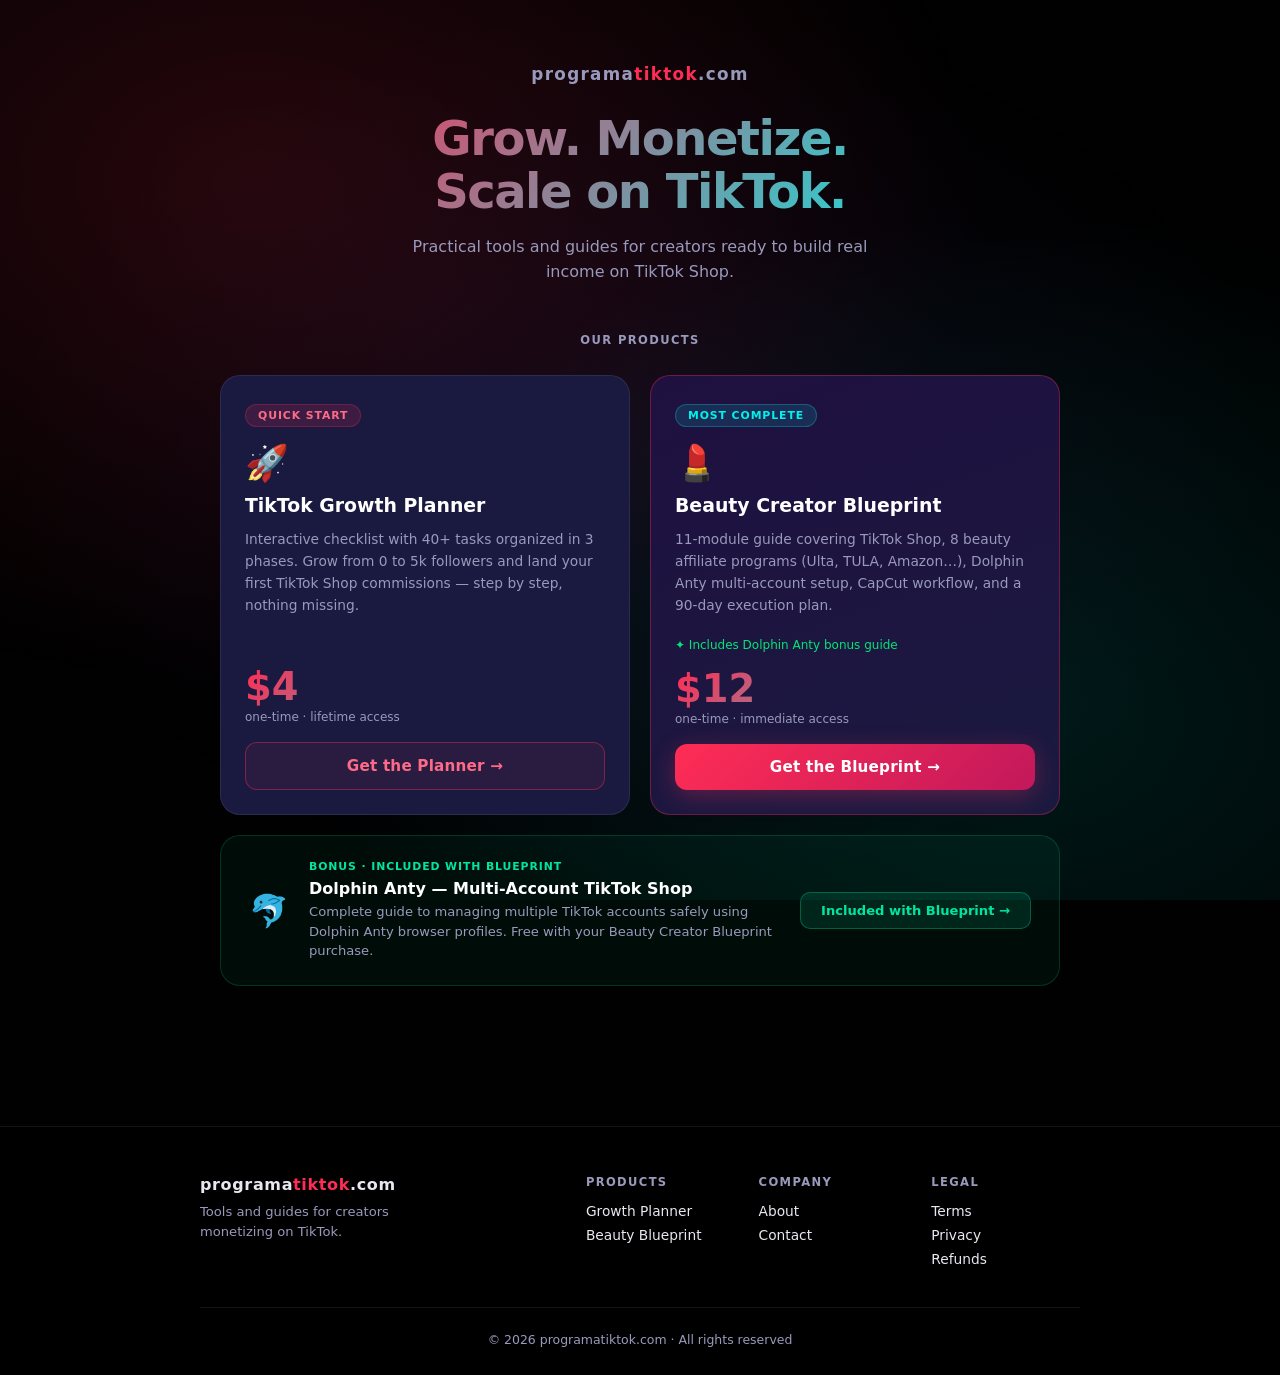
<file: index.html>
<!DOCTYPE html>
<html lang="en">
<head>
  <meta charset="UTF-8" />
  <meta name="viewport" content="width=device-width, initial-scale=1.0" />
  <script>
    // Redirect old GitHub Pages traffic to programatiktok.com
    if (location.hostname === 'vando90moraes.github.io') {
      var path = location.pathname.replace(/^\/programatiktok/, '') || '/';
      location.replace('https://programatiktok.com' + path + location.search + location.hash);
    }
  </script>
  <title>programatiktok — TikTok Creator Tools & Guides</title>
  <meta name="description" content="Tools and guides for creators who monetize on TikTok. TikTok Growth Planner ($4) and Beauty Creator Blueprint ($12) — affiliate income, TikTok Shop, Dolphin Anty.">
  <meta name="robots" content="index, follow">
  <link rel="canonical" href="https://programatiktok.com/">
  <meta property="og:type" content="website">
  <meta property="og:title" content="programatiktok — TikTok Creator Tools & Guides">
  <meta property="og:description" content="Tools and guides for creators who monetize on TikTok. Growth Planner $4 · Beauty Creator Blueprint $12.">
  <meta property="og:url" content="https://programatiktok.com/">
  <meta property="og:site_name" content="programatiktok">
  <style>
    :root {
      --pink: #ff2d55;
      --pink-light: #ff6b87;
      --cyan: #00f2ea;
      --dark: #010101;
      --card2: #1a1a40;
      --text: #e8e8f0;
      --muted: #9999bb;
      --green: #00e676;
      --yellow: #ffd600;
      --radius: 16px;
    }

    * { box-sizing: border-box; margin: 0; padding: 0; }

    body {
      background: var(--dark);
      color: var(--text);
      font-family: 'Segoe UI', system-ui, -apple-system, sans-serif;
      min-height: 100vh;
      overflow-x: hidden;
    }

    body::before {
      content: '';
      position: fixed;
      inset: 0;
      background:
        radial-gradient(ellipse at 20% 20%, rgba(255,45,85,.15) 0%, transparent 50%),
        radial-gradient(ellipse at 80% 80%, rgba(0,242,234,.10) 0%, transparent 50%),
        radial-gradient(ellipse at 50% 50%, rgba(124,77,255,.08) 0%, transparent 70%);
      pointer-events: none;
      z-index: 0;
    }

    .container {
      max-width: 880px;
      margin: 0 auto;
      padding: 0 20px 80px;
      position: relative;
      z-index: 1;
    }

    /* ── Header ── */
    header {
      text-align: center;
      padding: 64px 20px 48px;
    }

    .site-brand {
      font-size: 1.05rem;
      font-weight: 700;
      letter-spacing: .08em;
      text-transform: lowercase;
      color: var(--muted);
      margin-bottom: 28px;
    }
    .site-brand span { color: var(--pink); }

    .hero-title {
      font-size: clamp(2rem, 5vw, 3rem);
      font-weight: 900;
      background: linear-gradient(135deg, var(--pink), var(--cyan));
      -webkit-background-clip: text;
      -webkit-text-fill-color: transparent;
      background-clip: text;
      letter-spacing: -1.5px;
      line-height: 1.1;
      margin-bottom: 16px;
    }

    .hero-sub {
      font-size: 1rem;
      color: var(--muted);
      line-height: 1.6;
      max-width: 480px;
      margin: 0 auto;
    }

    /* ── Section label ── */
    .section-label {
      font-size: .72rem;
      font-weight: 700;
      letter-spacing: 1.4px;
      text-transform: uppercase;
      color: var(--muted);
      text-align: center;
      margin-bottom: 28px;
    }

    /* ── Product grid ── */
    .product-grid {
      display: grid;
      grid-template-columns: 1fr 1fr;
      gap: 20px;
      margin-bottom: 20px;
    }

    @media (max-width: 620px) {
      .product-grid { grid-template-columns: 1fr; }
    }

    /* ── Product card ── */
    .card {
      background: var(--card2);
      border: 1px solid rgba(255,255,255,.08);
      border-radius: 20px;
      padding: 28px 24px 24px;
      display: flex;
      flex-direction: column;
      position: relative;
      transition: border-color .2s, transform .2s;
    }
    .card:hover {
      border-color: rgba(255,45,85,.3);
      transform: translateY(-3px);
    }

    .card.featured {
      border-color: rgba(255,45,85,.35);
      background: linear-gradient(160deg, #1f1040 0%, #1a1a40 100%);
    }

    .card-eyebrow {
      display: inline-flex;
      align-items: center;
      gap: 6px;
      font-size: .68rem;
      font-weight: 700;
      letter-spacing: .9px;
      text-transform: uppercase;
      padding: 4px 12px;
      border-radius: 100px;
      margin-bottom: 18px;
      align-self: flex-start;
    }
    .eyebrow-pink {
      background: rgba(255,45,85,.15);
      color: var(--pink-light);
      border: 1px solid rgba(255,45,85,.25);
    }
    .eyebrow-cyan {
      background: rgba(0,242,234,.12);
      color: var(--cyan);
      border: 1px solid rgba(0,242,234,.25);
    }

    .card-icon {
      font-size: 2.2rem;
      margin-bottom: 14px;
      line-height: 1;
    }

    .card h2 {
      font-size: 1.18rem;
      font-weight: 800;
      color: #fff;
      line-height: 1.25;
      margin-bottom: 10px;
    }

    .card p {
      font-size: .86rem;
      color: var(--muted);
      line-height: 1.6;
      flex: 1;
      margin-bottom: 22px;
    }

    .card-includes {
      font-size: .75rem;
      color: var(--green);
      margin-bottom: 18px;
      display: flex;
      align-items: center;
      gap: 6px;
    }

    .card-price {
      font-size: 2.4rem;
      font-weight: 900;
      background: linear-gradient(135deg, var(--pink), var(--cyan));
      -webkit-background-clip: text;
      -webkit-text-fill-color: transparent;
      background-clip: text;
      line-height: 1;
      margin-bottom: 4px;
    }

    .card-price-note {
      font-size: .75rem;
      color: var(--muted);
      margin-bottom: 18px;
    }

    .btn {
      display: block;
      text-align: center;
      padding: 14px 20px;
      border-radius: 12px;
      font-size: .95rem;
      font-weight: 800;
      text-decoration: none;
      transition: transform .15s, box-shadow .15s;
      letter-spacing: .2px;
    }

    .btn-pink {
      background: linear-gradient(135deg, var(--pink), #c2185b);
      color: #fff;
      box-shadow: 0 6px 24px rgba(255,45,85,.3);
    }
    .btn-pink:hover {
      transform: translateY(-2px);
      box-shadow: 0 10px 32px rgba(255,45,85,.5);
    }

    .btn-outline {
      border: 1px solid rgba(255,45,85,.4);
      color: var(--pink-light);
      background: rgba(255,45,85,.07);
    }
    .btn-outline:hover {
      background: rgba(255,45,85,.14);
      transform: translateY(-2px);
    }

    /* ── Bonus card (full-width) ── */
    .bonus-card {
      background: rgba(0,229,160,.05);
      border: 1px solid rgba(0,229,160,.18);
      border-radius: 20px;
      padding: 24px 28px;
      display: flex;
      align-items: center;
      gap: 20px;
      margin-top: 0;
    }

    .bonus-icon {
      font-size: 2rem;
      flex-shrink: 0;
    }

    .bonus-body { flex: 1; }

    .bonus-eyebrow {
      font-size: .68rem;
      font-weight: 700;
      letter-spacing: .9px;
      text-transform: uppercase;
      color: #00e5a0;
      margin-bottom: 6px;
    }

    .bonus-body h3 {
      font-size: 1rem;
      font-weight: 700;
      color: #fff;
      margin-bottom: 4px;
    }

    .bonus-body p {
      font-size: .82rem;
      color: var(--muted);
      line-height: 1.5;
    }

    .btn-bonus {
      display: inline-block;
      padding: 10px 20px;
      border-radius: 10px;
      font-size: .82rem;
      font-weight: 700;
      text-decoration: none;
      white-space: nowrap;
      flex-shrink: 0;
      background: rgba(0,229,160,.12);
      border: 1px solid rgba(0,229,160,.3);
      color: #00e5a0;
      transition: background .15s, transform .15s;
    }
    .btn-bonus:hover {
      background: rgba(0,229,160,.2);
      transform: translateY(-2px);
    }

    @media (max-width: 480px) {
      .bonus-card { flex-direction: column; align-items: flex-start; }
      .btn-bonus { align-self: stretch; text-align: center; }
    }

    /* ── Footer ── */
    .hub-footer {
      position: relative;
      z-index: 1;
      border-top: 1px solid rgba(255,255,255,.08);
      background: rgba(0,0,0,.25);
      padding: 48px 24px 28px;
      margin-top: 60px;
    }
    .hub-footer-inner {
      display: grid;
      grid-template-columns: 1.4fr 2fr;
      gap: 40px;
      max-width: 880px;
      margin: 0 auto 32px;
    }
    .hub-footer-name {
      font-size: 1rem;
      font-weight: 700;
      letter-spacing: .04em;
      color: var(--text);
      text-transform: lowercase;
      margin-bottom: 8px;
    }
    .hub-footer-name span { color: var(--pink); }
    .hub-footer-tag {
      font-size: .82rem;
      color: var(--muted);
      line-height: 1.55;
      max-width: 260px;
    }
    .hub-footer-cols {
      display: grid;
      grid-template-columns: 1fr 1fr 1fr;
      gap: 24px;
    }
    .hub-footer-col h4 {
      font-size: .72rem;
      font-weight: 700;
      letter-spacing: .12em;
      text-transform: uppercase;
      color: var(--muted);
      margin-bottom: 14px;
    }
    .hub-footer-col a {
      display: block;
      font-size: .86rem;
      color: var(--text);
      text-decoration: none;
      margin-bottom: 8px;
      transition: color .15s;
    }
    .hub-footer-col a:hover { color: var(--pink-light); }
    .hub-footer-copy {
      max-width: 880px;
      margin: 0 auto;
      padding-top: 24px;
      border-top: 1px solid rgba(255,255,255,.08);
      text-align: center;
      font-size: .78rem;
      color: var(--muted);
    }
    @media (max-width: 640px) {
      .hub-footer-inner { grid-template-columns: 1fr; gap: 28px; }
      .hub-footer-cols { grid-template-columns: 1fr 1fr; gap: 20px; }
    }
  </style>
</head>
<body>

<div class="container">

  <header>
    <div class="site-brand">programa<span>tiktok</span>.com</div>
    <h1 class="hero-title">Grow. Monetize.<br>Scale on TikTok.</h1>
    <p class="hero-sub">Practical tools and guides for creators ready to build real income on TikTok Shop.</p>
  </header>

  <div class="section-label">Our Products</div>

  <div class="product-grid">

    <!-- TikTok Growth Planner -->
    <div class="card">
      <div class="card-eyebrow eyebrow-pink">Quick Start</div>
      <div class="card-icon">🚀</div>
      <h2>TikTok Growth Planner</h2>
      <p>Interactive checklist with 40+ tasks organized in 3 phases. Grow from 0 to 5k followers and land your first TikTok Shop commissions — step by step, nothing missing.</p>
      <div class="card-price">$4</div>
      <div class="card-price-note">one-time · lifetime access</div>
      <a href="/planner" class="btn btn-outline">Get the Planner →</a>
    </div>

    <!-- Beauty Creator Blueprint -->
    <div class="card featured">
      <div class="card-eyebrow eyebrow-cyan">Most Complete</div>
      <div class="card-icon">💄</div>
      <h2>Beauty Creator Blueprint</h2>
      <p>11-module guide covering TikTok Shop, 8 beauty affiliate programs (Ulta, TULA, Amazon…), Dolphin Anty multi-account setup, CapCut workflow, and a 90-day execution plan.</p>
      <div class="card-includes">✦ Includes Dolphin Anty bonus guide</div>
      <div class="card-price">$12</div>
      <div class="card-price-note">one-time · immediate access</div>
      <a href="/beauty-creator-course" class="btn btn-pink">Get the Blueprint →</a>
    </div>

  </div>

  <!-- Dolphin Anty Bonus -->
  <div class="bonus-card">
    <div class="bonus-icon">🐬</div>
    <div class="bonus-body">
      <div class="bonus-eyebrow">Bonus · Included with Blueprint</div>
      <h3>Dolphin Anty — Multi-Account TikTok Shop</h3>
      <p>Complete guide to managing multiple TikTok accounts safely using Dolphin Anty browser profiles. Free with your Beauty Creator Blueprint purchase.</p>
    </div>
    <a href="/beauty-creator-course" class="btn-bonus">Included with Blueprint →</a>
  </div>

</div>

<footer class="hub-footer">
  <div class="hub-footer-inner">
    <div class="hub-footer-brand">
      <div class="hub-footer-name">programa<span>tiktok</span>.com</div>
      <p class="hub-footer-tag">Tools and guides for creators monetizing on TikTok.</p>
    </div>
    <div class="hub-footer-cols">
      <div class="hub-footer-col">
        <h4>Products</h4>
        <a href="/planner">Growth Planner</a>
        <a href="/beauty-creator-course">Beauty Blueprint</a>
      </div>
      <div class="hub-footer-col">
        <h4>Company</h4>
        <a href="/about">About</a>
        <a href="mailto:hello@programatiktok.com">Contact</a>
      </div>
      <div class="hub-footer-col">
        <h4>Legal</h4>
        <a href="/terms">Terms</a>
        <a href="/privacy">Privacy</a>
        <a href="/refund">Refunds</a>
      </div>
    </div>
  </div>
  <div class="hub-footer-copy">© 2026 programatiktok.com · All rights reserved</div>
</footer>

</body>
</html>
</file>
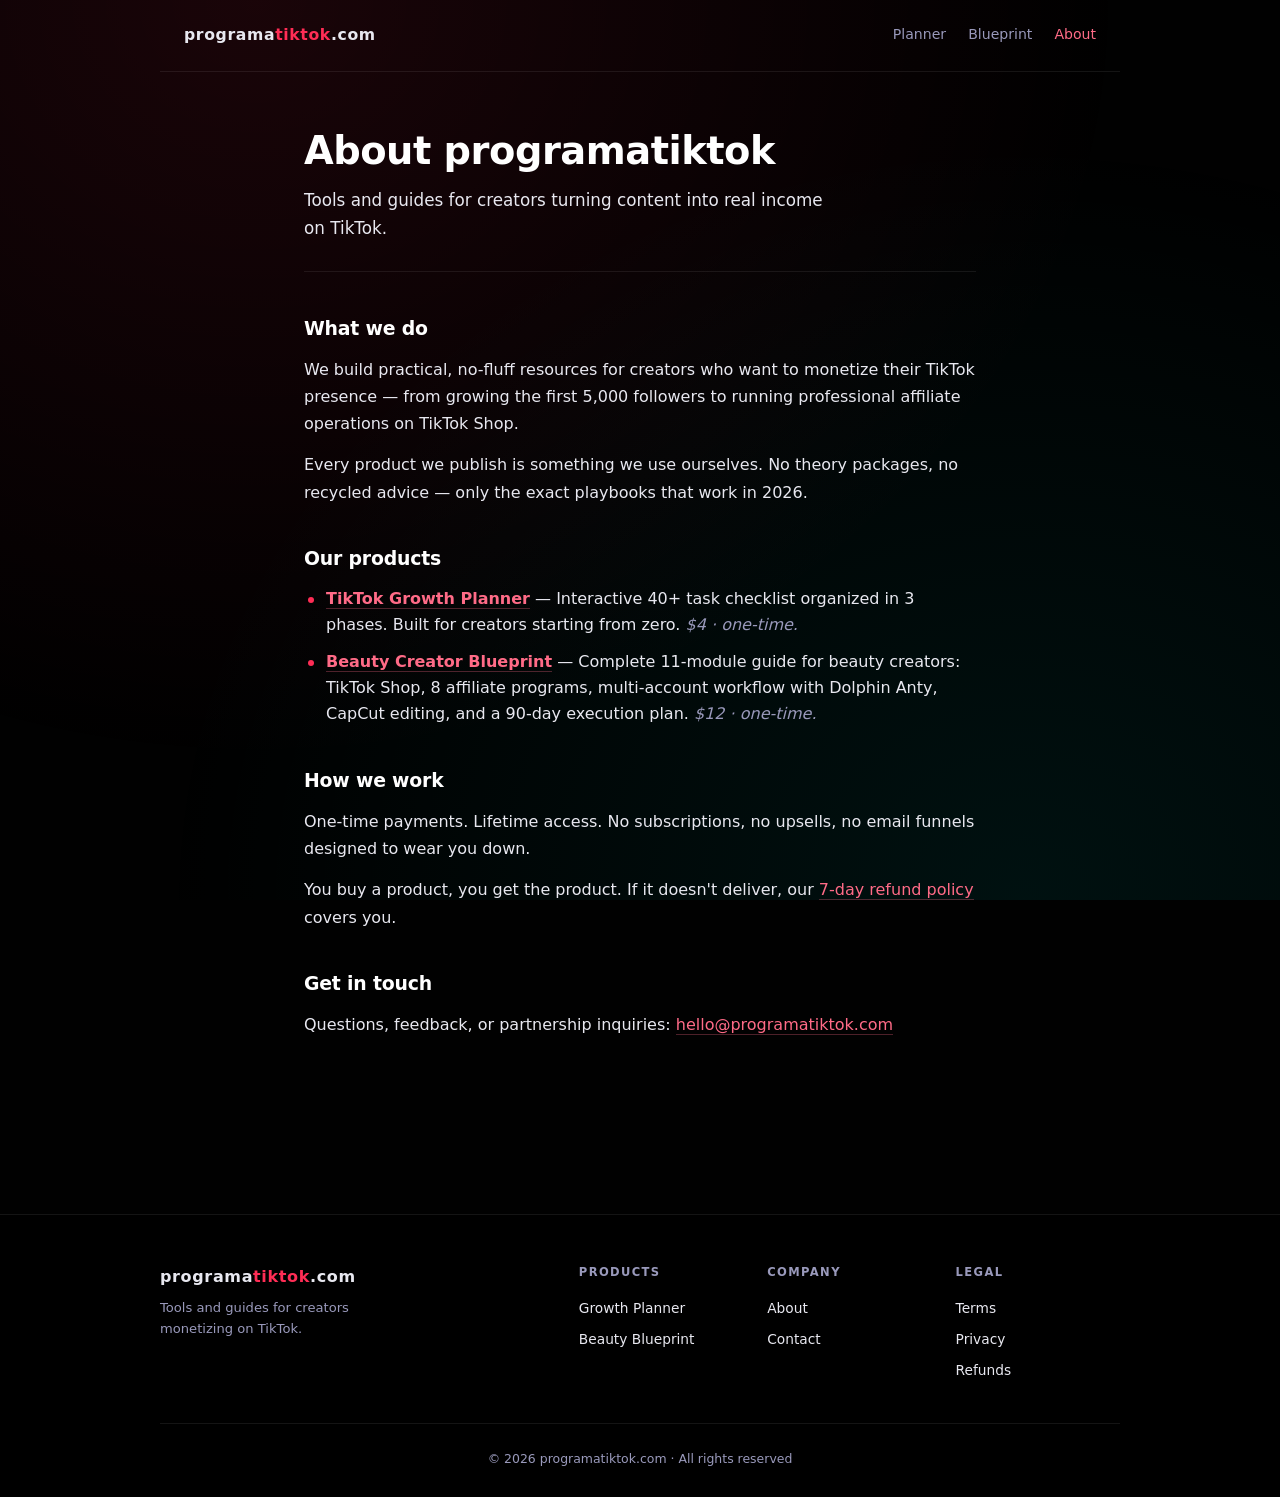
<file: about.html>
<!DOCTYPE html>
<html lang="en">
<head>
  <meta charset="UTF-8" />
  <meta name="viewport" content="width=device-width, initial-scale=1.0" />
  <script>
    if (location.hostname === 'vando90moraes.github.io') {
      var path = location.pathname.replace(/^\/programatiktok/, '') || '/';
      location.replace('https://programatiktok.com' + path + location.search + location.hash);
    }
  </script>
  <title>About — programatiktok.com</title>
  <meta name="description" content="About programatiktok.com — practical tools and guides for creators building real income on TikTok Shop and beauty affiliate programs.">
  <link rel="canonical" href="https://programatiktok.com/about">
  <meta name="robots" content="index, follow">
  <link rel="stylesheet" href="/site.css">
</head>
<body>

<nav class="topnav">
  <a href="/" class="topnav-brand">programa<span>tiktok</span>.com</a>
  <div class="topnav-links">
    <a href="/planner">Planner</a>
    <a href="/beauty-creator-course">Blueprint</a>
    <a href="/about" class="active">About</a>
  </div>
</nav>

<main class="doc">
  <header class="doc-header">
    <h1>About programatiktok</h1>
    <p class="doc-lede">Tools and guides for creators turning content into real income on TikTok.</p>
  </header>

  <section>
    <h2>What we do</h2>
    <p>We build practical, no-fluff resources for creators who want to monetize their TikTok presence — from growing the first 5,000 followers to running professional affiliate operations on TikTok Shop.</p>
    <p>Every product we publish is something we use ourselves. No theory packages, no recycled advice — only the exact playbooks that work in 2026.</p>
  </section>

  <section>
    <h2>Our products</h2>
    <ul class="doc-list">
      <li><strong><a href="/planner">TikTok Growth Planner</a></strong> — Interactive 40+ task checklist organized in 3 phases. Built for creators starting from zero. <em>$4 · one-time.</em></li>
      <li><strong><a href="/beauty-creator-course">Beauty Creator Blueprint</a></strong> — Complete 11-module guide for beauty creators: TikTok Shop, 8 affiliate programs, multi-account workflow with Dolphin Anty, CapCut editing, and a 90-day execution plan. <em>$12 · one-time.</em></li>
    </ul>
  </section>

  <section>
    <h2>How we work</h2>
    <p>One-time payments. Lifetime access. No subscriptions, no upsells, no email funnels designed to wear you down.</p>
    <p>You buy a product, you get the product. If it doesn't deliver, our <a href="/refund">7-day refund policy</a> covers you.</p>
  </section>

  <section>
    <h2>Get in touch</h2>
    <p>Questions, feedback, or partnership inquiries: <a href="mailto:hello@programatiktok.com">hello@programatiktok.com</a></p>
  </section>
</main>

<footer class="site-footer">
  <div class="footer-inner">
    <div class="footer-brand-block">
      <div class="footer-brand-name">programa<span>tiktok</span>.com</div>
      <p class="footer-tagline">Tools and guides for creators monetizing on TikTok.</p>
    </div>
    <div class="footer-cols">
      <div class="footer-col">
        <h4>Products</h4>
        <a href="/planner">Growth Planner</a>
        <a href="/beauty-creator-course">Beauty Blueprint</a>
      </div>
      <div class="footer-col">
        <h4>Company</h4>
        <a href="/about">About</a>
        <a href="mailto:hello@programatiktok.com">Contact</a>
      </div>
      <div class="footer-col">
        <h4>Legal</h4>
        <a href="/terms">Terms</a>
        <a href="/privacy">Privacy</a>
        <a href="/refund">Refunds</a>
      </div>
    </div>
  </div>
  <div class="footer-copyright">© 2026 programatiktok.com · All rights reserved</div>
</footer>

</body>
</html>
</file>
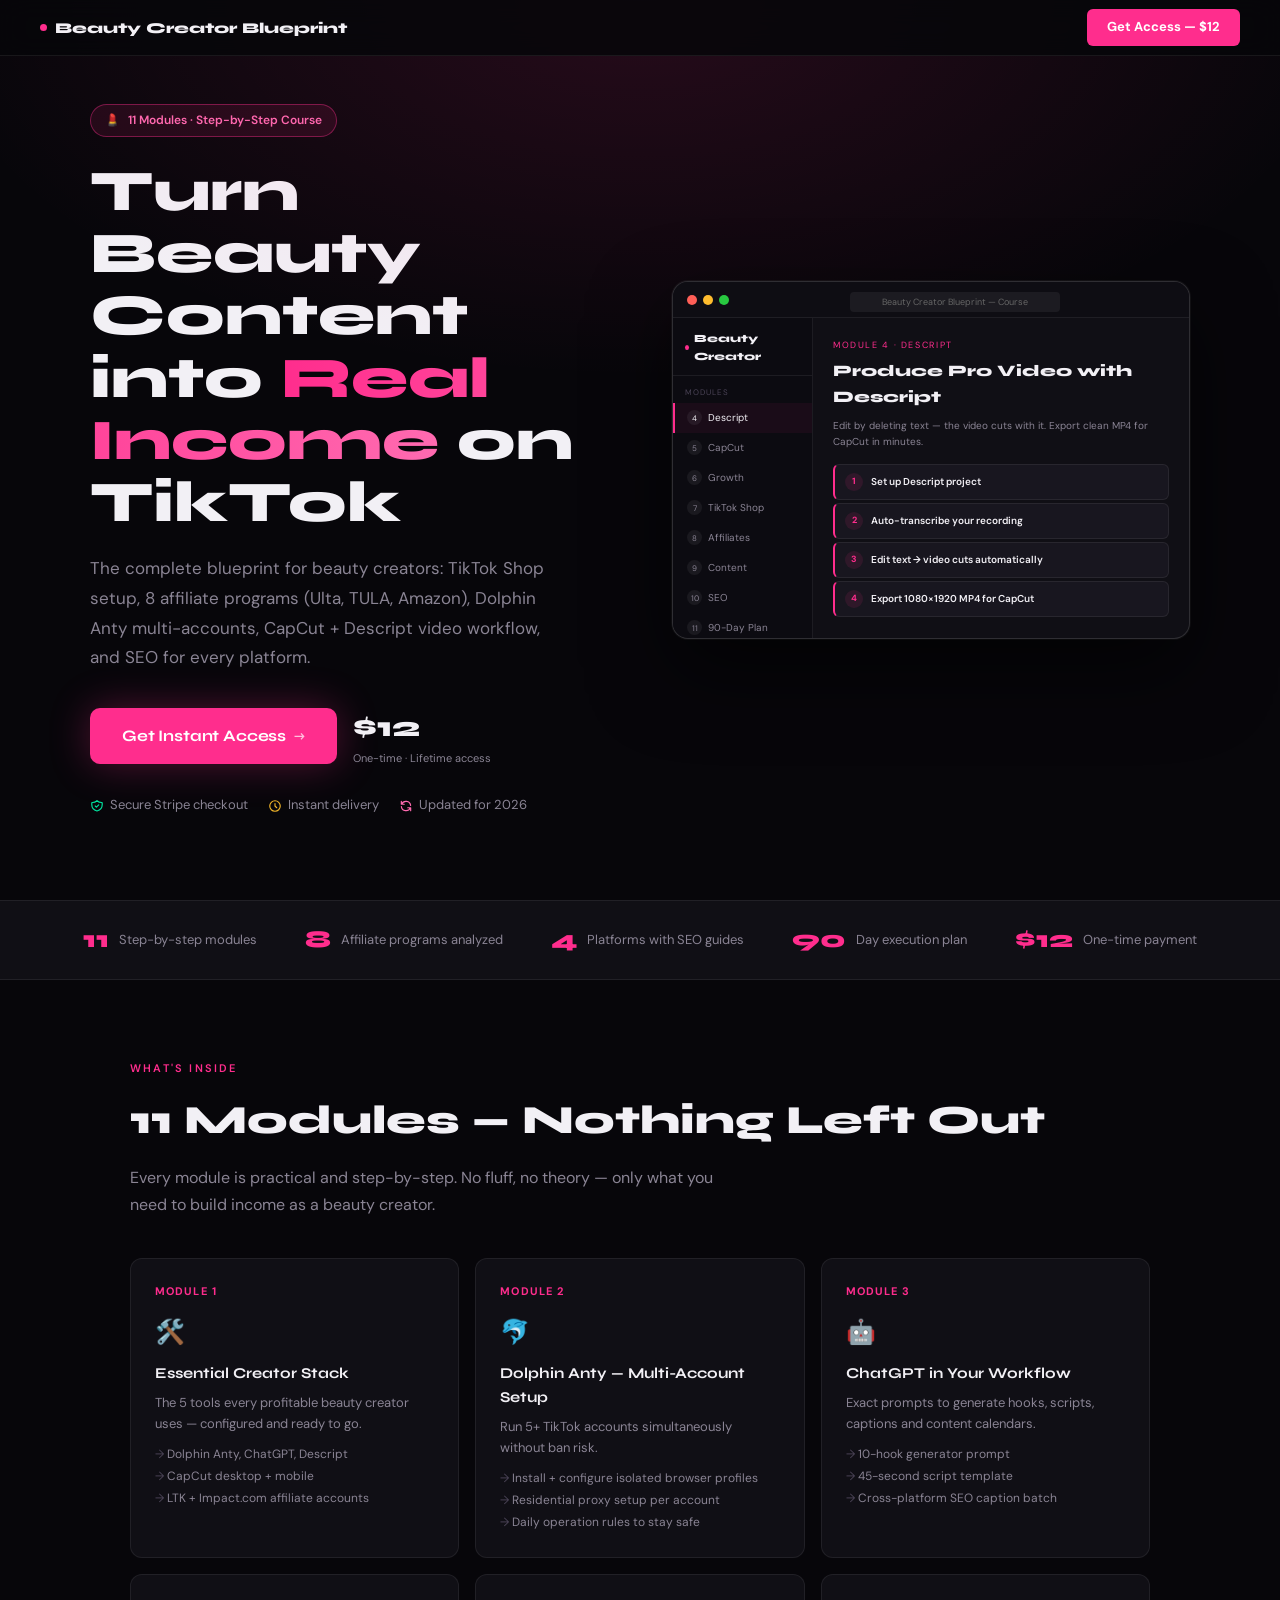
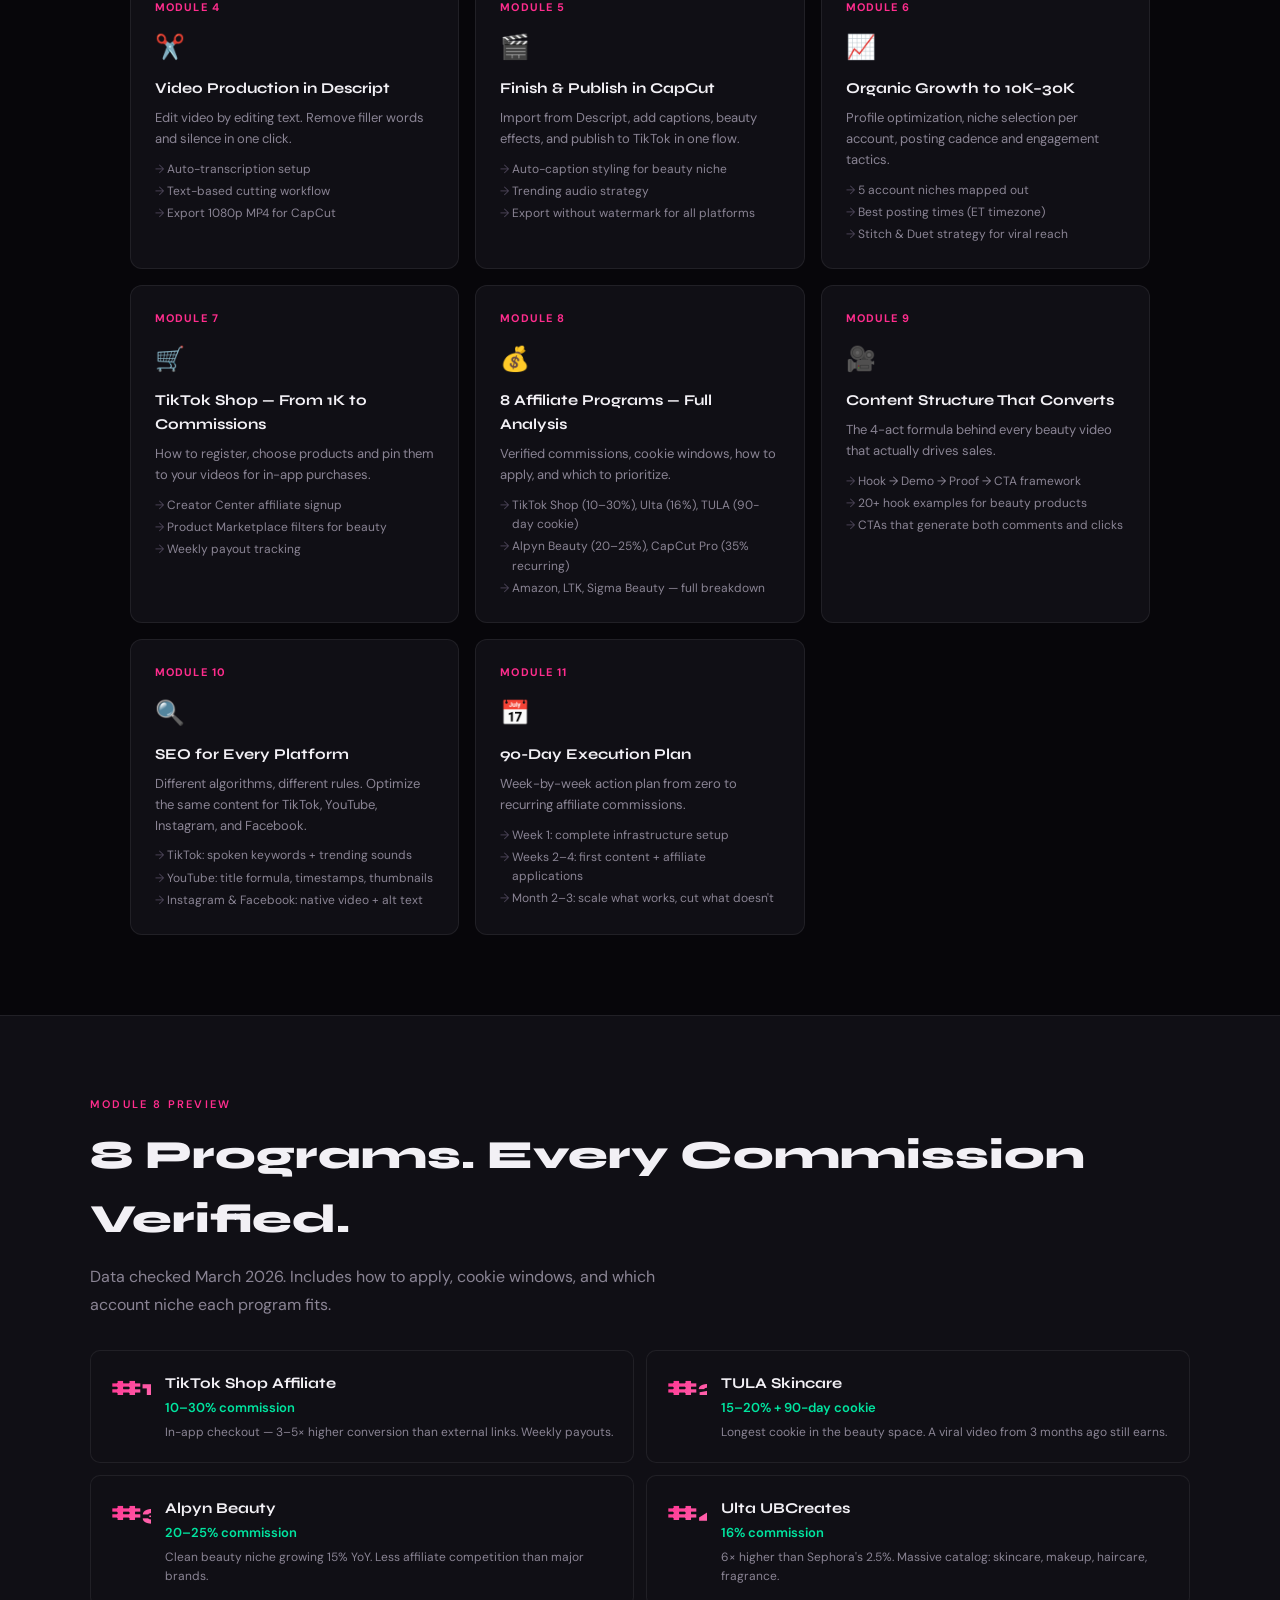
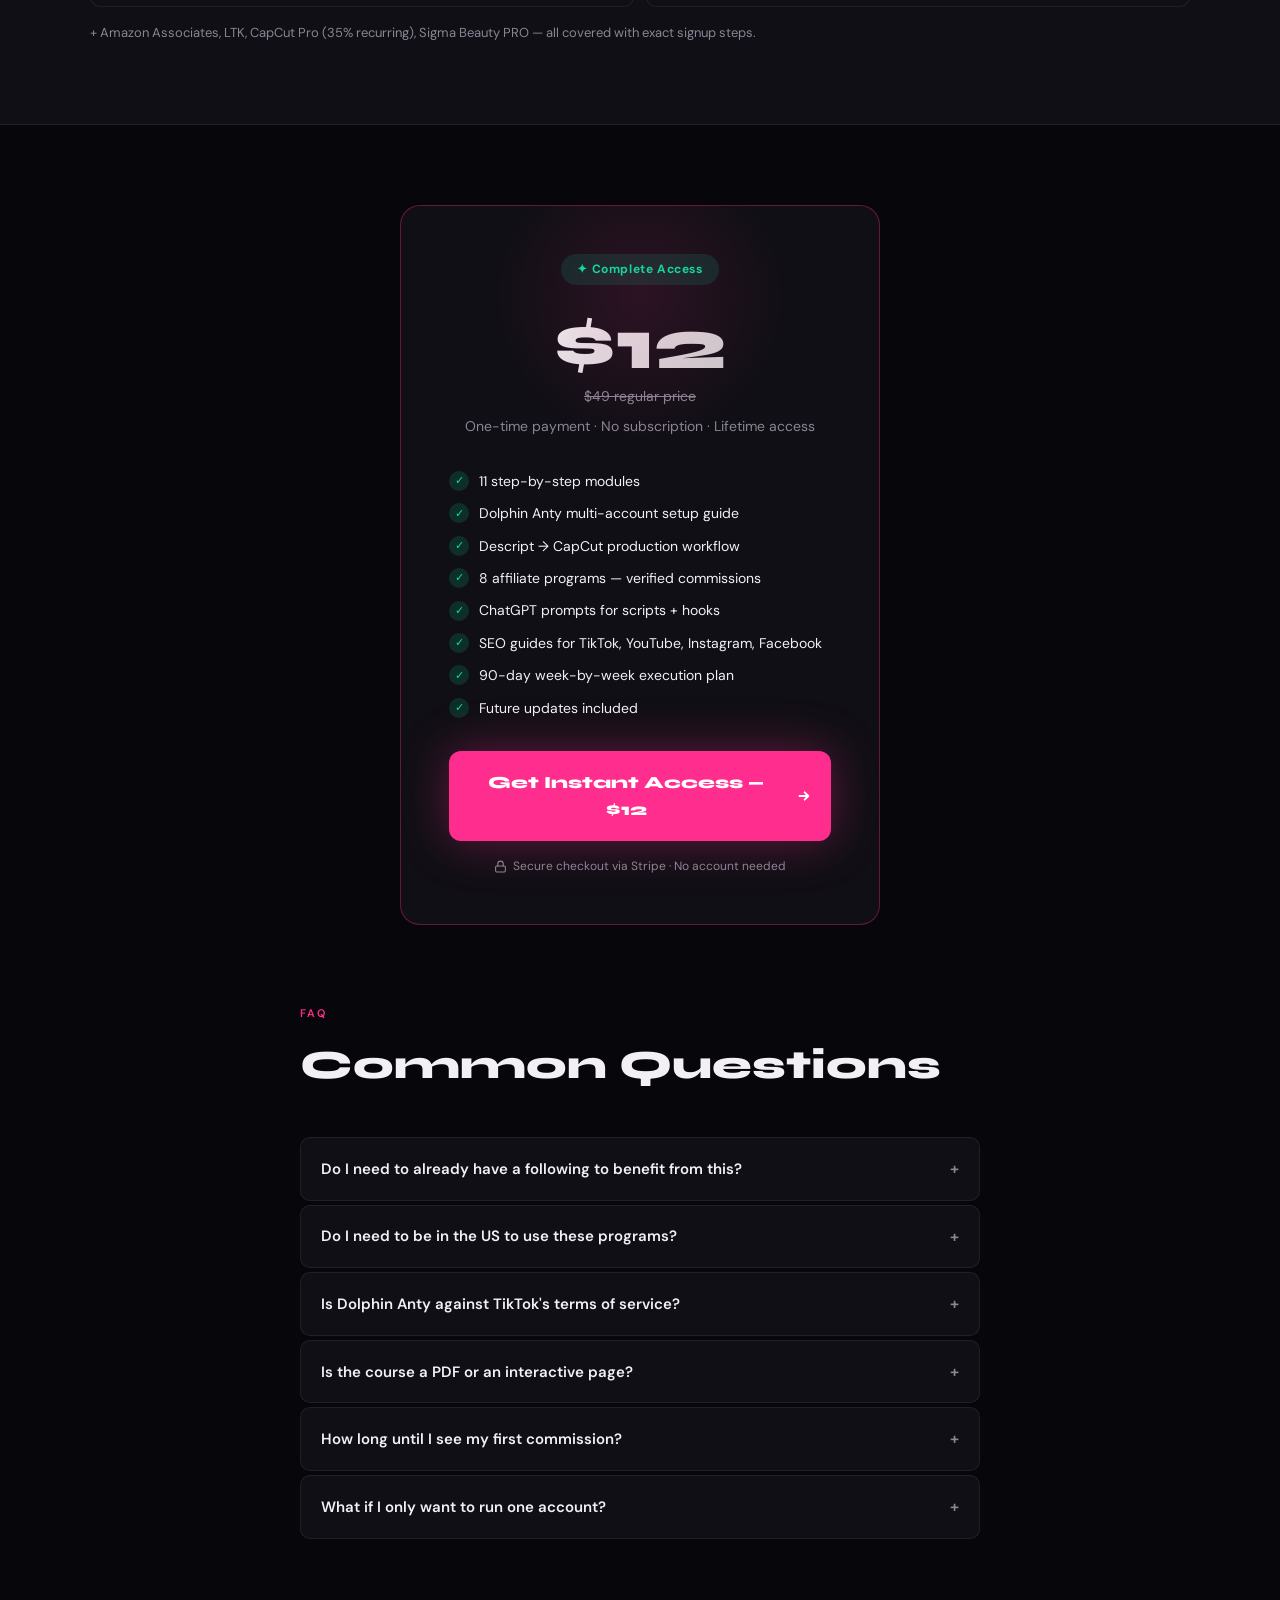
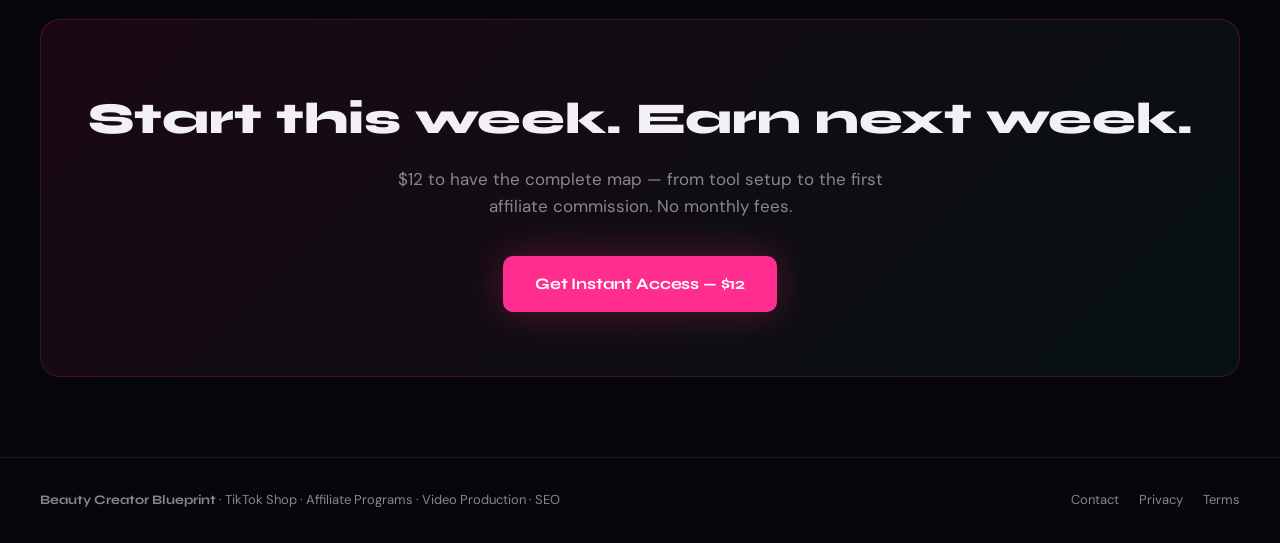
<file: beauty-creator-course.html>
<!DOCTYPE html>
<html lang="en">
<head>
<meta charset="UTF-8">
<meta name="viewport" content="width=device-width, initial-scale=1.0">
<script>
  if (location.hostname === 'vando90moraes.github.io') {
    var path = location.pathname.replace(/^\/programatiktok/, '') || '/';
    location.replace('https://programatiktok.com' + path + location.search + location.hash);
  }
</script>

<!-- ── SEO Core ── -->
<title>Beauty Creator Blueprint — TikTok Shop & Affiliate Income Course | $12</title>
<meta name="description" content="Step-by-step course to build a profitable beauty creator business on TikTok. Learn affiliate programs (Ulta, TULA, Amazon), Dolphin Anty multi-accounts, CapCut editing workflow, and SEO for every platform. $12 one-time.">
<meta name="keywords" content="beauty creator course, tiktok shop affiliate, ulta affiliate program, tula skincare affiliate, beauty influencer monetization, tiktok beauty monetization, dolphin anty tutorial, capcut beauty videos, beauty affiliate programs 2026, make money beauty tiktok">
<meta name="robots" content="index, follow">
<meta name="author" content="Beauty Creator Blueprint">
<link rel="canonical" href="https://programatiktok.com/beauty-creator-course">

<!-- ── Open Graph (Facebook, Pinterest, WhatsApp) ── -->
<meta property="og:type" content="product">
<meta property="og:title" content="Beauty Creator Blueprint — From Zero to Affiliate Income on TikTok">
<meta property="og:description" content="11-module course: Dolphin Anty setup, CapCut + Descript workflow, TikTok Shop, Ulta & TULA affiliate programs, and SEO for every platform. $12 one-time payment.">
<meta property="og:image" content="https://programatiktok.com/og-course.svg">
<meta property="og:url" content="https://programatiktok.com/beauty-creator-course">
<meta property="og:site_name" content="Beauty Creator Blueprint">
<meta property="product:price:amount" content="12.00">
<meta property="product:price:currency" content="USD">

<!-- ── Twitter Card ── -->
<meta name="twitter:card" content="summary_large_image">
<meta name="twitter:title" content="Beauty Creator Blueprint — $12 Course">
<meta name="twitter:description" content="TikTok Shop + 8 beauty affiliate programs + Dolphin Anty + CapCut workflow. Step-by-step, 11 modules.">
<meta name="twitter:image" content="https://programatiktok.com/og-course.svg">

<!-- ── Schema.org — Course ── -->
<script type="application/ld+json">
{
  "@context": "https://schema.org",
  "@type": "Course",
  "name": "Beauty Creator Blueprint",
  "description": "Complete step-by-step course for building a beauty creator business on TikTok. Covers affiliate programs (Ulta, TULA, Alpyn Beauty, Amazon), multi-account management with Dolphin Anty, video production with Descript and CapCut, organic growth strategies, and SEO for TikTok, YouTube, Instagram and Facebook.",
  "provider": {
    "@type": "Organization",
    "name": "Beauty Creator Blueprint"
  },
  "offers": {
    "@type": "Offer",
    "price": "12.00",
    "priceCurrency": "USD",
    "availability": "https://schema.org/InStock",
    "category": "Digital Course"
  },
  "hasCourseInstance": {
    "@type": "CourseInstance",
    "courseMode": "online",
    "courseWorkload": "PT3H"
  },
  "numberOfCredits": "11",
  "educationalLevel": "Beginner to Intermediate",
  "about": ["TikTok Marketing", "Affiliate Marketing", "Beauty Creator", "Social Media Monetization"],
  "teaches": ["TikTok Shop affiliate setup", "Dolphin Anty multi-account management", "CapCut video editing", "Beauty affiliate programs", "SEO for social media"],
  "inLanguage": "en"
}
</script>

<script type="application/ld+json">
{
  "@context": "https://schema.org",
  "@type": "FAQPage",
  "mainEntity": [
    {
      "@type": "Question",
      "name": "Do I need any experience to take this course?",
      "acceptedAnswer": {
        "@type": "Answer",
        "text": "No experience needed. The course is designed for complete beginners. You will learn profile setup, niche selection, how to reach 1K followers (required for TikTok Shop), and then step-by-step monetization."
      }
    },
    {
      "@type": "Question",
      "name": "Do I need to be in the US to use these affiliate programs?",
      "acceptedAnswer": {
        "@type": "Answer",
        "text": "Most programs (TikTok Shop Affiliate, TULA, Alpyn, Ulta UBCreates, CapCut) require a US-based account. Amazon Associates and LTK work globally with some restrictions. The course covers eligibility for each program individually."
      }
    },
    {
      "@type": "Question",
      "name": "Is Dolphin Anty against TikTok's terms of service?",
      "acceptedAnswer": {
        "@type": "Answer",
        "text": "TikTok allows multiple accounts. What it prohibits is using them to spam or manipulate. The course covers how to use separate accounts for separate niches — common among professional creators — and includes exact rules to stay within policy."
      }
    },
    {
      "@type": "Question",
      "name": "What format is the course?",
      "acceptedAnswer": {
        "@type": "Answer",
        "text": "It is a fully interactive web page — works in any browser on mobile and desktop. No app needed. All steps expand on click, a sidebar lets you navigate between the 11 modules, and everything is accessible instantly after purchase."
      }
    },
    {
      "@type": "Question",
      "name": "How long until I earn my first commission?",
      "acceptedAnswer": {
        "@type": "Answer",
        "text": "The fastest path is TikTok Shop — if you already have 1K+ followers, you can activate affiliate products this week and earn your first commission within days. The included 90-day plan maps realistic timelines for accounts starting from zero."
      }
    },
    {
      "@type": "Question",
      "name": "What if I only want to run one TikTok account?",
      "acceptedAnswer": {
        "@type": "Answer",
        "text": "The Dolphin Anty multi-account module is optional. All other modules — affiliate programs, CapCut editing, Descript workflow, SEO, and content strategy — apply to any creator regardless of how many accounts they manage."
      }
    }
  ]
}
</script>

<link href="https://fonts.googleapis.com/css2?family=Syne:wght@400;600;700;800&family=DM+Sans:ital,opsz,wght@0,9..40,300;0,9..40,400;0,9..40,500;1,9..40,400&display=swap" rel="stylesheet">
<style>
:root{
  --bg:#07060a;
  --surface:#100f15;
  --surface2:#18161f;
  --border:rgba(255,255,255,0.07);
  --border2:rgba(255,255,255,0.13);
  --pink:#ff2d8d;
  --pink2:#ff6ab0;
  --pink-dim:rgba(255,45,141,0.10);
  --gold:#f0b429;
  --teal:#00e5a0;
  --text:#f2f0f5;
  --muted:#8a8494;
  --muted2:#4a4356;
}
*{box-sizing:border-box;margin:0;padding:0;}
html{scroll-behavior:smooth;}
body{font-family:'DM Sans',sans-serif;background:var(--bg);color:var(--text);overflow-x:hidden;line-height:1.6;}

/* ── NAVBAR ── */
nav{
  position:fixed;top:0;left:0;right:0;z-index:100;
  height:56px;display:flex;align-items:center;justify-content:space-between;
  padding:0 40px;
  background:rgba(7,6,10,0.85);backdrop-filter:blur(12px);
  border-bottom:1px solid var(--border);
}
.nav-logo{font-family:'Syne',sans-serif;font-size:15px;font-weight:800;display:flex;align-items:center;gap:8px;}
.nav-dot{width:7px;height:7px;border-radius:50%;background:var(--pink);}
.nav-cta{
  padding:8px 20px;background:var(--pink);color:#fff;border-radius:6px;
  text-decoration:none;font-size:13px;font-weight:700;
  transition:opacity .15s;
}
.nav-cta:hover{opacity:.85;}

/* ── HERO ── */
.hero{
  min-height:100vh;display:flex;align-items:center;
  padding:100px 40px 80px;
  position:relative;overflow:hidden;
}
.hero-bg{
  position:absolute;inset:0;pointer-events:none;
  background:radial-gradient(ellipse 80% 60% at 50% 0%,rgba(255,45,141,0.13) 0%,transparent 70%);
}
.hero-grid{
  max-width:1100px;margin:0 auto;width:100%;
  display:grid;grid-template-columns:1fr 1fr;gap:64px;align-items:center;
}
.hero-badge{
  display:inline-flex;align-items:center;gap:8px;
  padding:6px 14px;border-radius:20px;
  border:1px solid rgba(255,45,141,0.4);background:var(--pink-dim);
  font-size:12px;color:var(--pink2);font-weight:600;margin-bottom:24px;
}
.hero h1{
  font-family:'Syne',sans-serif;
  font-size:clamp(36px,4.5vw,58px);
  font-weight:800;line-height:1.08;
  margin-bottom:20px;
}
.hero h1 .accent{
  background:linear-gradient(90deg,var(--pink),var(--pink2));
  -webkit-background-clip:text;-webkit-text-fill-color:transparent;
}
.hero-sub{font-size:17px;color:var(--muted);line-height:1.75;margin-bottom:32px;max-width:480px;}
.hero-actions{display:flex;align-items:center;gap:16px;flex-wrap:wrap;}
.btn-primary{
  display:inline-flex;align-items:center;gap:8px;
  padding:15px 32px;background:var(--pink);color:#fff;
  border-radius:10px;text-decoration:none;font-size:16px;font-weight:700;
  font-family:'Syne',sans-serif;transition:all .2s;letter-spacing:-.01em;
  box-shadow:0 0 40px rgba(255,45,141,0.3);
}
.btn-primary:hover{transform:translateY(-2px);box-shadow:0 4px 48px rgba(255,45,141,0.45);}
.price-tag{
  display:flex;flex-direction:column;
}
.price-tag .amount{font-family:'Syne',sans-serif;font-size:28px;font-weight:800;color:var(--text);}
.price-tag .note{font-size:11px;color:var(--muted);}
.hero-trust{display:flex;align-items:center;gap:20px;margin-top:28px;flex-wrap:wrap;}
.trust-item{display:flex;align-items:center;gap:6px;font-size:13px;color:var(--muted);}
.trust-item svg{flex-shrink:0;}

/* ── COURSE MOCKUP ── */
.mockup{
  background:var(--surface);border:1px solid var(--border2);
  border-radius:16px;overflow:hidden;
  box-shadow:0 32px 80px rgba(0,0,0,0.6), 0 0 0 1px rgba(255,255,255,0.05);
  position:relative;
}
.mockup-bar{
  height:36px;background:#0e0d13;display:flex;align-items:center;
  gap:6px;padding:0 14px;border-bottom:1px solid var(--border);
}
.mockup-dot{width:10px;height:10px;border-radius:50%;}
.mockup-body{display:flex;height:320px;}
.mockup-sidebar{
  width:140px;background:#0c0b11;border-right:1px solid var(--border);
  padding:12px 0;flex-shrink:0;
}
.mock-logo{padding:0 12px 10px;font-family:'Syne',sans-serif;font-size:11px;font-weight:800;color:var(--text);border-bottom:1px solid var(--border);display:flex;align-items:center;gap:5px;}
.mock-dot{width:5px;height:5px;border-radius:50%;background:var(--pink);}
.mock-section{padding:10px 12px 4px;font-size:8px;letter-spacing:.12em;text-transform:uppercase;color:var(--muted2);}
.mock-nav{display:flex;flex-direction:column;}
.mock-item{
  padding:7px 12px;font-size:10px;color:var(--muted);
  display:flex;align-items:center;gap:6px;border-left:2px solid transparent;
}
.mock-item.active{color:var(--text);border-left-color:var(--pink);background:rgba(255,45,141,0.06);}
.mock-item .mn{
  width:15px;height:15px;border-radius:50%;background:rgba(255,255,255,0.06);
  display:flex;align-items:center;justify-content:center;font-size:8px;flex-shrink:0;
}
.mockup-content{flex:1;padding:20px;overflow:hidden;}
.mock-eyebrow{font-size:9px;letter-spacing:.18em;text-transform:uppercase;color:var(--pink);margin-bottom:6px;}
.mock-h2{font-family:'Syne',sans-serif;font-size:16px;font-weight:800;margin-bottom:8px;}
.mock-desc{font-size:10px;color:var(--muted);margin-bottom:14px;line-height:1.6;}
.mock-steps{display:flex;flex-direction:column;gap:3px;}
.mock-step{
  background:var(--surface2);border:1px solid var(--border);
  border-radius:6px;padding:8px 10px;
  display:flex;align-items:center;gap:8px;
  border-left:2px solid var(--pink);
}
.mock-step-num{
  width:18px;height:18px;border-radius:50%;background:var(--pink-dim);
  color:var(--pink);display:flex;align-items:center;justify-content:center;
  font-size:9px;font-weight:700;flex-shrink:0;
}
.mock-step-text{font-size:10px;font-weight:600;}

/* ── SOCIAL PROOF STRIP ── */
.strip{
  background:var(--surface);border-top:1px solid var(--border);border-bottom:1px solid var(--border);
  padding:20px 40px;display:flex;justify-content:center;align-items:center;
  gap:48px;flex-wrap:wrap;
}
.strip-item{display:flex;align-items:center;gap:10px;}
.strip-num{font-family:'Syne',sans-serif;font-size:24px;font-weight:800;color:var(--pink);}
.strip-label{font-size:13px;color:var(--muted);}

/* ── SECTIONS ── */
.section{padding:80px 40px;max-width:1100px;margin:0 auto;}
.section-eyebrow{font-size:11px;letter-spacing:.2em;text-transform:uppercase;color:var(--pink);font-weight:600;margin-bottom:10px;}
.section-title{font-family:'Syne',sans-serif;font-size:clamp(28px,3.5vw,40px);font-weight:800;margin-bottom:12px;}
.section-sub{font-size:16px;color:var(--muted);max-width:600px;line-height:1.7;}

/* ── MODULES GRID ── */
.modules-grid{display:grid;grid-template-columns:repeat(3,1fr);gap:16px;margin-top:40px;}
.module-card{
  background:var(--surface);border:1px solid var(--border);
  border-radius:12px;padding:24px;
  transition:border-color .2s,transform .2s;
}
.module-card:hover{border-color:rgba(255,45,141,0.4);transform:translateY(-2px);}
.module-num{
  font-size:11px;font-weight:700;color:var(--pink);letter-spacing:.1em;
  margin-bottom:12px;
}
.module-icon{font-size:24px;margin-bottom:10px;}
.module-card h3{font-family:'Syne',sans-serif;font-size:15px;font-weight:700;margin-bottom:8px;}
.module-card p{font-size:13px;color:var(--muted);line-height:1.6;}
.module-card ul{margin-top:10px;padding-left:0;list-style:none;display:flex;flex-direction:column;gap:3px;}
.module-card ul li{font-size:12px;color:var(--muted);padding-left:12px;position:relative;}
.module-card ul li::before{content:'→';position:absolute;left:0;color:var(--muted2);}

/* ── AFFILIATE TABLE ── */
.aff-grid{display:grid;grid-template-columns:1fr 1fr;gap:12px;margin-top:32px;}
.aff-card{
  background:var(--surface);border:1px solid var(--border);
  border-radius:10px;padding:20px;display:flex;gap:14px;align-items:flex-start;
}
.aff-rank{
  font-family:'Syne',sans-serif;font-size:22px;font-weight:800;
  width:40px;flex-shrink:0;
  background:linear-gradient(135deg,var(--pink),var(--pink2));
  -webkit-background-clip:text;-webkit-text-fill-color:transparent;
}
.aff-name{font-family:'Syne',sans-serif;font-size:15px;font-weight:700;margin-bottom:3px;}
.aff-comm{font-size:13px;color:var(--teal);font-weight:600;margin-bottom:4px;}
.aff-desc{font-size:12px;color:var(--muted);}

/* ── PRICING ── */
.pricing-wrap{
  display:flex;justify-content:center;
  padding:80px 40px;
}
.pricing-card{
  background:var(--surface);border:1px solid rgba(255,45,141,0.35);
  border-radius:20px;padding:48px;width:100%;max-width:480px;
  text-align:center;position:relative;overflow:hidden;
}
.pricing-card::before{
  content:'';position:absolute;top:-60px;left:50%;transform:translateX(-50%);
  width:300px;height:300px;border-radius:50%;
  background:radial-gradient(circle,rgba(255,45,141,0.12),transparent 70%);
  pointer-events:none;
}
.pricing-badge{
  display:inline-block;padding:6px 16px;border-radius:20px;
  background:rgba(0,229,160,0.12);color:var(--teal);
  font-size:12px;font-weight:700;letter-spacing:.05em;margin-bottom:24px;
}
.pricing-amount{
  font-family:'Syne',sans-serif;font-size:72px;font-weight:800;
  line-height:1;margin-bottom:4px;
  background:linear-gradient(135deg,#fff,rgba(255,255,255,0.7));
  -webkit-background-clip:text;-webkit-text-fill-color:transparent;
}
.pricing-orig{font-size:14px;color:var(--muted);text-decoration:line-through;margin-bottom:8px;}
.pricing-note{font-size:14px;color:var(--muted);margin-bottom:32px;}
.pricing-includes{text-align:left;margin-bottom:32px;display:flex;flex-direction:column;gap:10px;}
.pricing-item{display:flex;align-items:center;gap:10px;font-size:14px;}
.pricing-item .check{
  width:20px;height:20px;border-radius:50%;background:rgba(0,229,160,0.15);
  color:var(--teal);display:flex;align-items:center;justify-content:center;
  font-size:11px;flex-shrink:0;
}
.btn-buy{
  display:flex;align-items:center;justify-content:center;gap:10px;
  width:100%;padding:18px;background:var(--pink);color:#fff;
  border-radius:12px;text-decoration:none;font-size:17px;font-weight:800;
  font-family:'Syne',sans-serif;transition:all .2s;
  box-shadow:0 0 48px rgba(255,45,141,0.35);
}
.btn-buy:hover{transform:translateY(-2px);box-shadow:0 6px 56px rgba(255,45,141,0.5);}
.pricing-secure{display:flex;align-items:center;justify-content:center;gap:6px;margin-top:16px;font-size:12px;color:var(--muted);}

/* ── FAQ ── */
.faq-list{margin-top:40px;display:flex;flex-direction:column;gap:4px;max-width:720px;}
.faq-item{background:var(--surface);border:1px solid var(--border);border-radius:10px;overflow:hidden;}
.faq-q{
  padding:18px 20px;cursor:pointer;font-size:15px;font-weight:600;
  display:flex;justify-content:space-between;align-items:center;
  transition:background .15s;
}
.faq-q:hover{background:var(--surface2);}
.faq-icon{font-size:16px;color:var(--muted);transition:transform .2s;flex-shrink:0;margin-left:12px;}
.faq-a{max-height:0;overflow:hidden;transition:max-height .3s ease,padding .3s;font-size:14px;color:var(--muted);line-height:1.7;padding:0 20px;}
.faq-a.open{max-height:300px;padding:0 20px 18px;}

/* ── CTA FINAL ── */
.cta-final{
  background:linear-gradient(135deg,rgba(255,45,141,0.08),rgba(0,229,160,0.05));
  border:1px solid rgba(255,45,141,0.2);
  border-radius:20px;padding:64px 40px;text-align:center;
  margin:0 40px 80px;
}
.cta-final h2{font-family:'Syne',sans-serif;font-size:clamp(28px,4vw,44px);font-weight:800;margin-bottom:12px;}
.cta-final p{font-size:17px;color:var(--muted);margin-bottom:36px;max-width:500px;margin-left:auto;margin-right:auto;}

/* ── FOOTER ── */
footer{
  border-top:1px solid var(--border);
  padding:32px 40px;display:flex;justify-content:space-between;align-items:center;
  font-size:13px;color:var(--muted);flex-wrap:wrap;gap:12px;
}
footer a{color:var(--muted);text-decoration:none;}
footer a:hover{color:var(--text);}

/* ── RESPONSIVE ── */
@media(max-width:860px){
  .hero-grid{grid-template-columns:1fr;gap:40px;}
  .mockup{display:none;}
  .modules-grid{grid-template-columns:1fr 1fr;}
  .aff-grid{grid-template-columns:1fr;}
  nav{padding:0 20px;}
  .hero{padding:90px 20px 60px;}
  .section{padding:60px 20px;}
  .cta-final{margin:0 20px 60px;padding:48px 24px;}
  footer{padding:24px 20px;}
  .strip{gap:24px;padding:20px;}
}
@media(max-width:560px){
  .modules-grid{grid-template-columns:1fr;}
  .hero-trust{flex-direction:column;align-items:flex-start;gap:10px;}
}
</style>
</head>
<body>

<!-- NAVBAR -->
<nav>
  <div class="nav-logo"><span class="nav-dot"></span> Beauty Creator Blueprint</div>
  <a href="#buy" class="nav-cta">Get Access — $12</a>
</nav>

<!-- HERO -->
<section class="hero">
  <div class="hero-bg"></div>
  <div class="hero-grid">
    <div>
      <div class="hero-badge">
        <span>💄</span> 11 Modules · Step-by-Step Course
      </div>
      <h1>Turn Beauty Content into <span class="accent">Real Income</span> on TikTok</h1>
      <p class="hero-sub">The complete blueprint for beauty creators: TikTok Shop setup, 8 affiliate programs (Ulta, TULA, Amazon), Dolphin Anty multi-accounts, CapCut + Descript video workflow, and SEO for every platform.</p>
      <div class="hero-actions">
        <a href="#buy" class="btn-primary">
          <span>Get Instant Access</span>
          <span style="opacity:.7;font-size:13px;">→</span>
        </a>
        <div class="price-tag">
          <span class="amount">$12</span>
          <span class="note">One-time · Lifetime access</span>
        </div>
      </div>
      <div class="hero-trust">
        <div class="trust-item">
          <svg width="14" height="14" fill="none" viewBox="0 0 24 24"><path d="M9 12l2 2 4-4m5.618-4.016A11.955 11.955 0 0112 2.944a11.955 11.955 0 01-8.618 3.04A12.02 12.02 0 003 9c0 5.591 3.824 10.29 9 11.622 5.176-1.332 9-6.03 9-11.622 0-1.042-.133-2.052-.382-3.016z" stroke="#00e5a0" stroke-width="2" stroke-linecap="round" stroke-linejoin="round"/></svg>
          Secure Stripe checkout
        </div>
        <div class="trust-item">
          <svg width="14" height="14" fill="none" viewBox="0 0 24 24"><path d="M12 8v4l3 3m6-3a9 9 0 11-18 0 9 9 0 0118 0z" stroke="#f0b429" stroke-width="2" stroke-linecap="round" stroke-linejoin="round"/></svg>
          Instant delivery
        </div>
        <div class="trust-item">
          <svg width="14" height="14" fill="none" viewBox="0 0 24 24"><path d="M4 4v5h.582m15.356 2A8.001 8.001 0 004.582 9m0 0H9m11 11v-5h-.581m0 0a8.003 8.003 0 01-15.357-2m15.357 2H15" stroke="#ff6ab0" stroke-width="2" stroke-linecap="round" stroke-linejoin="round"/></svg>
          Updated for 2026
        </div>
      </div>
    </div>

    <!-- COURSE MOCKUP (CSS only) -->
    <div class="mockup" aria-hidden="true">
      <div class="mockup-bar">
        <div class="mockup-dot" style="background:#ff5f57;"></div>
        <div class="mockup-dot" style="background:#febc2e;"></div>
        <div class="mockup-dot" style="background:#28c840;"></div>
        <div style="flex:1;text-align:center;">
          <div style="display:inline-block;background:rgba(255,255,255,0.06);border-radius:4px;padding:3px 32px;font-size:9px;color:#666;">Beauty Creator Blueprint — Course</div>
        </div>
      </div>
      <div class="mockup-body">
        <div class="mockup-sidebar">
          <div class="mock-logo"><span class="mock-dot"></span> Beauty Creator</div>
          <div class="mock-section">Modules</div>
          <div class="mock-nav">
            <div class="mock-item active"><span class="mn">4</span>Descript</div>
            <div class="mock-item"><span class="mn">5</span>CapCut</div>
            <div class="mock-item"><span class="mn">6</span>Growth</div>
            <div class="mock-item"><span class="mn">7</span>TikTok Shop</div>
            <div class="mock-item"><span class="mn">8</span>Affiliates</div>
            <div class="mock-item"><span class="mn">9</span>Content</div>
            <div class="mock-item"><span class="mn">10</span>SEO</div>
            <div class="mock-item"><span class="mn">11</span>90-Day Plan</div>
          </div>
        </div>
        <div class="mockup-content">
          <div class="mock-eyebrow">Module 4 · Descript</div>
          <div class="mock-h2">Produce Pro Video with Descript</div>
          <div class="mock-desc">Edit by deleting text — the video cuts with it. Export clean MP4 for CapCut in minutes.</div>
          <div class="mock-steps">
            <div class="mock-step"><div class="mock-step-num">1</div><div class="mock-step-text">Set up Descript project</div></div>
            <div class="mock-step"><div class="mock-step-num">2</div><div class="mock-step-text">Auto-transcribe your recording</div></div>
            <div class="mock-step"><div class="mock-step-num">3</div><div class="mock-step-text">Edit text → video cuts automatically</div></div>
            <div class="mock-step"><div class="mock-step-num">4</div><div class="mock-step-text">Export 1080×1920 MP4 for CapCut</div></div>
          </div>
        </div>
      </div>
    </div>
  </div>
</section>

<!-- STRIP -->
<div class="strip">
  <div class="strip-item">
    <span class="strip-num">11</span>
    <span class="strip-label">Step-by-step modules</span>
  </div>
  <div class="strip-item">
    <span class="strip-num">8</span>
    <span class="strip-label">Affiliate programs analyzed</span>
  </div>
  <div class="strip-item">
    <span class="strip-num">4</span>
    <span class="strip-label">Platforms with SEO guides</span>
  </div>
  <div class="strip-item">
    <span class="strip-num">90</span>
    <span class="strip-label">Day execution plan</span>
  </div>
  <div class="strip-item">
    <span class="strip-num">$12</span>
    <span class="strip-label">One-time payment</span>
  </div>
</div>

<!-- WHAT'S INSIDE -->
<div style="padding:80px 40px 0;max-width:1100px;margin:0 auto;">
  <p class="section-eyebrow">What's inside</p>
  <h2 class="section-title">11 Modules — Nothing Left Out</h2>
  <p class="section-sub">Every module is practical and step-by-step. No fluff, no theory — only what you need to build income as a beauty creator.</p>
</div>
<div style="padding:0 40px 80px;max-width:1100px;margin:0 auto;">
  <div class="modules-grid">

    <div class="module-card">
      <div class="module-num">MODULE 1</div>
      <div class="module-icon">🛠️</div>
      <h3>Essential Creator Stack</h3>
      <p>The 5 tools every profitable beauty creator uses — configured and ready to go.</p>
      <ul>
        <li>Dolphin Anty, ChatGPT, Descript</li>
        <li>CapCut desktop + mobile</li>
        <li>LTK + Impact.com affiliate accounts</li>
      </ul>
    </div>

    <div class="module-card">
      <div class="module-num">MODULE 2</div>
      <div class="module-icon">🐬</div>
      <h3>Dolphin Anty — Multi-Account Setup</h3>
      <p>Run 5+ TikTok accounts simultaneously without ban risk.</p>
      <ul>
        <li>Install + configure isolated browser profiles</li>
        <li>Residential proxy setup per account</li>
        <li>Daily operation rules to stay safe</li>
      </ul>
    </div>

    <div class="module-card">
      <div class="module-num">MODULE 3</div>
      <div class="module-icon">🤖</div>
      <h3>ChatGPT in Your Workflow</h3>
      <p>Exact prompts to generate hooks, scripts, captions and content calendars.</p>
      <ul>
        <li>10-hook generator prompt</li>
        <li>45-second script template</li>
        <li>Cross-platform SEO caption batch</li>
      </ul>
    </div>

    <div class="module-card">
      <div class="module-num">MODULE 4</div>
      <div class="module-icon">✂️</div>
      <h3>Video Production in Descript</h3>
      <p>Edit video by editing text. Remove filler words and silence in one click.</p>
      <ul>
        <li>Auto-transcription setup</li>
        <li>Text-based cutting workflow</li>
        <li>Export 1080p MP4 for CapCut</li>
      </ul>
    </div>

    <div class="module-card">
      <div class="module-num">MODULE 5</div>
      <div class="module-icon">🎬</div>
      <h3>Finish & Publish in CapCut</h3>
      <p>Import from Descript, add captions, beauty effects, and publish to TikTok in one flow.</p>
      <ul>
        <li>Auto-caption styling for beauty niche</li>
        <li>Trending audio strategy</li>
        <li>Export without watermark for all platforms</li>
      </ul>
    </div>

    <div class="module-card">
      <div class="module-num">MODULE 6</div>
      <div class="module-icon">📈</div>
      <h3>Organic Growth to 10K–30K</h3>
      <p>Profile optimization, niche selection per account, posting cadence and engagement tactics.</p>
      <ul>
        <li>5 account niches mapped out</li>
        <li>Best posting times (ET timezone)</li>
        <li>Stitch & Duet strategy for viral reach</li>
      </ul>
    </div>

    <div class="module-card">
      <div class="module-num">MODULE 7</div>
      <div class="module-icon">🛒</div>
      <h3>TikTok Shop — From 1K to Commissions</h3>
      <p>How to register, choose products and pin them to your videos for in-app purchases.</p>
      <ul>
        <li>Creator Center affiliate signup</li>
        <li>Product Marketplace filters for beauty</li>
        <li>Weekly payout tracking</li>
      </ul>
    </div>

    <div class="module-card">
      <div class="module-num">MODULE 8</div>
      <div class="module-icon">💰</div>
      <h3>8 Affiliate Programs — Full Analysis</h3>
      <p>Verified commissions, cookie windows, how to apply, and which to prioritize.</p>
      <ul>
        <li>TikTok Shop (10–30%), Ulta (16%), TULA (90-day cookie)</li>
        <li>Alpyn Beauty (20–25%), CapCut Pro (35% recurring)</li>
        <li>Amazon, LTK, Sigma Beauty — full breakdown</li>
      </ul>
    </div>

    <div class="module-card">
      <div class="module-num">MODULE 9</div>
      <div class="module-icon">🎥</div>
      <h3>Content Structure That Converts</h3>
      <p>The 4-act formula behind every beauty video that actually drives sales.</p>
      <ul>
        <li>Hook → Demo → Proof → CTA framework</li>
        <li>20+ hook examples for beauty products</li>
        <li>CTAs that generate both comments and clicks</li>
      </ul>
    </div>

    <div class="module-card">
      <div class="module-num">MODULE 10</div>
      <div class="module-icon">🔍</div>
      <h3>SEO for Every Platform</h3>
      <p>Different algorithms, different rules. Optimize the same content for TikTok, YouTube, Instagram, and Facebook.</p>
      <ul>
        <li>TikTok: spoken keywords + trending sounds</li>
        <li>YouTube: title formula, timestamps, thumbnails</li>
        <li>Instagram & Facebook: native video + alt text</li>
      </ul>
    </div>

    <div class="module-card" style="grid-column:span 1;">
      <div class="module-num">MODULE 11</div>
      <div class="module-icon">📅</div>
      <h3>90-Day Execution Plan</h3>
      <p>Week-by-week action plan from zero to recurring affiliate commissions.</p>
      <ul>
        <li>Week 1: complete infrastructure setup</li>
        <li>Weeks 2–4: first content + affiliate applications</li>
        <li>Month 2–3: scale what works, cut what doesn't</li>
      </ul>
    </div>

  </div>
</div>

<!-- AFFILIATE SECTION -->
<div style="background:var(--surface);border-top:1px solid var(--border);border-bottom:1px solid var(--border);padding:80px 40px;">
  <div style="max-width:1100px;margin:0 auto;">
    <p class="section-eyebrow">Module 8 Preview</p>
    <h2 class="section-title">8 Programs. Every Commission Verified.</h2>
    <p class="section-sub">Data checked March 2026. Includes how to apply, cookie windows, and which account niche each program fits.</p>
    <div class="aff-grid">
      <div class="aff-card">
        <div class="aff-rank">#1</div>
        <div>
          <div class="aff-name">TikTok Shop Affiliate</div>
          <div class="aff-comm">10–30% commission</div>
          <div class="aff-desc">In-app checkout — 3–5× higher conversion than external links. Weekly payouts.</div>
        </div>
      </div>
      <div class="aff-card">
        <div class="aff-rank">#2</div>
        <div>
          <div class="aff-name">TULA Skincare</div>
          <div class="aff-comm">15–20% + 90-day cookie</div>
          <div class="aff-desc">Longest cookie in the beauty space. A viral video from 3 months ago still earns.</div>
        </div>
      </div>
      <div class="aff-card">
        <div class="aff-rank">#3</div>
        <div>
          <div class="aff-name">Alpyn Beauty</div>
          <div class="aff-comm">20–25% commission</div>
          <div class="aff-desc">Clean beauty niche growing 15% YoY. Less affiliate competition than major brands.</div>
        </div>
      </div>
      <div class="aff-card">
        <div class="aff-rank">#4</div>
        <div>
          <div class="aff-name">Ulta UBCreates</div>
          <div class="aff-comm">16% commission</div>
          <div class="aff-desc">6× higher than Sephora's 2.5%. Massive catalog: skincare, makeup, haircare, fragrance.</div>
        </div>
      </div>
    </div>
    <p style="font-size:13px;color:var(--muted);margin-top:16px;">+ Amazon Associates, LTK, CapCut Pro (35% recurring), Sigma Beauty PRO — all covered with exact signup steps.</p>
  </div>
</div>

<!-- PRICING -->
<div class="pricing-wrap" id="buy">
  <div class="pricing-card">
    <div class="pricing-badge">✦ Complete Access</div>
    <div class="pricing-amount">$12</div>
    <div class="pricing-orig">$49 regular price</div>
    <div class="pricing-note">One-time payment · No subscription · Lifetime access</div>

    <div class="pricing-includes">
      <div class="pricing-item"><div class="check">✓</div>11 step-by-step modules</div>
      <div class="pricing-item"><div class="check">✓</div>Dolphin Anty multi-account setup guide</div>
      <div class="pricing-item"><div class="check">✓</div>Descript → CapCut production workflow</div>
      <div class="pricing-item"><div class="check">✓</div>8 affiliate programs — verified commissions</div>
      <div class="pricing-item"><div class="check">✓</div>ChatGPT prompts for scripts + hooks</div>
      <div class="pricing-item"><div class="check">✓</div>SEO guides for TikTok, YouTube, Instagram, Facebook</div>
      <div class="pricing-item"><div class="check">✓</div>90-day week-by-week execution plan</div>
      <div class="pricing-item"><div class="check">✓</div>Future updates included</div>
    </div>

    <!-- REPLACE href WITH YOUR STRIPE PAYMENT LINK -->
    <a href="https://buy.stripe.com/8x24gB3LsaYccAT5ItcV203" class="btn-buy">
      <span>Get Instant Access — $12</span>
      <svg width="18" height="18" fill="none" viewBox="0 0 24 24"><path d="M13 7l5 5m0 0l-5 5m5-5H6" stroke="currentColor" stroke-width="2.5" stroke-linecap="round" stroke-linejoin="round"/></svg>
    </a>

    <div class="pricing-secure">
      <svg width="13" height="13" fill="none" viewBox="0 0 24 24"><rect x="3" y="11" width="18" height="11" rx="2" ry="2" stroke="currentColor" stroke-width="2"/><path d="M7 11V7a5 5 0 0110 0v4" stroke="currentColor" stroke-width="2" stroke-linecap="round"/></svg>
      Secure checkout via Stripe · No account needed
    </div>
  </div>
</div>

<!-- FAQ -->
<div style="padding:0 40px 80px;max-width:760px;margin:0 auto;">
  <p class="section-eyebrow">FAQ</p>
  <h2 class="section-title" style="margin-bottom:0;">Common Questions</h2>

  <div class="faq-list">
    <div class="faq-item">
      <div class="faq-q" onclick="toggleFaq(this)">
        Do I need to already have a following to benefit from this?
        <span class="faq-icon">+</span>
      </div>
      <div class="faq-a">No. The course starts from zero — profile setup, niche selection, how to get to 1K followers (required for TikTok Shop), and then how to monetize. You can start with no audience today.</div>
    </div>
    <div class="faq-item">
      <div class="faq-q" onclick="toggleFaq(this)">
        Do I need to be in the US to use these programs?
        <span class="faq-icon">+</span>
      </div>
      <div class="faq-a">Most programs (TikTok Shop Affiliate, TULA, Alpyn, Ulta UBCreates, CapCut) require a US-based account. Amazon Associates and LTK work globally with some restrictions. The course covers this for each program.</div>
    </div>
    <div class="faq-item">
      <div class="faq-q" onclick="toggleFaq(this)">
        Is Dolphin Anty against TikTok's terms of service?
        <span class="faq-icon">+</span>
      </div>
      <div class="faq-a">TikTok's TOS allows multiple accounts. What it prohibits is using multiple accounts to spam or manipulate. The course covers how to use separate accounts for separate niches — which is common practice among professional creators and brands. The Dolphin Anty module includes exact rules to stay within policy.</div>
    </div>
    <div class="faq-item">
      <div class="faq-q" onclick="toggleFaq(this)">
        Is the course a PDF or an interactive page?
        <span class="faq-icon">+</span>
      </div>
      <div class="faq-a">It's a fully interactive HTML file — works in any browser, mobile and desktop. No app needed. All steps expand on click, the sidebar lets you navigate between modules, and everything is in one file you access instantly after purchase.</div>
    </div>
    <div class="faq-item">
      <div class="faq-q" onclick="toggleFaq(this)">
        How long until I see my first commission?
        <span class="faq-icon">+</span>
      </div>
      <div class="faq-a">The fastest path is TikTok Shop — if you have 1K+ followers already, you can activate affiliate products this week and earn your first commission within days. The 90-day plan maps realistic timelines for accounts starting from zero.</div>
    </div>
    <div class="faq-item">
      <div class="faq-q" onclick="toggleFaq(this)">
        What if I only want to run one account?
        <span class="faq-icon">+</span>
      </div>
      <div class="faq-a">The Dolphin Anty module is optional if you're running a single account. All other modules (affiliate programs, CapCut, Descript, SEO, content strategy) apply to any creator regardless of how many accounts they manage.</div>
    </div>
  </div>
</div>

<!-- CTA FINAL -->
<div class="cta-final">
  <h2>Start this week. Earn next week.</h2>
  <p>$12 to have the complete map — from tool setup to the first affiliate commission. No monthly fees.</p>
  <!-- REPLACE href WITH YOUR STRIPE PAYMENT LINK -->
  <a href="https://buy.stripe.com/8x24gB3LsaYccAT5ItcV203" class="btn-primary" style="display:inline-flex;">
    Get Instant Access — $12
  </a>
</div>

<!-- FOOTER -->
<footer>
  <div>
    <span style="font-family:'Syne',sans-serif;font-weight:700;">Beauty Creator Blueprint</span>
    · TikTok Shop · Affiliate Programs · Video Production · SEO
  </div>
  <div style="display:flex;gap:20px;">
    <a href="mailto:contact@programatiktok.com">Contact</a>
    <a href="#">Privacy</a>
    <a href="#">Terms</a>
  </div>
</footer>

<script>
function toggleFaq(el){
  const a=el.nextElementSibling, icon=el.querySelector('.faq-icon');
  const open=a.classList.contains('open');
  document.querySelectorAll('.faq-a').forEach(x=>x.classList.remove('open'));
  document.querySelectorAll('.faq-icon').forEach(x=>x.style.transform='');
  if(!open){a.classList.add('open');icon.style.transform='rotate(45deg)';}
}
// Sticky nav highlight
window.addEventListener('scroll',()=>{
  const nav=document.querySelector('nav');
  nav.style.background=window.scrollY>60?'rgba(7,6,10,0.95)':'rgba(7,6,10,0.85)';
});
</script>
</body>
</html>
</file>
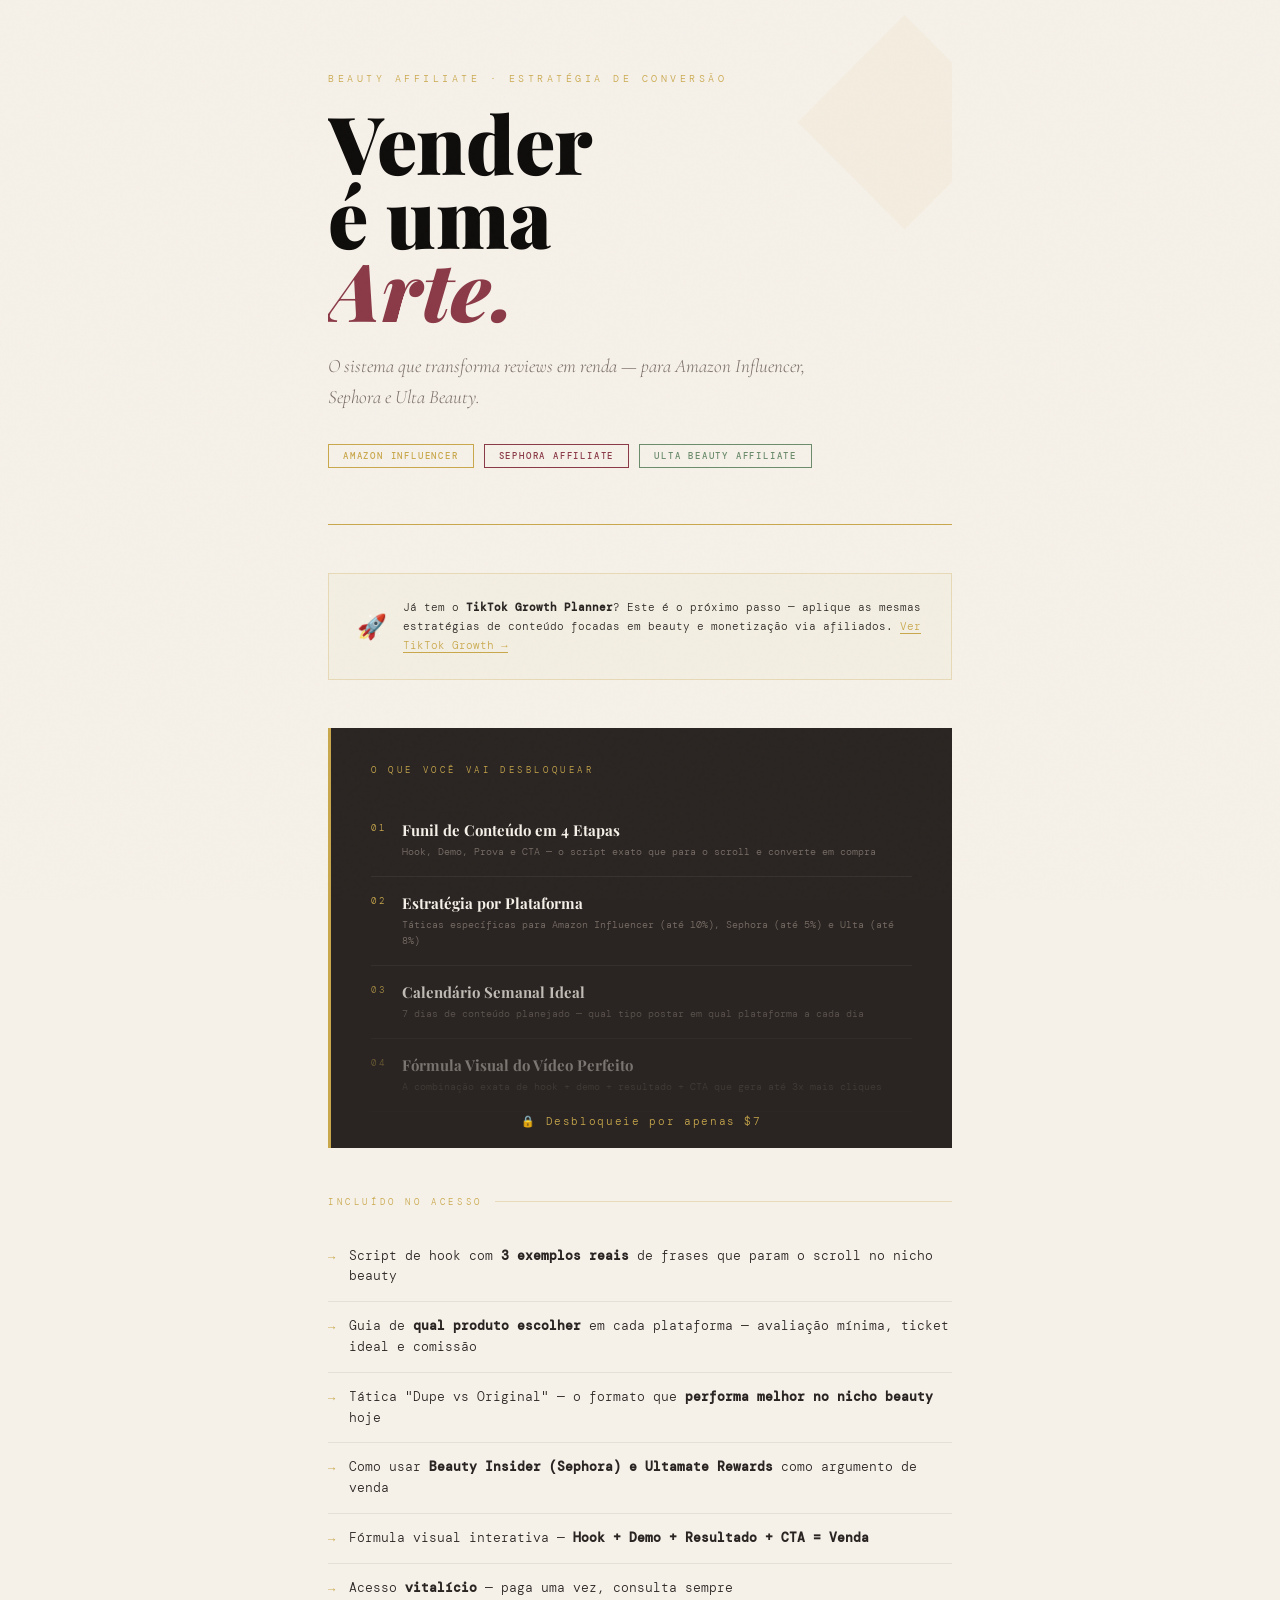
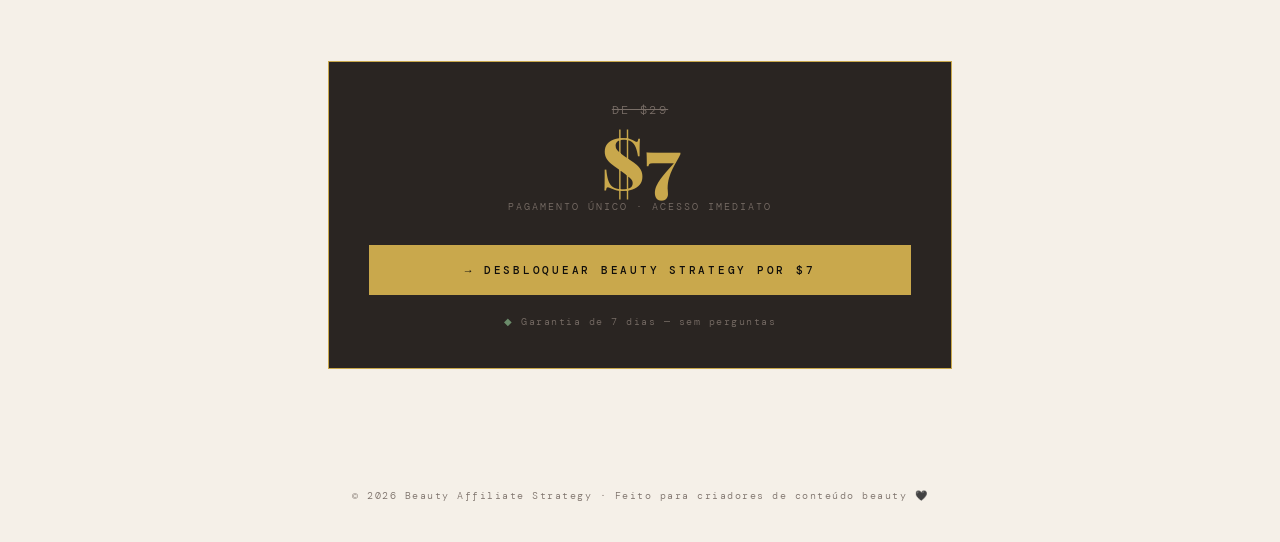
<file: beauty-sales.html>
<!DOCTYPE html>
<html lang="pt-BR">
<head>
  <meta charset="UTF-8" />
  <meta name="viewport" content="width=device-width, initial-scale=1.0" />
  <meta name="description" content="Sistema completo para monetizar reviews de beauty no TikTok como afiliada — Amazon, Sephora e Ulta Beauty. Estratégia de conteúdo e conversão por $7.">
  <meta name="keywords" content="beauty afiliada, tiktok beauty, afiliada amazon beauty, sephora afiliada, ulta beauty afiliada, reviews beauty tiktok, monetizar beauty tiktok">
  <meta property="og:title" content="Beauty Affiliate Strategy — Sistema Completo por $7">
  <meta property="og:description" content="Sistema completo para monetizar reviews de beauty no TikTok como afiliada — Amazon, Sephora e Ulta Beauty.">
  <meta property="og:type" content="website">
  <meta property="og:url" content="https://vando90moraes.github.io/programatiktok/beauty-sales.html">
  <meta property="og:image" content="https://vando90moraes.github.io/programatiktok/og-image.png">
  <title>Beauty Affiliate Strategy — Sistema Completo por $7</title>
  <link href="https://fonts.googleapis.com/css2?family=Playfair+Display:ital,wght@0,400;0,700;0,900;1,400&family=DM+Mono:wght@300;400;500&family=Cormorant+Garamond:ital,wght@0,300;0,600;1,300&display=swap" rel="stylesheet">
  <style>
    *, *::before, *::after { box-sizing: border-box; margin: 0; padding: 0; }

    :root {
      --ink: #0f0d0b;
      --cream: #f5f0e8;
      --gold: #c9a84c;
      --gold-light: #e8d5a3;
      --rose: #c97b84;
      --rose-dark: #8b3a47;
      --sage: #6b8c6b;
      --charcoal: #2a2522;
      --muted: #7a6f68;
    }

    html { scroll-behavior: smooth; }

    body {
      background: var(--cream);
      color: var(--ink);
      font-family: 'DM Mono', monospace;
      font-weight: 300;
      overflow-x: hidden;
    }

    body::before {
      content: '';
      position: fixed;
      inset: 0;
      background-image: url("data:image/svg+xml,%3Csvg viewBox='0 0 256 256' xmlns='http://www.w3.org/2000/svg'%3E%3Cfilter id='noise'%3E%3CfeTurbulence type='fractalNoise' baseFrequency='0.9' numOctaves='4' stitchTiles='stitch'/%3E%3C/filter%3E%3Crect width='100%25' height='100%25' filter='url(%23noise)' opacity='0.04'/%3E%3C/svg%3E");
      pointer-events: none;
      z-index: 999;
      opacity: 0.4;
    }

    .container {
      max-width: 680px;
      margin: 0 auto;
      padding: 0 28px 80px;
    }

    /* HERO */
    header {
      padding: 72px 0 56px;
      border-bottom: 1px solid var(--gold);
      position: relative;
      overflow: hidden;
    }

    header::after {
      content: '◆';
      position: absolute;
      right: -60px;
      top: -40px;
      font-size: 280px;
      color: var(--gold-light);
      opacity: 0.12;
      line-height: 1;
      pointer-events: none;
    }

    .eyebrow {
      font-family: 'DM Mono', monospace;
      font-size: 10px;
      letter-spacing: 0.35em;
      color: var(--gold);
      text-transform: uppercase;
      margin-bottom: 20px;
    }

    h1 {
      font-family: 'Playfair Display', serif;
      font-size: clamp(44px, 9vw, 80px);
      font-weight: 900;
      line-height: 0.92;
      color: var(--ink);
      margin-bottom: 24px;
    }

    h1 em {
      font-style: italic;
      color: var(--rose-dark);
    }

    .subtitle {
      font-family: 'Cormorant Garamond', serif;
      font-size: 19px;
      font-style: italic;
      color: var(--muted);
      max-width: 480px;
      line-height: 1.65;
      margin-bottom: 32px;
    }

    .platforms-row {
      display: flex;
      gap: 10px;
      flex-wrap: wrap;
    }

    .platform-tag {
      padding: 5px 14px;
      border: 1px solid;
      font-size: 9px;
      letter-spacing: 0.2em;
      text-transform: uppercase;
      font-weight: 500;
    }

    .platform-tag.amazon  { border-color: var(--gold);     color: var(--gold); }
    .platform-tag.sephora { border-color: var(--rose-dark); color: var(--rose-dark); }
    .platform-tag.ulta    { border-color: var(--sage);      color: var(--sage); }

    /* PREVIEW */
    .preview-block {
      background: var(--charcoal);
      border-left: 3px solid var(--gold);
      padding: 36px 40px;
      margin: 48px 0;
      position: relative;
      overflow: hidden;
    }

    .preview-block::after {
      content: '';
      position: absolute;
      inset: 0;
      background: linear-gradient(to bottom, transparent 50%, var(--charcoal) 100%);
      pointer-events: none;
    }

    .preview-label {
      font-size: 9px;
      letter-spacing: 0.4em;
      text-transform: uppercase;
      color: var(--gold);
      margin-bottom: 28px;
    }

    .preview-item {
      display: flex;
      align-items: flex-start;
      gap: 16px;
      padding: 16px 0;
      border-bottom: 1px solid rgba(255,255,255,0.06);
      color: var(--cream);
    }

    .preview-item:last-child { border-bottom: none; }

    .preview-num {
      font-size: 9px;
      letter-spacing: 0.3em;
      color: var(--gold);
      flex-shrink: 0;
      padding-top: 2px;
    }

    .preview-item h4 {
      font-family: 'Playfair Display', serif;
      font-size: 15px;
      font-weight: 700;
      margin-bottom: 4px;
    }

    .preview-item p {
      font-size: 10px;
      color: var(--muted);
      line-height: 1.6;
    }

    .preview-locked {
      position: absolute;
      bottom: 0; left: 0; right: 0;
      display: flex;
      align-items: center;
      justify-content: center;
      gap: 8px;
      padding: 20px;
      z-index: 2;
      font-size: 11px;
      letter-spacing: 0.15em;
      color: var(--gold);
    }

    /* BENEFITS */
    .benefits-section {
      margin: 40px 0;
    }

    .benefits-label {
      font-size: 9px;
      letter-spacing: 0.4em;
      text-transform: uppercase;
      color: var(--gold);
      margin-bottom: 24px;
      display: flex;
      align-items: center;
      gap: 12px;
    }

    .benefits-label::after {
      content: '';
      flex: 1;
      height: 1px;
      background: var(--gold);
      opacity: 0.3;
    }

    .benefit {
      display: flex;
      align-items: flex-start;
      gap: 14px;
      padding: 14px 0;
      border-bottom: 1px solid rgba(0,0,0,0.07);
      font-size: 13px;
      line-height: 1.6;
      color: var(--charcoal);
    }

    .benefit:last-child { border-bottom: none; }

    .benefit-arrow {
      color: var(--gold);
      font-size: 12px;
      flex-shrink: 0;
      padding-top: 2px;
    }

    /* CTA CARD */
    .cta-card {
      background: var(--charcoal);
      border: 1px solid var(--gold);
      padding: 40px 40px;
      text-align: center;
      margin-top: 48px;
    }

    .price-old {
      font-size: 12px;
      letter-spacing: 0.2em;
      color: var(--muted);
      text-decoration: line-through;
      margin-bottom: 6px;
    }

    .price-new {
      font-family: 'Playfair Display', serif;
      font-size: 72px;
      font-weight: 900;
      color: var(--gold);
      line-height: 1;
      margin-bottom: 4px;
    }

    .price-sub {
      font-size: 10px;
      letter-spacing: 0.2em;
      color: var(--muted);
      text-transform: uppercase;
      margin-bottom: 32px;
    }

    .btn-buy {
      display: block;
      width: 100%;
      padding: 18px 24px;
      background: var(--gold);
      color: var(--ink);
      border: none;
      font-family: 'DM Mono', monospace;
      font-size: 11px;
      font-weight: 500;
      letter-spacing: 0.25em;
      text-transform: uppercase;
      cursor: pointer;
      text-decoration: none;
      transition: background 0.2s, transform 0.15s;
    }

    .btn-buy:hover {
      background: var(--gold-light);
      transform: translateY(-1px);
    }

    .guarantee {
      margin-top: 20px;
      font-size: 10px;
      letter-spacing: 0.15em;
      color: var(--muted);
    }

    .guarantee span { color: var(--sage); }

    /* ALREADY HAVE TIKTOK GROWTH? */
    .cross-sell {
      margin: 0 0 48px;
      padding: 24px 28px;
      border: 1px solid rgba(201,168,76,0.3);
      background: rgba(201,168,76,0.04);
      display: flex;
      align-items: center;
      gap: 16px;
    }

    .cross-sell-icon { font-size: 1.5rem; flex-shrink: 0; }

    .cross-sell p {
      font-size: 11px;
      line-height: 1.7;
      color: var(--charcoal);
    }

    .cross-sell a {
      color: var(--gold);
      text-decoration: none;
      border-bottom: 1px solid var(--gold);
    }

    /* FOOTER */
    footer {
      text-align: center;
      padding: 40px 0;
      font-size: 10px;
      letter-spacing: 0.15em;
      color: var(--muted);
    }

    @media (max-width: 600px) {
      header { padding: 48px 0 40px; }
      .preview-block { padding: 28px 24px; }
      .cta-card { padding: 32px 24px; }
      .price-new { font-size: 56px; }
    }
  </style>
</head>
<body>

<script>
  (function () {
    const params = new URLSearchParams(window.location.search);
    if (params.get('redirect_status') === 'succeeded') {
      localStorage.setItem('beauty-paid', 'true');
      window.location.replace('beauty.html');
    } else if (localStorage.getItem('beauty-paid') === 'true') {
      window.location.replace('beauty.html');
    }
  })();
</script>

<div class="container">

  <header>
    <p class="eyebrow">Beauty Affiliate · Estratégia de Conversão</p>
    <h1>Vender<br>é uma<br><em>Arte.</em></h1>
    <p class="subtitle">O sistema que transforma reviews em renda — para Amazon Influencer, Sephora e Ulta Beauty.</p>
    <div class="platforms-row">
      <span class="platform-tag amazon">Amazon Influencer</span>
      <span class="platform-tag sephora">Sephora Affiliate</span>
      <span class="platform-tag ulta">Ulta Beauty Affiliate</span>
    </div>
  </header>

  <!-- CROSS-SELL: já tem o TikTok Growth? -->
  <div class="cross-sell" style="margin-top:48px;">
    <div class="cross-sell-icon">🚀</div>
    <p>Já tem o <strong>TikTok Growth Planner</strong>? Este é o próximo passo — aplique as mesmas estratégias de conteúdo focadas em beauty e monetização via afiliados. <a href="index.html">Ver TikTok Growth →</a></p>
  </div>

  <!-- PREVIEW -->
  <div class="preview-block">
    <p class="preview-label">O que você vai desbloquear</p>

    <div class="preview-item">
      <span class="preview-num">01</span>
      <div>
        <h4>Funil de Conteúdo em 4 Etapas</h4>
        <p>Hook, Demo, Prova e CTA — o script exato que para o scroll e converte em compra</p>
      </div>
    </div>

    <div class="preview-item">
      <span class="preview-num">02</span>
      <div>
        <h4>Estratégia por Plataforma</h4>
        <p>Táticas específicas para Amazon Influencer (até 10%), Sephora (até 5%) e Ulta (até 8%)</p>
      </div>
    </div>

    <div class="preview-item">
      <span class="preview-num">03</span>
      <div>
        <h4>Calendário Semanal Ideal</h4>
        <p>7 dias de conteúdo planejado — qual tipo postar em qual plataforma a cada dia</p>
      </div>
    </div>

    <div class="preview-item">
      <span class="preview-num">04</span>
      <div>
        <h4>Fórmula Visual do Vídeo Perfeito</h4>
        <p>A combinação exata de hook + demo + resultado + CTA que gera até 3x mais cliques</p>
      </div>
    </div>

    <div class="preview-locked">🔒 Desbloqueie por apenas $7</div>
  </div>

  <!-- BENEFITS -->
  <div class="benefits-section">
    <p class="benefits-label">Incluído no acesso</p>

    <div class="benefit">
      <span class="benefit-arrow">→</span>
      <span>Script de hook com <strong>3 exemplos reais</strong> de frases que param o scroll no nicho beauty</span>
    </div>
    <div class="benefit">
      <span class="benefit-arrow">→</span>
      <span>Guia de <strong>qual produto escolher</strong> em cada plataforma — avaliação mínima, ticket ideal e comissão</span>
    </div>
    <div class="benefit">
      <span class="benefit-arrow">→</span>
      <span>Tática "Dupe vs Original" — o formato que <strong>performa melhor no nicho beauty</strong> hoje</span>
    </div>
    <div class="benefit">
      <span class="benefit-arrow">→</span>
      <span>Como usar <strong>Beauty Insider (Sephora) e Ultamate Rewards</strong> como argumento de venda</span>
    </div>
    <div class="benefit">
      <span class="benefit-arrow">→</span>
      <span>Fórmula visual interativa — <strong>Hook + Demo + Resultado + CTA = Venda</strong></span>
    </div>
    <div class="benefit">
      <span class="benefit-arrow">→</span>
      <span>Acesso <strong>vitalício</strong> — paga uma vez, consulta sempre</span>
    </div>
  </div>

  <!-- CTA -->
  <div class="cta-card">
    <div class="price-old">DE $29</div>
    <div class="price-new">$7</div>
    <div class="price-sub">pagamento único · acesso imediato</div>

    <a href="https://buy.stripe.com/cNi4gB3Ls4zO7gz8UFcV202" class="btn-buy">
      → Desbloquear Beauty Strategy por $7
    </a>

    <div class="guarantee">
      <span>◆</span> Garantia de 7 dias — sem perguntas
    </div>
  </div>

</div>

<footer>
  © 2026 Beauty Affiliate Strategy · Feito para criadores de conteúdo beauty 🖤
</footer>

</body>
</html>
</file>
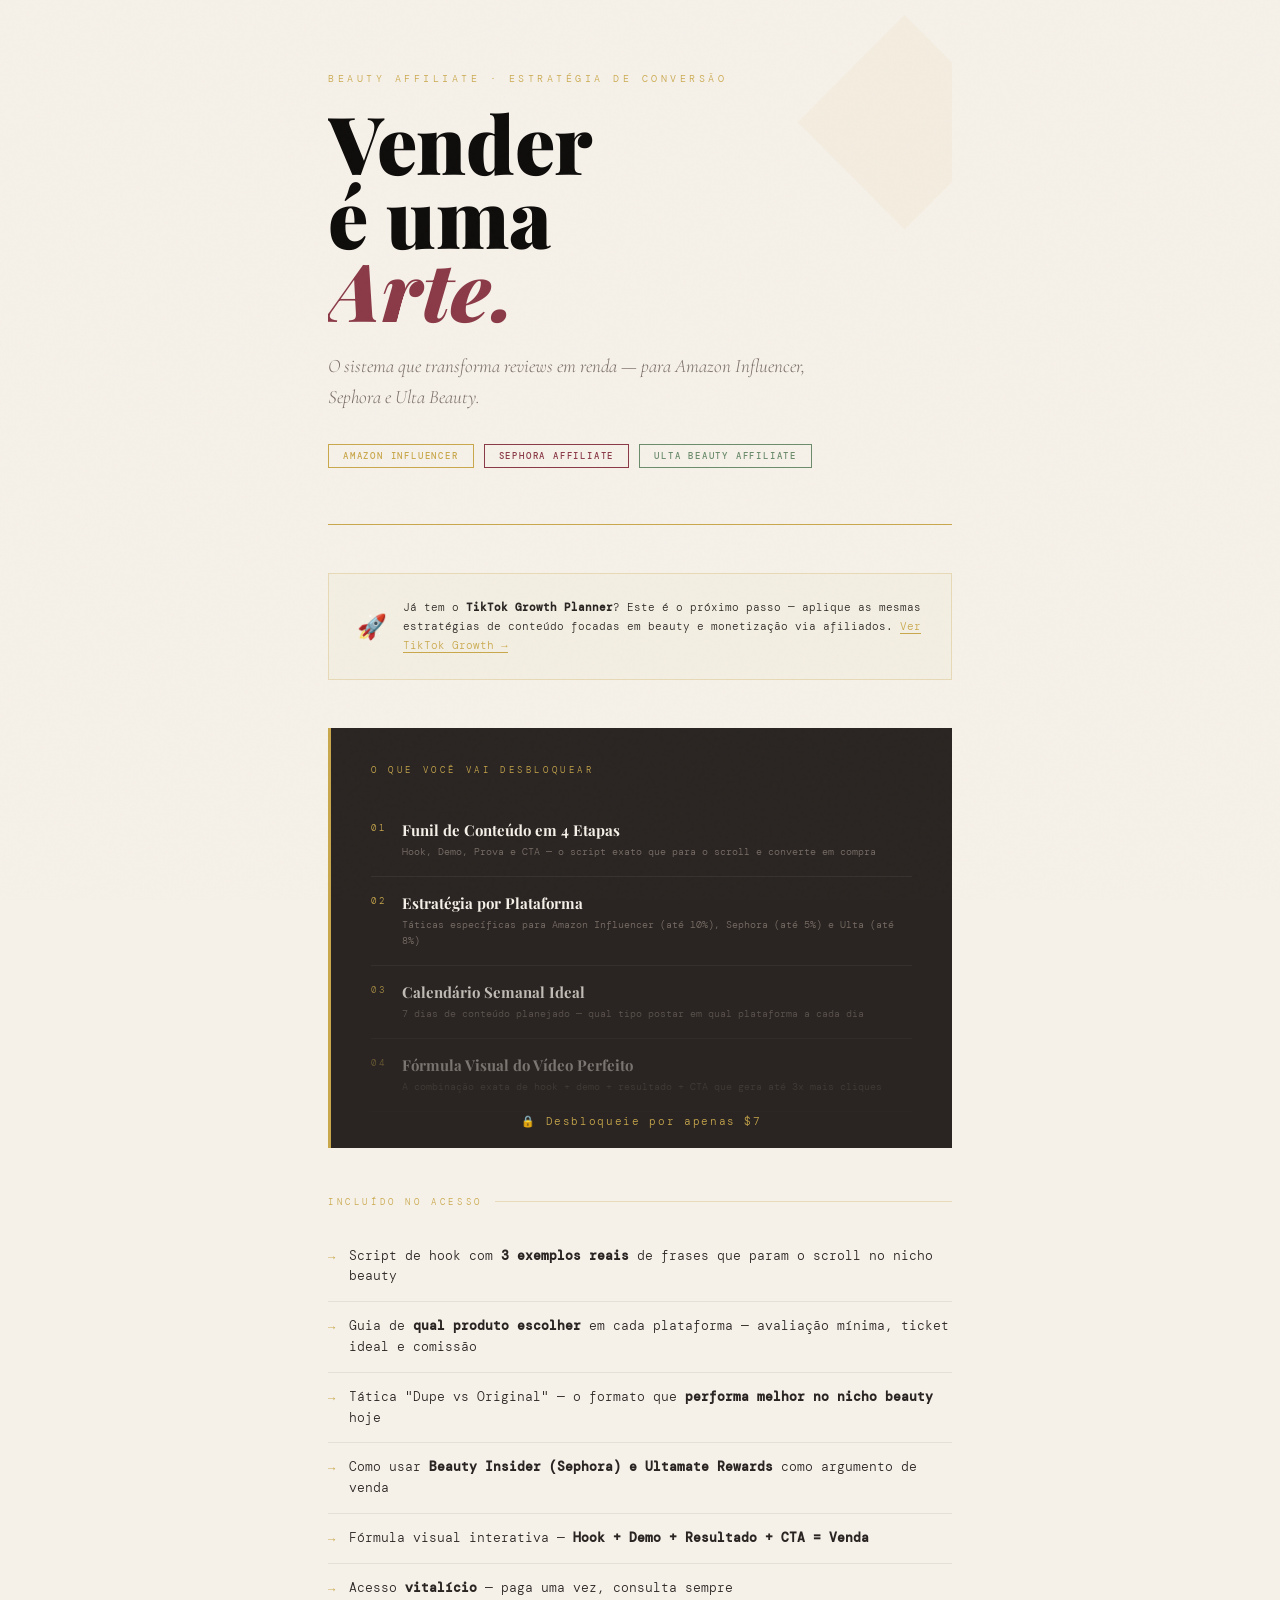
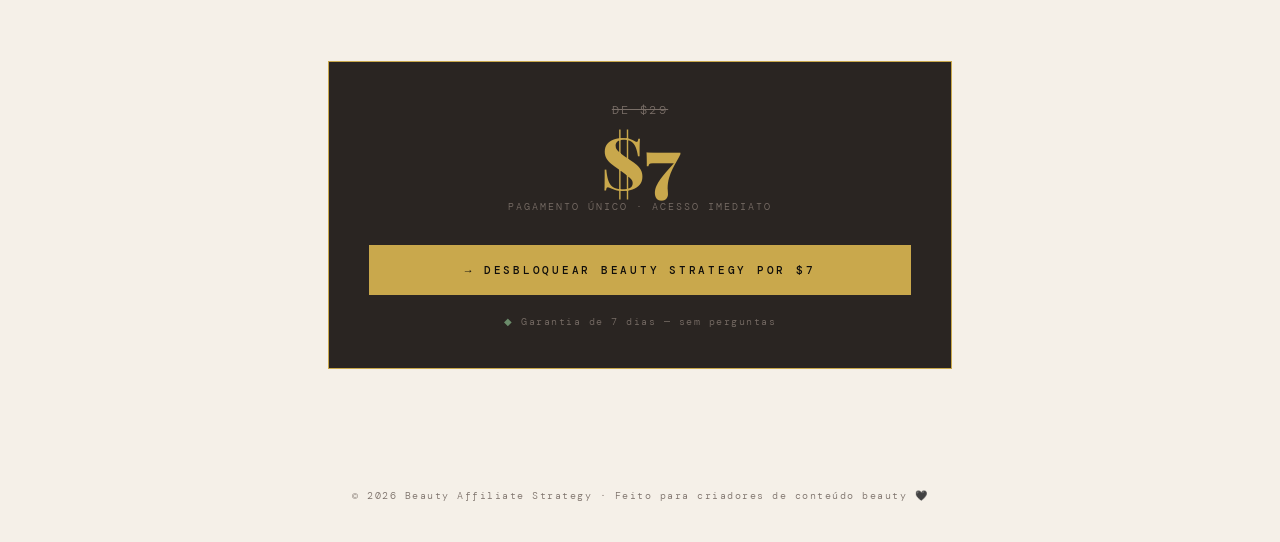
<file: beauty.html>
<!DOCTYPE html>
<html lang="pt-BR">
<head>
<meta charset="UTF-8">
<meta name="viewport" content="width=device-width, initial-scale=1.0">
<title>Beauty Affiliate Strategy</title>
<link href="https://fonts.googleapis.com/css2?family=Playfair+Display:ital,wght@0,400;0,700;0,900;1,400&family=DM+Mono:wght@300;400;500&family=Cormorant+Garamond:ital,wght@0,300;0,600;1,300&display=swap" rel="stylesheet">
<style>
  *, *::before, *::after { box-sizing: border-box; margin: 0; padding: 0; }

  :root {
    --ink: #0f0d0b;
    --cream: #f5f0e8;
    --gold: #c9a84c;
    --gold-light: #e8d5a3;
    --rose: #c97b84;
    --rose-dark: #8b3a47;
    --sage: #6b8c6b;
    --charcoal: #2a2522;
    --muted: #7a6f68;
  }

  html { scroll-behavior: smooth; }

  body {
    background: var(--cream);
    color: var(--ink);
    font-family: 'DM Mono', monospace;
    font-weight: 300;
    overflow-x: hidden;
  }

  /* GRAIN OVERLAY */
  body::before {
    content: '';
    position: fixed;
    inset: 0;
    background-image: url("data:image/svg+xml,%3Csvg viewBox='0 0 256 256' xmlns='http://www.w3.org/2000/svg'%3E%3Cfilter id='noise'%3E%3CfeTurbulence type='fractalNoise' baseFrequency='0.9' numOctaves='4' stitchTiles='stitch'/%3E%3C/filter%3E%3Crect width='100%25' height='100%25' filter='url(%23noise)' opacity='0.04'/%3E%3C/svg%3E");
    pointer-events: none;
    z-index: 999;
    opacity: 0.4;
  }

  /* HEADER */
  header {
    padding: 80px 60px 60px;
    border-bottom: 1px solid var(--gold);
    position: relative;
    overflow: hidden;
  }

  header::after {
    content: '◆';
    position: absolute;
    right: -40px;
    top: -40px;
    font-size: 300px;
    color: var(--gold-light);
    opacity: 0.15;
    line-height: 1;
    pointer-events: none;
  }

  .eyebrow {
    font-family: 'DM Mono', monospace;
    font-size: 10px;
    letter-spacing: 0.35em;
    color: var(--gold);
    text-transform: uppercase;
    margin-bottom: 20px;
  }

  h1 {
    font-family: 'Playfair Display', serif;
    font-size: clamp(52px, 8vw, 100px);
    font-weight: 900;
    line-height: 0.9;
    color: var(--ink);
    margin-bottom: 24px;
  }

  h1 em {
    font-style: italic;
    color: var(--rose-dark);
  }

  .subtitle {
    font-family: 'Cormorant Garamond', serif;
    font-size: 18px;
    font-style: italic;
    color: var(--muted);
    max-width: 500px;
    line-height: 1.6;
  }

  .platforms-row {
    display: flex;
    gap: 12px;
    margin-top: 40px;
    flex-wrap: wrap;
  }

  .platform-tag {
    padding: 6px 16px;
    border: 1px solid var(--ink);
    font-size: 9px;
    letter-spacing: 0.2em;
    text-transform: uppercase;
    font-weight: 500;
    background: transparent;
    transition: all 0.2s;
  }

  .platform-tag.amazon { border-color: #c9a84c; color: #c9a84c; }
  .platform-tag.sephora { border-color: #8b3a47; color: #8b3a47; }
  .platform-tag.ulta { border-color: #6b8c6b; color: #6b8c6b; }

  /* MAIN GRID */
  main {
    display: grid;
    grid-template-columns: 1fr 1fr;
    min-height: 100vh;
  }

  /* FUNNEL SECTION */
  .funnel-section {
    padding: 80px 60px;
    border-right: 1px solid rgba(201,168,76,0.3);
    background: var(--charcoal);
  }

  .section-label {
    font-size: 9px;
    letter-spacing: 0.4em;
    text-transform: uppercase;
    color: var(--gold);
    margin-bottom: 48px;
    display: flex;
    align-items: center;
    gap: 12px;
  }

  .section-label::after {
    content: '';
    flex: 1;
    height: 1px;
    background: var(--gold);
    opacity: 0.4;
  }

  .funnel-section .step-title,
  .funnel-section .step-time,
  .funnel-section .step-desc {
    color: var(--cream);
  }

  /* FUNNEL STEPS */
  .funnel-steps { display: flex; flex-direction: column; gap: 2px; }

  .step {
    position: relative;
    background: #2a2522;
    color: var(--cream);
    padding: 28px 32px;
    border-left: 3px solid var(--gold);
    transition: all 0.3s ease;
    cursor: pointer;
  }

  .step:hover { filter: brightness(1.15); }

  .step:nth-child(2) { background: #3a2e2a; border-left-color: var(--gold); }
  .step:nth-child(3) { background: #4a3830; border-left-color: var(--rose); }
  .step:nth-child(4) { background: var(--rose-dark); border-left-color: var(--cream); }

  .step-num {
    font-size: 9px;
    letter-spacing: 0.3em;
    color: var(--gold);
    margin-bottom: 8px;
    display: block;
  }

  .step-title {
    font-family: 'Playfair Display', serif;
    font-size: 20px;
    font-weight: 700;
    margin-bottom: 6px;
  }

  .step-time {
    font-size: 9px;
    opacity: 0.5;
    letter-spacing: 0.2em;
  }

  .step-desc {
    margin-top: 10px;
    font-size: 11px;
    line-height: 1.7;
    opacity: 0.8;
  }

  .step-examples {
    margin-top: 12px;
    display: flex;
    flex-direction: column;
    gap: 4px;
  }

  .example-line {
    font-size: 10px;
    font-style: italic;
    color: var(--gold-light);
    padding-left: 12px;
    border-left: 2px solid var(--gold);
  }

  /* STRATEGY SECTION */
  .strategy-section {
    padding: 80px 60px;
    background: var(--ink);
    color: var(--cream);
  }

  .strategy-section .section-label { color: var(--gold); }
  .strategy-section .section-label::after { background: var(--gold); }

  /* PLATFORM CARDS */
  .platform-cards { display: flex; flex-direction: column; gap: 20px; margin-bottom: 48px; }

  .platform-card {
    border: 1px solid rgba(255,255,255,0.1);
    padding: 24px;
    position: relative;
    transition: border-color 0.3s;
  }

  .platform-card:hover { border-color: var(--gold); }

  .platform-card::before {
    content: '';
    position: absolute;
    left: 0; top: 0; bottom: 0;
    width: 3px;
  }

  .platform-card.amazon::before { background: var(--gold); }
  .platform-card.sephora::before { background: var(--rose); }
  .platform-card.ulta::before { background: var(--sage); }

  .card-header {
    display: flex;
    justify-content: space-between;
    align-items: flex-start;
    margin-bottom: 12px;
  }

  .card-name {
    font-family: 'Playfair Display', serif;
    font-size: 16px;
    font-weight: 700;
  }

  .card-commission {
    font-size: 9px;
    letter-spacing: 0.15em;
    padding: 4px 10px;
    border: 1px solid rgba(255,255,255,0.2);
    color: var(--gold);
  }

  .card-tactics {
    list-style: none;
    display: flex;
    flex-direction: column;
    gap: 4px;
  }

  .card-tactics li {
    font-size: 10px;
    line-height: 1.6;
    opacity: 0.7;
    padding-left: 14px;
    position: relative;
  }

  .card-tactics li::before {
    content: '→';
    position: absolute;
    left: 0;
    color: var(--gold);
  }

  /* FORMULA */
  .formula-box {
    border: 1px solid var(--gold);
    padding: 32px;
    position: relative;
    background: rgba(201,168,76,0.04);
  }

  .formula-box::before {
    content: 'FÓRMULA';
    position: absolute;
    top: -8px;
    left: 24px;
    background: var(--ink);
    padding: 0 8px;
    font-size: 9px;
    letter-spacing: 0.35em;
    color: var(--gold);
  }

  .formula {
    font-family: 'Playfair Display', serif;
    font-size: 14px;
    font-style: italic;
    line-height: 2;
    color: var(--cream);
    display: flex;
    flex-direction: column;
    gap: 2px;
  }

  .formula-part {
    display: flex;
    align-items: center;
    gap: 16px;
  }

  .formula-part .num {
    font-family: 'DM Mono', monospace;
    font-size: 10px;
    color: var(--gold);
    font-style: normal;
    width: 20px;
    flex-shrink: 0;
  }

  .formula-plus {
    text-align: center;
    color: var(--gold);
    font-size: 18px;
    margin: 2px 0 2px 36px;
  }

  .formula-result {
    margin-top: 16px;
    padding-top: 16px;
    border-top: 1px solid rgba(201,168,76,0.3);
    font-family: 'DM Mono', monospace;
    font-size: 11px;
    font-style: normal;
    color: var(--gold);
    letter-spacing: 0.1em;
  }

  /* BOTTOM ROW */
  .bottom-row {
    display: grid;
    grid-template-columns: 1fr 1fr 1fr;
    border-top: 1px solid rgba(201,168,76,0.3);
  }

  .stat-block {
    padding: 48px 40px;
    border-right: 1px solid rgba(201,168,76,0.15);
    transition: background 0.3s;
  }

  .stat-block:last-child { border-right: none; }
  .stat-block:hover { background: rgba(201,168,76,0.04); }

  .stat-num {
    font-family: 'Playfair Display', serif;
    font-size: 56px;
    font-weight: 900;
    line-height: 1;
    color: var(--gold);
    margin-bottom: 8px;
  }

  .stat-label {
    font-size: 9px;
    letter-spacing: 0.25em;
    text-transform: uppercase;
    color: var(--muted);
    margin-bottom: 12px;
  }

  .stat-desc {
    font-size: 10px;
    line-height: 1.7;
    color: var(--muted);
  }

  /* CONTENT CALENDAR STRIP */
  .calendar-strip {
    background: var(--charcoal);
    padding: 60px;
    border-top: 1px solid rgba(201,168,76,0.2);
    grid-column: 1 / -1;
  }

  .calendar-strip .section-label { color: var(--gold); }
  .calendar-strip .section-label::after { background: rgba(201,168,76,0.4); }

  .week-grid {
    display: grid;
    grid-template-columns: repeat(7, 1fr);
    gap: 8px;
    margin-top: 32px;
  }

  .day-card {
    background: rgba(255,255,255,0.03);
    border: 1px solid rgba(255,255,255,0.06);
    padding: 16px 12px;
    text-align: center;
    transition: all 0.2s;
  }

  .day-card:hover {
    background: rgba(201,168,76,0.08);
    border-color: rgba(201,168,76,0.3);
  }

  .day-name {
    font-size: 8px;
    letter-spacing: 0.25em;
    text-transform: uppercase;
    color: var(--gold);
    margin-bottom: 10px;
  }

  .day-content {
    font-family: 'Cormorant Garamond', serif;
    font-size: 12px;
    font-style: italic;
    color: var(--cream);
    line-height: 1.5;
    margin-bottom: 8px;
  }

  .day-platform {
    font-size: 8px;
    letter-spacing: 0.1em;
    color: var(--muted);
  }

  .day-platform.amazon { color: var(--gold); }
  .day-platform.sephora { color: var(--rose); }
  .day-platform.ulta { color: var(--sage); }

  /* ANIMATE IN */
  @keyframes fadeUp {
    from { opacity: 0; transform: translateY(24px); }
    to { opacity: 1; transform: translateY(0); }
  }

  .step { animation: fadeUp 0.5s ease both; }
  .step:nth-child(1) { animation-delay: 0.1s; }
  .step:nth-child(2) { animation-delay: 0.2s; }
  .step:nth-child(3) { animation-delay: 0.3s; }
  .step:nth-child(4) { animation-delay: 0.4s; }

  .platform-card { animation: fadeUp 0.5s ease both; }
  .platform-card:nth-child(1) { animation-delay: 0.2s; }
  .platform-card:nth-child(2) { animation-delay: 0.35s; }
  .platform-card:nth-child(3) { animation-delay: 0.5s; }

  @media (max-width: 900px) {
    main { grid-template-columns: 1fr; }
    .funnel-section { border-right: none; border-bottom: 1px solid rgba(201,168,76,0.3); }
    header { padding: 48px 32px; }
    .funnel-section, .strategy-section { padding: 48px 32px; }
    .bottom-row { grid-template-columns: 1fr; }
    .stat-block { border-right: none; border-bottom: 1px solid rgba(201,168,76,0.15); }
    .week-grid { grid-template-columns: repeat(3, 1fr); }
    .calendar-strip { padding: 40px 32px; }
    .stat-num { font-size: 40px; }
  }
</style>
</head>
<body>

<header>
  <p class="eyebrow">Beauty Affiliate · Estratégia de Conversão</p>
  <h1>Vender<br>é uma<br><em>Arte.</em></h1>
  <p class="subtitle">O sistema que transforma reviews em renda — para Amazon Influencer, Sephora e Ulta Beauty.</p>
  <div class="platforms-row">
    <span class="platform-tag amazon">Amazon Influencer</span>
    <span class="platform-tag sephora">Sephora Affiliate</span>
    <span class="platform-tag ulta">Ulta Beauty Affiliate</span>
  </div>
</header>

<main>

  <!-- FUNNEL -->
  <section class="funnel-section">
    <p class="section-label">Estrutura de Conteúdo</p>
    <div class="funnel-steps">

      <div class="step">
        <span class="step-num">01 · HOOK</span>
        <div class="step-title">A Pergunta que Para o Scroll</div>
        <div class="step-time">0 – 3 segundos</div>
        <div class="step-desc">A primeira frase decide tudo. Precisa criar tensão, curiosidade ou dúvida imediata.</div>
        <div class="step-examples">
          <span class="example-line">"Esse sérum de $90 vale mesmo?"</span>
          <span class="example-line">"Testei o produto mais caro da Sephora…"</span>
          <span class="example-line">"Por que todo mundo está comprando isso?"</span>
        </div>
      </div>

      <div class="step">
        <span class="step-num">02 · DEMO</span>
        <div class="step-title">Demonstração Real</div>
        <div class="step-time">3 – 25 segundos</div>
        <div class="step-desc">Mostre aplicação na pele, textura, cheiro (descreva), consistência. Sem corte. Sem filtro. A autenticidade é o produto.</div>
        <div class="step-examples">
          <span class="example-line">Antes / depois no mesmo vídeo</span>
          <span class="example-line">Zoom na textura / pigmentação</span>
          <span class="example-line">Reação genuína em tempo real</span>
        </div>
      </div>

      <div class="step">
        <span class="step-num">03 · PROVA</span>
        <div class="step-title">Resultado Concreto</div>
        <div class="step-time">25 – 45 segundos</div>
        <div class="step-desc">Números, comparações, skin close-up, opinião honesta. Se não funcionou 100%, diga — isso aumenta credibilidade.</div>
        <div class="step-examples">
          <span class="example-line">"Depois de 7 dias, poros visivelmente menores"</span>
          <span class="example-line">"Durou 8h sem retocar — testei no trabalho"</span>
        </div>
      </div>

      <div class="step">
        <span class="step-num">04 · CTA</span>
        <div class="step-title">Ação Simples &amp; Direta</div>
        <div class="step-time">Últimos 3 segundos</div>
        <div class="step-desc">Um CTA. Só um. Sem opções. Sem hesitação do usuário.</div>
        <div class="step-examples">
          <span class="example-line">"Link na bio — compra direta com desconto"</span>
          <span class="example-line">"Acessa minha Amazon Storefront agora"</span>
        </div>
      </div>

    </div>
  </section>

  <!-- STRATEGY -->
  <section class="strategy-section">
    <p class="section-label">Por Plataforma</p>

    <div class="platform-cards">

      <div class="platform-card amazon">
        <div class="card-header">
          <span class="card-name">Amazon Influencer</span>
          <span class="card-commission">até 10% comissão</span>
        </div>
        <ul class="card-tactics">
          <li>Crie uma Storefront temática: "Skincare que realmente funciona"</li>
          <li>Conteúdo Shoppable — vídeos direto na página do produto</li>
          <li>Foque em produtos com 4.5★+ e mais de 500 reviews</li>
          <li>Poste Idea Lists agrupadas por rotina: AM / PM / Especial</li>
          <li>Link da storefront = único CTA em todo conteúdo</li>
        </ul>
      </div>

      <div class="platform-card sephora">
        <div class="card-header">
          <span class="card-name">Sephora Affiliate</span>
          <span class="card-commission">até 5% comissão</span>
        </div>
        <ul class="card-tactics">
          <li>Foco em lançamentos e exclusividades Sephora (urgência natural)</li>
          <li>Targets: produtos $50–$120 (ticket alto = comissão maior)</li>
          <li>Conteúdo de "dupes vs originais" performa muito bem</li>
          <li>Usa Beauty Insider Points como argumento de compra</li>
          <li>Integra com LTK ou Collective.com para tracking</li>
        </ul>
      </div>

      <div class="platform-card ulta">
        <div class="card-header">
          <span class="card-name">Ulta Beauty Affiliate</span>
          <span class="card-commission">até 8% comissão</span>
        </div>
        <ul class="card-tactics">
          <li>Posicione como "acessível + qualidade" — diferencial real da Ulta</li>
          <li>Explore promoções: 21 Days of Beauty, Jumbo Love</li>
          <li>Mix drugstore + prestige = mais tipos de audiência</li>
          <li>Conteúdo "achei na Ulta por $X, na Sephora é $Y" converte muito</li>
          <li>Foco em programa Ultamate Rewards para fidelização</li>
        </ul>
      </div>

    </div>

    <div class="formula-box">
      <div class="formula">
        <div class="formula-part"><span class="num">01</span> Hook que gera dúvida ou inveja</div>
        <div class="formula-plus">+</div>
        <div class="formula-part"><span class="num">02</span> Demo sem corte (confiança)</div>
        <div class="formula-plus">+</div>
        <div class="formula-part"><span class="num">03</span> Resultado específico e real</div>
        <div class="formula-plus">+</div>
        <div class="formula-part"><span class="num">04</span> Um CTA, uma ação</div>
        <div class="formula-result">= VENDA</div>
      </div>
    </div>

  </section>

</main>

<!-- STATS -->
<div class="bottom-row" style="background: var(--ink); color: var(--cream);">
  <div class="stat-block">
    <div class="stat-num">3s</div>
    <div class="stat-label">Janela do Hook</div>
    <div class="stat-desc">Se não parar o scroll em 3 segundos, o vídeo não existe. Comece com conflito, não com apresentação.</div>
  </div>
  <div class="stat-block">
    <div class="stat-num">1</div>
    <div class="stat-label">CTA por vídeo</div>
    <div class="stat-desc">Dois CTAs = confusão = zero clique. Escolha uma plataforma, uma ação, um link por conteúdo.</div>
  </div>
  <div class="stat-block">
    <div class="stat-num">3×</div>
    <div class="stat-label">Mais conversão</div>
    <div class="stat-desc">Reviews honestas (incluindo pontos negativos) geram até 3x mais cliques que reviews puramente positivas.</div>
  </div>
</div>

<!-- CALENDAR -->
<div style="display:grid; grid-column: 1/-1; background: var(--charcoal);">
  <div class="calendar-strip">
    <p class="section-label">Calendário Semanal Ideal</p>
    <div class="week-grid">

      <div class="day-card">
        <div class="day-name">Seg</div>
        <div class="day-content">Review produto premium</div>
        <div class="day-platform sephora">Sephora</div>
      </div>

      <div class="day-card">
        <div class="day-name">Ter</div>
        <div class="day-content">Rotina AM completa</div>
        <div class="day-platform amazon">Amazon</div>
      </div>

      <div class="day-card">
        <div class="day-name">Qua</div>
        <div class="day-content">Dupe vs Original</div>
        <div class="day-platform ulta">Ulta</div>
      </div>

      <div class="day-card">
        <div class="day-name">Qui</div>
        <div class="day-content">"Varou em 7 dias"</div>
        <div class="day-platform sephora">Sephora</div>
      </div>

      <div class="day-card">
        <div class="day-name">Sex</div>
        <div class="day-content">Haul do mês / Achados</div>
        <div class="day-platform amazon">Amazon</div>
      </div>

      <div class="day-card">
        <div class="day-name">Sab</div>
        <div class="day-content">Self-care routine vídeo longo</div>
        <div class="day-platform ulta">Ulta</div>
      </div>

      <div class="day-card">
        <div class="day-name">Dom</div>
        <div class="day-content">Resposta Q&A + links</div>
        <div class="day-platform" style="color: var(--muted);">Multi-plataforma</div>
      </div>

    </div>
  </div>
</div>

<!-- Bonus Dolphin -->
<div style="max-width:900px;margin:32px auto 0;padding:0 20px 60px;">
  <div style="
    background: linear-gradient(135deg, #0d1a12, #0a1a0f);
    border: 1px solid #00e5a0;
    border-radius: 16px;
    padding: 24px 20px;
  ">
    <div style="display:flex;align-items:flex-start;gap:14px;margin-bottom:16px;">
      <div style="font-size:2rem;flex-shrink:0;line-height:1;">🐬</div>
      <div style="flex:1;">
        <div style="font-size:.65rem;letter-spacing:.3em;text-transform:uppercase;color:#00e5a0;margin-bottom:6px;">🎁 Bônus incluído</div>
        <div style="font-size:1rem;font-weight:700;color:white;margin-bottom:4px;">Multi-contas TikTok Shop com Dolphin Anty</div>
        <div style="font-size:.82rem;color:#9999bb;line-height:1.5;">Escale operando múltiplas contas com segurança — guia completo incluso na sua compra.</div>
      </div>
    </div>
    <a href="bonus-dolphin.html" style="
      display:block;width:100%;padding:14px 24px;
      background:#00e5a0;color:#0a0a0a;
      font-size:.85rem;font-weight:700;letter-spacing:.1em;
      text-transform:uppercase;text-decoration:none;
      border-radius:8px;text-align:center;box-sizing:border-box;
    ">Acessar bônus →</a>
  </div>
</div>

<script>
  (function () {
    const SECRET_KEY = 'beauty2026';
    const params = new URLSearchParams(window.location.search);
    if (params.get('key') === SECRET_KEY || params.get('redirect_status') === 'succeeded') {
      localStorage.setItem('beauty-paid', 'true');
      history.replaceState(null, '', window.location.pathname);
    } else if (localStorage.getItem('beauty-paid') !== 'true') {
      window.location.replace('beauty-sales.html');
    }
  })();
</script>
</body>
</html>
</file>
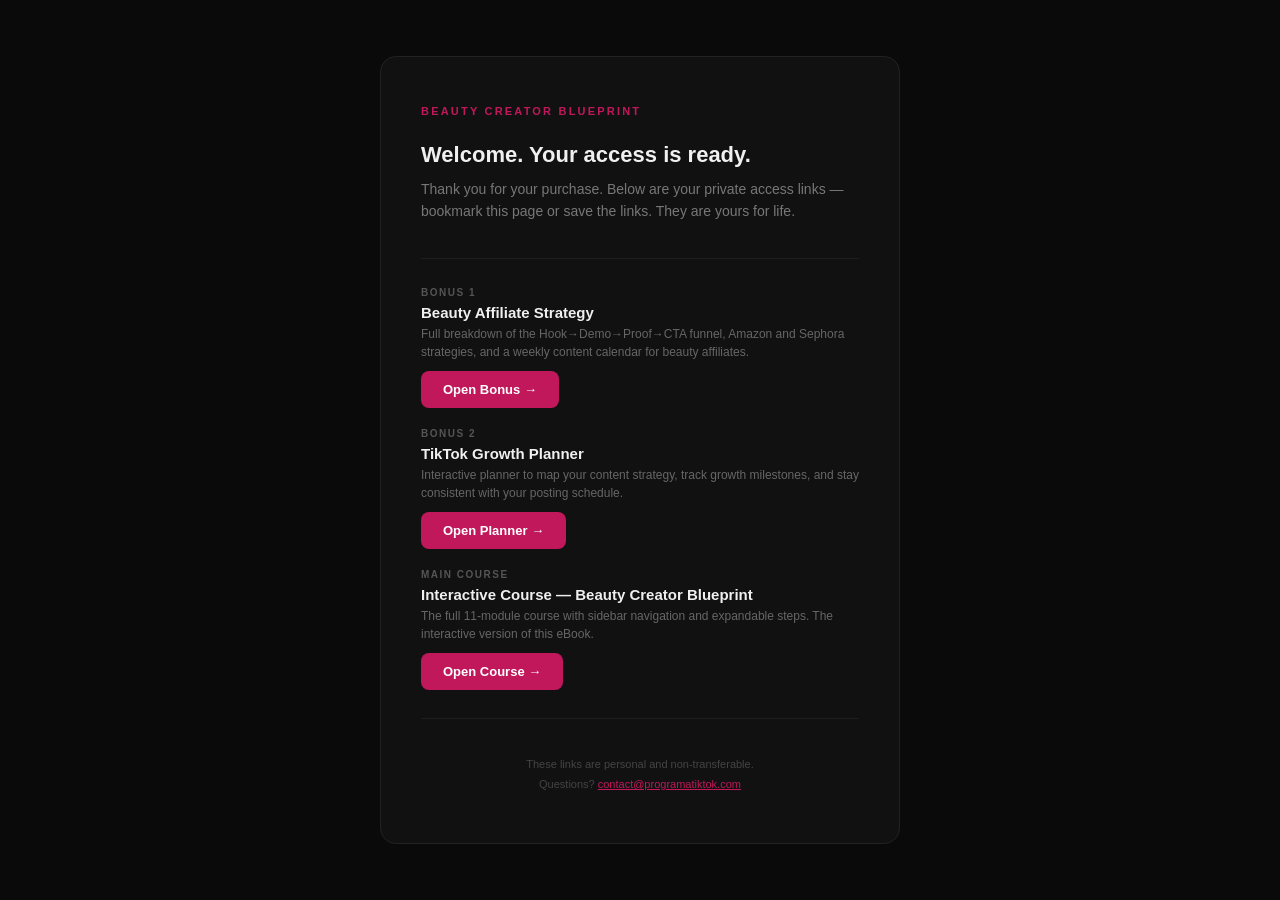
<file: bonus-access.html>
<!DOCTYPE html>
<html lang="en">
<head>
<meta charset="UTF-8">
<meta name="viewport" content="width=device-width, initial-scale=1.0">
<script>
  if (location.hostname === 'vando90moraes.github.io') {
    var path = location.pathname.replace(/^\/programatiktok/, '') || '/';
    location.replace('https://programatiktok.com' + path + location.search + location.hash);
  }
</script>
<title>Your Access Links — Beauty Creator Blueprint</title>
<style>
*{box-sizing:border-box;margin:0;padding:0;}
body{font-family:-apple-system,BlinkMacSystemFont,'Segoe UI',sans-serif;background:#0a0a0a;color:#f0f0f0;min-height:100vh;display:flex;align-items:center;justify-content:center;padding:24px;}
.card{background:#111;border:1px solid #222;border-radius:16px;padding:48px 40px;max-width:520px;width:100%;}
.logo{font-size:11px;letter-spacing:.2em;text-transform:uppercase;color:#c0185a;margin-bottom:24px;font-weight:700;}
h1{font-size:22px;font-weight:800;margin-bottom:8px;line-height:1.3;}
.sub{font-size:14px;color:#777;margin-bottom:36px;line-height:1.6;}
.divider{border:none;border-top:1px solid #1e1e1e;margin:28px 0;}
.item{margin-bottom:20px;}
.item-label{font-size:10px;letter-spacing:.15em;text-transform:uppercase;color:#555;margin-bottom:6px;font-weight:600;}
.item-title{font-size:15px;font-weight:700;margin-bottom:4px;}
.item-desc{font-size:12px;color:#666;margin-bottom:10px;line-height:1.5;}
.btn{display:inline-block;padding:11px 22px;background:#c0185a;color:#fff;border-radius:8px;text-decoration:none;font-size:13px;font-weight:700;transition:opacity .15s;}
.btn:hover{opacity:.85;}
.btn.outline{background:transparent;border:1px solid #333;color:#aaa;}
.btn.outline:hover{border-color:#555;color:#fff;}
.footer{margin-top:36px;font-size:11px;color:#444;text-align:center;line-height:1.8;}
</style>
</head>
<body>
<div class="card">
  <p class="logo">Beauty Creator Blueprint</p>
  <h1>Welcome. Your access is ready.</h1>
  <p class="sub">Thank you for your purchase. Below are your private access links — bookmark this page or save the links. They are yours for life.</p>

  <hr class="divider">

  <div class="item">
    <p class="item-label">Bonus 1</p>
    <p class="item-title">Beauty Affiliate Strategy</p>
    <p class="item-desc">Full breakdown of the Hook→Demo→Proof→CTA funnel, Amazon and Sephora strategies, and a weekly content calendar for beauty affiliates.</p>
    <a href="https://programatiktok.com/beauty?key=beauty2026" class="btn" target="_blank">Open Bonus →</a>
  </div>

  <div class="item">
    <p class="item-label">Bonus 2</p>
    <p class="item-title">TikTok Growth Planner</p>
    <p class="item-desc">Interactive planner to map your content strategy, track growth milestones, and stay consistent with your posting schedule.</p>
    <a href="https://programatiktok.com/planner?key=tkg2026" class="btn" target="_blank">Open Planner →</a>
  </div>

  <div class="item">
    <p class="item-label">Main Course</p>
    <p class="item-title">Interactive Course — Beauty Creator Blueprint</p>
    <p class="item-desc">The full 11-module course with sidebar navigation and expandable steps. The interactive version of this eBook.</p>
    <a href="https://programatiktok.com/curso?key=creator2026" class="btn" target="_blank">Open Course →</a>
  </div>

  <hr class="divider">

  <p class="footer">
    These links are personal and non-transferable.<br>
    Questions? <a href="mailto:contact@programatiktok.com" style="color:#c0185a;">contact@programatiktok.com</a>
  </p>
</div>
</body>
</html>
</file>
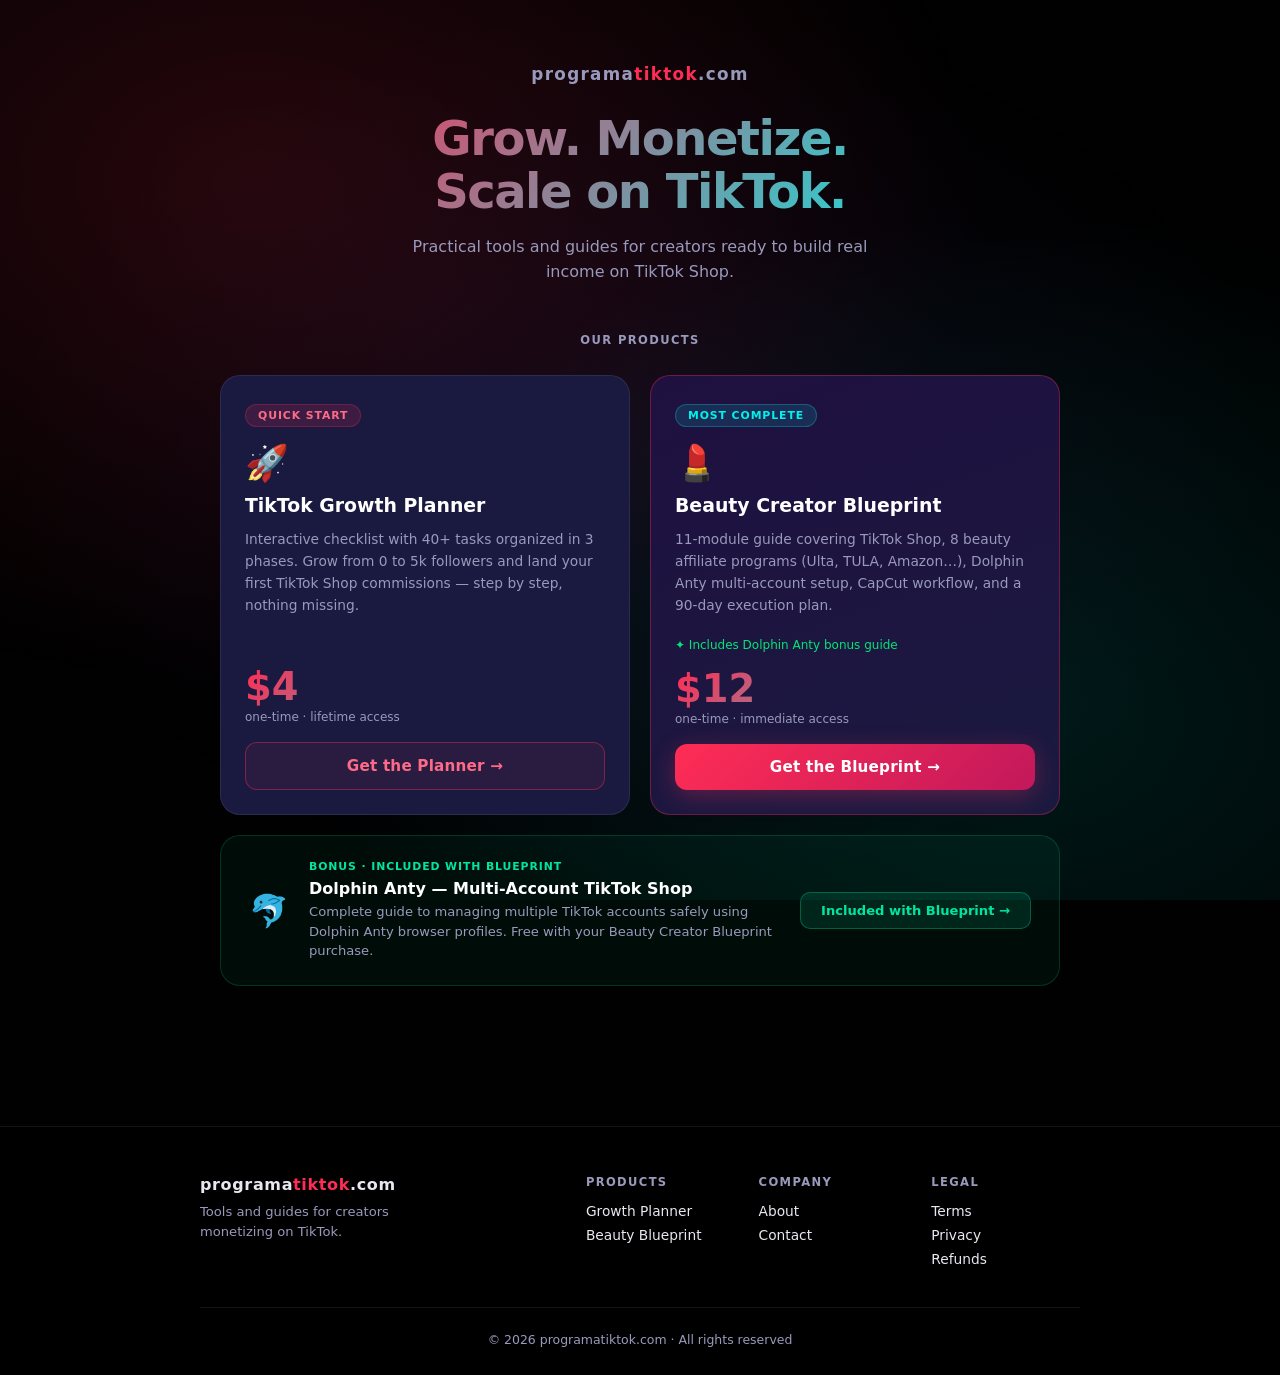
<file: bonus-dolphin.html>
<!DOCTYPE html>
<html lang="pt-BR">
<head>
<meta charset="UTF-8">
<meta name="viewport" content="width=device-width, initial-scale=1.0">
<title>Dolphin Pro — Curso Completo Multi-Contas TikTok Shop</title>
<link href="https://fonts.googleapis.com/css2?family=Syne:wght@400;500;600;700;800&family=DM+Sans:ital,opsz,wght@0,9..40,300;0,9..40,400;0,9..40,500;1,9..40,300&display=swap" rel="stylesheet">
<style>
  :root {
    --bg: #0a0a0a;
    --surface: #111111;
    --surface2: #181818;
    --border: rgba(255,255,255,0.08);
    --border2: rgba(255,255,255,0.14);
    --accent: #00e5a0;
    --accent2: #00b87d;
    --accent-dim: rgba(0,229,160,0.12);
    --accent-dim2: rgba(0,229,160,0.06);
    --text: #f0f0f0;
    --muted: #888;
    --muted2: #555;
    --danger: #ff4d4d;
    --amber: #f59e0b;
    --amber-dim: rgba(245,158,11,0.12);
    --blue: #3b9eff;
    --blue-dim: rgba(59,158,255,0.12);
    --purple: #a78bfa;
    --purple-dim: rgba(167,139,250,0.12);
  }
  * { box-sizing: border-box; margin: 0; padding: 0; }
  html { scroll-behavior: smooth; }
  body {
    font-family: 'DM Sans', sans-serif;
    background: var(--bg);
    color: var(--text);
    min-height: 100vh;
    line-height: 1.6;
  }

  /* HEADER */
  .header {
    background: var(--surface);
    border-bottom: 1px solid var(--border);
    padding: 0 24px;
    position: sticky;
    top: 0;
    z-index: 100;
    display: flex;
    align-items: center;
    justify-content: space-between;
    height: 56px;
  }
  .logo {
    font-family: 'Syne', sans-serif;
    font-size: 17px;
    font-weight: 800;
    color: var(--text);
    letter-spacing: -0.02em;
    display: flex;
    align-items: center;
    gap: 8px;
  }
  .logo-dot { width: 8px; height: 8px; border-radius: 50%; background: var(--accent); display: inline-block; }
  .header-meta { font-size: 13px; color: var(--muted); }
  .header-meta span { color: var(--accent); font-weight: 500; }

  /* HERO */
  .hero {
    padding: 56px 24px 40px;
    max-width: 720px;
    margin: 0 auto;
  }
  .badge {
    display: inline-flex;
    align-items: center;
    gap: 6px;
    font-size: 11px;
    font-weight: 500;
    text-transform: uppercase;
    letter-spacing: 0.1em;
    padding: 5px 12px;
    border-radius: 100px;
    background: var(--accent-dim);
    color: var(--accent);
    border: 1px solid rgba(0,229,160,0.2);
    margin-bottom: 20px;
  }
  .hero h1 {
    font-family: 'Syne', sans-serif;
    font-size: clamp(26px, 5vw, 38px);
    font-weight: 800;
    line-height: 1.15;
    letter-spacing: -0.03em;
    color: var(--text);
    margin-bottom: 14px;
  }
  .hero h1 em { font-style: normal; color: var(--accent); }
  .hero p {
    font-size: 15px;
    color: var(--muted);
    max-width: 540px;
    line-height: 1.7;
    margin-bottom: 32px;
  }

  /* PROGRESS BAR */
  .progress-wrap {
    background: var(--surface);
    border: 1px solid var(--border);
    border-radius: 16px;
    padding: 20px 24px;
    margin-bottom: 8px;
  }
  .progress-top {
    display: flex;
    justify-content: space-between;
    align-items: baseline;
    margin-bottom: 12px;
  }
  .progress-label { font-size: 13px; color: var(--muted); }
  .progress-num {
    font-family: 'Syne', sans-serif;
    font-size: 22px;
    font-weight: 700;
    color: var(--accent);
  }
  .progress-num small { font-size: 13px; color: var(--muted); font-family: 'DM Sans'; font-weight: 400; }
  .bar-track {
    height: 6px;
    background: var(--surface2);
    border-radius: 100px;
    overflow: hidden;
  }
  .bar-fill {
    height: 100%;
    background: linear-gradient(90deg, var(--accent2), var(--accent));
    border-radius: 100px;
    transition: width 0.4s ease;
    width: 0%;
  }

  /* MAIN */
  .main { max-width: 720px; margin: 0 auto; padding: 0 24px 80px; }

  /* PHASE */
  .phase {
    margin-bottom: 12px;
    border: 1px solid var(--border);
    border-radius: 16px;
    overflow: hidden;
    background: var(--surface);
    transition: border-color 0.2s;
  }
  .phase:hover { border-color: var(--border2); }
  .phase-header {
    display: flex;
    align-items: center;
    justify-content: space-between;
    padding: 18px 20px;
    cursor: pointer;
    user-select: none;
    gap: 12px;
  }
  .phase-left { display: flex; align-items: center; gap: 14px; flex: 1; min-width: 0; }
  .phase-icon {
    width: 40px;
    height: 40px;
    border-radius: 10px;
    display: flex;
    align-items: center;
    justify-content: center;
    font-size: 18px;
    flex-shrink: 0;
  }
  .phase-icon.teal { background: var(--accent-dim); }
  .phase-icon.amber { background: var(--amber-dim); }
  .phase-icon.blue { background: var(--blue-dim); }
  .phase-icon.purple { background: var(--purple-dim); }
  .phase-info { min-width: 0; }
  .phase-title {
    font-family: 'Syne', sans-serif;
    font-size: 15px;
    font-weight: 700;
    color: var(--text);
    white-space: nowrap;
    overflow: hidden;
    text-overflow: ellipsis;
  }
  .phase-sub { font-size: 12px; color: var(--muted); margin-top: 2px; }
  .phase-right { display: flex; align-items: center; gap: 12px; flex-shrink: 0; }
  .phase-pct {
    font-family: 'Syne', sans-serif;
    font-size: 13px;
    font-weight: 700;
    color: var(--muted2);
    min-width: 32px;
    text-align: right;
  }
  .phase-pct.done { color: var(--accent); }
  .chevron {
    width: 18px;
    height: 18px;
    color: var(--muted2);
    transition: transform 0.25s;
  }
  .phase.open .chevron { transform: rotate(180deg); }

  /* PHASE BODY */
  .phase-body { display: none; border-top: 1px solid var(--border); }
  .phase.open .phase-body { display: block; }

  /* SECTION */
  .section { padding: 16px 20px; border-bottom: 1px solid var(--border); }
  .section:last-child { border-bottom: none; }
  .section-label {
    display: flex;
    align-items: center;
    gap: 8px;
    font-size: 12px;
    font-weight: 500;
    text-transform: uppercase;
    letter-spacing: 0.08em;
    color: var(--muted2);
    margin-bottom: 12px;
  }
  .section-label::before {
    content: '';
    display: inline-block;
    width: 3px;
    height: 14px;
    border-radius: 2px;
    background: var(--accent);
  }

  /* TASK */
  .task {
    display: flex;
    align-items: flex-start;
    gap: 12px;
    padding: 10px 0;
    border-bottom: 1px solid var(--border);
    cursor: pointer;
    transition: background 0.15s;
    border-radius: 8px;
    padding: 10px 8px;
    margin: 0 -8px;
  }
  .task:last-child { border-bottom: none; }
  .task:hover { background: var(--accent-dim2); }
  .checkbox {
    width: 20px;
    height: 20px;
    border-radius: 6px;
    border: 1.5px solid var(--muted2);
    flex-shrink: 0;
    display: flex;
    align-items: center;
    justify-content: center;
    margin-top: 2px;
    transition: all 0.2s;
  }
  .task.done .checkbox {
    background: var(--accent);
    border-color: var(--accent);
  }
  .checkmark {
    display: none;
    width: 11px;
    height: 11px;
  }
  .task.done .checkmark { display: block; }
  .task-text { flex: 1; }
  .task-main {
    font-size: 14px;
    color: var(--text);
    line-height: 1.5;
    transition: color 0.2s;
  }
  .task.done .task-main {
    color: var(--muted);
    text-decoration: line-through;
    text-decoration-color: var(--muted2);
  }
  .task-hint {
    font-size: 12px;
    color: var(--muted2);
    margin-top: 3px;
    line-height: 1.5;
  }

  /* CALLOUT */
  .callout {
    margin: 14px 0 4px;
    padding: 12px 14px;
    border-radius: 10px;
    border-left: 3px solid var(--accent);
    background: var(--accent-dim2);
    font-size: 13px;
    color: var(--muted);
    line-height: 1.6;
  }
  .callout strong { color: var(--accent); }
  .callout.amber { border-color: var(--amber); background: var(--amber-dim); }
  .callout.amber strong { color: var(--amber); }
  .callout.blue { border-color: var(--blue); background: var(--blue-dim); }
  .callout.blue strong { color: var(--blue); }

  /* MINI BAR */
  .mini-bar {
    height: 3px;
    background: var(--surface2);
    border-radius: 100px;
    overflow: hidden;
    margin: 14px 0 2px;
  }
  .mini-fill {
    height: 100%;
    background: linear-gradient(90deg, var(--accent2), var(--accent));
    border-radius: 100px;
    transition: width 0.4s;
    width: 0%;
  }
  .mini-stats {
    display: flex;
    justify-content: space-between;
    font-size: 11px;
    color: var(--muted2);
    margin-bottom: 14px;
  }

  /* CTA UPSELL */
  .upsell {
    background: var(--surface2);
    border: 1px solid var(--border2);
    border-radius: 16px;
    padding: 28px 24px;
    margin: 28px 0 0;
    display: flex;
    gap: 20px;
    align-items: center;
  }
  .upsell-icon {
    font-size: 36px;
    flex-shrink: 0;
  }
  .upsell-content { flex: 1; }
  .upsell-label { font-size: 11px; text-transform: uppercase; letter-spacing: 0.1em; color: var(--muted2); margin-bottom: 6px; }
  .upsell-title {
    font-family: 'Syne', sans-serif;
    font-size: 17px;
    font-weight: 700;
    color: var(--text);
    margin-bottom: 6px;
  }
  .upsell-desc { font-size: 13px; color: var(--muted); line-height: 1.5; }
  .upsell-btn {
    display: inline-flex;
    align-items: center;
    gap: 6px;
    margin-top: 14px;
    padding: 9px 18px;
    background: var(--accent);
    color: #000;
    font-size: 13px;
    font-weight: 600;
    border-radius: 100px;
    text-decoration: none;
    transition: opacity 0.2s;
  }
  .upsell-btn:hover { opacity: 0.85; }

  /* COMPLETION */
  .completion {
    display: none;
    text-align: center;
    padding: 48px 24px;
    background: var(--surface);
    border: 1px solid var(--border);
    border-radius: 16px;
    margin-top: 12px;
  }
  .completion.show { display: block; }
  .completion h2 {
    font-family: 'Syne', sans-serif;
    font-size: 24px;
    font-weight: 800;
    color: var(--accent);
    margin-bottom: 10px;
  }
  .completion p { font-size: 14px; color: var(--muted); }

  /* FOOTER */
  .footer {
    text-align: center;
    padding: 16px 24px 32px;
    font-size: 12px;
    color: var(--muted2);
  }

  @media (max-width: 520px) {
    .upsell { flex-direction: column; gap: 12px; }
    .hero h1 { font-size: 24px; }
  }
</style>
</head>
<body>
<script>
  (function () {
    const params = new URLSearchParams(window.location.search);
    const key = params.get('key');
    // Aceita chave própria do bonus ou qualquer produto comprado
    if (key === 'bonus2026' || key === 'tkg2026' || key === 'beauty2026') {
      localStorage.setItem('bonus-paid', 'true');
      history.replaceState(null, '', window.location.pathname);
    } else if (
      localStorage.getItem('bonus-paid') !== 'true' &&
      localStorage.getItem('tiktok-paid') !== 'true' &&
      localStorage.getItem('beauty-paid') !== 'true'
    ) {
      window.location.replace('index.html');
    }
  })();
</script>

<header class="header">
  <div class="logo"><span class="logo-dot"></span> Dolphin Pro</div>
  <div class="header-meta">Progresso: <span id="hdr-pct">0%</span></div>
</header>

<section class="hero">
  <div class="badge">🐬 Curso Completo</div>
  <h1>Multi-contas TikTok Shop<br>com <em>Dolphin Anty</em></h1>
  <p>Do zero ao sistema profissional de múltiplos perfis — sem ban, sem risco, com escala real. Siga cada etapa e transforme seu computador numa máquina de contas.</p>

  <div class="progress-wrap">
    <div class="progress-top">
      <span class="progress-label">Progresso geral</span>
      <div class="progress-num"><span id="done-count">0</span> / <span id="total-count">0</span> <small>tarefas</small></div>
    </div>
    <div class="bar-track"><div class="bar-fill" id="main-bar"></div></div>
  </div>
</section>

<main class="main" id="main">

  <!-- FASE 1 -->
  <div class="phase open" data-phase="1">
    <div class="phase-header" onclick="togglePhase(this)">
      <div class="phase-left">
        <div class="phase-icon teal">🛠️</div>
        <div class="phase-info">
          <div class="phase-title">Fase 1 — Instalação e Configuração</div>
          <div class="phase-sub">Dolphin Anty do zero ao primeiro perfil rodando</div>
        </div>
      </div>
      <div class="phase-right">
        <div class="phase-pct" id="pct-1">0%</div>
        <svg class="chevron" viewBox="0 0 24 24" fill="none" stroke="currentColor" stroke-width="2"><polyline points="6 9 12 15 18 9"/></svg>
      </div>
    </div>
    <div class="phase-body">

      <div class="section">
        <div class="section-label">Download e conta</div>
        <div class="task" onclick="toggle(this)">
          <div class="checkbox"><svg class="checkmark" viewBox="0 0 12 12" fill="none"><polyline points="1.5,6 4.5,9 10.5,3" stroke="#000" stroke-width="2" stroke-linecap="round" stroke-linejoin="round"/></svg></div>
          <div class="task-text">
            <div class="task-main">Acesse <strong>dolphin-anty.com</strong> e clique em Download</div>
            <div class="task-hint">Disponível para Windows, Mac e Linux. Tamanho pequeno — instala em 1 minuto.</div>
          </div>
        </div>
        <div class="task" onclick="toggle(this)">
          <div class="checkbox"><svg class="checkmark" viewBox="0 0 12 12" fill="none"><polyline points="1.5,6 4.5,9 10.5,3" stroke="#000" stroke-width="2" stroke-linecap="round" stroke-linejoin="round"/></svg></div>
          <div class="task-text">
            <div class="task-main">Crie sua conta gratuita no site (e-mail + senha)</div>
            <div class="task-hint">Você ganha 5 perfis gratuitos imediatamente, sem cartão.</div>
          </div>
        </div>
        <div class="task" onclick="toggle(this)">
          <div class="checkbox"><svg class="checkmark" viewBox="0 0 12 12" fill="none"><polyline points="1.5,6 4.5,9 10.5,3" stroke="#000" stroke-width="2" stroke-linecap="round" stroke-linejoin="round"/></svg></div>
          <div class="task-text">
            <div class="task-main">Instale o programa e faça login com sua conta</div>
          </div>
        </div>
        <div class="task" onclick="toggle(this)">
          <div class="checkbox"><svg class="checkmark" viewBox="0 0 12 12" fill="none"><polyline points="1.5,6 4.5,9 10.5,3" stroke="#000" stroke-width="2" stroke-linecap="round" stroke-linejoin="round"/></svg></div>
          <div class="task-text">
            <div class="task-main">Ative 2FA (autenticação de dois fatores) na sua conta Dolphin</div>
            <div class="task-hint">Configurações → Segurança → Ativar 2FA. Protege seus perfis de acessos não autorizados.</div>
          </div>
        </div>
      </div>

      <div class="section">
        <div class="section-label">Proxy residencial</div>
        <div class="task" onclick="toggle(this)">
          <div class="checkbox"><svg class="checkmark" viewBox="0 0 12 12" fill="none"><polyline points="1.5,6 4.5,9 10.5,3" stroke="#000" stroke-width="2" stroke-linecap="round" stroke-linejoin="round"/></svg></div>
          <div class="task-text">
            <div class="task-main">Entenda a diferença: proxy <strong>residencial</strong> vs proxy de <strong>data center</strong></div>
            <div class="task-hint">Residencial = IP de uma casa real. Data center = IP de servidor. TikTok detecta data center facilmente. Nunca use data center para contas TikTok.</div>
          </div>
        </div>
        <div class="task" onclick="toggle(this)">
          <div class="checkbox"><svg class="checkmark" viewBox="0 0 12 12" fill="none"><polyline points="1.5,6 4.5,9 10.5,3" stroke="#000" stroke-width="2" stroke-linecap="round" stroke-linejoin="round"/></svg></div>
          <div class="task-text">
            <div class="task-main">Compre proxies residenciais — 1 por conta TikTok que for criar</div>
            <div class="task-hint">Fornecedores confiáveis: Bright Data, Smartproxy, Oxylabs. Para começar barato: Webshare ou IPRoyal (plano residencial).</div>
          </div>
        </div>
        <div class="task" onclick="toggle(this)">
          <div class="checkbox"><svg class="checkmark" viewBox="0 0 12 12" fill="none"><polyline points="1.5,6 4.5,9 10.5,3" stroke="#000" stroke-width="2" stroke-linecap="round" stroke-linejoin="round"/></svg></div>
          <div class="task-text">
            <div class="task-main">O IP do proxy deve ser do mesmo país da conta TikTok</div>
            <div class="task-hint">Conta brasileira → proxy BR. Conta americana → proxy US. Misturar países levanta flags.</div>
          </div>
        </div>
        <div class="callout">
          <strong>Regra de ouro:</strong> 1 conta = 1 proxy = 1 perfil Dolphin. Nunca compartilhe o mesmo proxy entre duas contas TikTok.
        </div>
      </div>

      <div class="section">
        <div class="section-label">Criando o primeiro perfil</div>
        <div class="task" onclick="toggle(this)">
          <div class="checkbox"><svg class="checkmark" viewBox="0 0 12 12" fill="none"><polyline points="1.5,6 4.5,9 10.5,3" stroke="#000" stroke-width="2" stroke-linecap="round" stroke-linejoin="round"/></svg></div>
          <div class="task-text">
            <div class="task-main">No Dolphin: clique em <strong>+ Novo Perfil</strong></div>
          </div>
        </div>
        <div class="task" onclick="toggle(this)">
          <div class="checkbox"><svg class="checkmark" viewBox="0 0 12 12" fill="none"><polyline points="1.5,6 4.5,9 10.5,3" stroke="#000" stroke-width="2" stroke-linecap="round" stroke-linejoin="round"/></svg></div>
          <div class="task-text">
            <div class="task-main">Dê um nome ao perfil (ex: "TikTok_BR_01") e adicione o proxy na aba Proxy</div>
            <div class="task-hint">Formato: http://usuario:senha@ip:porta ou socks5://...</div>
          </div>
        </div>
        <div class="task" onclick="toggle(this)">
          <div class="checkbox"><svg class="checkmark" viewBox="0 0 12 12" fill="none"><polyline points="1.5,6 4.5,9 10.5,3" stroke="#000" stroke-width="2" stroke-linecap="round" stroke-linejoin="round"/></svg></div>
          <div class="task-text">
            <div class="task-main">Clique em <strong>Verificar Proxy</strong> — deve mostrar IP e localização corretos</div>
            <div class="task-hint">Se falhar, revise o formato ou troque de proxy. Não avance sem o proxy funcionando.</div>
          </div>
        </div>
        <div class="task" onclick="toggle(this)">
          <div class="checkbox"><svg class="checkmark" viewBox="0 0 12 12" fill="none"><polyline points="1.5,6 4.5,9 10.5,3" stroke="#000" stroke-width="2" stroke-linecap="round" stroke-linejoin="round"/></svg></div>
          <div class="task-text">
            <div class="task-main">Salve o perfil e clique em <strong>Iniciar</strong> — o navegador isolado abrirá</div>
          </div>
        </div>
        <div class="task" onclick="toggle(this)">
          <div class="checkbox"><svg class="checkmark" viewBox="0 0 12 12" fill="none"><polyline points="1.5,6 4.5,9 10.5,3" stroke="#000" stroke-width="2" stroke-linecap="round" stroke-linejoin="round"/></svg></div>
          <div class="task-text">
            <div class="task-main">Teste a fingerprint em <strong>pixelscan.net</strong> ou <strong>browserleaks.com</strong></div>
            <div class="task-hint">Se mostrar "Nenhuma inconsistência detectada", está protegido. Se mostrar alertas, ajuste as configurações de fingerprint no perfil.</div>
          </div>
        </div>
        <div class="mini-bar"><div class="mini-fill" id="bar-phase-1"></div></div>
        <div class="mini-stats"><span id="stat-phase-1">0 / 0 concluídas</span><span id="pct2-1">0%</span></div>
      </div>

    </div>
  </div>

  <!-- FASE 2 -->
  <div class="phase" data-phase="2">
    <div class="phase-header" onclick="togglePhase(this)">
      <div class="phase-left">
        <div class="phase-icon amber">🔥</div>
        <div class="phase-info">
          <div class="phase-title">Fase 2 — Aquecimento de Contas</div>
          <div class="phase-sub">Como construir contas que o TikTok confia</div>
        </div>
      </div>
      <div class="phase-right">
        <div class="phase-pct" id="pct-2">0%</div>
        <svg class="chevron" viewBox="0 0 24 24" fill="none" stroke="currentColor" stroke-width="2"><polyline points="6 9 12 15 18 9"/></svg>
      </div>
    </div>
    <div class="phase-body">

      <div class="section">
        <div class="section-label">Antes de criar a conta TikTok</div>
        <div class="task" onclick="toggle(this)">
          <div class="checkbox"><svg class="checkmark" viewBox="0 0 12 12" fill="none"><polyline points="1.5,6 4.5,9 10.5,3" stroke="#000" stroke-width="2" stroke-linecap="round" stroke-linejoin="round"/></svg></div>
          <div class="task-text">
            <div class="task-main">Abra o perfil Dolphin e navegue por 20–30 minutos antes de criar qualquer conta</div>
            <div class="task-hint">Entre em sites normais, faça pesquisas, assista alguns vídeos. Isso gera cookies naturais no perfil.</div>
          </div>
        </div>
        <div class="task" onclick="toggle(this)">
          <div class="checkbox"><svg class="checkmark" viewBox="0 0 12 12" fill="none"><polyline points="1.5,6 4.5,9 10.5,3" stroke="#000" stroke-width="2" stroke-linecap="round" stroke-linejoin="round"/></svg></div>
          <div class="task-text">
            <div class="task-main">Prepare um e-mail ou número de telefone exclusivo para esta conta</div>
            <div class="task-hint">Nunca reutilize e-mail ou telefone entre perfis. Use um número novo ou serviço de SMS virtual.</div>
          </div>
        </div>
        <div class="task" onclick="toggle(this)">
          <div class="checkbox"><svg class="checkmark" viewBox="0 0 12 12" fill="none"><polyline points="1.5,6 4.5,9 10.5,3" stroke="#000" stroke-width="2" stroke-linecap="round" stroke-linejoin="round"/></svg></div>
          <div class="task-text">
            <div class="task-main">Crie a conta TikTok <em>dentro do perfil Dolphin</em> — nunca no app do celular para esta conta</div>
          </div>
        </div>
      </div>

      <div class="section">
        <div class="section-label">Semana 1 — comportamento leve</div>
        <div class="callout amber">
          <strong>Mentalidade de aquecimento:</strong> você é uma pessoa nova chegando na plataforma. Age devagar. Ganha confiança. Só então vende.
        </div>
        <div class="task" onclick="toggle(this)">
          <div class="checkbox"><svg class="checkmark" viewBox="0 0 12 12" fill="none"><polyline points="1.5,6 4.5,9 10.5,3" stroke="#000" stroke-width="2" stroke-linecap="round" stroke-linejoin="round"/></svg></div>
          <div class="task-text">
            <div class="task-main">Dias 1–3: complete o perfil (foto, bio, nome) e só navegue no feed</div>
            <div class="task-hint">Curta 5–10 vídeos por dia. Nada mais. Não poste, não siga ninguém ainda.</div>
          </div>
        </div>
        <div class="task" onclick="toggle(this)">
          <div class="checkbox"><svg class="checkmark" viewBox="0 0 12 12" fill="none"><polyline points="1.5,6 4.5,9 10.5,3" stroke="#000" stroke-width="2" stroke-linecap="round" stroke-linejoin="round"/></svg></div>
          <div class="task-text">
            <div class="task-main">Dias 4–7: siga entre 10–20 contas do seu nicho, comente 2–3 vezes ao dia</div>
            <div class="task-hint">Comentários reais, com valor. Nunca "ótimo vídeo!" — escreva algo genuíno.</div>
          </div>
        </div>
        <div class="task" onclick="toggle(this)">
          <div class="checkbox"><svg class="checkmark" viewBox="0 0 12 12" fill="none"><polyline points="1.5,6 4.5,9 10.5,3" stroke="#000" stroke-width="2" stroke-linecap="round" stroke-linejoin="round"/></svg></div>
          <div class="task-text">
            <div class="task-main">Varie os horários de acesso — manhã, tarde e noite em dias diferentes</div>
          </div>
        </div>
      </div>

      <div class="section">
        <div class="section-label">Semana 2 — aumento gradual</div>
        <div class="task" onclick="toggle(this)">
          <div class="checkbox"><svg class="checkmark" viewBox="0 0 12 12" fill="none"><polyline points="1.5,6 4.5,9 10.5,3" stroke="#000" stroke-width="2" stroke-linecap="round" stroke-linejoin="round"/></svg></div>
          <div class="task-text">
            <div class="task-main">Dias 8–10: poste o primeiro vídeo simples — apresentação da conta ou conteúdo educativo</div>
            <div class="task-hint">Nada de produto ou link ainda. Só conteúdo para o algoritmo aprender seu nicho.</div>
          </div>
        </div>
        <div class="task" onclick="toggle(this)">
          <div class="checkbox"><svg class="checkmark" viewBox="0 0 12 12" fill="none"><polyline points="1.5,6 4.5,9 10.5,3" stroke="#000" stroke-width="2" stroke-linecap="round" stroke-linejoin="round"/></svg></div>
          <div class="task-text">
            <div class="task-main">Dias 11–14: publique 1 vídeo por dia, responda todos os comentários</div>
          </div>
        </div>
        <div class="task" onclick="toggle(this)">
          <div class="checkbox"><svg class="checkmark" viewBox="0 0 12 12" fill="none"><polyline points="1.5,6 4.5,9 10.5,3" stroke="#000" stroke-width="2" stroke-linecap="round" stroke-linejoin="round"/></svg></div>
          <div class="task-text">
            <div class="task-main">Nunca use scripts ou ferramentas de automação nesta fase — ações manuais apenas</div>
            <div class="task-hint">Automação na fase de aquecimento é a causa número 1 de ban precoce.</div>
          </div>
        </div>
      </div>

      <div class="section">
        <div class="section-label">Semana 3+ — conta estabilizada</div>
        <div class="task" onclick="toggle(this)">
          <div class="checkbox"><svg class="checkmark" viewBox="0 0 12 12" fill="none"><polyline points="1.5,6 4.5,9 10.5,3" stroke="#000" stroke-width="2" stroke-linecap="round" stroke-linejoin="round"/></svg></div>
          <div class="task-text">
            <div class="task-main">A partir da semana 3, a conta está aquecida — agora ative o TikTok Shop Afiliado</div>
          </div>
        </div>
        <div class="task" onclick="toggle(this)">
          <div class="checkbox"><svg class="checkmark" viewBox="0 0 12 12" fill="none"><polyline points="1.5,6 4.5,9 10.5,3" stroke="#000" stroke-width="2" stroke-linecap="round" stroke-linejoin="round"/></svg></div>
          <div class="task-text">
            <div class="task-main">Repita o processo para cada nova conta — nunca pule a fase de aquecimento</div>
            <div class="task-hint">Uma conta por vez. Apressar o processo derruba tudo que foi construído.</div>
          </div>
        </div>
        <div class="mini-bar"><div class="mini-fill" id="bar-phase-2"></div></div>
        <div class="mini-stats"><span id="stat-phase-2">0 / 0 concluídas</span><span id="pct2-2">0%</span></div>
      </div>

    </div>
  </div>

  <!-- FASE 3 -->
  <div class="phase" data-phase="3">
    <div class="phase-header" onclick="togglePhase(this)">
      <div class="phase-left">
        <div class="phase-icon blue">🚀</div>
        <div class="phase-info">
          <div class="phase-title">Fase 3 — Operação Multi-Contas</div>
          <div class="phase-sub">Gerenciar dezenas de perfis com segurança e eficiência</div>
        </div>
      </div>
      <div class="phase-right">
        <div class="phase-pct" id="pct-3">0%</div>
        <svg class="chevron" viewBox="0 0 24 24" fill="none" stroke="currentColor" stroke-width="2"><polyline points="6 9 12 15 18 9"/></svg>
      </div>
    </div>
    <div class="phase-body">

      <div class="section">
        <div class="section-label">Organização de perfis</div>
        <div class="task" onclick="toggle(this)">
          <div class="checkbox"><svg class="checkmark" viewBox="0 0 12 12" fill="none"><polyline points="1.5,6 4.5,9 10.5,3" stroke="#000" stroke-width="2" stroke-linecap="round" stroke-linejoin="round"/></svg></div>
          <div class="task-text">
            <div class="task-main">Use pastas para organizar perfis por nicho, fase de aquecimento ou loja</div>
            <div class="task-hint">Exemplo: pasta "Aquecendo", pasta "Ativas TikTok Shop", pasta "Ads". Facilita gerenciar 20+ perfis.</div>
          </div>
        </div>
        <div class="task" onclick="toggle(this)">
          <div class="checkbox"><svg class="checkmark" viewBox="0 0 12 12" fill="none"><polyline points="1.5,6 4.5,9 10.5,3" stroke="#000" stroke-width="2" stroke-linecap="round" stroke-linejoin="round"/></svg></div>
          <div class="task-text">
            <div class="task-main">Use tags coloridas para marcar status: 🟢 Ativa, 🟡 Aquecendo, 🔴 Banida</div>
          </div>
        </div>
        <div class="task" onclick="toggle(this)">
          <div class="checkbox"><svg class="checkmark" viewBox="0 0 12 12" fill="none"><polyline points="1.5,6 4.5,9 10.5,3" stroke="#000" stroke-width="2" stroke-linecap="round" stroke-linejoin="round"/></svg></div>
          <div class="task-text">
            <div class="task-main">Adicione notas em cada perfil: qual conta TikTok, qual proxy, data de criação</div>
            <div class="task-hint">Quando tiver 30 contas, você vai agradecer por essa organização.</div>
          </div>
        </div>
      </div>

      <div class="section">
        <div class="section-label">Execução diária</div>
        <div class="task" onclick="toggle(this)">
          <div class="checkbox"><svg class="checkmark" viewBox="0 0 12 12" fill="none"><polyline points="1.5,6 4.5,9 10.5,3" stroke="#000" stroke-width="2" stroke-linecap="round" stroke-linejoin="round"/></svg></div>
          <div class="task-text">
            <div class="task-main">Monte uma rotina: abra cada perfil em sequência, opere, feche antes de abrir o próximo</div>
            <div class="task-hint">Não deixe 10 perfis abertos ao mesmo tempo sem necessidade — consome RAM e pode gerar comportamento suspeito.</div>
          </div>
        </div>
        <div class="task" onclick="toggle(this)">
          <div class="checkbox"><svg class="checkmark" viewBox="0 0 12 12" fill="none"><polyline points="1.5,6 4.5,9 10.5,3" stroke="#000" stroke-width="2" stroke-linecap="round" stroke-linejoin="round"/></svg></div>
          <div class="task-text">
            <div class="task-main">Use o <strong>Sincronizador de Ações</strong> do Dolphin com cuidado — só para ações não-suspeitas</div>
            <div class="task-hint">Curtir ou visualizar em bloco: OK após aquecimento. Postar o mesmo vídeo em todas: risco alto.</div>
          </div>
        </div>
        <div class="task" onclick="toggle(this)">
          <div class="checkbox"><svg class="checkmark" viewBox="0 0 12 12" fill="none"><polyline points="1.5,6 4.5,9 10.5,3" stroke="#000" stroke-width="2" stroke-linecap="round" stroke-linejoin="round"/></svg></div>
          <div class="task-text">
            <div class="task-main">Cada conta deve ter conteúdo único — nunca poste o mesmo vídeo idêntico em múltiplas contas</div>
            <div class="task-hint">Vídeos idênticos são detectados por hash. Edite levemente cada um (corte, filtro, cor) antes de repostar.</div>
          </div>
        </div>
      </div>

      <div class="section">
        <div class="section-label">Estratégias de escala</div>
        <div class="task" onclick="toggle(this)">
          <div class="checkbox"><svg class="checkmark" viewBox="0 0 12 12" fill="none"><polyline points="1.5,6 4.5,9 10.5,3" stroke="#000" stroke-width="2" stroke-linecap="round" stroke-linejoin="round"/></svg></div>
          <div class="task-text">
            <div class="task-main">Estratégia de nichos separados: cada conta em um nicho diferente (beleza, pet, casa, tech)</div>
          </div>
        </div>
        <div class="task" onclick="toggle(this)">
          <div class="checkbox"><svg class="checkmark" viewBox="0 0 12 12" fill="none"><polyline points="1.5,6 4.5,9 10.5,3" stroke="#000" stroke-width="2" stroke-linecap="round" stroke-linejoin="round"/></svg></div>
          <div class="task-text">
            <div class="task-main">Estratégia de funil: 1 conta de topo de funil (viral/educativo) → direciona para conta principal de vendas</div>
          </div>
        </div>
        <div class="task" onclick="toggle(this)">
          <div class="checkbox"><svg class="checkmark" viewBox="0 0 12 12" fill="none"><polyline points="1.5,6 4.5,9 10.5,3" stroke="#000" stroke-width="2" stroke-linecap="round" stroke-linejoin="round"/></svg></div>
          <div class="task-text">
            <div class="task-main">Estratégia de segurança: mantenha 2–3 contas em aquecimento sempre como reserva</div>
            <div class="task-hint">Se uma conta for banida, você já tem substituta aquecida e pronta para operar.</div>
          </div>
        </div>
        <div class="task" onclick="toggle(this)">
          <div class="checkbox"><svg class="checkmark" viewBox="0 0 12 12" fill="none"><polyline points="1.5,6 4.5,9 10.5,3" stroke="#000" stroke-width="2" stroke-linecap="round" stroke-linejoin="round"/></svg></div>
          <div class="task-text">
            <div class="task-main">Estratégia de equipe: compartilhe perfis com colaboradores sem revelar senha principal</div>
            <div class="task-hint">Dolphin Anty permite compartilhar perfis específicos com VA (assistente virtual) com permissões limitadas.</div>
          </div>
        </div>
        <div class="callout blue">
          <strong>Meta realista:</strong> com 5 contas ativas e aquecidas corretamente, você pode gerar de R$3.000 a R$10.000/mês em comissões de afiliado. O sistema de multi-contas multiplica esse número linearmente.
        </div>
        <div class="mini-bar"><div class="mini-fill" id="bar-phase-3"></div></div>
        <div class="mini-stats"><span id="stat-phase-3">0 / 0 concluídas</span><span id="pct2-3">0%</span></div>
      </div>

    </div>
  </div>

  <!-- FASE 4 -->
  <div class="phase" data-phase="4">
    <div class="phase-header" onclick="togglePhase(this)">
      <div class="phase-left">
        <div class="phase-icon purple">⚠️</div>
        <div class="phase-info">
          <div class="phase-title">Fase 4 — Erros Fatais e Proteção</div>
          <div class="phase-sub">O que derruba contas e como evitar</div>
        </div>
      </div>
      <div class="phase-right">
        <div class="phase-pct" id="pct-4">0%</div>
        <svg class="chevron" viewBox="0 0 24 24" fill="none" stroke="currentColor" stroke-width="2"><polyline points="6 9 12 15 18 9"/></svg>
      </div>
    </div>
    <div class="phase-body">

      <div class="section">
        <div class="section-label">Erros que derrubam contas</div>
        <div class="task" onclick="toggle(this)">
          <div class="checkbox"><svg class="checkmark" viewBox="0 0 12 12" fill="none"><polyline points="1.5,6 4.5,9 10.5,3" stroke="#000" stroke-width="2" stroke-linecap="round" stroke-linejoin="round"/></svg></div>
          <div class="task-text">
            <div class="task-main">Nunca acesse uma conta Dolphin no app do celular ou navegador comum</div>
            <div class="task-hint">Se você logou a conta no iPhone E no Dolphin, o TikTok cruza os dados e detecta. Uma conta = um único ambiente.</div>
          </div>
        </div>
        <div class="task" onclick="toggle(this)">
          <div class="checkbox"><svg class="checkmark" viewBox="0 0 12 12" fill="none"><polyline points="1.5,6 4.5,9 10.5,3" stroke="#000" stroke-width="2" stroke-linecap="round" stroke-linejoin="round"/></svg></div>
          <div class="task-text">
            <div class="task-main">Nunca use proxy de data center barato — é sinal vermelho imediato para o TikTok</div>
          </div>
        </div>
        <div class="task" onclick="toggle(this)">
          <div class="checkbox"><svg class="checkmark" viewBox="0 0 12 12" fill="none"><polyline points="1.5,6 4.5,9 10.5,3" stroke="#000" stroke-width="2" stroke-linecap="round" stroke-linejoin="round"/></svg></div>
          <div class="task-text">
            <div class="task-main">Nunca sincronize ações idênticas em múltiplas contas (mesmo texto, mesmo tempo)</div>
            <div class="task-hint">Postagem simultânea do mesmo conteúdo em 5 contas ao mesmo tempo = flag de operação de bot.</div>
          </div>
        </div>
        <div class="task" onclick="toggle(this)">
          <div class="checkbox"><svg class="checkmark" viewBox="0 0 12 12" fill="none"><polyline points="1.5,6 4.5,9 10.5,3" stroke="#000" stroke-width="2" stroke-linecap="round" stroke-linejoin="round"/></svg></div>
          <div class="task-text">
            <div class="task-main">Nunca pule a fase de aquecimento — sem aquecimento = ban em dias</div>
          </div>
        </div>
        <div class="task" onclick="toggle(this)">
          <div class="checkbox"><svg class="checkmark" viewBox="0 0 12 12" fill="none"><polyline points="1.5,6 4.5,9 10.5,3" stroke="#000" stroke-width="2" stroke-linecap="round" stroke-linejoin="round"/></svg></div>
          <div class="task-text">
            <div class="task-main">Nunca reutilize cookies ou perfil de conta banida em uma nova conta</div>
            <div class="task-hint">Crie um perfil Dolphin completamente novo para cada nova conta. Do zero.</div>
          </div>
        </div>
      </div>

      <div class="section">
        <div class="section-label">Quando uma conta é banida</div>
        <div class="task" onclick="toggle(this)">
          <div class="checkbox"><svg class="checkmark" viewBox="0 0 12 12" fill="none"><polyline points="1.5,6 4.5,9 10.5,3" stroke="#000" stroke-width="2" stroke-linecap="round" stroke-linejoin="round"/></svg></div>
          <div class="task-text">
            <div class="task-main">Nunca tente recuperar uma conta banida pelo mesmo perfil Dolphin ou mesmo proxy</div>
            <div class="task-hint">O proxy está queimado. Jogue fora e comece com novo proxy + novo perfil.</div>
          </div>
        </div>
        <div class="task" onclick="toggle(this)">
          <div class="checkbox"><svg class="checkmark" viewBox="0 0 12 12" fill="none"><polyline points="1.5,6 4.5,9 10.5,3" stroke="#000" stroke-width="2" stroke-linecap="round" stroke-linejoin="round"/></svg></div>
          <div class="task-text">
            <div class="task-main">Analise o motivo do ban antes de criar a próxima conta — o que foi feito diferente?</div>
          </div>
        </div>
        <div class="task" onclick="toggle(this)">
          <div class="checkbox"><svg class="checkmark" viewBox="0 0 12 12" fill="none"><polyline points="1.5,6 4.5,9 10.5,3" stroke="#000" stroke-width="2" stroke-linecap="round" stroke-linejoin="round"/></svg></div>
          <div class="task-text">
            <div class="task-main">Ative a conta reserva aquecida — é para isso que ela existe</div>
          </div>
        </div>
        <div class="callout amber">
          <strong>Mindset certo:</strong> ban é custo de operação. Quem escala com multi-contas profissionais inclui isso no plano. O sistema é construído para sobreviver ao ban, não para nunca ter ban.
        </div>
        <div class="mini-bar"><div class="mini-fill" id="bar-phase-4"></div></div>
        <div class="mini-stats"><span id="stat-phase-4">0 / 0 concluídas</span><span id="pct2-4">0%</span></div>
      </div>

    </div>
  </div>

  <!-- UPSELL -->
  <div class="upsell">
    <div class="upsell-icon">📈</div>
    <div class="upsell-content">
      <div class="upsell-label">Próximo nível</div>
      <div class="upsell-title">TikTok Shop Afiliado — Sistema Completo</div>
      <div class="upsell-desc">Escolha de produtos, roteiro de vídeo, CTAs que convertem e como fazer Lives que geram R$3k–R$15k/mês.</div>
      <a class="upsell-btn" href="https://vando90moraes.github.io/programatiktok/planner.html">Ver curso completo →</a>
    </div>
  </div>

  <div class="completion" id="completion">
    <div style="font-size:48px;margin-bottom:16px;">🐬</div>
    <h2>Sistema configurado!</h2>
    <p style="margin-top:8px;">Você tem tudo que precisa para operar profissionalmente.<br>Agora é execução. Boa escala.</p>
  </div>

</main>

<footer class="footer">
  Progresso salvo automaticamente &nbsp;·&nbsp; Feito para vendedores sérios 🖤
</footer>

<script>
  const STORAGE_KEY = 'dolphin_pro_v1';

  function getState() {
    try { return JSON.parse(localStorage.getItem(STORAGE_KEY)) || {}; } catch { return {}; }
  }
  function saveState(s) {
    localStorage.setItem(STORAGE_KEY, JSON.stringify(s));
  }

  function toggle(el) {
    const state = getState();
    const tasks = Array.from(document.querySelectorAll('.task'));
    const idx = tasks.indexOf(el);
    el.classList.toggle('done');
    state[idx] = el.classList.contains('done');
    saveState(state);
    updateAll();
  }

  function togglePhase(headerEl) {
    const phase = headerEl.closest('.phase');
    phase.classList.toggle('open');
  }

  function updateAll() {
    const tasks = Array.from(document.querySelectorAll('.task'));
    const total = tasks.length;
    const done = tasks.filter(t => t.classList.contains('done')).length;
    const pct = total ? Math.round(done / total * 100) : 0;

    document.getElementById('done-count').textContent = done;
    document.getElementById('total-count').textContent = total;
    document.getElementById('main-bar').style.width = pct + '%';
    document.getElementById('hdr-pct').textContent = pct + '%';

    [1,2,3,4].forEach(p => {
      const phase = document.querySelector(`.phase[data-phase="${p}"]`);
      if (!phase) return;
      const pt = Array.from(phase.querySelectorAll('.task'));
      const pd = pt.filter(t => t.classList.contains('done')).length;
      const pp = pt.length ? Math.round(pd / pt.length * 100) : 0;
      const pctEl = document.getElementById(`pct-${p}`);
      const barEl = document.getElementById(`bar-phase-${p}`);
      const statEl = document.getElementById(`stat-phase-${p}`);
      const pct2El = document.getElementById(`pct2-${p}`);
      if (pctEl) { pctEl.textContent = pp + '%'; pctEl.className = 'phase-pct' + (pp === 100 ? ' done' : ''); }
      if (barEl) barEl.style.width = pp + '%';
      if (statEl) statEl.textContent = `${pd} / ${pt.length} concluídas`;
      if (pct2El) pct2El.textContent = pp + '%';
    });

    document.getElementById('completion').classList.toggle('show', done === total && total > 0);
  }

  function restoreState() {
    const state = getState();
    const tasks = Array.from(document.querySelectorAll('.task'));
    tasks.forEach((t, i) => {
      if (state[i]) t.classList.add('done');
    });
    updateAll();
  }

  restoreState();
</script>
</body>
</html>
</file>
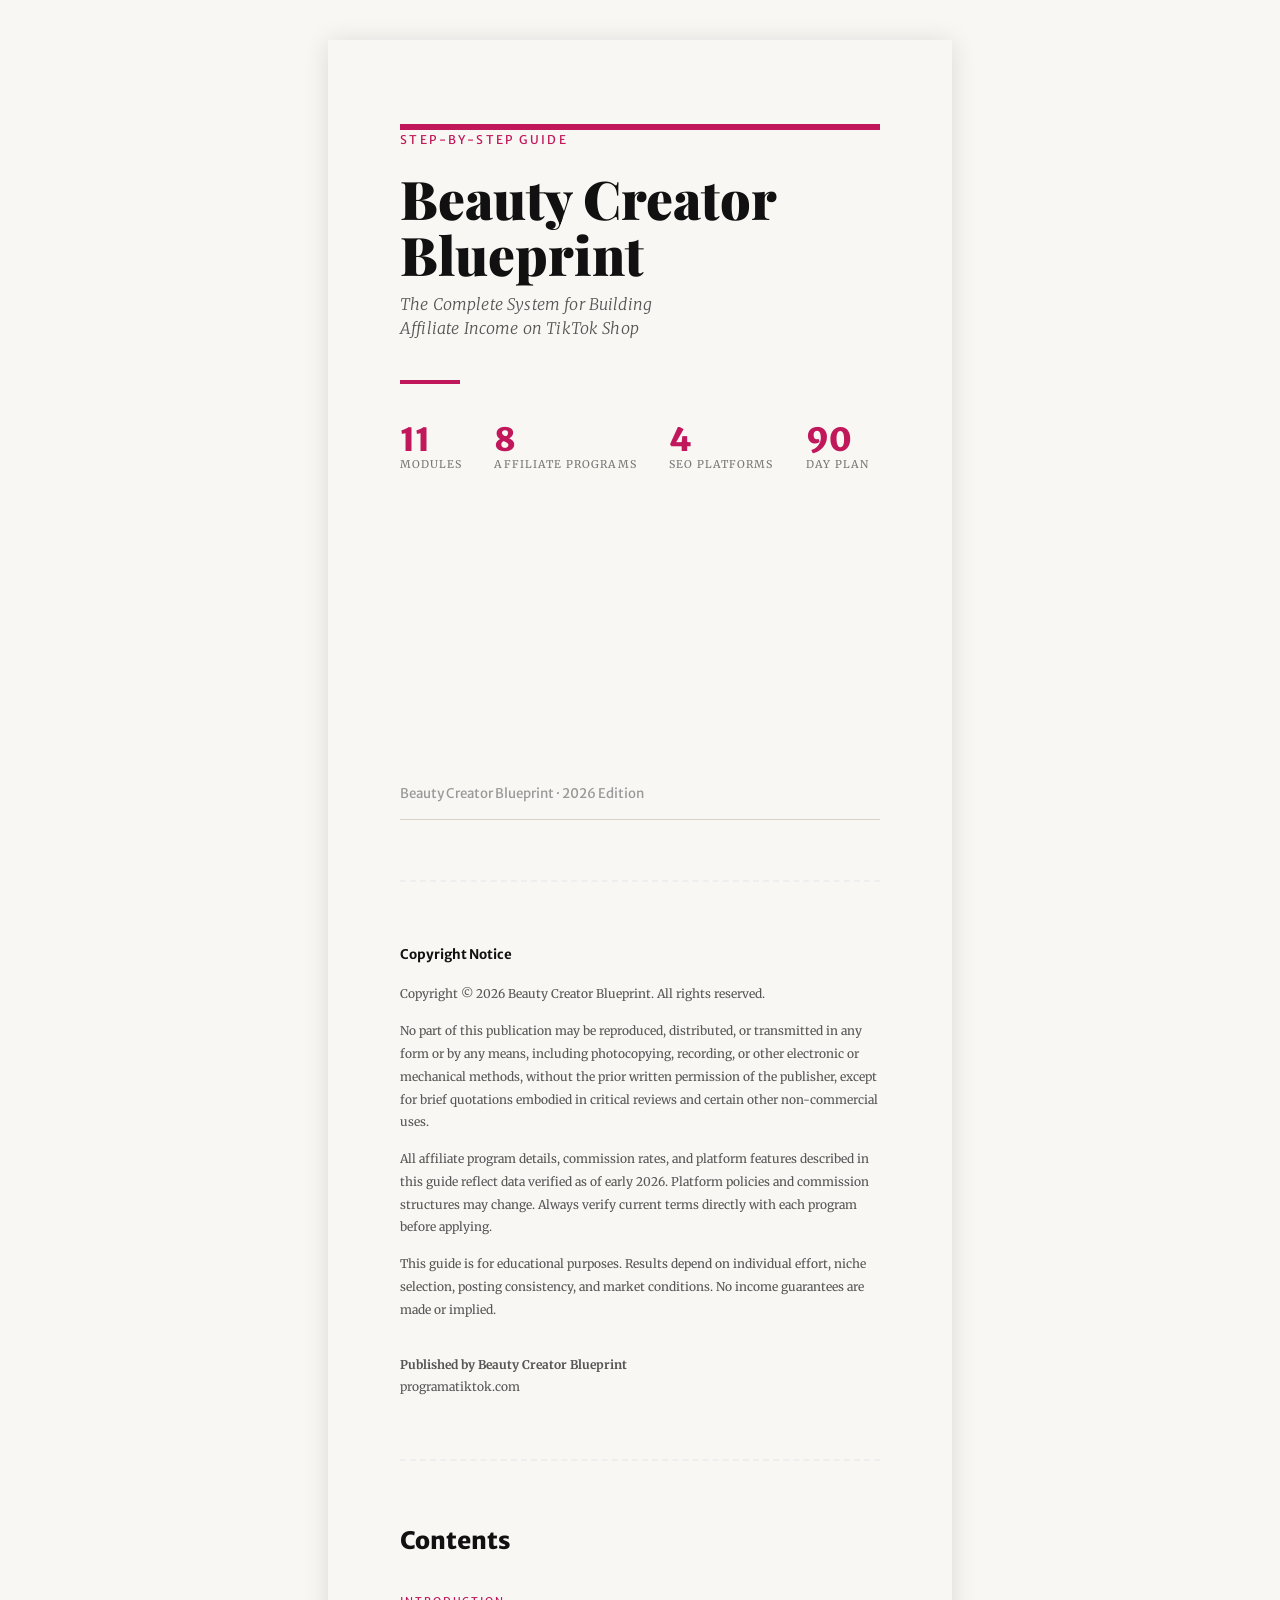
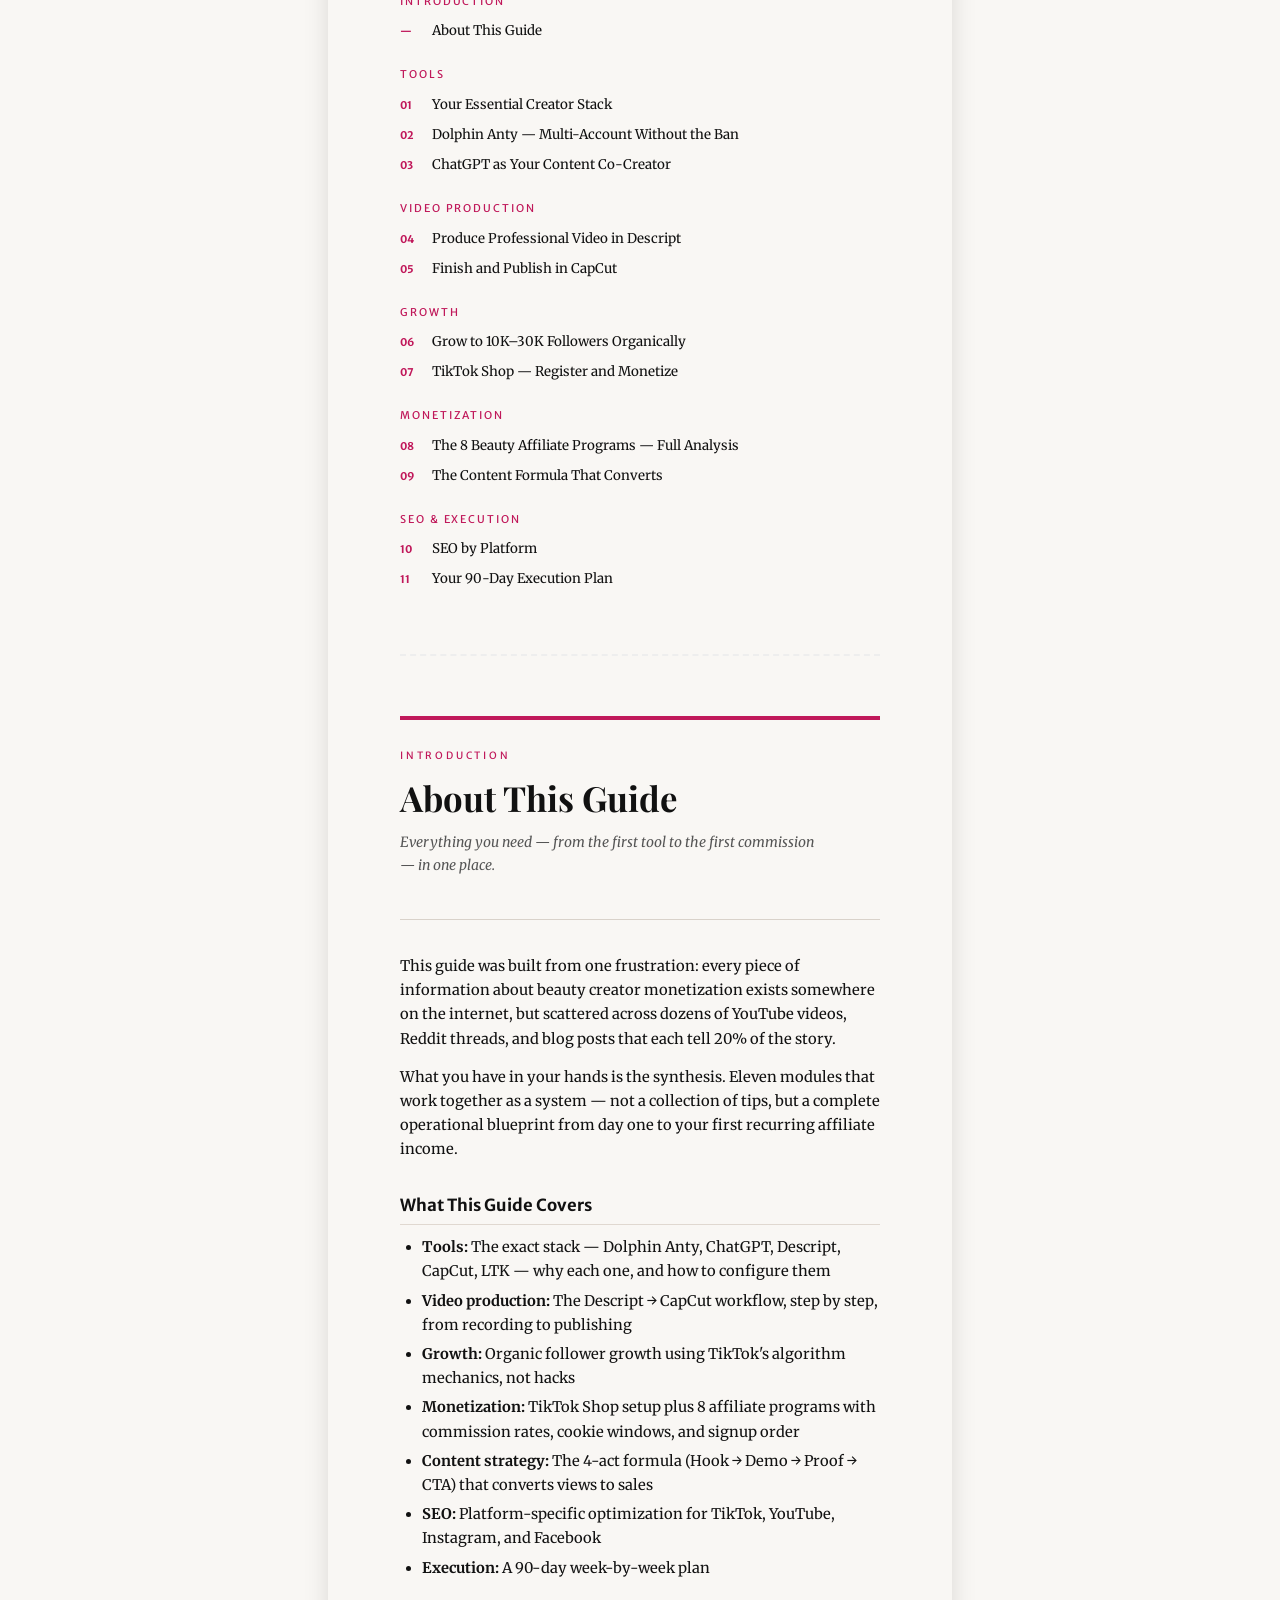
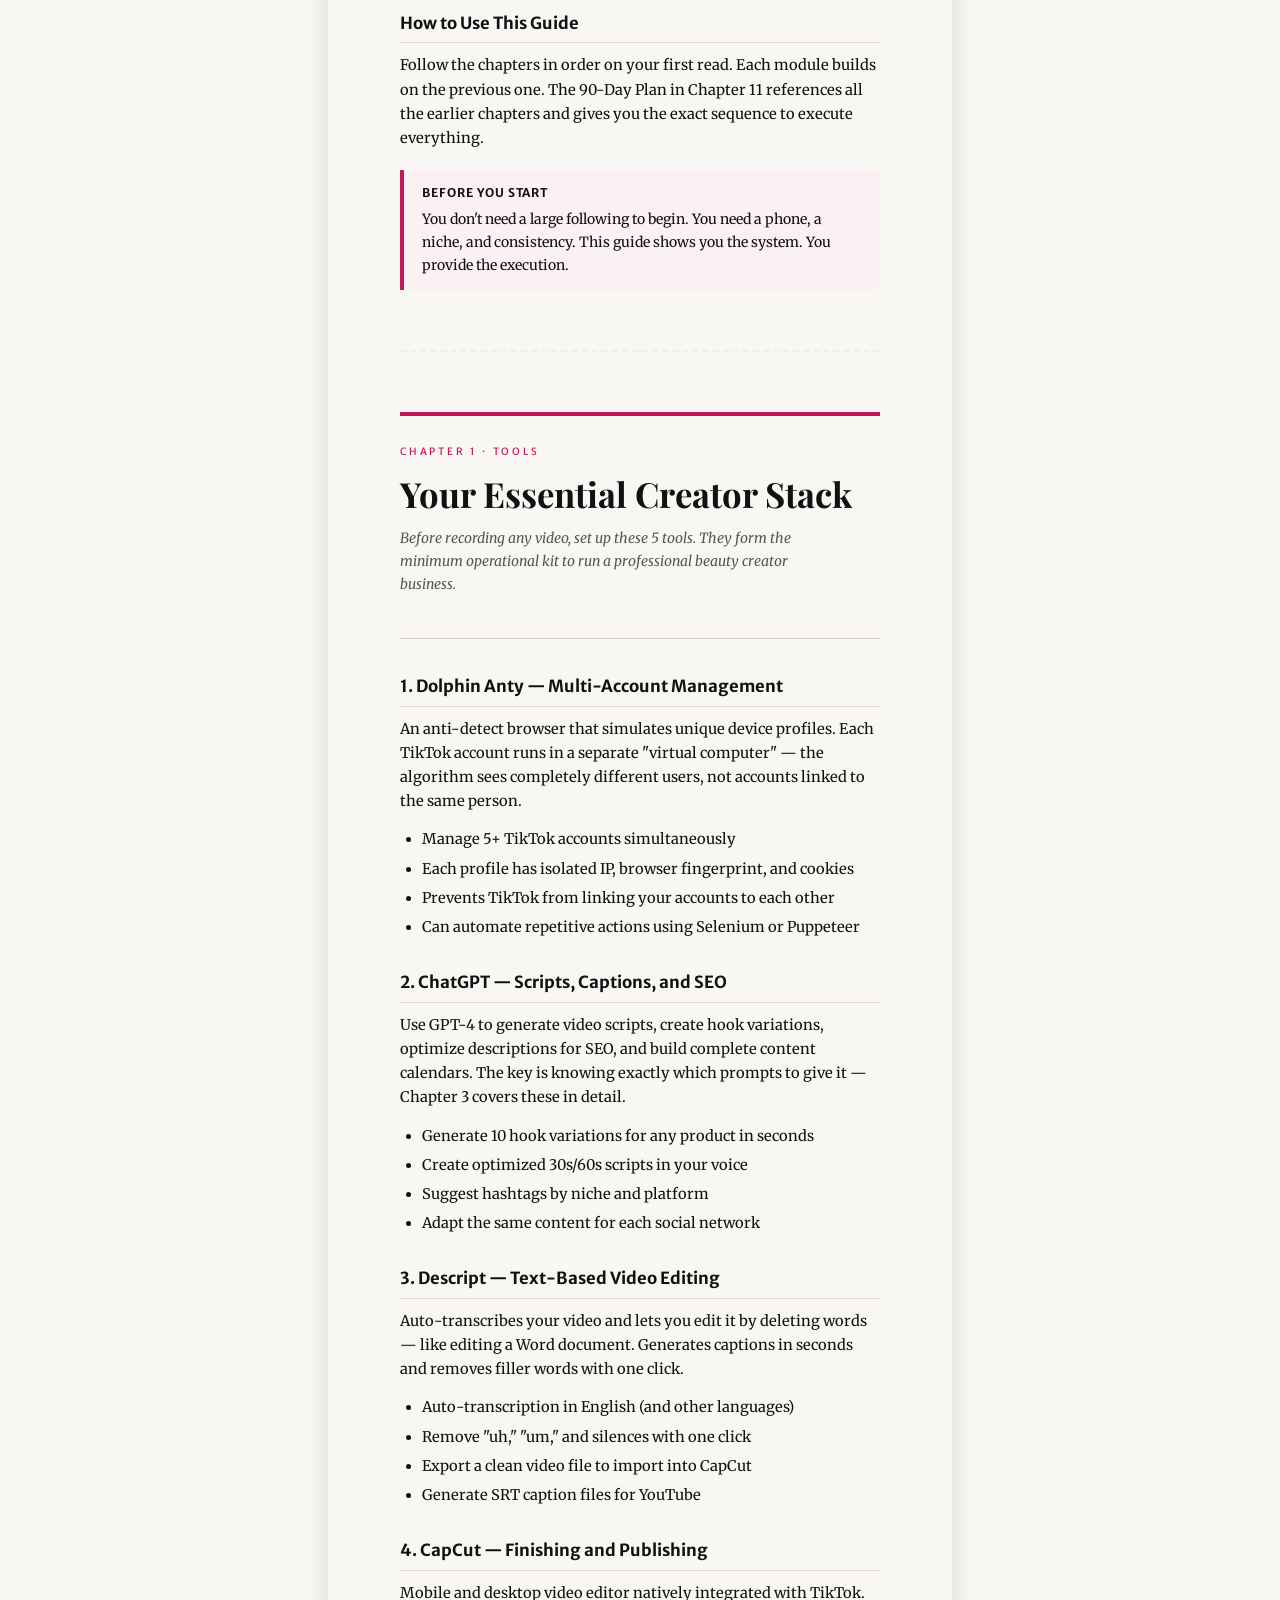
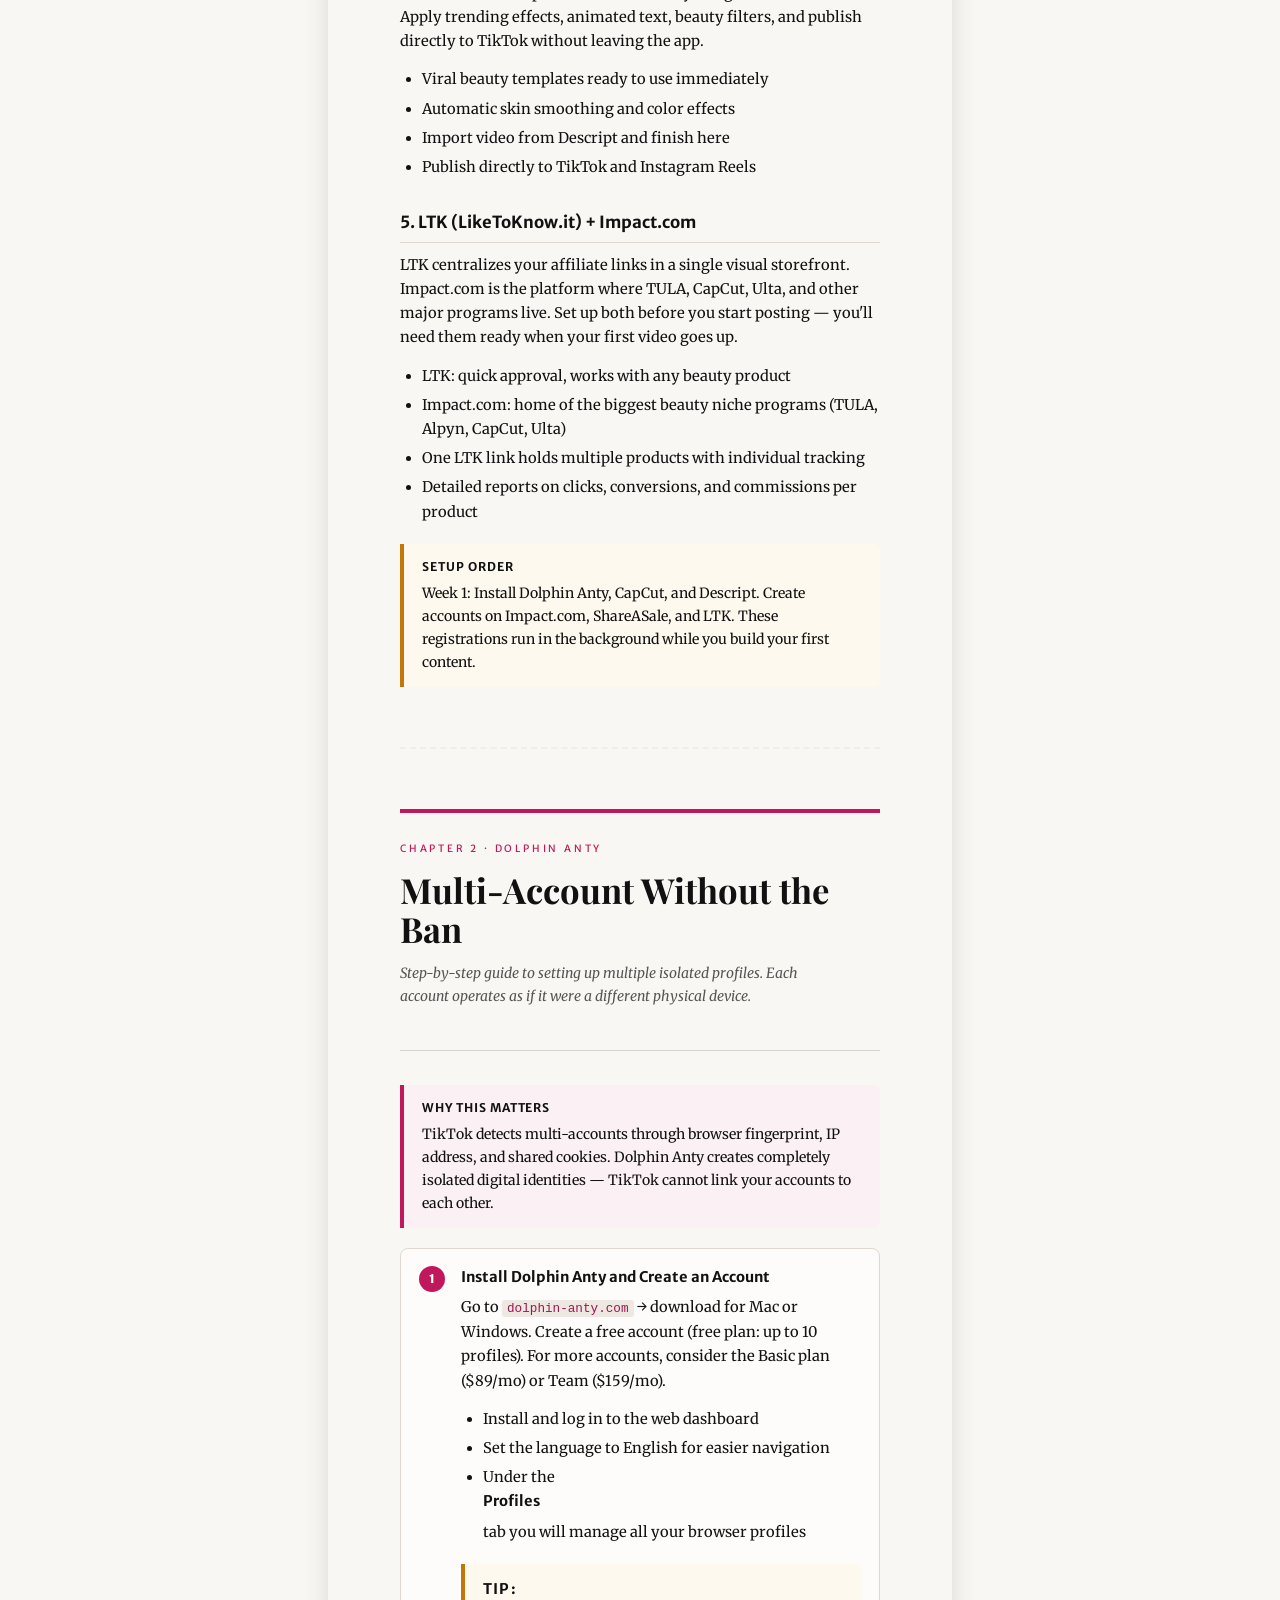
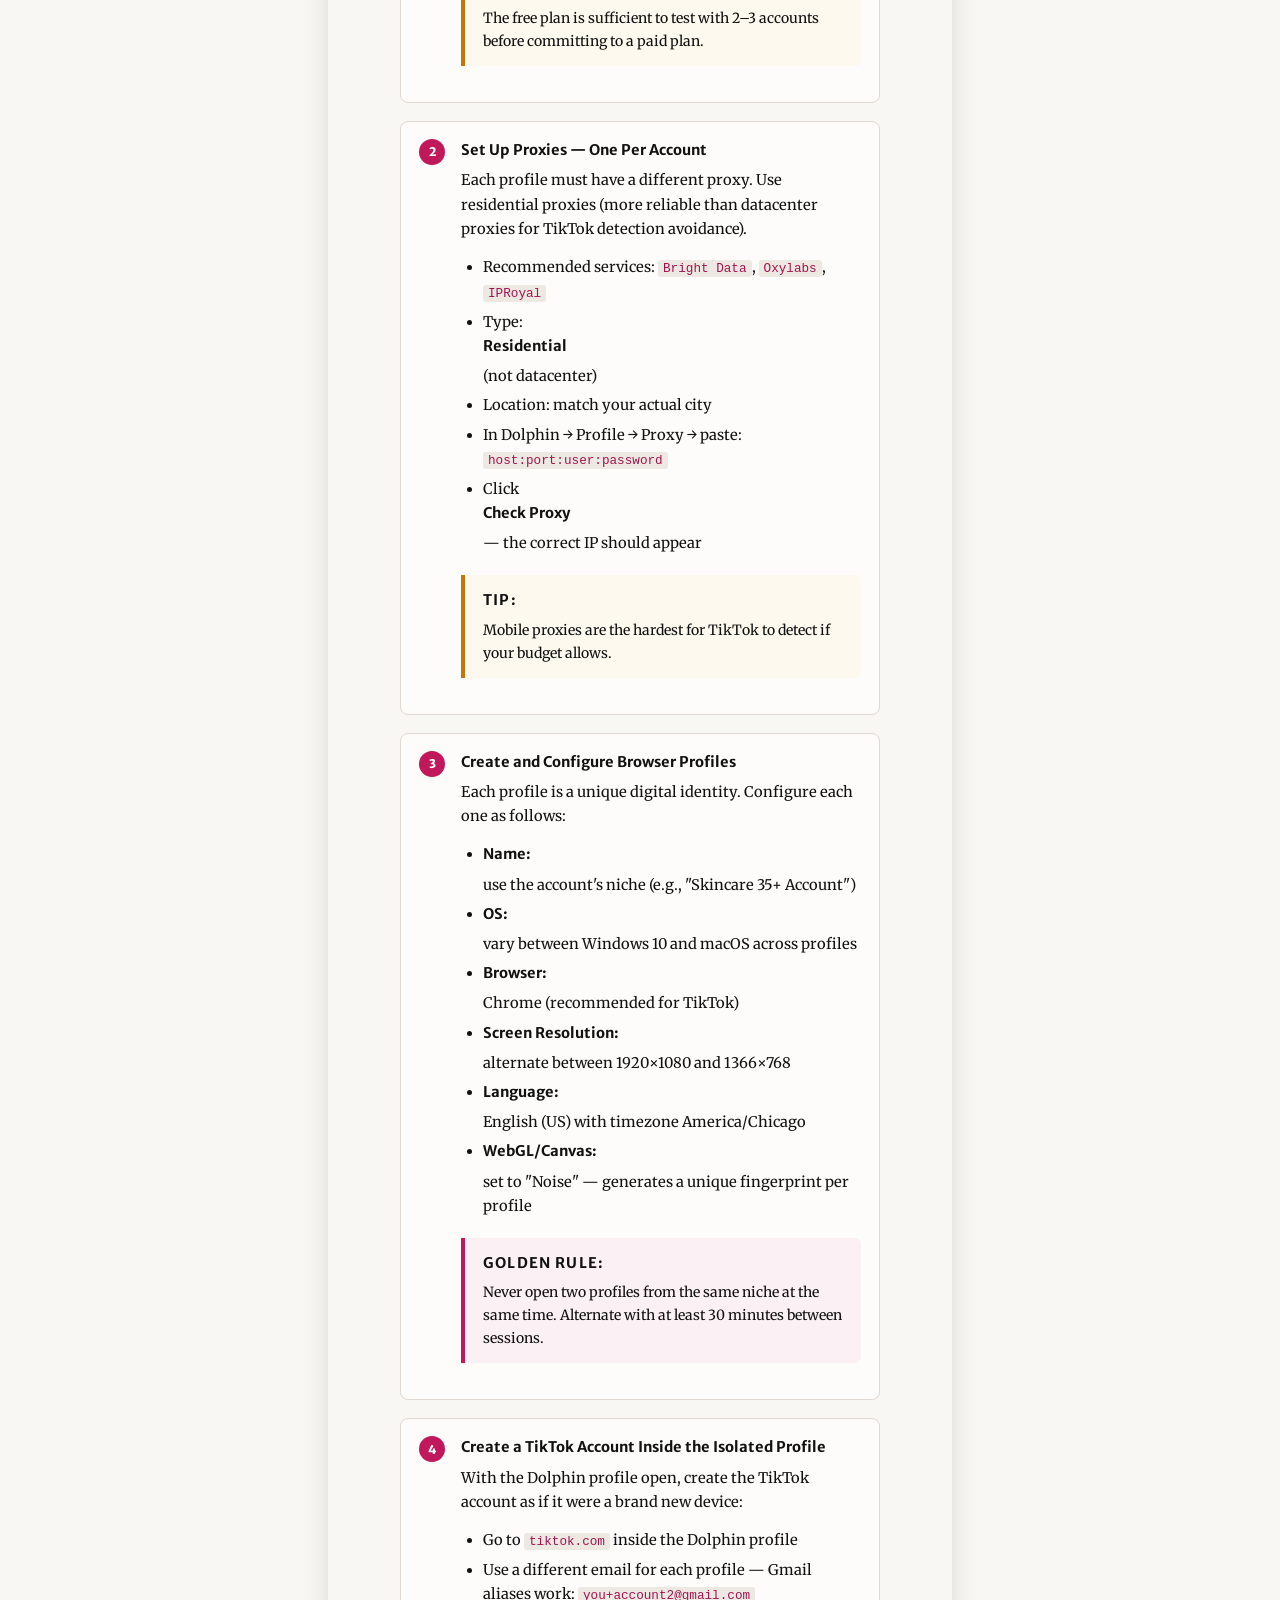
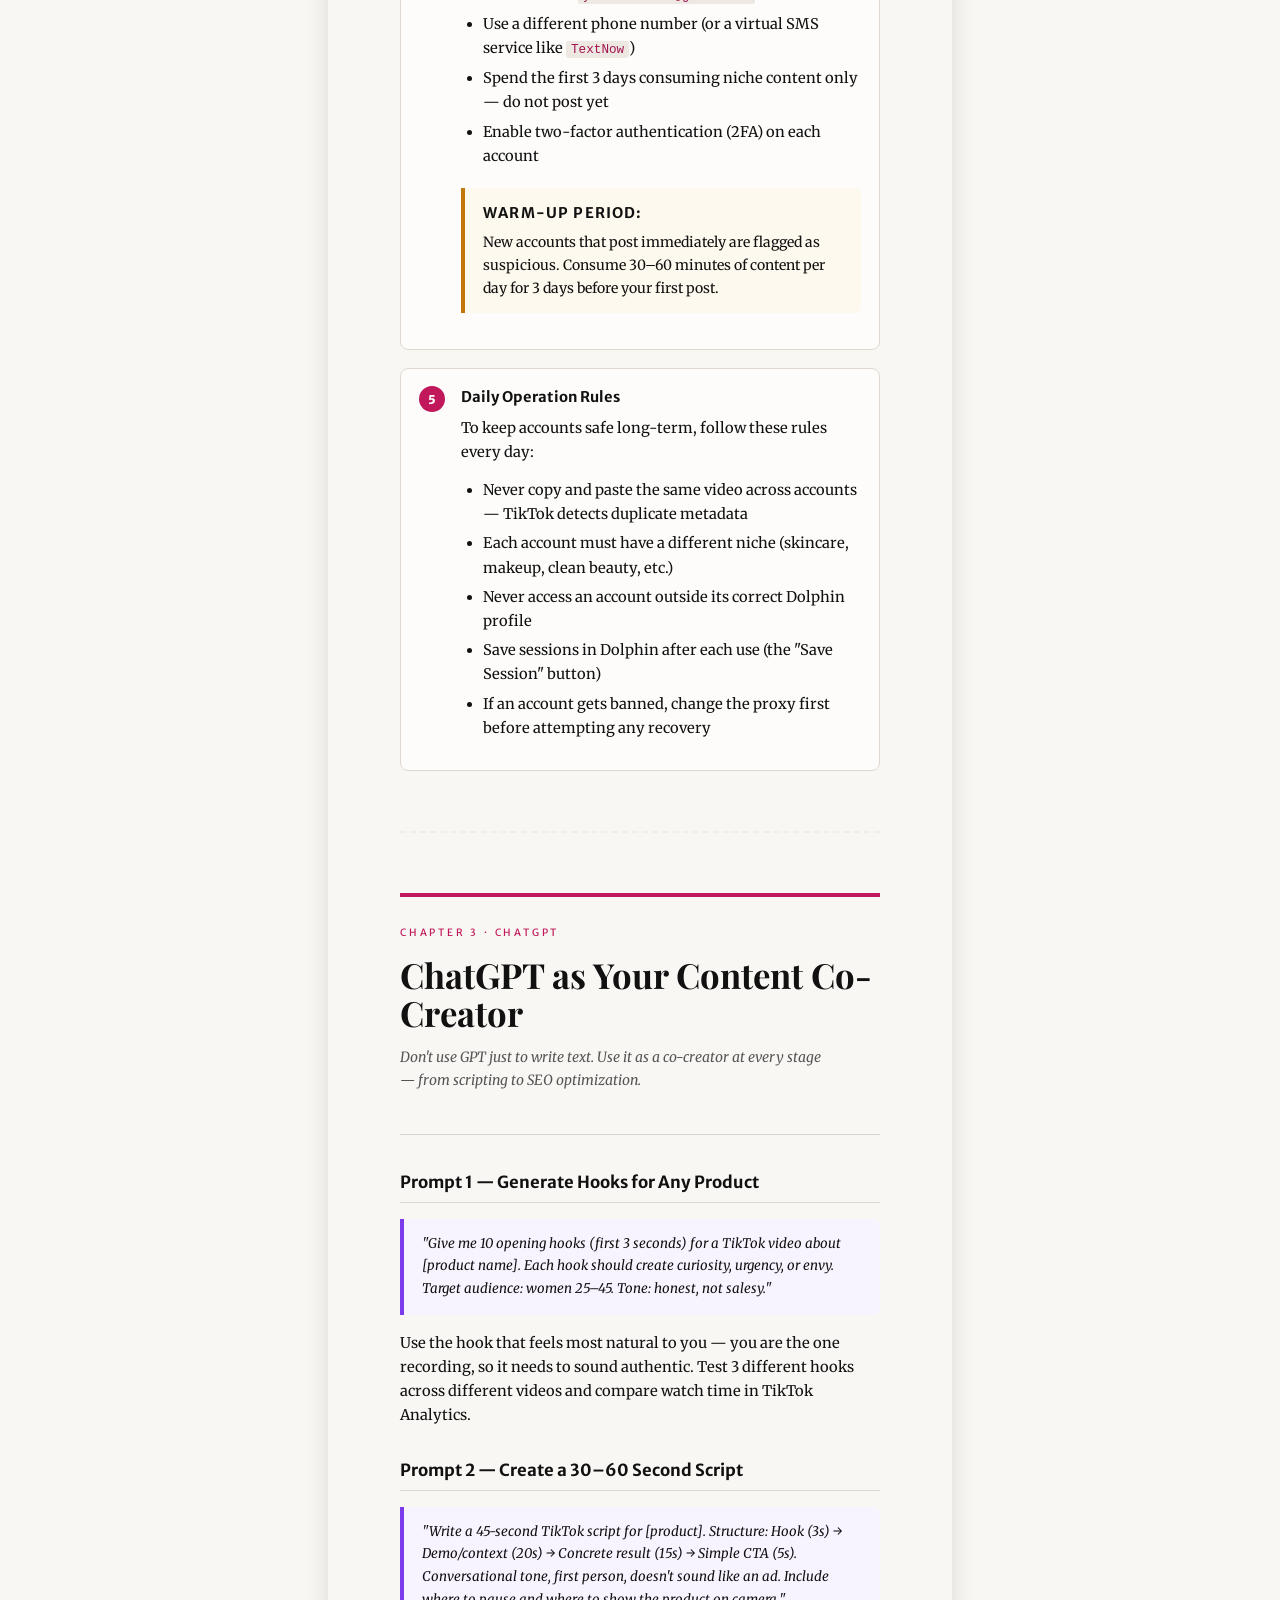
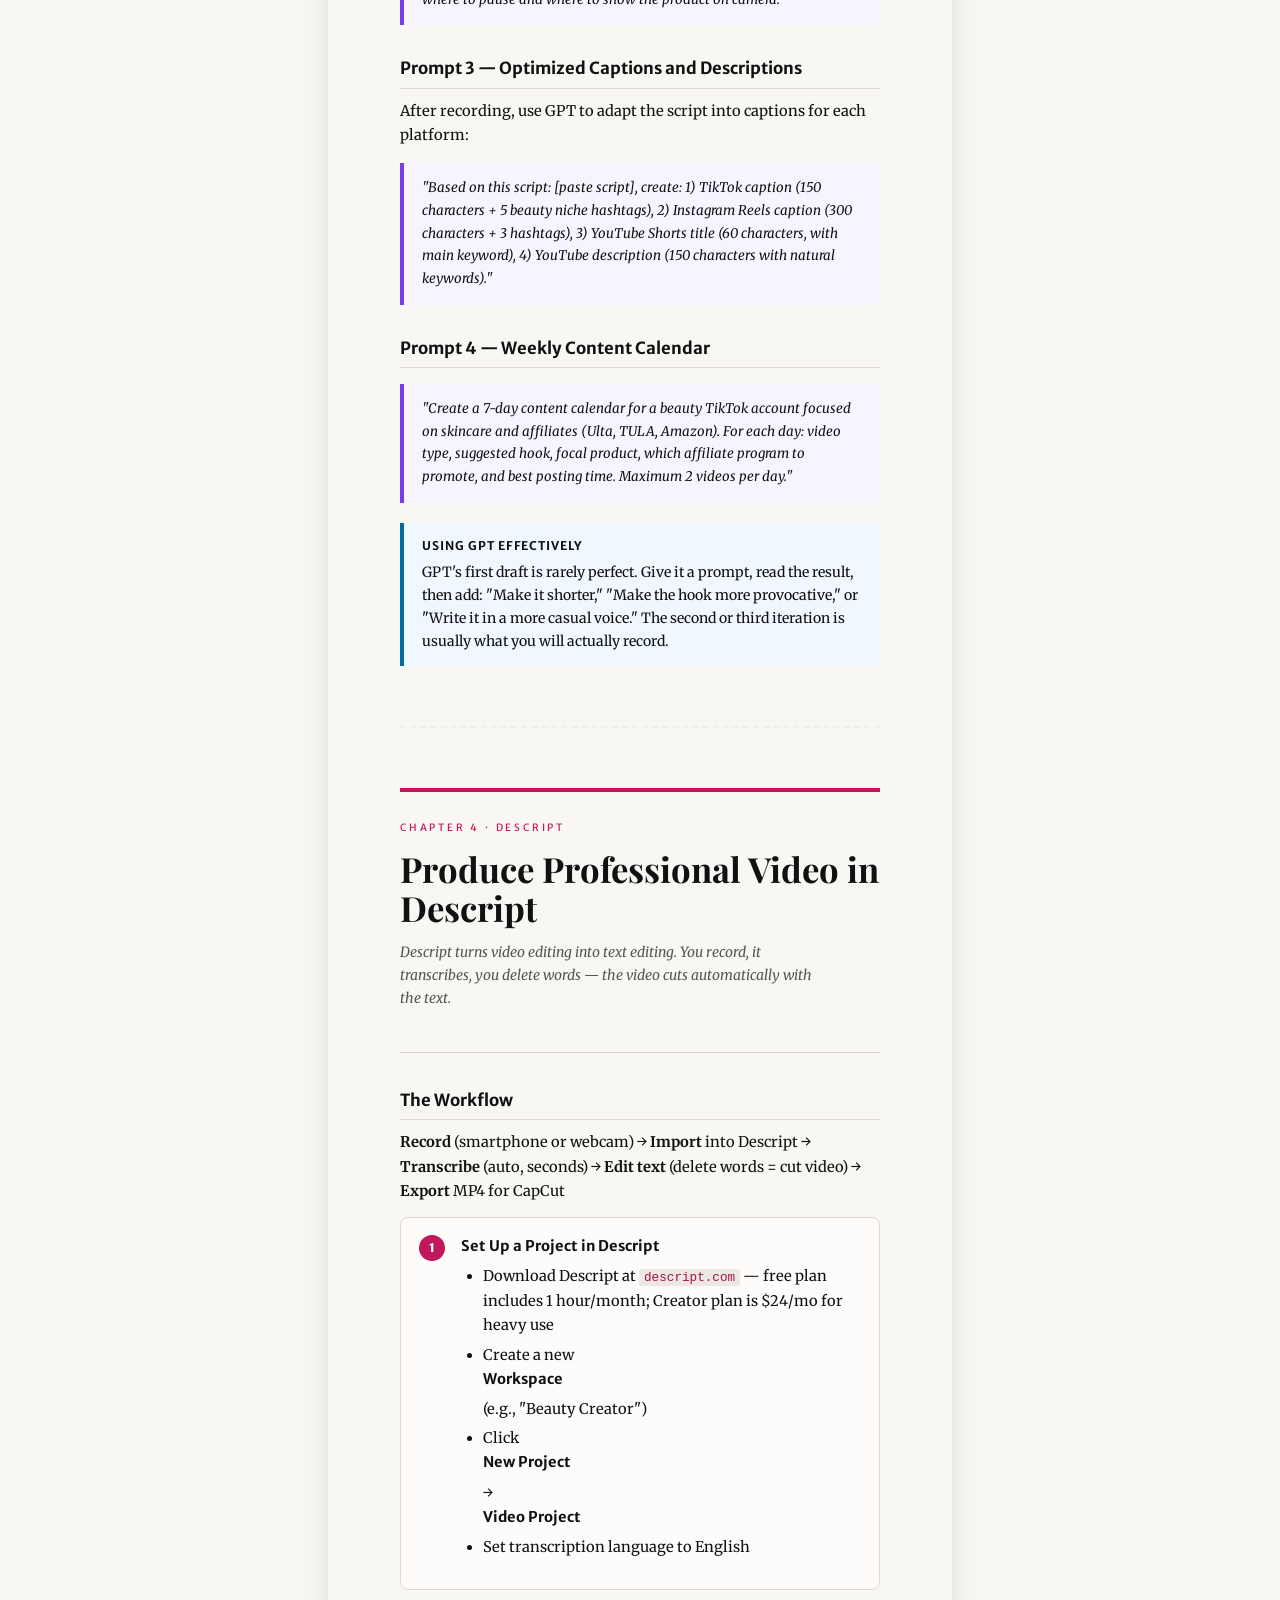
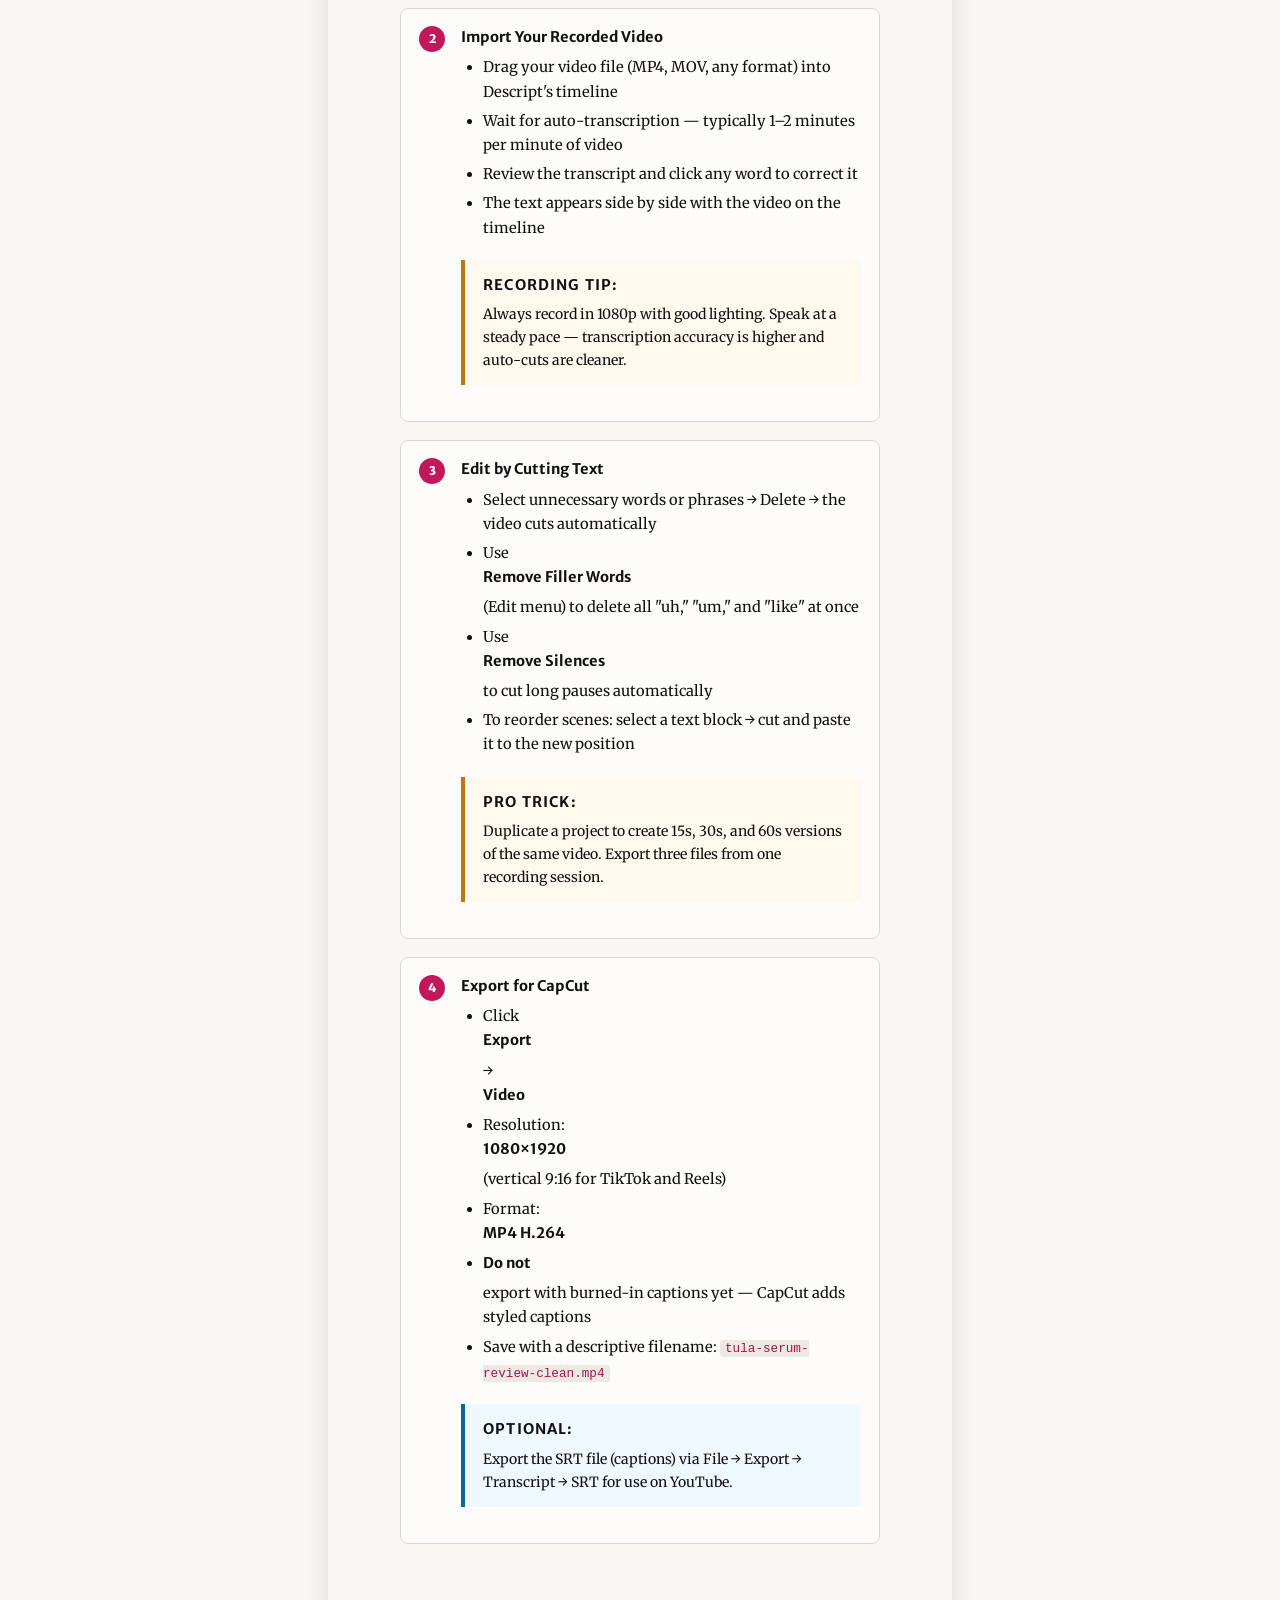
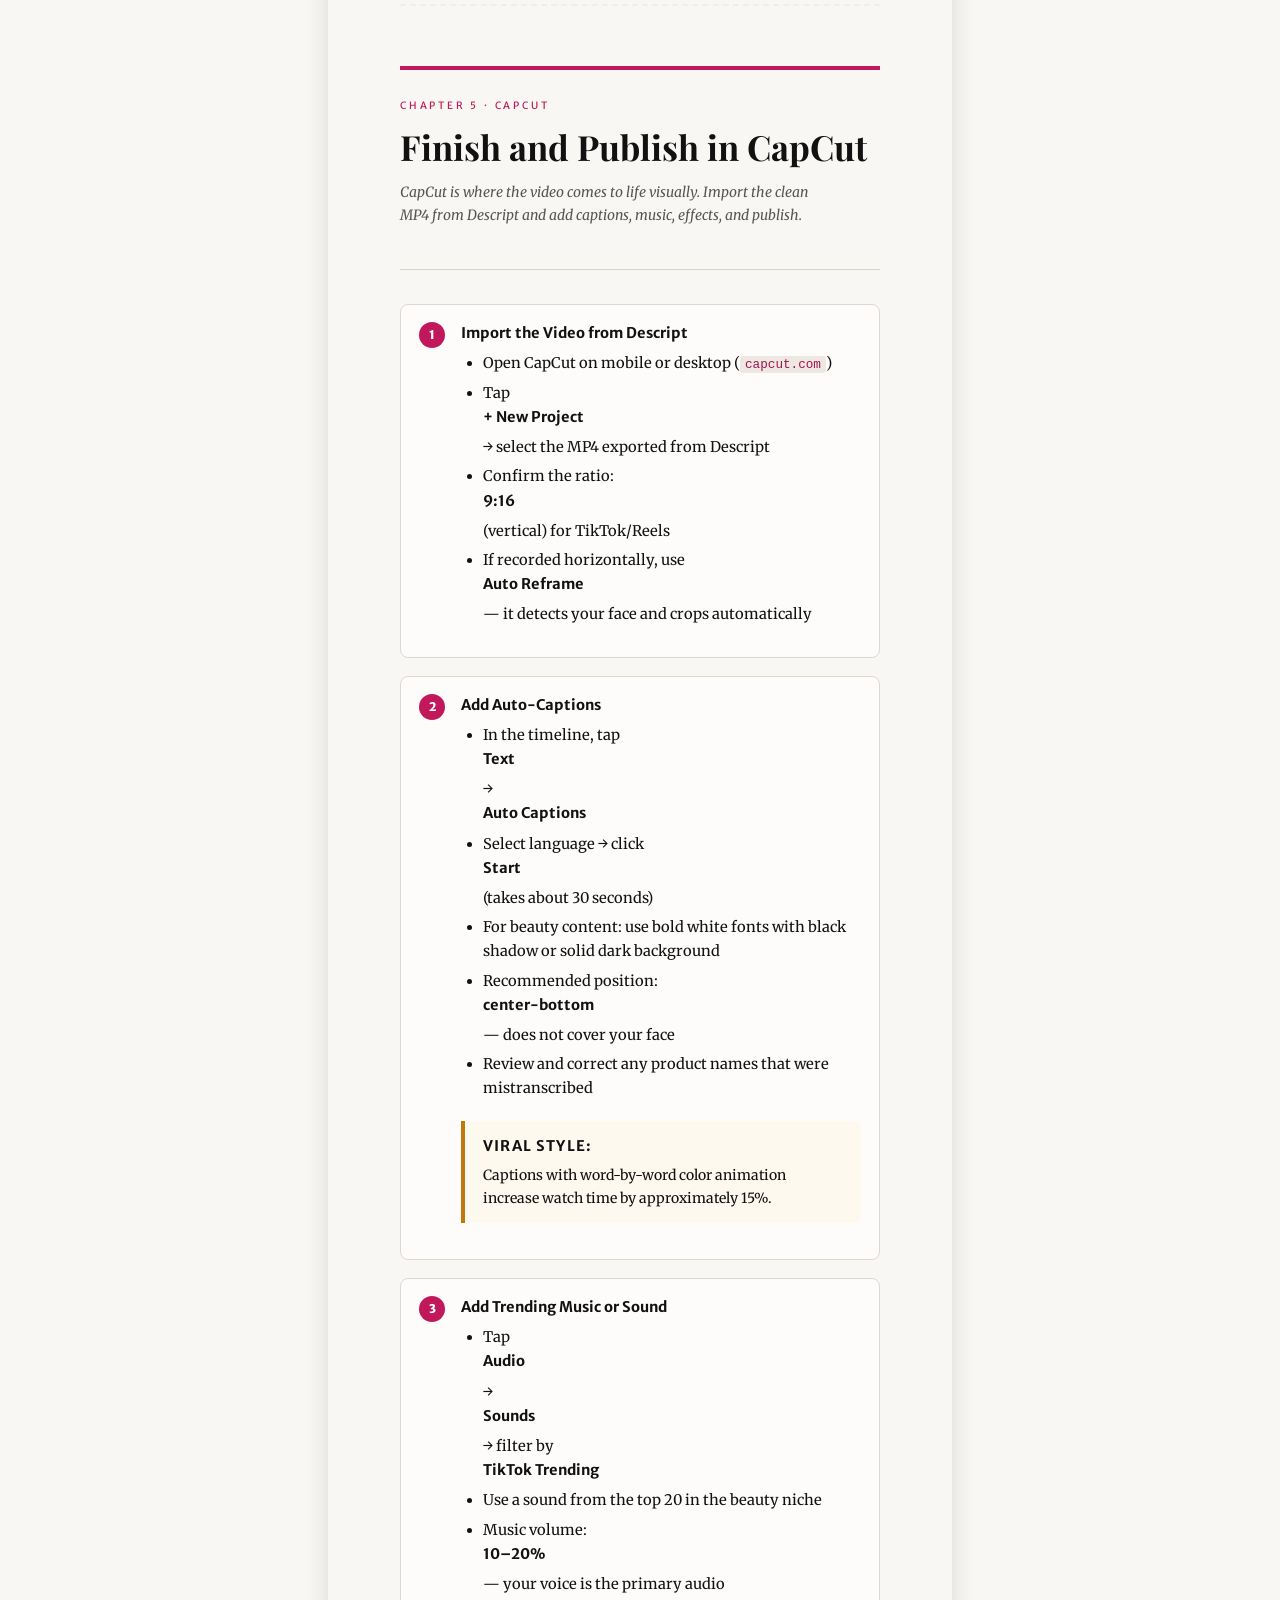
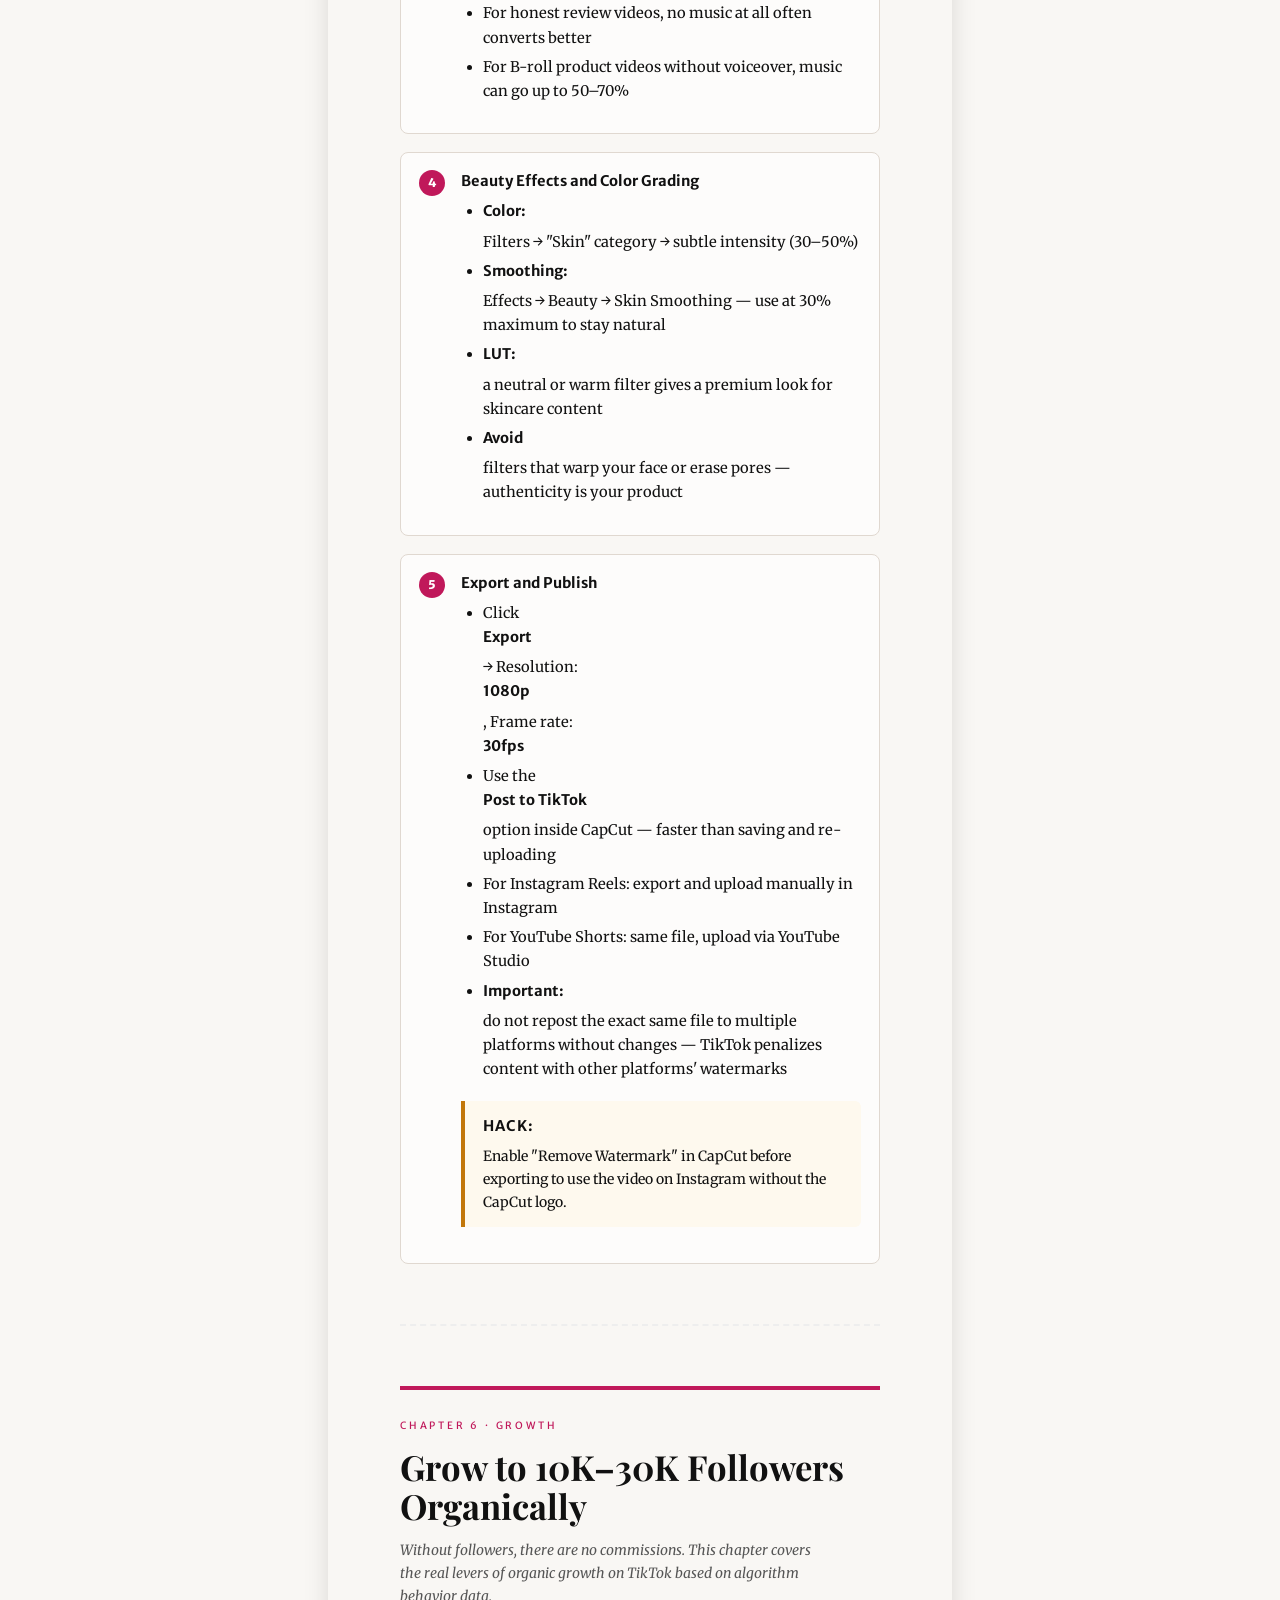
<file: book.html>
<!DOCTYPE html>
<html lang="en">
<head>
<meta charset="UTF-8">
<title>Beauty Creator Blueprint — Book</title>
<link href="https://fonts.googleapis.com/css2?family=Merriweather:ital,wght@0,300;0,400;0,700;1,300;1,400&family=Merriweather+Sans:wght@400;600;700;800&family=Playfair+Display:ital,wght@0,700;0,900;1,700&display=swap" rel="stylesheet">
<style>
/* ── PRINT PAGE SETUP (6×9 KDP standard) ── */
@page {
  size: 6in 9in;
  margin-top: 0.75in;
  margin-bottom: 0.75in;
  margin-left: 0.875in;
  margin-right: 0.625in;
}
@page :left  { margin-left: 0.625in; margin-right: 0.875in; }
@page :right { margin-left: 0.875in; margin-right: 0.625in; }

/* ── BASE ── */
*, *::before, *::after { box-sizing: border-box; margin: 0; padding: 0; }
html { font-size: 11pt; }
body {
  font-family: 'Merriweather', Georgia, serif;
  color: #111;
  line-height: 1.65;
  background: #F9F7F4;
  max-width: 6in;
  margin: 0 auto;
  padding: 0.5in;
  -webkit-print-color-adjust: exact;
  print-color-adjust: exact;
}

/* ── SCREEN PREVIEW (not printed) ── */
@media screen {
  body { max-width: 6.5in; margin: 40px auto; padding: 0.875in 0.75in; box-shadow: 0 2px 24px rgba(0,0,0,.12); }
  .page-break { border-top: 2px dashed #eee; margin: 60px 0; padding-top: 60px; }
}

/* ── PRINT ── */
@media print {
  .page-break { page-break-before: always; }
  .no-break    { page-break-inside: avoid; }
  a { color: inherit; text-decoration: none; }
  .screen-only { display: none; }
  body {
    max-width: none;
    width: 100%;
    padding: 0;
    margin: 0;
    background: #F9F7F4;
    -webkit-print-color-adjust: exact;
    print-color-adjust: exact;
  }
}

/* ── TITLE PAGE ── */
.title-page {
  height: 7.25in;
  display: flex;
  flex-direction: column;
  justify-content: center;
  align-items: flex-start;
  gap: 0;
  border-top: 6px solid #c0185a;
  border-bottom: 1px solid #D9D2CA;
}
.title-eyebrow {
  font-family: 'Merriweather Sans', sans-serif;
  font-size: 9pt;
  letter-spacing: .2em;
  text-transform: uppercase;
  color: #c0185a;
  margin-bottom: 20px;
}
.title-main {
  font-family: 'Playfair Display', Georgia, serif;
  font-size: 40pt;
  font-weight: 900;
  line-height: 1.05;
  color: #111;
  margin-bottom: 10px;
}
.title-sub {
  font-family: 'Merriweather', Georgia, serif;
  font-size: 12pt;
  font-weight: 300;
  font-style: italic;
  color: #555;
  margin-bottom: 40px;
  line-height: 1.5;
  letter-spacing: 0.01em;
}
.title-rule {
  width: 60px;
  height: 4px;
  background: #c0185a;
  border: none;
  margin-bottom: 40px;
}
.title-stats {
  display: flex;
  gap: 32px;
  margin-bottom: 60px;
}
.stat-block { text-align: left; }
.stat-num {
  font-family: 'Merriweather Sans', sans-serif;
  font-size: 24pt;
  font-weight: 800;
  color: #c0185a;
  line-height: 1;
}
.stat-label { font-size: 8pt; color: #777; text-transform: uppercase; letter-spacing: .1em; }
.title-author {
  font-family: 'Merriweather Sans', sans-serif;
  font-size: 10pt;
  color: #999;
  margin-top: auto;
}

/* ── COPYRIGHT ── */
.copyright-page {
  font-size: 9pt;
  color: #555;
  line-height: 1.9;
}
.copyright-page h2 {
  font-family: 'Merriweather Sans', sans-serif;
  font-size: 10pt;
  margin-bottom: 16px;
  color: #111;
}

/* ── TOC ── */
.toc h2 {
  font-family: 'Merriweather Sans', sans-serif;
  font-size: 18pt;
  font-weight: 800;
  margin-bottom: 32px;
  color: #111;
}
.toc-section { margin-bottom: 8px; }
.toc-section-title {
  font-family: 'Merriweather Sans', sans-serif;
  font-size: 8pt;
  letter-spacing: .18em;
  text-transform: uppercase;
  color: #c0185a;
  margin-top: 20px;
  margin-bottom: 6px;
}
.toc-item {
  display: flex;
  align-items: baseline;
  gap: 8px;
  padding: 4px 0;
  font-size: 10pt;
}
.toc-num {
  font-family: 'Merriweather Sans', sans-serif;
  font-size: 8pt;
  font-weight: 700;
  color: #c0185a;
  min-width: 24px;
}
.toc-title { flex: 1; }
.toc-dots {
  flex: 1;
  border-bottom: 1px dotted #ccc;
  margin: 0 6px 4px;
}

/* ── CHAPTER OPENER ── */
.chapter-opener {
  padding: 28px 0 28px;
  border-top: 4px solid #c0185a;
  border-bottom: 1px solid #D9D2CA;
  margin-bottom: 34px;
}
.ch-num {
  font-family: 'Merriweather Sans', sans-serif;
  font-size: 7.5pt;
  letter-spacing: .28em;
  text-transform: uppercase;
  color: #c0185a;
  margin-bottom: 14px;
  display: block;
}
.ch-title {
  font-family: 'Playfair Display', Georgia, serif;
  font-size: 26pt;
  font-weight: 700;
  line-height: 1.1;
  color: #111;
  margin-bottom: 14px;
}
.ch-desc {
  font-size: 10.5pt;
  color: #555;
  line-height: 1.65;
  max-width: 88%;
  font-style: italic;
}

/* ── HEADINGS ── */
h3 {
  font-family: 'Merriweather Sans', sans-serif;
  font-size: 12.5pt;
  font-weight: 700;
  color: #111;
  margin: 30px 0 10px;
  border-bottom: 1px solid #E0D8D0;
  padding-bottom: 5px;
}
h4 {
  font-family: 'Merriweather Sans', sans-serif;
  font-size: 11pt;
  font-weight: 700;
  color: #333;
  margin: 20px 0 8px;
}

/* ── BODY TEXT ── */
p { margin-bottom: 14px; }
ul, ol { padding-left: 22px; margin-bottom: 14px; }
li { margin-bottom: 5px; line-height: 1.65; }
strong { font-weight: 700; }
em { font-style: italic; }
code {
  font-family: 'Courier New', monospace;
  font-size: 9.5pt;
  background: #EDE8E2;
  padding: 1px 5px;
  border-radius: 3px;
  color: #a31450;
}

/* ── CALLOUT BOX ── */
.callout {
  border-left: 4px solid #c0185a;
  background: #FBF0F4;
  padding: 13px 18px;
  border-radius: 0 6px 6px 0;
  margin: 20px 0;
  font-size: 10.5pt;
}
.callout.tip  { border-color: #c2770a; background: #FEF9EE; }
.callout.note { border-color: #0369a1; background: #EFF7FF; }
.callout strong { display: block; margin-bottom: 5px; font-size: 9pt; text-transform: uppercase; letter-spacing: .08em; font-family: 'Merriweather Sans', sans-serif; }

/* ── TABLE ── */
table { width: 100%; border-collapse: collapse; margin: 20px 0; font-size: 9.5pt; }
th {
  font-family: 'Merriweather Sans', sans-serif;
  font-size: 8pt;
  text-transform: uppercase;
  letter-spacing: .1em;
  text-align: left;
  padding: 9px 11px;
  border-bottom: 2px solid #c0185a;
  background: #EDE8E2;
}
td { padding: 9px 11px; border-bottom: 1px solid #E0D8D0; vertical-align: top; }
tr:nth-child(even) td { background: #FDFCFB; }
tr:last-child td { border-bottom: none; }

/* ── STEP BOX ── */
.step {
  display: flex;
  gap: 16px;
  align-items: flex-start;
  margin-bottom: 18px;
  padding: 16px 18px;
  border: 1px solid #E0D8D0;
  border-radius: 8px;
  background: #FDFCFB;
}
.step-badge {
  font-family: 'Merriweather Sans', sans-serif;
  font-weight: 800;
  font-size: 9pt;
  color: #fff;
  background: #c0185a;
  min-width: 26px;
  height: 26px;
  border-radius: 50%;
  display: flex;
  align-items: center;
  justify-content: center;
  flex-shrink: 0;
  margin-top: 1px;
}
.step-content { flex: 1; }
.step-content strong { font-family: 'Merriweather Sans', sans-serif; font-size: 11pt; display: block; margin-bottom: 6px; }

/* ── FORMULA BOX ── */
.formula {
  text-align: center;
  padding: 28px;
  border: 2px solid #c0185a;
  border-radius: 8px;
  margin: 24px 0;
  background: #FBF0F4;
}
.formula-line {
  font-family: 'Merriweather Sans', sans-serif;
  font-size: 13pt;
  font-weight: 700;
  margin: 6px 0;
}
.formula-op { font-size: 11pt; color: #999; margin: 2px 0; }
.formula-result { color: #c0185a; font-size: 15pt; margin-top: 8px; }

/* ── TIMELINE ── */
.timeline-item { display: flex; gap: 18px; margin-bottom: 28px; }
.tl-badge {
  font-family: 'Merriweather Sans', sans-serif;
  font-weight: 800;
  font-size: 11pt;
  color: #fff;
  background: #c0185a;
  width: 32px; height: 32px;
  border-radius: 50%;
  display: flex; align-items: center; justify-content: center;
  flex-shrink: 0;
  margin-top: 2px;
}
.tl-body h4 { margin-top: 0; }

/* ── PROMPT BOX ── */
.prompt {
  background: #f8f4ff;
  border-left: 4px solid #7c3aed;
  padding: 14px 18px;
  border-radius: 0 6px 6px 0;
  margin: 16px 0;
  font-size: 10pt;
  font-style: italic;
  line-height: 1.7;
}

/* ── FINAL PAGE ── */
.final-page {
  text-align: center;
  padding: 60px 0;
  border-top: 4px solid #c0185a;
}
.final-page .big-emoji { font-size: 48pt; margin-bottom: 20px; }
.final-page h2 {
  font-family: 'Playfair Display', Georgia, serif;
  font-size: 22pt; font-weight: 700;
  margin-bottom: 16px;
}
.final-page p { color: #555; max-width: 4.5in; margin: 0 auto 12px; }

/* ── SCREEN NAV ── */
.screen-only {
  font-family: 'Merriweather Sans', sans-serif;
  font-size: 9pt;
  color: #999;
  text-align: center;
  padding: 24px;
  border-top: 1px solid #eee;
  margin-top: 60px;
}
</style>
</head>
<body>

<!-- ═══════════════ TITLE PAGE ═══════════════ -->
<div class="title-page">
  <p class="title-eyebrow">Step-by-Step Guide</p>
  <h1 class="title-main">Beauty Creator<br>Blueprint</h1>
  <p class="title-sub">The Complete System for Building<br>Affiliate Income on TikTok Shop</p>
  <hr class="title-rule">
  <div class="title-stats">
    <div class="stat-block"><div class="stat-num">11</div><div class="stat-label">Modules</div></div>
    <div class="stat-block"><div class="stat-num">8</div><div class="stat-label">Affiliate Programs</div></div>
    <div class="stat-block"><div class="stat-num">4</div><div class="stat-label">SEO Platforms</div></div>
    <div class="stat-block"><div class="stat-num">90</div><div class="stat-label">Day Plan</div></div>
  </div>
  <p class="title-author">Beauty Creator Blueprint · 2026 Edition</p>
</div>

<!-- ═══════════════ COPYRIGHT ═══════════════ -->
<div class="page-break copyright-page">
  <h2>Copyright Notice</h2>
  <p>Copyright © 2026 Beauty Creator Blueprint. All rights reserved.</p>
  <p>No part of this publication may be reproduced, distributed, or transmitted in any form or by any means, including photocopying, recording, or other electronic or mechanical methods, without the prior written permission of the publisher, except for brief quotations embodied in critical reviews and certain other non-commercial uses.</p>
  <p>All affiliate program details, commission rates, and platform features described in this guide reflect data verified as of early 2026. Platform policies and commission structures may change. Always verify current terms directly with each program before applying.</p>
  <p>This guide is for educational purposes. Results depend on individual effort, niche selection, posting consistency, and market conditions. No income guarantees are made or implied.</p>
  <p style="margin-top:32px;"><strong>Published by Beauty Creator Blueprint</strong><br>
  programatiktok.com</p>
</div>

<!-- ═══════════════ TABLE OF CONTENTS ═══════════════ -->
<div class="page-break toc">
  <h2>Contents</h2>

  <div class="toc-section-title">Introduction</div>
  <div class="toc-item"><span class="toc-num">—</span><span class="toc-title">About This Guide</span></div>

  <div class="toc-section-title">Tools</div>
  <div class="toc-item"><span class="toc-num">01</span><span class="toc-title">Your Essential Creator Stack</span></div>
  <div class="toc-item"><span class="toc-num">02</span><span class="toc-title">Dolphin Anty — Multi-Account Without the Ban</span></div>
  <div class="toc-item"><span class="toc-num">03</span><span class="toc-title">ChatGPT as Your Content Co-Creator</span></div>

  <div class="toc-section-title">Video Production</div>
  <div class="toc-item"><span class="toc-num">04</span><span class="toc-title">Produce Professional Video in Descript</span></div>
  <div class="toc-item"><span class="toc-num">05</span><span class="toc-title">Finish and Publish in CapCut</span></div>

  <div class="toc-section-title">Growth</div>
  <div class="toc-item"><span class="toc-num">06</span><span class="toc-title">Grow to 10K–30K Followers Organically</span></div>
  <div class="toc-item"><span class="toc-num">07</span><span class="toc-title">TikTok Shop — Register and Monetize</span></div>

  <div class="toc-section-title">Monetization</div>
  <div class="toc-item"><span class="toc-num">08</span><span class="toc-title">The 8 Beauty Affiliate Programs — Full Analysis</span></div>
  <div class="toc-item"><span class="toc-num">09</span><span class="toc-title">The Content Formula That Converts</span></div>

  <div class="toc-section-title">SEO & Execution</div>
  <div class="toc-item"><span class="toc-num">10</span><span class="toc-title">SEO by Platform</span></div>
  <div class="toc-item"><span class="toc-num">11</span><span class="toc-title">Your 90-Day Execution Plan</span></div>
</div>

<!-- ═══════════════ INTRODUCTION ═══════════════ -->
<div class="page-break">
  <div class="chapter-opener">
    <p class="ch-num">Introduction</p>
    <h2 class="ch-title">About This Guide</h2>
    <p class="ch-desc">Everything you need — from the first tool to the first commission — in one place.</p>
  </div>

  <p>This guide was built from one frustration: every piece of information about beauty creator monetization exists somewhere on the internet, but scattered across dozens of YouTube videos, Reddit threads, and blog posts that each tell 20% of the story.</p>

  <p>What you have in your hands is the synthesis. Eleven modules that work together as a system — not a collection of tips, but a complete operational blueprint from day one to your first recurring affiliate income.</p>

  <h3>What This Guide Covers</h3>
  <ul>
    <li><strong>Tools:</strong> The exact stack — Dolphin Anty, ChatGPT, Descript, CapCut, LTK — why each one, and how to configure them</li>
    <li><strong>Video production:</strong> The Descript → CapCut workflow, step by step, from recording to publishing</li>
    <li><strong>Growth:</strong> Organic follower growth using TikTok's algorithm mechanics, not hacks</li>
    <li><strong>Monetization:</strong> TikTok Shop setup plus 8 affiliate programs with commission rates, cookie windows, and signup order</li>
    <li><strong>Content strategy:</strong> The 4-act formula (Hook → Demo → Proof → CTA) that converts views to sales</li>
    <li><strong>SEO:</strong> Platform-specific optimization for TikTok, YouTube, Instagram, and Facebook</li>
    <li><strong>Execution:</strong> A 90-day week-by-week plan</li>
  </ul>

  <h3>How to Use This Guide</h3>
  <p>Follow the chapters in order on your first read. Each module builds on the previous one. The 90-Day Plan in Chapter 11 references all the earlier chapters and gives you the exact sequence to execute everything.</p>

  <div class="callout">
    <strong>Before You Start</strong>
    You don't need a large following to begin. You need a phone, a niche, and consistency. This guide shows you the system. You provide the execution.
  </div>
</div>

<!-- ═══════════════ CHAPTER 1 ═══════════════ -->
<div class="page-break">
  <div class="chapter-opener">
    <p class="ch-num">Chapter 1 · Tools</p>
    <h2 class="ch-title">Your Essential Creator Stack</h2>
    <p class="ch-desc">Before recording any video, set up these 5 tools. They form the minimum operational kit to run a professional beauty creator business.</p>
  </div>

  <h3>1. Dolphin Anty — Multi-Account Management</h3>
  <p>An anti-detect browser that simulates unique device profiles. Each TikTok account runs in a separate "virtual computer" — the algorithm sees completely different users, not accounts linked to the same person.</p>
  <ul>
    <li>Manage 5+ TikTok accounts simultaneously</li>
    <li>Each profile has isolated IP, browser fingerprint, and cookies</li>
    <li>Prevents TikTok from linking your accounts to each other</li>
    <li>Can automate repetitive actions using Selenium or Puppeteer</li>
  </ul>

  <h3>2. ChatGPT — Scripts, Captions, and SEO</h3>
  <p>Use GPT-4 to generate video scripts, create hook variations, optimize descriptions for SEO, and build complete content calendars. The key is knowing exactly which prompts to give it — Chapter 3 covers these in detail.</p>
  <ul>
    <li>Generate 10 hook variations for any product in seconds</li>
    <li>Create optimized 30s/60s scripts in your voice</li>
    <li>Suggest hashtags by niche and platform</li>
    <li>Adapt the same content for each social network</li>
  </ul>

  <h3>3. Descript — Text-Based Video Editing</h3>
  <p>Auto-transcribes your video and lets you edit it by deleting words — like editing a Word document. Generates captions in seconds and removes filler words with one click.</p>
  <ul>
    <li>Auto-transcription in English (and other languages)</li>
    <li>Remove "uh," "um," and silences with one click</li>
    <li>Export a clean video file to import into CapCut</li>
    <li>Generate SRT caption files for YouTube</li>
  </ul>

  <h3>4. CapCut — Finishing and Publishing</h3>
  <p>Mobile and desktop video editor natively integrated with TikTok. Apply trending effects, animated text, beauty filters, and publish directly to TikTok without leaving the app.</p>
  <ul>
    <li>Viral beauty templates ready to use immediately</li>
    <li>Automatic skin smoothing and color effects</li>
    <li>Import video from Descript and finish here</li>
    <li>Publish directly to TikTok and Instagram Reels</li>
  </ul>

  <h3>5. LTK (LikeToKnow.it) + Impact.com</h3>
  <p>LTK centralizes your affiliate links in a single visual storefront. Impact.com is the platform where TULA, CapCut, Ulta, and other major programs live. Set up both before you start posting — you'll need them ready when your first video goes up.</p>
  <ul>
    <li>LTK: quick approval, works with any beauty product</li>
    <li>Impact.com: home of the biggest beauty niche programs (TULA, Alpyn, CapCut, Ulta)</li>
    <li>One LTK link holds multiple products with individual tracking</li>
    <li>Detailed reports on clicks, conversions, and commissions per product</li>
  </ul>

  <div class="callout tip">
    <strong>Setup Order</strong>
    Week 1: Install Dolphin Anty, CapCut, and Descript. Create accounts on Impact.com, ShareASale, and LTK. These registrations run in the background while you build your first content.
  </div>
</div>

<!-- ═══════════════ CHAPTER 2 ═══════════════ -->
<div class="page-break">
  <div class="chapter-opener">
    <p class="ch-num">Chapter 2 · Dolphin Anty</p>
    <h2 class="ch-title">Multi-Account Without the Ban</h2>
    <p class="ch-desc">Step-by-step guide to setting up multiple isolated profiles. Each account operates as if it were a different physical device.</p>
  </div>

  <div class="callout">
    <strong>Why This Matters</strong>
    TikTok detects multi-accounts through browser fingerprint, IP address, and shared cookies. Dolphin Anty creates completely isolated digital identities — TikTok cannot link your accounts to each other.
  </div>

  <div class="step no-break">
    <span class="step-badge">1</span>
    <div class="step-content">
      <strong>Install Dolphin Anty and Create an Account</strong>
      <p>Go to <code>dolphin-anty.com</code> → download for Mac or Windows. Create a free account (free plan: up to 10 profiles). For more accounts, consider the Basic plan ($89/mo) or Team ($159/mo).</p>
      <ul>
        <li>Install and log in to the web dashboard</li>
        <li>Set the language to English for easier navigation</li>
        <li>Under the <strong>Profiles</strong> tab you will manage all your browser profiles</li>
      </ul>
      <div class="callout tip"><strong>Tip:</strong> The free plan is sufficient to test with 2–3 accounts before committing to a paid plan.</div>
    </div>
  </div>

  <div class="step no-break">
    <span class="step-badge">2</span>
    <div class="step-content">
      <strong>Set Up Proxies — One Per Account</strong>
      <p>Each profile must have a different proxy. Use residential proxies (more reliable than datacenter proxies for TikTok detection avoidance).</p>
      <ul>
        <li>Recommended services: <code>Bright Data</code>, <code>Oxylabs</code>, <code>IPRoyal</code></li>
        <li>Type: <strong>Residential</strong> (not datacenter)</li>
        <li>Location: match your actual city</li>
        <li>In Dolphin → Profile → Proxy → paste: <code>host:port:user:password</code></li>
        <li>Click <strong>Check Proxy</strong> — the correct IP should appear</li>
      </ul>
      <div class="callout tip"><strong>Tip:</strong> Mobile proxies are the hardest for TikTok to detect if your budget allows.</div>
    </div>
  </div>

  <div class="step no-break">
    <span class="step-badge">3</span>
    <div class="step-content">
      <strong>Create and Configure Browser Profiles</strong>
      <p>Each profile is a unique digital identity. Configure each one as follows:</p>
      <ul>
        <li><strong>Name:</strong> use the account's niche (e.g., "Skincare 35+ Account")</li>
        <li><strong>OS:</strong> vary between Windows 10 and macOS across profiles</li>
        <li><strong>Browser:</strong> Chrome (recommended for TikTok)</li>
        <li><strong>Screen Resolution:</strong> alternate between 1920×1080 and 1366×768</li>
        <li><strong>Language:</strong> English (US) with timezone America/Chicago</li>
        <li><strong>WebGL/Canvas:</strong> set to "Noise" — generates a unique fingerprint per profile</li>
      </ul>
      <div class="callout"><strong>Golden Rule:</strong> Never open two profiles from the same niche at the same time. Alternate with at least 30 minutes between sessions.</div>
    </div>
  </div>

  <div class="step no-break">
    <span class="step-badge">4</span>
    <div class="step-content">
      <strong>Create a TikTok Account Inside the Isolated Profile</strong>
      <p>With the Dolphin profile open, create the TikTok account as if it were a brand new device:</p>
      <ul>
        <li>Go to <code>tiktok.com</code> inside the Dolphin profile</li>
        <li>Use a different email for each profile — Gmail aliases work: <code>you+account2@gmail.com</code></li>
        <li>Use a different phone number (or a virtual SMS service like <code>TextNow</code>)</li>
        <li>Spend the first 3 days consuming niche content only — do not post yet</li>
        <li>Enable two-factor authentication (2FA) on each account</li>
      </ul>
      <div class="callout tip"><strong>Warm-Up Period:</strong> New accounts that post immediately are flagged as suspicious. Consume 30–60 minutes of content per day for 3 days before your first post.</div>
    </div>
  </div>

  <div class="step no-break">
    <span class="step-badge">5</span>
    <div class="step-content">
      <strong>Daily Operation Rules</strong>
      <p>To keep accounts safe long-term, follow these rules every day:</p>
      <ul>
        <li>Never copy and paste the same video across accounts — TikTok detects duplicate metadata</li>
        <li>Each account must have a different niche (skincare, makeup, clean beauty, etc.)</li>
        <li>Never access an account outside its correct Dolphin profile</li>
        <li>Save sessions in Dolphin after each use (the "Save Session" button)</li>
        <li>If an account gets banned, change the proxy first before attempting any recovery</li>
      </ul>
    </div>
  </div>
</div>

<!-- ═══════════════ CHAPTER 3 ═══════════════ -->
<div class="page-break">
  <div class="chapter-opener">
    <p class="ch-num">Chapter 3 · ChatGPT</p>
    <h2 class="ch-title">ChatGPT as Your Content Co-Creator</h2>
    <p class="ch-desc">Don't use GPT just to write text. Use it as a co-creator at every stage — from scripting to SEO optimization.</p>
  </div>

  <h3>Prompt 1 — Generate Hooks for Any Product</h3>
  <div class="prompt">
    "Give me 10 opening hooks (first 3 seconds) for a TikTok video about [product name]. Each hook should create curiosity, urgency, or envy. Target audience: women 25–45. Tone: honest, not salesy."
  </div>
  <p>Use the hook that feels most natural to you — you are the one recording, so it needs to sound authentic. Test 3 different hooks across different videos and compare watch time in TikTok Analytics.</p>

  <h3>Prompt 2 — Create a 30–60 Second Script</h3>
  <div class="prompt">
    "Write a 45-second TikTok script for [product]. Structure: Hook (3s) → Demo/context (20s) → Concrete result (15s) → Simple CTA (5s). Conversational tone, first person, doesn't sound like an ad. Include where to pause and where to show the product on camera."
  </div>

  <h3>Prompt 3 — Optimized Captions and Descriptions</h3>
  <p>After recording, use GPT to adapt the script into captions for each platform:</p>
  <div class="prompt">
    "Based on this script: [paste script], create: 1) TikTok caption (150 characters + 5 beauty niche hashtags), 2) Instagram Reels caption (300 characters + 3 hashtags), 3) YouTube Shorts title (60 characters, with main keyword), 4) YouTube description (150 characters with natural keywords)."
  </div>

  <h3>Prompt 4 — Weekly Content Calendar</h3>
  <div class="prompt">
    "Create a 7-day content calendar for a beauty TikTok account focused on skincare and affiliates (Ulta, TULA, Amazon). For each day: video type, suggested hook, focal product, which affiliate program to promote, and best posting time. Maximum 2 videos per day."
  </div>

  <div class="callout note">
    <strong>Using GPT Effectively</strong>
    GPT's first draft is rarely perfect. Give it a prompt, read the result, then add: "Make it shorter," "Make the hook more provocative," or "Write it in a more casual voice." The second or third iteration is usually what you will actually record.
  </div>
</div>

<!-- ═══════════════ CHAPTER 4 ═══════════════ -->
<div class="page-break">
  <div class="chapter-opener">
    <p class="ch-num">Chapter 4 · Descript</p>
    <h2 class="ch-title">Produce Professional Video in Descript</h2>
    <p class="ch-desc">Descript turns video editing into text editing. You record, it transcribes, you delete words — the video cuts automatically with the text.</p>
  </div>

  <h3>The Workflow</h3>
  <p><strong>Record</strong> (smartphone or webcam) → <strong>Import</strong> into Descript → <strong>Transcribe</strong> (auto, seconds) → <strong>Edit text</strong> (delete words = cut video) → <strong>Export</strong> MP4 for CapCut</p>

  <div class="step no-break">
    <span class="step-badge">1</span>
    <div class="step-content">
      <strong>Set Up a Project in Descript</strong>
      <ul>
        <li>Download Descript at <code>descript.com</code> — free plan includes 1 hour/month; Creator plan is $24/mo for heavy use</li>
        <li>Create a new <strong>Workspace</strong> (e.g., "Beauty Creator")</li>
        <li>Click <strong>New Project</strong> → <strong>Video Project</strong></li>
        <li>Set transcription language to English</li>
      </ul>
    </div>
  </div>

  <div class="step no-break">
    <span class="step-badge">2</span>
    <div class="step-content">
      <strong>Import Your Recorded Video</strong>
      <ul>
        <li>Drag your video file (MP4, MOV, any format) into Descript's timeline</li>
        <li>Wait for auto-transcription — typically 1–2 minutes per minute of video</li>
        <li>Review the transcript and click any word to correct it</li>
        <li>The text appears side by side with the video on the timeline</li>
      </ul>
      <div class="callout tip"><strong>Recording Tip:</strong> Always record in 1080p with good lighting. Speak at a steady pace — transcription accuracy is higher and auto-cuts are cleaner.</div>
    </div>
  </div>

  <div class="step no-break">
    <span class="step-badge">3</span>
    <div class="step-content">
      <strong>Edit by Cutting Text</strong>
      <ul>
        <li>Select unnecessary words or phrases → Delete → the video cuts automatically</li>
        <li>Use <strong>Remove Filler Words</strong> (Edit menu) to delete all "uh," "um," and "like" at once</li>
        <li>Use <strong>Remove Silences</strong> to cut long pauses automatically</li>
        <li>To reorder scenes: select a text block → cut and paste it to the new position</li>
      </ul>
      <div class="callout tip"><strong>Pro Trick:</strong> Duplicate a project to create 15s, 30s, and 60s versions of the same video. Export three files from one recording session.</div>
    </div>
  </div>

  <div class="step no-break">
    <span class="step-badge">4</span>
    <div class="step-content">
      <strong>Export for CapCut</strong>
      <ul>
        <li>Click <strong>Export</strong> → <strong>Video</strong></li>
        <li>Resolution: <strong>1080×1920</strong> (vertical 9:16 for TikTok and Reels)</li>
        <li>Format: <strong>MP4 H.264</strong></li>
        <li><strong>Do not</strong> export with burned-in captions yet — CapCut adds styled captions</li>
        <li>Save with a descriptive filename: <code>tula-serum-review-clean.mp4</code></li>
      </ul>
      <div class="callout note"><strong>Optional:</strong> Export the SRT file (captions) via File → Export → Transcript → SRT for use on YouTube.</div>
    </div>
  </div>
</div>

<!-- ═══════════════ CHAPTER 5 ═══════════════ -->
<div class="page-break">
  <div class="chapter-opener">
    <p class="ch-num">Chapter 5 · CapCut</p>
    <h2 class="ch-title">Finish and Publish in CapCut</h2>
    <p class="ch-desc">CapCut is where the video comes to life visually. Import the clean MP4 from Descript and add captions, music, effects, and publish.</p>
  </div>

  <div class="step no-break">
    <span class="step-badge">1</span>
    <div class="step-content">
      <strong>Import the Video from Descript</strong>
      <ul>
        <li>Open CapCut on mobile or desktop (<code>capcut.com</code>)</li>
        <li>Tap <strong>+ New Project</strong> → select the MP4 exported from Descript</li>
        <li>Confirm the ratio: <strong>9:16</strong> (vertical) for TikTok/Reels</li>
        <li>If recorded horizontally, use <strong>Auto Reframe</strong> — it detects your face and crops automatically</li>
      </ul>
    </div>
  </div>

  <div class="step no-break">
    <span class="step-badge">2</span>
    <div class="step-content">
      <strong>Add Auto-Captions</strong>
      <ul>
        <li>In the timeline, tap <strong>Text</strong> → <strong>Auto Captions</strong></li>
        <li>Select language → click <strong>Start</strong> (takes about 30 seconds)</li>
        <li>For beauty content: use bold white fonts with black shadow or solid dark background</li>
        <li>Recommended position: <strong>center-bottom</strong> — does not cover your face</li>
        <li>Review and correct any product names that were mistranscribed</li>
      </ul>
      <div class="callout tip"><strong>Viral Style:</strong> Captions with word-by-word color animation increase watch time by approximately 15%.</div>
    </div>
  </div>

  <div class="step no-break">
    <span class="step-badge">3</span>
    <div class="step-content">
      <strong>Add Trending Music or Sound</strong>
      <ul>
        <li>Tap <strong>Audio</strong> → <strong>Sounds</strong> → filter by <strong>TikTok Trending</strong></li>
        <li>Use a sound from the top 20 in the beauty niche</li>
        <li>Music volume: <strong>10–20%</strong> — your voice is the primary audio</li>
        <li>For honest review videos, no music at all often converts better</li>
        <li>For B-roll product videos without voiceover, music can go up to 50–70%</li>
      </ul>
    </div>
  </div>

  <div class="step no-break">
    <span class="step-badge">4</span>
    <div class="step-content">
      <strong>Beauty Effects and Color Grading</strong>
      <ul>
        <li><strong>Color:</strong> Filters → "Skin" category → subtle intensity (30–50%)</li>
        <li><strong>Smoothing:</strong> Effects → Beauty → Skin Smoothing — use at 30% maximum to stay natural</li>
        <li><strong>LUT:</strong> a neutral or warm filter gives a premium look for skincare content</li>
        <li><strong>Avoid</strong> filters that warp your face or erase pores — authenticity is your product</li>
      </ul>
    </div>
  </div>

  <div class="step no-break">
    <span class="step-badge">5</span>
    <div class="step-content">
      <strong>Export and Publish</strong>
      <ul>
        <li>Click <strong>Export</strong> → Resolution: <strong>1080p</strong>, Frame rate: <strong>30fps</strong></li>
        <li>Use the <strong>Post to TikTok</strong> option inside CapCut — faster than saving and re-uploading</li>
        <li>For Instagram Reels: export and upload manually in Instagram</li>
        <li>For YouTube Shorts: same file, upload via YouTube Studio</li>
        <li><strong>Important:</strong> do not repost the exact same file to multiple platforms without changes — TikTok penalizes content with other platforms' watermarks</li>
      </ul>
      <div class="callout tip"><strong>Hack:</strong> Enable "Remove Watermark" in CapCut before exporting to use the video on Instagram without the CapCut logo.</div>
    </div>
  </div>
</div>

<!-- ═══════════════ CHAPTER 6 ═══════════════ -->
<div class="page-break">
  <div class="chapter-opener">
    <p class="ch-num">Chapter 6 · Growth</p>
    <h2 class="ch-title">Grow to 10K–30K Followers Organically</h2>
    <p class="ch-desc">Without followers, there are no commissions. This chapter covers the real levers of organic growth on TikTok based on algorithm behavior data.</p>
  </div>

  <div class="step no-break">
    <span class="step-badge">1</span>
    <div class="step-content">
      <strong>Optimize Your Profile Before Posting</strong>
      <ul>
        <li><strong>Photo:</strong> clear face, smiling, good lighting — not a logo or product shot</li>
        <li><strong>Username:</strong> include your niche (<code>@beautyfinds_nash</code>, <code>@skincarehonest</code>)</li>
        <li><strong>Bio (80 chars):</strong> niche + benefit + CTA. Example: "Honest Skincare 🔬 | Ulta + Amazon Finds | Link ↓"</li>
        <li><strong>Link in bio:</strong> use LTK or Linktree with your affiliate links organized by category</li>
        <li>Connect your Instagram and YouTube to your TikTok profile</li>
      </ul>
    </div>
  </div>

  <div class="step no-break">
    <span class="step-badge">2</span>
    <div class="step-content">
      <strong>Own One Niche Per Account</strong>
      <p>With multiple accounts via Dolphin Anty, each must have a distinct niche:</p>
      <ul>
        <li><strong>Account 1:</strong> Skincare 35+ — TULA, Ulta, anti-aging routines</li>
        <li><strong>Account 2:</strong> Amazon beauty finds — products under $30 with high search volume</li>
        <li><strong>Account 3:</strong> Clean Beauty / Natural — Alpyn Beauty, sustainable brands</li>
        <li><strong>Account 4:</strong> Makeup for deep/dark skin — Sigma Beauty, inclusivity focus</li>
        <li><strong>Account 5:</strong> Haircare — less saturated than skincare</li>
      </ul>
      <div class="callout"><strong>Rule:</strong> Stay in one niche for 30 days without deviating. The algorithm takes 2–3 weeks to understand your content and route it to the right audience.</div>
    </div>
  </div>

  <div class="step no-break">
    <span class="step-badge">3</span>
    <div class="step-content">
      <strong>Posting Cadence and Best Times</strong>
      <ul>
        <li>Minimum: <strong>1 video per day</strong> for the first 30 days</li>
        <li>Ideal: <strong>2 videos per day</strong> at different times</li>
        <li>Morning: <strong>7am–9am</strong> (commuting / coffee)</li>
        <li>Lunch: <strong>12pm–1pm</strong> (work break)</li>
        <li>Evening: <strong>7pm–9pm</strong> (highest usage volume)</li>
        <li>Use TikTok Analytics → Followers → Activity to confirm when your specific audience is online</li>
      </ul>
    </div>
  </div>

  <div class="step no-break">
    <span class="step-badge">4</span>
    <div class="step-content">
      <strong>Engagement in the First 30 Minutes</strong>
      <p>TikTok's algorithm evaluates early engagement to decide how widely to distribute a video. In the first 30 minutes after posting:</p>
      <ul>
        <li>Reply to every comment — even a single emoji counts</li>
        <li>Pin one of your own comments with a question to drive more replies</li>
        <li>Share the video to your Instagram Stories</li>
        <li>Do not edit the caption after posting — TikTok resets distribution when you do</li>
      </ul>
    </div>
  </div>

  <div class="step no-break">
    <span class="step-badge">5</span>
    <div class="step-content">
      <strong>Duets, Stitch, and Trending Sounds</strong>
      <ul>
        <li><strong>Stitch:</strong> take viral videos from your niche (10M+ views) and add your opinion — you piggyback on their distribution</li>
        <li><strong>Duet:</strong> great for reacting to product reviews you also use</li>
        <li><strong>Trending sounds:</strong> check the "Trends" tab in Creator Center — use audios with a green upward arrow ↑</li>
        <li>Trending sounds give automatic organic boost even to small accounts</li>
        <li>Limit Stitches to 2–3 per week — do not replace original content with them</li>
      </ul>
    </div>
  </div>
</div>

<!-- ═══════════════ CHAPTER 7 ═══════════════ -->
<div class="page-break">
  <div class="chapter-opener">
    <p class="ch-num">Chapter 7 · TikTok Shop</p>
    <h2 class="ch-title">Register and Monetize on TikTok Shop</h2>
    <p class="ch-desc">TikTok Shop is the fastest available monetization path. Purchases happen inside the app — conversion rates are 3–5× higher than external links.</p>
  </div>

  <div class="callout note">
    <strong>Minimum Requirement: 1,000 Followers</strong>
    Focus on organic growth (Chapter 6) until you reach 1K. With a well-optimized account posting daily, this typically takes 2–4 weeks.
  </div>

  <div class="step no-break">
    <span class="step-badge">1</span>
    <div class="step-content">
      <strong>Register as an Affiliate in Creator Center</strong>
      <ul>
        <li>Go to <code>creator.tiktok.com</code> → log in with your TikTok account</li>
        <li>Sidebar → <strong>TikTok Shop</strong> → <strong>Affiliate</strong></li>
        <li>Click <strong>Apply Now</strong> → fill in: name, address, bank details</li>
        <li>Approval usually takes 1–3 business days</li>
        <li>After approval, access <strong>Product Marketplace</strong> to browse products</li>
      </ul>
    </div>
  </div>

  <div class="step no-break">
    <span class="step-badge">2</span>
    <div class="step-content">
      <strong>Choose Products to Promote</strong>
      <ul>
        <li>Filter by: <strong>Category: Beauty</strong>, <strong>Commission: 10%+</strong>, <strong>Sales: 100+/month</strong></li>
        <li>Prioritize products with 4.5★ or higher — they have existing social proof</li>
        <li>Check if Ulta brands are available on TikTok Shop before creating content</li>
        <li>Save favorites to <strong>My Selections</strong> for quick access</li>
      </ul>
      <div class="callout tip"><strong>Strategy:</strong> Pick 3–5 fixed products and run them for 30 days before switching. Consistency builds product association in your audience's mind.</div>
    </div>
  </div>

  <div class="step no-break">
    <span class="step-badge">3</span>
    <div class="step-content">
      <strong>Pin the Product to Your Video</strong>
      <ul>
        <li>On TikTok's publish screen, scroll to <strong>Add Link</strong></li>
        <li>Select <strong>TikTok Shop Product</strong> → search the product by name</li>
        <li>It appears as an orange button on the video — viewers tap and buy without leaving TikTok</li>
        <li>Mention it out loud: "tap the product below" or "link is right on the video"</li>
      </ul>
    </div>
  </div>

  <div class="step no-break">
    <span class="step-badge">4</span>
    <div class="step-content">
      <strong>Track Commissions and Payment</strong>
      <ul>
        <li>Creator Center → TikTok Shop → <strong>My Commissions</strong></li>
        <li>View: product clicks, orders, conversion rate, amount pending</li>
        <li>Payment: <strong>weekly</strong>, directly to your registered bank account</li>
        <li>Holding period: commission is confirmed 7 days after product delivery to the customer</li>
      </ul>
    </div>
  </div>
</div>

<!-- ═══════════════ CHAPTER 8 ═══════════════ -->
<div class="page-break">
  <div class="chapter-opener">
    <p class="ch-num">Chapter 8 · Affiliate Programs</p>
    <h2 class="ch-title">The 8 Programs — Full Analysis</h2>
    <p class="ch-desc">Data verified early 2026. Shown with recommended signup order and reasoning.</p>
  </div>

  <table>
    <thead>
      <tr>
        <th>Program</th>
        <th>Commission</th>
        <th>Platform</th>
        <th>Cookie</th>
        <th>Start</th>
      </tr>
    </thead>
    <tbody>
      <tr>
        <td><strong>TikTok Shop</strong><br><small>Native in-app</small></td>
        <td>10–30%</td>
        <td>TikTok Native</td>
        <td>Direct</td>
        <td><strong>Week 1</strong></td>
      </tr>
      <tr>
        <td><strong>LTK (LikeToKnow)</strong><br><small>Universal storefront</small></td>
        <td>Varies by brand</td>
        <td>LTK platform</td>
        <td>30 days</td>
        <td><strong>Week 1</strong></td>
      </tr>
      <tr>
        <td><strong>Amazon Associates</strong><br><small>Ulta products available</small></td>
        <td>1–10%</td>
        <td>Amazon direct</td>
        <td>24 hours</td>
        <td><strong>Week 1</strong></td>
      </tr>
      <tr>
        <td><strong>TULA Skincare</strong><br><small>90-day cookie window</small></td>
        <td>15–20%</td>
        <td>Impact.com</td>
        <td>90 days</td>
        <td><strong>Week 2</strong></td>
      </tr>
      <tr>
        <td><strong>Alpyn Beauty</strong><br><small>Clean beauty, high commission</small></td>
        <td>20–25%</td>
        <td>ShareASale</td>
        <td>30 days</td>
        <td><strong>Week 2</strong></td>
      </tr>
      <tr>
        <td><strong>Ulta UBCreates</strong><br><small>Slower approval process</small></td>
        <td>16%</td>
        <td>Rakuten / Impact</td>
        <td>7–30 days</td>
        <td><strong>Week 3</strong></td>
      </tr>
      <tr>
        <td><strong>CapCut Pro</strong><br><small>Recurring commission</small></td>
        <td>Up to 35% recurring</td>
        <td>Impact.com</td>
        <td>30 days</td>
        <td><strong>Week 3–4</strong></td>
      </tr>
      <tr>
        <td><strong>Sigma Beauty PRO</strong><br><small>Makeup accounts only</small></td>
        <td>10% affiliate</td>
        <td>ShareASale</td>
        <td>30 days</td>
        <td><strong>Month 2</strong></td>
      </tr>
    </tbody>
  </table>

  <div class="callout" style="margin-top:20px;">
    <strong>Sigma Beauty Heads-Up</strong>
    The advertised 40% is a personal discount for purchasing products — not a commission you receive. The actual affiliate commission is 10%. Still worthwhile for a makeup-focused account because the PRO discount lets you try products at lower cost for tutorials.
  </div>

  <h3>How to Sign Up — By Platform</h3>

  <h4>Impact.com (TULA, CapCut, Ulta)</h4>
  <ul>
    <li>Create one account at <code>impact.com</code> — it covers all programs on the platform</li>
    <li>After login → <strong>Brands</strong> → search each brand → <strong>Apply</strong></li>
    <li>Complete your creator profile: follower count, platforms, niche description</li>
  </ul>

  <h4>ShareASale (Alpyn Beauty, Sigma Beauty)</h4>
  <ul>
    <li>Create an account at <code>shareasale.com</code> → Publisher signup</li>
    <li>Search for the brand in the marketplace → Request to Join</li>
    <li>Approval typically takes 2–5 business days</li>
  </ul>

  <h4>LTK / LikeToKnow.it</h4>
  <ul>
    <li>Go to <code>ltk.com/become-a-creator</code> → fill out the application form</li>
    <li>No minimum follower count, but LTK reviews content quality</li>
    <li>After approval, generate an affiliate link for any beauty product</li>
  </ul>
</div>

<!-- ═══════════════ CHAPTER 9 ═══════════════ -->
<div class="page-break">
  <div class="chapter-opener">
    <p class="ch-num">Chapter 9 · Content Structure</p>
    <h2 class="ch-title">The Content Formula That Converts</h2>
    <p class="ch-desc">Every successful affiliate video follows the same 4-act structure. No exceptions.</p>
  </div>

  <div class="step no-break">
    <span class="step-badge">01</span>
    <div class="step-content">
      <strong>HOOK — 0 to 3 Seconds — The Question That Stops the Scroll</strong>
      <p>If it does not stop the scroll in 3 seconds, the video does not exist for that viewer. Start with conflict, not with an introduction.</p>
      <ul>
        <li>"Is this $90 serum actually worth it?" (creates doubt)</li>
        <li>"I tested the most expensive Sephora product for 30 days…" (builds suspense)</li>
        <li>"Why is everyone buying this at Ulta right now?" (triggers FOMO)</li>
        <li>"This product wrecked my skin… in the best way." (unexpected twist)</li>
      </ul>
      <div class="callout"><strong>Rule:</strong> Never start with "Hey, how's it going?" or by introducing yourself. The audience wants to know immediately what you have for them — not who you are.</div>
    </div>
  </div>

  <div class="step no-break">
    <span class="step-badge">02</span>
    <div class="step-content">
      <strong>DEMO — 3 to 25 Seconds — Real Demonstration</strong>
      <p>Show application on skin, texture, scent (describe it verbally), consistency. No heavy cuts. No extreme filters. Authenticity is the product.</p>
      <ul>
        <li>Before / after in one continuous clip</li>
        <li>Zoom in on texture and pigmentation</li>
        <li>Show a genuine, real-time reaction</li>
        <li>Talk about what you feel, not what the brand's marketing says</li>
      </ul>
    </div>
  </div>

  <div class="step no-break">
    <span class="step-badge">03</span>
    <div class="step-content">
      <strong>PROOF — 25 to 45 Seconds — Concrete Result</strong>
      <p>Numbers, comparisons, a close-up skin shot, an honest opinion. If it did not work 100%, say so — honesty triples credibility and long-term conversions.</p>
      <ul>
        <li>"After 7 days, visibly smaller pores."</li>
        <li>"Lasted 8 hours without a touch-up — I tested it at work."</li>
        <li>"I didn't love the packaging, but the product itself…"</li>
        <li>Mention price and where to buy at this point in the video</li>
      </ul>
    </div>
  </div>

  <div class="step no-break">
    <span class="step-badge">04</span>
    <div class="step-content">
      <strong>CTA — Last 3 Seconds — One Action, Only One</strong>
      <p>Two CTAs equal confusion and zero clicks. Choose one platform, one action, one link per video.</p>
      <ul>
        <li>"Link in bio — buy directly at Ulta." (Ulta affiliate)</li>
        <li>"Tap the product below." (TikTok Shop)</li>
        <li>"Check my LTK — it's in the links." (LTK storefront)</li>
        <li>"Comment WANT and I'll send you the link." (engagement + link in comments)</li>
      </ul>
      <div class="callout tip"><strong>Why "Comment WANT" Works:</strong> Comments trigger the algorithm to distribute more → more people see the video → more potential sales. Use this CTA 2–3 times per week, not every video.</div>
    </div>
  </div>

  <div class="formula no-break">
    <p class="formula-line">Hook that creates doubt</p>
    <p class="formula-op">+</p>
    <p class="formula-line">Uncut demo (authenticity)</p>
    <p class="formula-op">+</p>
    <p class="formula-line">Specific, real result</p>
    <p class="formula-op">+</p>
    <p class="formula-line">One CTA, one action</p>
    <p class="formula-op">=</p>
    <p class="formula-result">SALE</p>
  </div>
</div>

<!-- ═══════════════ CHAPTER 10 ═══════════════ -->
<div class="page-break">
  <div class="chapter-opener">
    <p class="ch-num">Chapter 10 · SEO</p>
    <h2 class="ch-title">SEO by Platform</h2>
    <p class="ch-desc">Each platform has its own search algorithm. The same content must be optimized differently for each one.</p>
  </div>

  <h3>TikTok SEO</h3>
  <ul>
    <li><strong>Spoken keywords:</strong> say the product name and category out loud in the first 10 seconds — TikTok transcribes audio and indexes it for search</li>
    <li><strong>On-screen text:</strong> put visible keywords in the video (e.g., "TULA Skincare Review")</li>
    <li><strong>Caption:</strong> first sentence with main keyword as plain text — not a hashtag</li>
    <li><strong>Hashtags:</strong> 3–5 only — 1 broad (#beauty), 1 niche (#skincaeroutine), 1 specific (#tulareviews)</li>
    <li><strong>Trending sound:</strong> top-trending audios receive automatic preferential distribution</li>
    <li><strong>Timing:</strong> post when your audience is most active (Analytics → Followers → Activity)</li>
  </ul>

  <h3>YouTube SEO</h3>
  <ul>
    <li><strong>Title (60 chars max):</strong> main keyword + benefit. Example: "TULA Skincare Honest Review — 30 Days Results"</li>
    <li><strong>Description:</strong> first 150 characters are indexed — put keyword, product name, and affiliate link here</li>
    <li><strong>Tags:</strong> 10–15 tags mixing broad ("skincare review") and specific ("tula cleanser review 2026")</li>
    <li><strong>Chapters:</strong> add timestamps with keywords — they appear as links in Google search results</li>
    <li><strong>Thumbnail:</strong> your face + high contrast + 3 words maximum (e.g., "WORTH IT?")</li>
    <li><strong>Shorts:</strong> keyword in title + #Shorts in description + affiliate link in first 3 description links</li>
  </ul>

  <h3>Instagram SEO</h3>
  <ul>
    <li><strong>Display name:</strong> include a keyword in your display name (e.g., "Maria | Skincare Reviews") — it appears in Instagram search results</li>
    <li><strong>Caption:</strong> Instagram indexes caption text — write naturally but include product name and category</li>
    <li><strong>Alt text:</strong> on every post, edit the image alt text with descriptive keywords</li>
    <li><strong>Hashtags:</strong> 3–5 (the current algorithm penalizes the 20–30 hashtag approach)</li>
    <li><strong>Reels description:</strong> first sentence with keyword — appears in Instagram Search</li>
    <li><strong>Location:</strong> geotag your city for local and national audience reach</li>
  </ul>

  <h3>Facebook SEO</h3>
  <ul>
    <li><strong>Groups:</strong> highest organic reach on Facebook — join beauty groups and share your videos with context</li>
    <li><strong>Native upload:</strong> always upload videos directly to Facebook, never as YouTube links — the algorithm strongly favors native content</li>
    <li><strong>Video title:</strong> treat it like a blog headline — keyword + benefit + action</li>
    <li><strong>Description:</strong> the first 3 lines appear without clicking "see more" — put your keywords here</li>
    <li><strong>Page vs. Profile:</strong> create a Creator Page for access to Facebook Insights and greater organic reach</li>
  </ul>

  <div class="callout note">
    <strong>Universal Cross-Platform Rule</strong>
    Same product, described in different ways, with keywords adapted for each platform's algorithm. Never copy and paste the identical caption to TikTok, Instagram, YouTube, and Facebook — each platform maintains its own search index.
  </div>
</div>

<!-- ═══════════════ CHAPTER 11 ═══════════════ -->
<div class="page-break">
  <div class="chapter-opener">
    <p class="ch-num">Chapter 11 · Execution</p>
    <h2 class="ch-title">Your 90-Day Plan</h2>
    <p class="ch-desc">Exact sequence of actions organized by week. Do not skip phases — each one sets up the next.</p>
  </div>

  <div class="timeline-item no-break">
    <div class="tl-badge">1</div>
    <div class="tl-body">
      <h4>Week 1 — Complete Setup</h4>
      <p>Before creating any content, configure your full infrastructure.</p>
      <ul>
        <li>Install Dolphin Anty and configure 2–3 profiles with residential proxies</li>
        <li>Create TikTok accounts inside Dolphin profiles — warm up for 3 days (consume, do not post)</li>
        <li>Download CapCut (mobile + desktop) and Descript — create test projects to learn the workflow</li>
        <li>Create accounts on Impact.com, ShareASale, and LTK</li>
        <li>Apply for: TikTok Shop Affiliate, LTK, and Amazon Associates</li>
        <li>Define the niche of each account — create optimized bios with keywords</li>
        <li>Set up your link in bio (LTK or Linktree) with affiliate links organized and ready</li>
      </ul>
    </div>
  </div>

  <div class="timeline-item no-break">
    <div class="tl-badge">2</div>
    <div class="tl-body">
      <h4>Week 2 — First Videos + New Affiliates</h4>
      <p>Consistent posting begins here. Apply the Hook → Demo → Proof → CTA formula to every video.</p>
      <ul>
        <li>Post 1–2 videos per day on each active account with a TikTok Shop product pinned</li>
        <li>Full workflow: record on smartphone → edit in Descript → finish in CapCut → publish</li>
        <li>Apply for TULA Skincare (Impact.com) and Alpyn Beauty (ShareASale)</li>
        <li>Use ChatGPT to generate hooks and scripts — test at least 3 types of openings per week</li>
        <li>Reply to every comment within the first 30 minutes after each post</li>
        <li>Do 2 Stitches of viral niche videos during the week</li>
      </ul>
    </div>
  </div>

  <div class="timeline-item no-break">
    <div class="tl-badge">3</div>
    <div class="tl-body">
      <h4>Week 3 — Ulta + CapCut Affiliate</h4>
      <p>Add the slower-approval programs while your content is already running.</p>
      <ul>
        <li>Apply for Ulta UBCreates (Rakuten / Impact) — the process can take 1–2 weeks to complete</li>
        <li>Apply for CapCut Pro affiliate (Impact.com) — create 1 "how I edit my videos" tutorial</li>
        <li>Analyze early data: which hook type generated the most watch time? Replicate it</li>
        <li>Distribute your top-performing videos to Instagram Reels and YouTube Shorts</li>
        <li>Apply SEO optimization for each platform following Chapter 10</li>
      </ul>
    </div>
  </div>

  <div class="timeline-item no-break">
    <div class="tl-badge">4</div>
    <div class="tl-body">
      <h4>Weeks 4–8 — Consistency and Optimization</h4>
      <p>The learning phase. Data from weeks 1–3 will tell you exactly what works.</p>
      <ul>
        <li>Identify the 3 video formats that converted best → double production of those formats</li>
        <li>Pause formats that produced no results after 10+ videos</li>
        <li>Test 1 new product per week on TikTok Shop — retain only the ones that generate sales</li>
        <li>Reach 1,000 followers on at least 1 account — required for TikTok Shop activation</li>
        <li>Start a recurring content series ("Weekly Skincare," "Find of the Week") — builds audience loyalty</li>
        <li>Track conversion data per affiliate program — cut programs that do not convert</li>
      </ul>
    </div>
  </div>

  <div class="timeline-item no-break">
    <div class="tl-badge">5</div>
    <div class="tl-body">
      <h4>Month 2–3 — Scale What Works</h4>
      <p>Do not scale before you have data. With 30–60 days of results, you know exactly what to amplify.</p>
      <ul>
        <li>Apply for Sigma Beauty PRO (ShareASale) on the makeup-focused account when it has traction</li>
        <li>Increase posting frequency in the best-performing niches</li>
        <li>Outsource parts of the workflow: thumbnails, basic editing, content calendar (Fiverr freelancers)</li>
        <li>Negotiate direct brand deals with brands you are already promoting organically</li>
        <li>Reinvest first commissions into better proxies and additional Dolphin profiles</li>
        <li>Goal: first recurring passive income from subscription-based affiliates (TULA subscriptions, CapCut Pro)</li>
      </ul>
    </div>
  </div>
</div>

<!-- ═══════════════ FINAL PAGE ═══════════════ -->
<div class="page-break final-page">
  <div class="big-emoji">💄</div>
  <h2>You Have the Complete Map.</h2>
  <p>From Dolphin Anty setup to your first affiliate commission. The system is here — tools, workflow, affiliate programs, content formula, SEO, and a 90-day execution plan.</p>
  <p style="margin-top:20px;">The only variable left is execution. Execute in order, measure the results, and scale what works.</p>
  <p style="margin-top:32px;font-size:9pt;color:#999;">Beauty Creator Blueprint · 2026 Edition<br>programatiktok.com</p>
</div>

<div class="screen-only">
  To generate the PDF: press <strong>Cmd+P</strong> (Mac) or <strong>Ctrl+P</strong> (Windows) → Destination: <strong>Save as PDF</strong> → Paper size: <strong>Custom 6×9 inches (15.24 × 22.86 cm)</strong> → Margins: <strong>None</strong> (CSS handles margins) → Save.
</div>

</body>
</html>
</file>
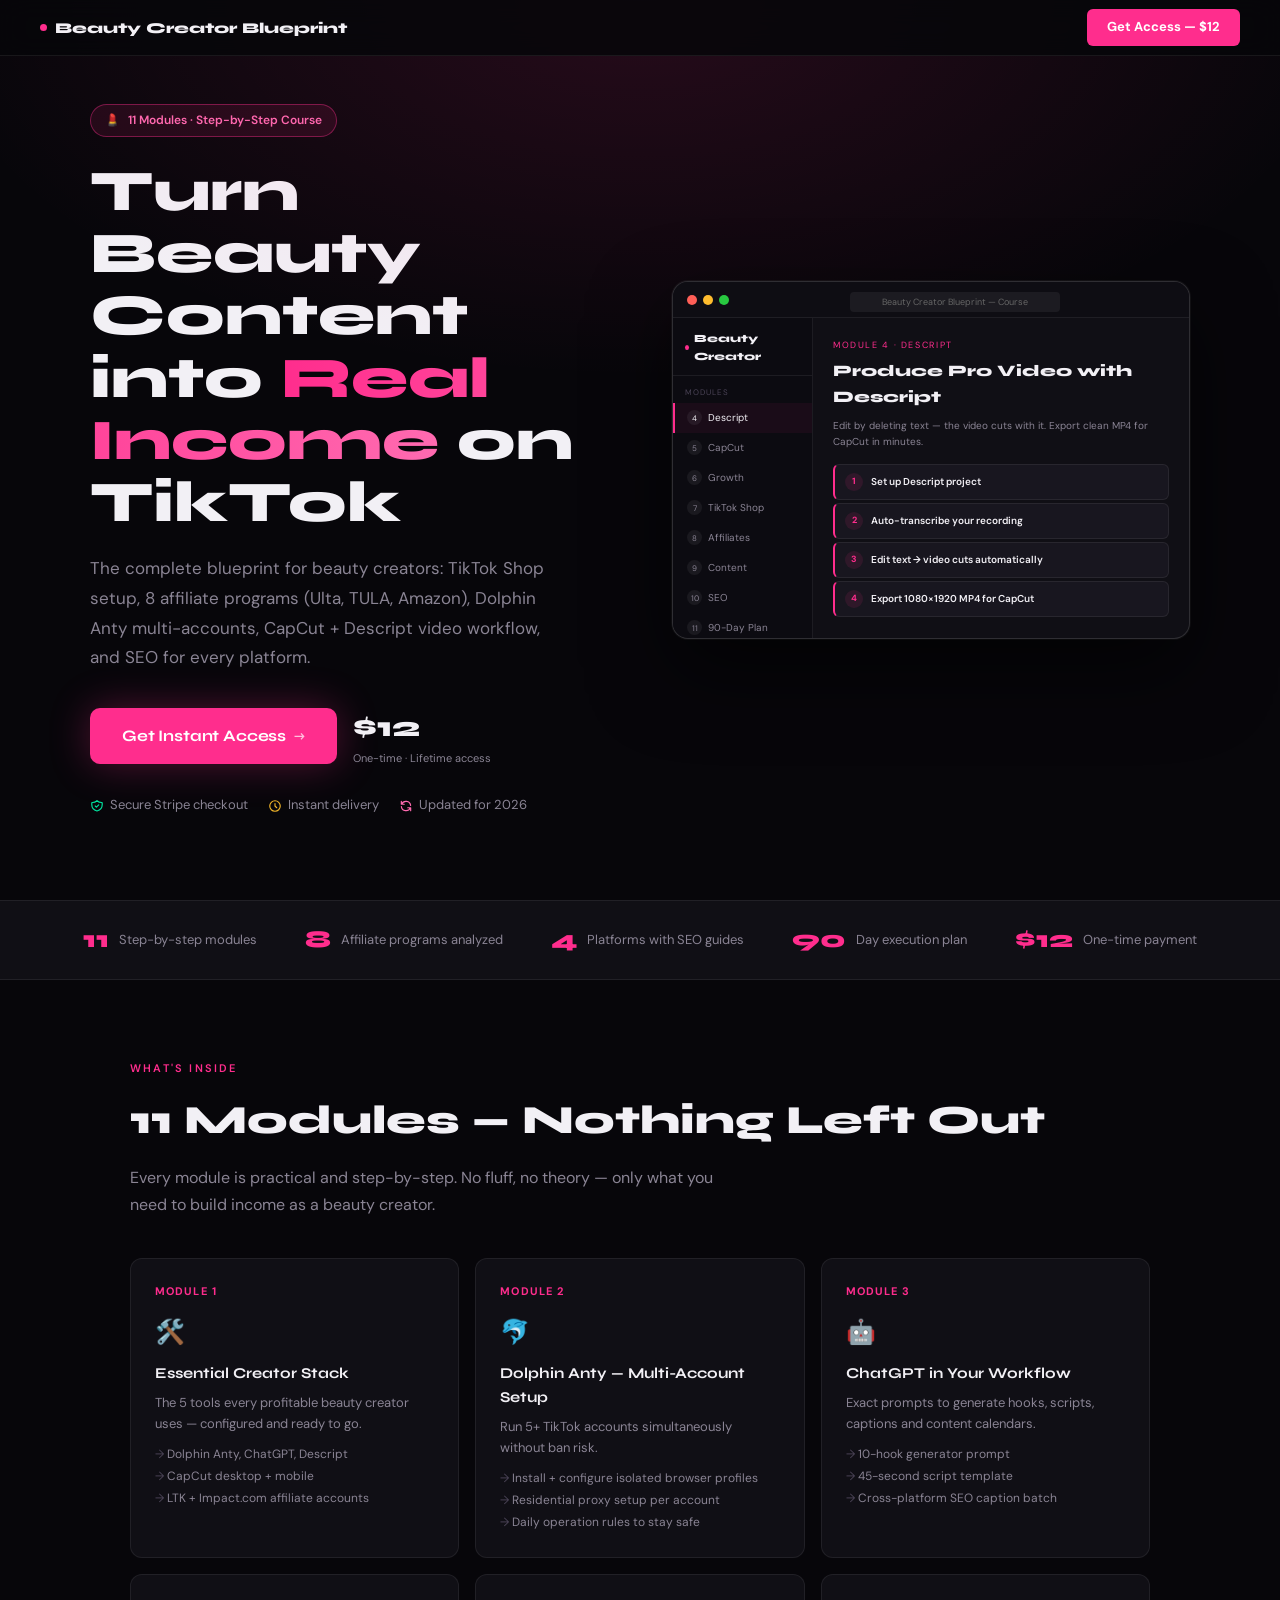
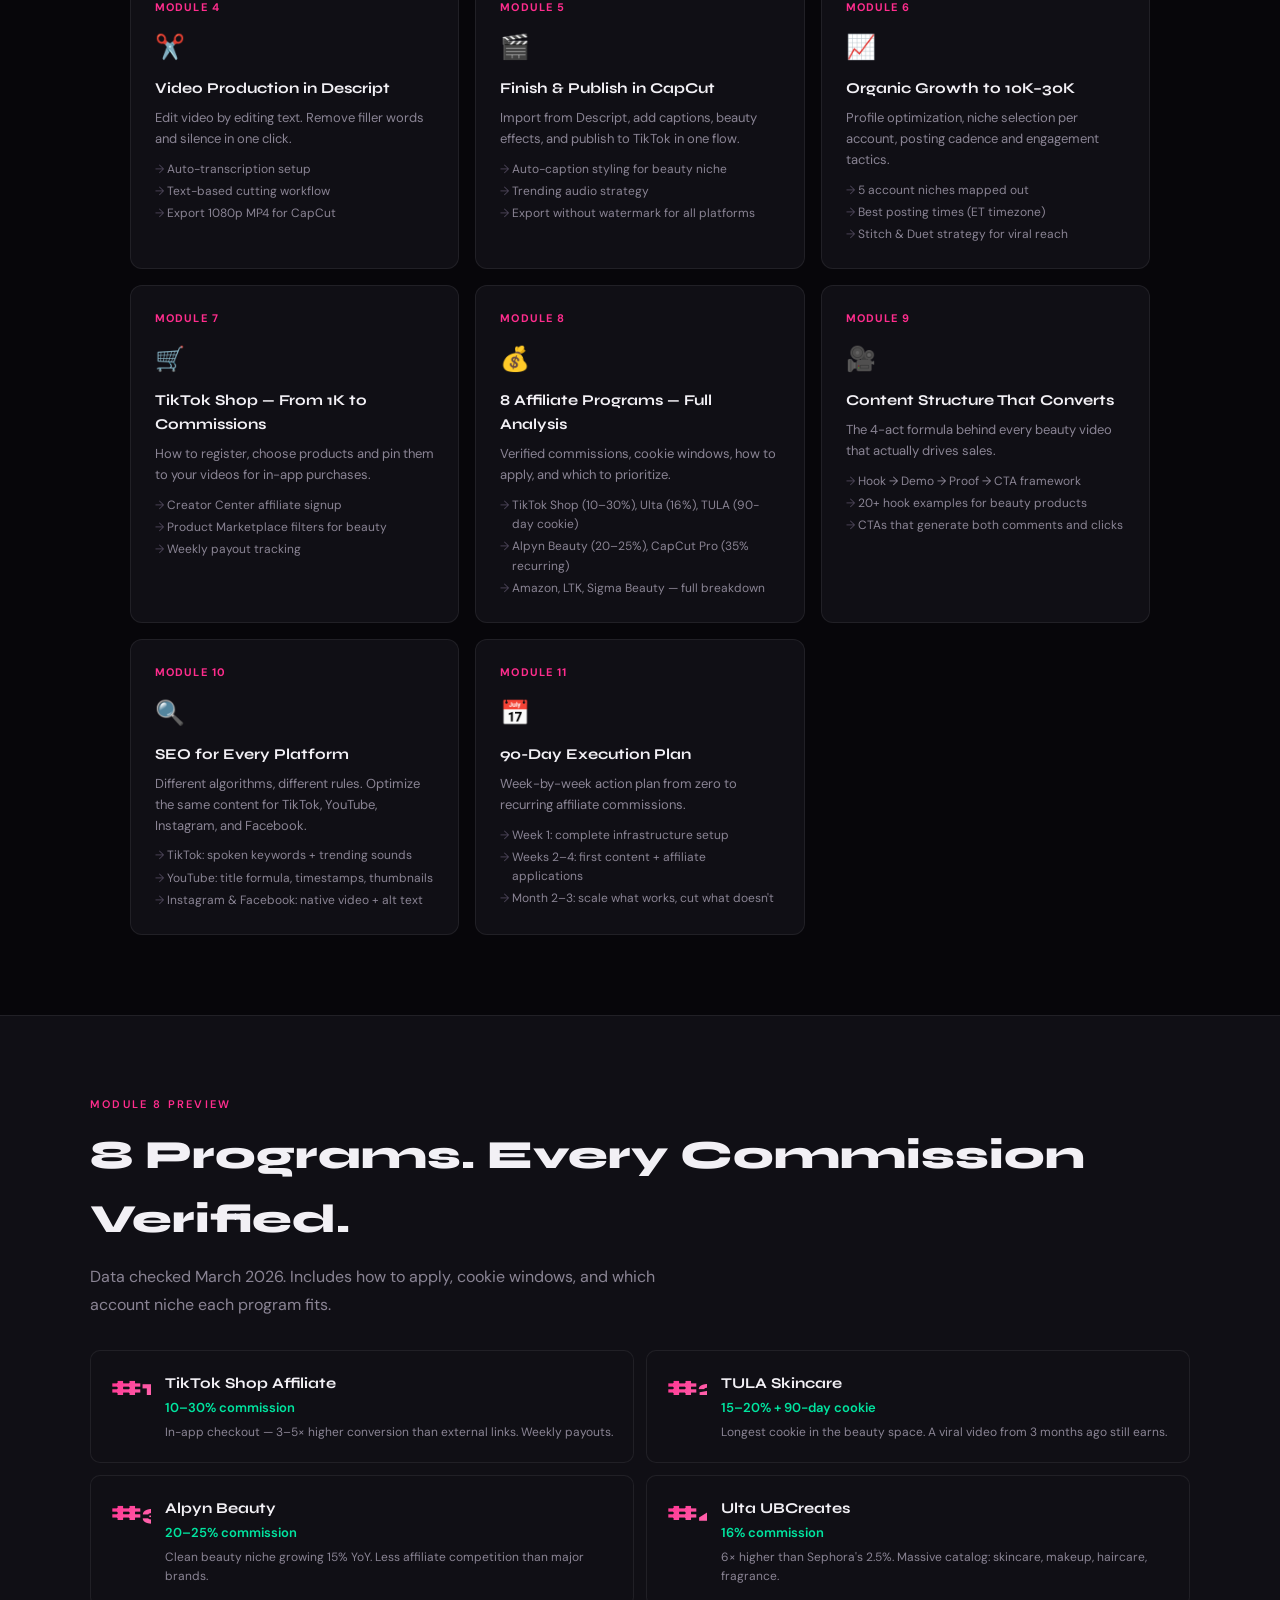
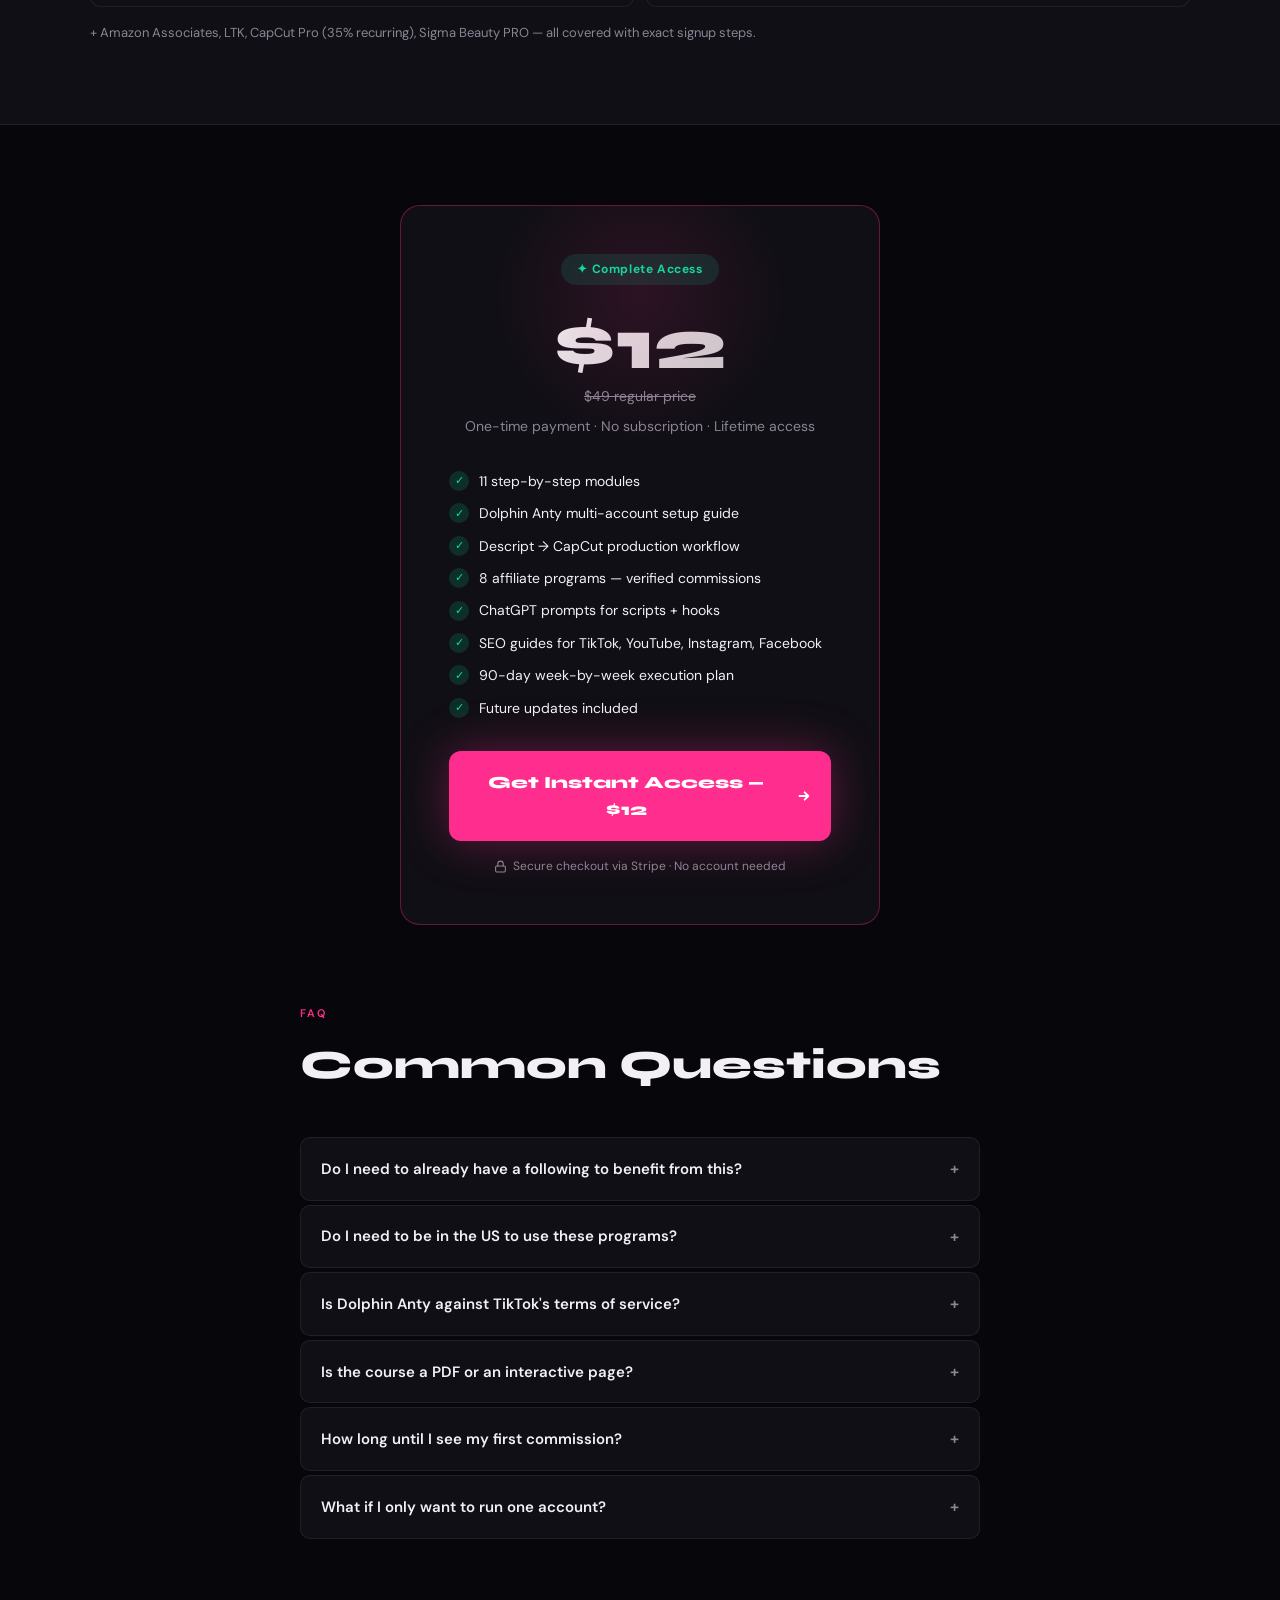
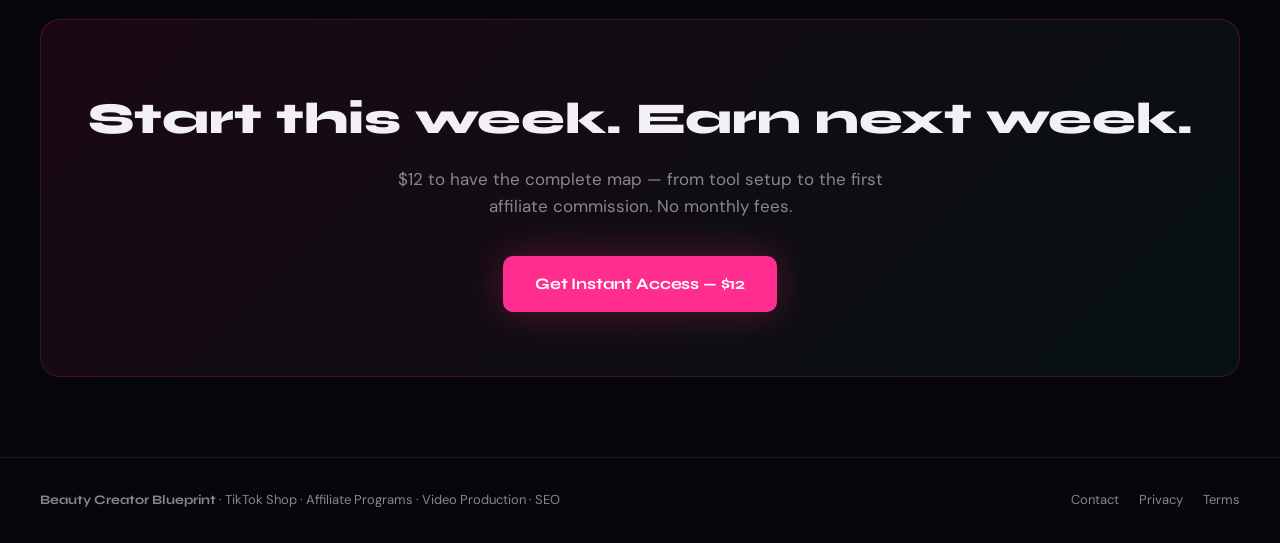
<file: curso.html>
<!DOCTYPE html>
<html lang="en">
<head>
<meta charset="UTF-8">
<meta name="viewport" content="width=device-width, initial-scale=1.0">
<title>Complete Course — Beauty Creator & TikTok Shop</title>
<link href="https://fonts.googleapis.com/css2?family=Syne:wght@400;600;700;800&family=DM+Sans:ital,opsz,wght@0,9..40,300;0,9..40,400;0,9..40,500;1,9..40,300&display=swap" rel="stylesheet">
<style>
:root {
  --bg: #0a0a0a;
  --surface: #111;
  --surface2: #181818;
  --border: rgba(255,255,255,0.08);
  --border2: rgba(255,255,255,0.14);
  --pink: #ff2d8d;
  --pink-dim: rgba(255,45,141,0.12);
  --gold: #f0b429;
  --gold-dim: rgba(240,180,41,0.12);
  --teal: #00e5a0;
  --teal-dim: rgba(0,229,160,0.10);
  --blue: #3b9eff;
  --blue-dim: rgba(59,158,255,0.10);
  --purple: #a78bfa;
  --purple-dim: rgba(167,139,250,0.10);
  --text: #f0f0f0;
  --muted: #888;
  --muted2: #555;
  --sidebar-w: 260px;
}
*{box-sizing:border-box;margin:0;padding:0;}
html{scroll-behavior:smooth;}
body{font-family:'DM Sans',sans-serif;background:var(--bg);color:var(--text);min-height:100vh;line-height:1.6;}

/* ── SIDEBAR ── */
.sidebar{
  position:fixed;top:0;left:0;width:var(--sidebar-w);height:100vh;
  background:var(--surface);border-right:1px solid var(--border);
  overflow-y:auto;z-index:100;padding:24px 0 40px;
}
.sidebar-logo{
  padding:0 20px 24px;border-bottom:1px solid var(--border);
  font-family:'Syne',sans-serif;font-size:15px;font-weight:800;
  display:flex;align-items:center;gap:8px;
}
.dot{width:8px;height:8px;border-radius:50%;background:var(--pink);display:inline-block;}
.sidebar-nav{padding:16px 0;}
.nav-section-title{
  padding:12px 20px 6px;font-size:10px;letter-spacing:.15em;
  text-transform:uppercase;color:var(--muted2);font-weight:600;
}
.nav-item{
  display:flex;align-items:center;gap:10px;padding:9px 20px;
  font-size:13px;color:var(--muted);cursor:pointer;
  transition:all .15s;border-left:3px solid transparent;
  text-decoration:none;
}
.nav-item:hover{color:var(--text);background:rgba(255,255,255,.03);}
.nav-item.active{color:var(--text);border-left-color:var(--pink);background:rgba(255,45,141,.06);}
.nav-item .num{
  font-size:10px;font-weight:700;width:20px;height:20px;border-radius:50%;
  background:var(--surface2);display:flex;align-items:center;justify-content:center;
  flex-shrink:0;
}

/* ── MAIN ── */
.main{margin-left:var(--sidebar-w);min-height:100vh;}

/* ── HERO ── */
.hero{
  background:linear-gradient(135deg,#1a0a14 0%,#0a0a1a 100%);
  padding:80px 60px 72px;border-bottom:1px solid var(--border);
  position:relative;overflow:hidden;
}
.hero::before{
  content:'';position:absolute;top:-100px;right:-100px;
  width:500px;height:500px;border-radius:50%;
  background:radial-gradient(circle,rgba(255,45,141,.15) 0%,transparent 70%);
  pointer-events:none;
}
.hero-eyebrow{font-size:11px;letter-spacing:.25em;text-transform:uppercase;color:var(--pink);margin-bottom:16px;font-weight:600;}
.hero h1{font-family:'Syne',sans-serif;font-size:clamp(36px,5vw,64px);font-weight:800;line-height:1.1;margin-bottom:20px;}
.hero h1 span{color:var(--pink);}
.hero-sub{font-size:17px;color:var(--muted);max-width:560px;line-height:1.7;margin-bottom:36px;}
.hero-tags{display:flex;flex-wrap:wrap;gap:10px;}
.tag{
  padding:6px 14px;border:1px solid var(--border2);border-radius:20px;
  font-size:12px;color:var(--muted);
}
.tag.pink{border-color:var(--pink);color:var(--pink);background:var(--pink-dim);}
.tag.gold{border-color:var(--gold);color:var(--gold);background:var(--gold-dim);}
.tag.teal{border-color:var(--teal);color:var(--teal);background:var(--teal-dim);}

/* ── SECTIONS ── */
.section{padding:60px 60px;border-bottom:1px solid var(--border);}
.section:last-child{border-bottom:none;}
.section-header{margin-bottom:40px;}
.section-num{font-size:11px;letter-spacing:.2em;text-transform:uppercase;color:var(--pink);font-weight:600;margin-bottom:8px;}
.section-title{font-family:'Syne',sans-serif;font-size:28px;font-weight:800;margin-bottom:8px;}
.section-desc{font-size:15px;color:var(--muted);max-width:640px;line-height:1.7;}

/* ── MODULE CARD ── */
.module-grid{display:grid;grid-template-columns:1fr 1fr;gap:16px;}
.module-card{
  background:var(--surface);border:1px solid var(--border);
  border-radius:12px;padding:24px;transition:border-color .2s;
}
.module-card:hover{border-color:var(--border2);}
.module-card .icon{font-size:28px;margin-bottom:12px;}
.module-card h3{font-family:'Syne',sans-serif;font-size:16px;font-weight:700;margin-bottom:6px;}
.module-card p{font-size:13px;color:var(--muted);line-height:1.6;}

/* ── STEPS ── */
.steps{display:flex;flex-direction:column;gap:4px;margin-top:16px;}
.step-item{
  background:var(--surface);border:1px solid var(--border);
  border-radius:10px;overflow:hidden;cursor:pointer;
}
.step-header{
  display:flex;align-items:center;gap:14px;padding:16px 20px;
  transition:background .15s;
}
.step-header:hover{background:var(--surface2);}
.step-num-badge{
  width:28px;height:28px;border-radius:50%;display:flex;
  align-items:center;justify-content:center;font-size:12px;font-weight:700;
  flex-shrink:0;
}
.step-title{font-size:14px;font-weight:600;flex:1;}
.step-chevron{font-size:12px;color:var(--muted);transition:transform .2s;}
.step-body{
  padding:0 20px 0 62px;max-height:0;overflow:hidden;
  transition:max-height .3s ease,padding .3s ease;
}
.step-body.open{max-height:800px;padding:0 20px 20px 62px;}
.step-body p{font-size:13px;color:var(--muted);line-height:1.7;margin-bottom:8px;}
.step-body ul{padding-left:16px;display:flex;flex-direction:column;gap:4px;}
.step-body ul li{font-size:13px;color:var(--muted);line-height:1.6;}
.step-body .tip{
  margin-top:12px;padding:12px 16px;background:var(--surface2);
  border-radius:8px;border-left:3px solid var(--gold);
  font-size:12px;color:var(--muted);line-height:1.6;
}
.step-body .tip strong{color:var(--gold);}
.step-body code{
  background:rgba(255,255,255,.08);padding:2px 6px;border-radius:4px;
  font-family:monospace;font-size:12px;color:var(--teal);
}

/* ── AFFILIATE TABLE ── */
.aff-table{width:100%;border-collapse:collapse;margin-top:16px;}
.aff-table th{
  text-align:left;padding:10px 14px;font-size:11px;letter-spacing:.1em;
  text-transform:uppercase;color:var(--muted2);border-bottom:1px solid var(--border);
}
.aff-table td{padding:12px 14px;font-size:13px;border-bottom:1px solid var(--border);vertical-align:top;}
.aff-table tr:last-child td{border-bottom:none;}
.aff-table tr:hover td{background:rgba(255,255,255,.02);}
.badge{
  display:inline-block;padding:3px 10px;border-radius:20px;
  font-size:11px;font-weight:600;letter-spacing:.05em;
}
.badge.p1{background:rgba(0,229,160,.15);color:var(--teal);}
.badge.p2{background:rgba(59,158,255,.15);color:var(--blue);}
.badge.p3{background:rgba(240,180,41,.15);color:var(--gold);}
.badge.warn{background:rgba(245,158,11,.15);color:#f59e0b;}
.badge.no{background:rgba(255,77,77,.15);color:#ff4d4d;}

/* ── SEO GRID ── */
.seo-grid{display:grid;grid-template-columns:1fr 1fr;gap:16px;margin-top:16px;}
.seo-card{
  background:var(--surface);border:1px solid var(--border);
  border-radius:12px;padding:24px;
}
.seo-card .platform{
  display:flex;align-items:center;gap:10px;margin-bottom:16px;
}
.seo-card .platform-icon{font-size:24px;}
.seo-card .platform-name{font-family:'Syne',sans-serif;font-size:16px;font-weight:700;}
.seo-rules{list-style:none;display:flex;flex-direction:column;gap:8px;}
.seo-rules li{
  font-size:13px;color:var(--muted);line-height:1.6;
  padding-left:14px;position:relative;
}
.seo-rules li::before{content:'→';position:absolute;left:0;color:var(--pink);}
.seo-rules li strong{color:var(--text);}

/* ── TIMELINE ── */
.timeline{display:flex;flex-direction:column;gap:0;margin-top:16px;}
.tl-item{display:flex;gap:20px;padding-bottom:32px;position:relative;}
.tl-item:last-child{padding-bottom:0;}
.tl-item:not(:last-child) .tl-line::after{
  content:'';position:absolute;left:15px;top:32px;
  width:2px;height:calc(100% - 32px);background:var(--border);
}
.tl-line{position:relative;flex-shrink:0;width:32px;display:flex;justify-content:center;}
.tl-dot{
  width:32px;height:32px;border-radius:50%;display:flex;
  align-items:center;justify-content:center;font-size:13px;font-weight:700;
  flex-shrink:0;z-index:1;
}
.tl-content{flex:1;padding-top:4px;}
.tl-content h3{font-family:'Syne',sans-serif;font-size:16px;font-weight:700;margin-bottom:8px;}
.tl-content p{font-size:13px;color:var(--muted);line-height:1.6;margin-bottom:6px;}
.tl-tasks{list-style:none;display:flex;flex-direction:column;gap:4px;}
.tl-tasks li{font-size:13px;color:var(--muted);padding-left:14px;position:relative;}
.tl-tasks li::before{content:'✓';position:absolute;left:0;color:var(--teal);font-size:11px;}

/* ── CALLOUT ── */
.callout{
  padding:20px 24px;border-radius:10px;margin:16px 0;
  display:flex;gap:14px;align-items:flex-start;
}
.callout.pink{background:var(--pink-dim);border:1px solid rgba(255,45,141,.3);}
.callout.gold{background:var(--gold-dim);border:1px solid rgba(240,180,41,.3);}
.callout.teal{background:var(--teal-dim);border:1px solid rgba(0,229,160,.3);}
.callout-icon{font-size:20px;flex-shrink:0;margin-top:2px;}
.callout-text{font-size:13px;line-height:1.7;}
.callout-text strong{display:block;margin-bottom:4px;font-size:14px;}

/* ── TOOL CARDS ── */
.tool-grid{display:grid;grid-template-columns:1fr 1fr;gap:16px;margin-top:16px;}
.tool-card{
  background:var(--surface);border:1px solid var(--border);
  border-radius:12px;padding:28px 24px;
}
.tool-card .tool-logo{font-size:32px;margin-bottom:12px;}
.tool-card h3{font-family:'Syne',sans-serif;font-size:17px;font-weight:700;margin-bottom:4px;}
.tool-card .tool-role{font-size:11px;letter-spacing:.1em;text-transform:uppercase;margin-bottom:12px;font-weight:600;}
.tool-card p{font-size:13px;color:var(--muted);line-height:1.6;margin-bottom:12px;}
.tool-card .use-list{list-style:none;display:flex;flex-direction:column;gap:4px;}
.tool-card .use-list li{font-size:12px;color:var(--muted);padding-left:14px;position:relative;}
.tool-card .use-list li::before{content:'▸';position:absolute;left:0;color:var(--pink);}

/* ── WORKFLOW ── */
.workflow{display:flex;align-items:center;gap:0;margin:24px 0;overflow-x:auto;padding-bottom:8px;}
.wf-step{
  background:var(--surface);border:1px solid var(--border);
  border-radius:10px;padding:16px 20px;min-width:160px;text-align:center;flex-shrink:0;
}
.wf-step .wf-icon{font-size:24px;margin-bottom:8px;}
.wf-step .wf-title{font-size:13px;font-weight:600;margin-bottom:4px;}
.wf-step .wf-sub{font-size:11px;color:var(--muted);}
.wf-arrow{color:var(--muted2);font-size:20px;padding:0 8px;flex-shrink:0;}

/* ── MOBILE ── */
@media(max-width:900px){
  .sidebar{transform:translateX(-100%);transition:transform .3s;}
  .sidebar.open{transform:translateX(0);}
  .main{margin-left:0;}
  .hero{padding:40px 24px 48px;}
  .section{padding:40px 24px;}
  .module-grid,.seo-grid,.tool-grid{grid-template-columns:1fr;}
  .mobile-menu{
    display:flex;position:fixed;top:0;left:0;right:0;height:52px;
    background:var(--surface);border-bottom:1px solid var(--border);
    align-items:center;padding:0 20px;gap:12px;z-index:99;
  }
  .mobile-menu-btn{
    background:none;border:1px solid var(--border);
    color:var(--text);padding:6px 12px;border-radius:6px;cursor:pointer;font-size:13px;
  }
  .main{padding-top:52px;}
}
@media(min-width:901px){.mobile-menu{display:none;}}

/* ── SCROLLBAR ── */
::-webkit-scrollbar{width:5px;height:5px;}
::-webkit-scrollbar-track{background:transparent;}
::-webkit-scrollbar-thumb{background:var(--border2);border-radius:10px;}
</style>
</head>
<body>

<!-- MOBILE MENU -->
<div class="mobile-menu">
  <button class="mobile-menu-btn" onclick="document.querySelector('.sidebar').classList.toggle('open')">☰ Menu</button>
  <span style="font-family:'Syne',sans-serif;font-size:14px;font-weight:700;">Beauty Creator — Complete Course</span>
</div>

<!-- SIDEBAR -->
<aside class="sidebar">
  <div class="sidebar-logo"><span class="dot"></span> Beauty Creator</div>
  <nav class="sidebar-nav">
    <div class="nav-section-title">Start</div>
    <a href="#intro" class="nav-item active"><span class="num">0</span> Overview</a>

    <div class="nav-section-title">Tools</div>
    <a href="#ferramentas" class="nav-item"><span class="num">1</span> Essential Stack</a>
    <a href="#dolphin" class="nav-item"><span class="num">2</span> Dolphin Anty</a>
    <a href="#gpt" class="nav-item"><span class="num">3</span> ChatGPT Workflow</a>

    <div class="nav-section-title">Video Production</div>
    <a href="#descript" class="nav-item"><span class="num">4</span> Produce in Descript</a>
    <a href="#capcut" class="nav-item"><span class="num">5</span> Finish in CapCut</a>

    <div class="nav-section-title">Growth</div>
    <a href="#crescimento" class="nav-item"><span class="num">6</span> Organic Growth</a>
    <a href="#tiktokshop" class="nav-item"><span class="num">7</span> TikTok Shop</a>

    <div class="nav-section-title">Monetization</div>
    <a href="#afiliados" class="nav-item"><span class="num">8</span> Affiliate Programs</a>
    <a href="#conteudo" class="nav-item"><span class="num">9</span> Content Structure</a>

    <div class="nav-section-title">SEO & Distribution</div>
    <a href="#seo" class="nav-item"><span class="num">10</span> SEO by Platform</a>

    <div class="nav-section-title">Execution</div>
    <a href="#plano" class="nav-item"><span class="num">11</span> 90-Day Plan</a>
  </nav>
</aside>

<!-- MAIN -->
<main class="main">

<!-- HERO -->
<section class="hero" id="intro">
  <p class="hero-eyebrow">Module 0 · Complete Overview</p>
  <h1>Beauty Creator &<br><span>TikTok Shop</span><br>From Zero to Income</h1>
  <p class="hero-sub">A complete, synthesized course: tools, video production, organic growth, affiliate programs, and SEO across all platforms. Everything in one place.</p>
  <div class="hero-tags">
    <span class="tag pink">TikTok Shop</span>
    <span class="tag gold">Dolphin Anty</span>
    <span class="tag teal">CapCut + Descript</span>
    <span class="tag">ChatGPT</span>
    <span class="tag">Beauty Affiliates</span>
    <span class="tag">Multi-Platform SEO</span>
  </div>

  <div style="margin-top:40px;display:grid;grid-template-columns:repeat(4,1fr);gap:16px;max-width:600px;">
    <div style="text-align:center;">
      <div style="font-family:'Syne',sans-serif;font-size:32px;font-weight:800;color:var(--pink);">11</div>
      <div style="font-size:11px;color:var(--muted);">Modules</div>
    </div>
    <div style="text-align:center;">
      <div style="font-family:'Syne',sans-serif;font-size:32px;font-weight:800;color:var(--gold);">8</div>
      <div style="font-size:11px;color:var(--muted);">Affiliate Programs</div>
    </div>
    <div style="font-family:'Syne',sans-serif;text-align:center;">
      <div style="font-size:32px;font-weight:800;color:var(--teal);">4</div>
      <div style="font-size:11px;color:var(--muted);">SEO Platforms</div>
    </div>
    <div style="text-align:center;">
      <div style="font-family:'Syne',sans-serif;font-size:32px;font-weight:800;color:var(--blue);">90</div>
      <div style="font-size:11px;color:var(--muted);">Day Plan</div>
    </div>
  </div>
</section>

<!-- ═══════════════════════════════════════════════════════ -->
<!-- MODULE 1 — TOOLS -->
<!-- ═══════════════════════════════════════════════════════ -->
<section class="section" id="ferramentas">
  <div class="section-header">
    <p class="section-num">Module 1 · Tools</p>
    <h2 class="section-title">Essential Creator Stack</h2>
    <p class="section-desc">Before recording any video, set up these 5 tools. They are the minimum kit to operate efficiently and professionally.</p>
  </div>

  <div class="tool-grid">
    <div class="tool-card">
      <div class="tool-logo">🐬</div>
      <h3>Dolphin Anty</h3>
      <div class="tool-role" style="color:var(--teal);">Multi-account without ban risk</div>
      <p>Anti-detect browser that simulates unique device profiles. Each TikTok account runs in a separate "virtual computer" — the algorithm sees different users.</p>
      <ul class="use-list">
        <li>Manage 5+ TikTok accounts simultaneously</li>
        <li>Each profile with isolated IP, fingerprint, and cookies</li>
        <li>Prevents TikTok from linking your accounts together</li>
        <li>Automates repetitive actions (with Selenium/Puppeteer)</li>
      </ul>
    </div>

    <div class="tool-card">
      <div class="tool-logo">🤖</div>
      <h3>ChatGPT</h3>
      <div class="tool-role" style="color:var(--pink);">Scripts, captions, and SEO</div>
      <p>Use GPT-4 to create video scripts, generate hook variations, optimize descriptions for SEO, and build complete content calendars.</p>
      <ul class="use-list">
        <li>Generate 10 different hooks for any product</li>
        <li>Create optimized 30s/60s scripts</li>
        <li>Suggest hashtags by niche and platform</li>
        <li>Adapt content for each social network</li>
      </ul>
    </div>

    <div class="tool-card">
      <div class="tool-logo">✂️</div>
      <h3>Descript</h3>
      <div class="tool-role" style="color:var(--gold);">Professional text-based editing</div>
      <p>Auto-transcribes your video and lets you edit by deleting words — like editing a Word document. Generates captions in seconds.</p>
      <ul class="use-list">
        <li>Auto-transcription in English and Portuguese</li>
        <li>Remove "uh", "um", silences with 1 click</li>
        <li>Export clean video to import into CapCut</li>
        <li>Generate SRT captions for all platforms</li>
      </ul>
    </div>

    <div class="tool-card">
      <div class="tool-logo">🎬</div>
      <h3>CapCut</h3>
      <div class="tool-role" style="color:var(--purple);">Finishing and publishing</div>
      <p>Mobile/desktop editor integrated with TikTok. Applies trends, effects, animated text, and allows publishing directly to TikTok without leaving the app.</p>
      <ul class="use-list">
        <li>Viral beauty templates ready to use</li>
        <li>Automatic skin smoothing and color effects</li>
        <li>Import video from Descript and finish here</li>
        <li>Publish directly to TikTok and Instagram Reels</li>
      </ul>
    </div>

    <div class="tool-card" style="grid-column:1/-1;">
      <div class="tool-logo">📊</div>
      <h3>LTK (LikeToKnow.it) + Impact.com</h3>
      <div class="tool-role" style="color:var(--blue);">Affiliate link hub</div>
      <p>LTK centralizes your affiliate links in a single visual storefront. Impact.com is where TULA, CapCut, Ulta, and other major programs live. Set up both before you start posting.</p>
      <ul class="use-list">
        <li>LTK: quick approval, works with any beauty product</li>
        <li>Impact.com: platform for the biggest niche programs (TULA, Alpyn, CapCut, Ulta)</li>
        <li>One LTK link = multiple products with individual tracking</li>
        <li>Detailed reports on clicks, conversions, and commissions</li>
      </ul>
    </div>
  </div>
</section>

<!-- ═══════════════════════════════════════════════════════ -->
<!-- MODULE 2 — DOLPHIN ANTY -->
<!-- ═══════════════════════════════════════════════════════ -->
<section class="section" id="dolphin">
  <div class="section-header">
    <p class="section-num">Module 2 · Dolphin Anty</p>
    <h2 class="section-title">TikTok Shop Multi-Account Without Ban</h2>
    <p class="section-desc">Step-by-step guide to setting up multiple isolated profiles. Each account operates as if it were a different physical device.</p>
  </div>

  <div class="callout pink">
    <span class="callout-icon">⚠️</span>
    <div class="callout-text">
      <strong>Why do this?</strong>
      TikTok detects multi-accounts via browser fingerprint, IP, and shared cookies. Dolphin Anty creates completely isolated digital identities — TikTok cannot link your accounts to each other.
    </div>
  </div>

  <div class="steps">
    <div class="step-item">
      <div class="step-header" onclick="toggleStep(this)">
        <div class="step-num-badge" style="background:var(--pink-dim);color:var(--pink);">1</div>
        <span class="step-title">Install Dolphin Anty and create an account</span>
        <span class="step-chevron">▼</span>
      </div>
      <div class="step-body">
        <p>Go to <code>dolphin-anty.com</code> → download for Mac or Windows. Create a free account (free plan: up to 10 profiles). For more accounts, Basic plan ($89/mo) or Team ($159/mo).</p>
        <ul>
          <li>Install and log in to the web dashboard</li>
          <li>Set the language to English for easier navigation</li>
          <li>Under the <strong>Profiles</strong> tab, you'll see all your browser profiles</li>
        </ul>
        <div class="tip"><strong>Tip:</strong> The free plan is enough to test with 2–3 accounts before investing in a paid plan.</div>
      </div>
    </div>

    <div class="step-item">
      <div class="step-header" onclick="toggleStep(this)">
        <div class="step-num-badge" style="background:var(--pink-dim);color:var(--pink);">2</div>
        <span class="step-title">Set up proxies — one per account</span>
        <span class="step-chevron">▼</span>
      </div>
      <div class="step-body">
        <p>Each profile MUST have a different proxy. Use residential proxies (more reliable than datacenter for TikTok).</p>
        <ul>
          <li>Recommended services: <code>Bright Data</code>, <code>Oxylabs</code>, <code>IPRoyal</code></li>
          <li>Type: <strong>Residential</strong> (not datacenter)</li>
          <li>Location: Nashville, TN (match your actual city)</li>
          <li>In Dolphin → Profile → Proxy → paste proxy data: <code>host:port:user:password</code></li>
          <li>Click <strong>Check Proxy</strong> — the correct IP should appear</li>
        </ul>
        <div class="tip"><strong>Tip:</strong> Use mobile proxies if budget allows — they are the hardest for TikTok to detect.</div>
      </div>
    </div>

    <div class="step-item">
      <div class="step-header" onclick="toggleStep(this)">
        <div class="step-num-badge" style="background:var(--pink-dim);color:var(--pink);">3</div>
        <span class="step-title">Create and configure browser profiles</span>
        <span class="step-chevron">▼</span>
      </div>
      <div class="step-body">
        <p>Each profile = a unique digital identity. Configure it like this:</p>
        <ul>
          <li><strong>Name:</strong> use the account name (e.g. "Skincare 35+ Account")</li>
          <li><strong>OS:</strong> Windows 10 or macOS (vary between profiles)</li>
          <li><strong>Browser:</strong> Chrome (recommended for TikTok)</li>
          <li><strong>Screen Resolution:</strong> vary between 1920x1080, 1366x768</li>
          <li><strong>Language:</strong> English (US) with timezone America/Chicago</li>
          <li><strong>WebGL/Canvas:</strong> set to "Noise" (generates a unique fingerprint)</li>
        </ul>
        <div class="tip"><strong>Golden rule:</strong> Never open two profiles in the same niche at the same time. Alternate with at least 30 minutes between sessions.</div>
      </div>
    </div>

    <div class="step-item">
      <div class="step-header" onclick="toggleStep(this)">
        <div class="step-num-badge" style="background:var(--pink-dim);color:var(--pink);">4</div>
        <span class="step-title">Create a TikTok account inside the isolated profile</span>
        <span class="step-chevron">▼</span>
      </div>
      <div class="step-body">
        <p>With the Dolphin profile open, create the TikTok account as if it were a brand new device:</p>
        <ul>
          <li>Go to <code>tiktok.com</code> inside the Dolphin profile</li>
          <li>Create the account with a <strong>different email</strong> for each profile (use Gmail aliases: <code>youremail+account2@gmail.com</code>)</li>
          <li>Use a different phone number (or a virtual SMS service like <code>TextNow</code>)</li>
          <li>Spend the first 3 days only consuming niche content — don't post yet</li>
          <li>Enable 2FA (two-factor authentication) on each account</li>
        </ul>
        <div class="tip"><strong>Warm-up period:</strong> New accounts that post immediately are more suspicious. Consume 30–60 min of content per day for 3 days before posting.</div>
      </div>
    </div>

    <div class="step-item">
      <div class="step-header" onclick="toggleStep(this)">
        <div class="step-num-badge" style="background:var(--pink-dim);color:var(--pink);">5</div>
        <span class="step-title">Daily operation rules</span>
        <span class="step-chevron">▼</span>
      </div>
      <div class="step-body">
        <p>To keep accounts safe long-term:</p>
        <ul>
          <li>Never copy/paste the same video across accounts — TikTok detects duplicate metadata</li>
          <li>Each account must have a different niche (skincare, makeup, clean beauty, etc.)</li>
          <li>Never access an account outside its correct Dolphin profile</li>
          <li>Save sessions in Dolphin after each use ("Save Session" button)</li>
          <li>If an account gets banned, don't try to recover it with the same proxy — change the proxy first</li>
        </ul>
      </div>
    </div>
  </div>
</section>

<!-- ═══════════════════════════════════════════════════════ -->
<!-- MODULE 3 — ChatGPT -->
<!-- ═══════════════════════════════════════════════════════ -->
<section class="section" id="gpt">
  <div class="section-header">
    <p class="section-num">Module 3 · ChatGPT</p>
    <h2 class="section-title">ChatGPT in Your Creation Workflow</h2>
    <p class="section-desc">Don't use GPT just to "write a text." Use it as a co-creator at every step of the process — from scripting to SEO.</p>
  </div>

  <div class="steps">
    <div class="step-item">
      <div class="step-header" onclick="toggleStep(this)">
        <div class="step-num-badge" style="background:var(--gold-dim);color:var(--gold);">1</div>
        <span class="step-title">Generate hooks for any product</span>
        <span class="step-chevron">▼</span>
      </div>
      <div class="step-body">
        <p>Exact prompt to use:</p>
        <div class="tip" style="border-color:var(--blue);font-style:italic;">
          "Give me 10 opening hooks (first 3 seconds) for a TikTok video about [product name]. The hook should create curiosity, urgency, or envy. Audience: women 25–45 years old. Tone: honest, not salesy."
        </div>
        <p style="margin-top:12px;">Use the hook that feels most natural to you — you're the one recording, so it needs to sound authentic.</p>
      </div>
    </div>

    <div class="step-item">
      <div class="step-header" onclick="toggleStep(this)">
        <div class="step-num-badge" style="background:var(--gold-dim);color:var(--gold);">2</div>
        <span class="step-title">Create a 30–60 second script</span>
        <span class="step-chevron">▼</span>
      </div>
      <div class="step-body">
        <p>Prompt for a full script:</p>
        <div class="tip" style="border-color:var(--blue);font-style:italic;">
          "Write a 45-second TikTok script for [product]. Structure: Hook (3s) → Demo/context (20s) → Concrete result (15s) → Simple CTA (5s). Conversational tone, first person, doesn't sound like an ad. Include where to pause and where to show the product on camera."
        </div>
      </div>
    </div>

    <div class="step-item">
      <div class="step-header" onclick="toggleStep(this)">
        <div class="step-num-badge" style="background:var(--gold-dim);color:var(--gold);">3</div>
        <span class="step-title">Generate optimized captions and descriptions</span>
        <span class="step-chevron">▼</span>
      </div>
      <div class="step-body">
        <p>After recording, ask GPT to adapt the script into captions for each platform:</p>
        <div class="tip" style="border-color:var(--blue);font-style:italic;">
          "Based on this script: [paste script], create: 1) TikTok caption (150 chars + 5 beauty niche hashtags) 2) Instagram Reels caption (300 chars + 3 hashtags) 3) YouTube Shorts title (60 chars, with main keyword) 4) YouTube description (150 chars with natural keywords)"
        </div>
      </div>
    </div>

    <div class="step-item">
      <div class="step-header" onclick="toggleStep(this)">
        <div class="step-num-badge" style="background:var(--gold-dim);color:var(--gold);">4</div>
        <span class="step-title">Weekly content calendar</span>
        <span class="step-chevron">▼</span>
      </div>
      <div class="step-body">
        <div class="tip" style="border-color:var(--blue);font-style:italic;">
          "Create a 7-day content calendar for a beauty TikTok account focused on skincare and affiliates (Ulta, TULA, Amazon). I want: video type, suggested hook, focal product, which affiliate program to promote, best posting time. Max 2 videos per day."
        </div>
      </div>
    </div>
  </div>
</section>

<!-- ═══════════════════════════════════════════════════════ -->
<!-- MODULE 4 — DESCRIPT -->
<!-- ═══════════════════════════════════════════════════════ -->
<section class="section" id="descript">
  <div class="section-header">
    <p class="section-num">Module 4 · Descript</p>
    <h2 class="section-title">Produce Professional Video in Descript</h2>
    <p class="section-desc">Descript turns video editing into text editing. You record, it transcribes, you delete words — the video cuts with it. Perfect for reviews and spoken tutorials.</p>
  </div>

  <div class="workflow">
    <div class="wf-step">
      <div class="wf-icon">📱</div>
      <div class="wf-title">Record</div>
      <div class="wf-sub">Smartphone or webcam</div>
    </div>
    <div class="wf-arrow">→</div>
    <div class="wf-step">
      <div class="wf-icon">⬆️</div>
      <div class="wf-title">Import</div>
      <div class="wf-sub">Descript desktop/web</div>
    </div>
    <div class="wf-arrow">→</div>
    <div class="wf-step">
      <div class="wf-icon">📝</div>
      <div class="wf-title">Transcribe</div>
      <div class="wf-sub">Auto in seconds</div>
    </div>
    <div class="wf-arrow">→</div>
    <div class="wf-step">
      <div class="wf-icon">✂️</div>
      <div class="wf-title">Edit text</div>
      <div class="wf-sub">Delete words = cut video</div>
    </div>
    <div class="wf-arrow">→</div>
    <div class="wf-step">
      <div class="wf-icon">📤</div>
      <div class="wf-title">Export</div>
      <div class="wf-sub">MP4 for CapCut</div>
    </div>
  </div>

  <div class="steps">
    <div class="step-item">
      <div class="step-header" onclick="toggleStep(this)">
        <div class="step-num-badge" style="background:var(--teal-dim);color:var(--teal);">1</div>
        <span class="step-title">Set up a project in Descript</span>
        <span class="step-chevron">▼</span>
      </div>
      <div class="step-body">
        <ul>
          <li>Download Descript at <code>descript.com</code> (free plan: 1hr/month free; Creator $24/mo for heavy use)</li>
          <li>Create a new <strong>Workspace</strong> (e.g. "Beauty Creator")</li>
          <li>Click <strong>New Project</strong> → <strong>Video Project</strong></li>
          <li>Set transcription language: English if recording in English</li>
        </ul>
      </div>
    </div>

    <div class="step-item">
      <div class="step-header" onclick="toggleStep(this)">
        <div class="step-num-badge" style="background:var(--teal-dim);color:var(--teal);">2</div>
        <span class="step-title">Import your recorded video</span>
        <span class="step-chevron">▼</span>
      </div>
      <div class="step-body">
        <ul>
          <li>Drag your video file into Descript's timeline (MP4, MOV, any format)</li>
          <li>Wait for auto-transcription (usually 1–2 min per minute of video)</li>
          <li>Review the transcript — click on any word to correct it</li>
          <li>The text appears side by side with the video on the timeline</li>
        </ul>
        <div class="tip"><strong>Recording tip:</strong> Always record in 1080p with good lighting. Speak at a steady pace — transcription is more accurate and auto-cuts are cleaner.</div>
      </div>
    </div>

    <div class="step-item">
      <div class="step-header" onclick="toggleStep(this)">
        <div class="step-num-badge" style="background:var(--teal-dim);color:var(--teal);">3</div>
        <span class="step-title">Edit by cutting text</span>
        <span class="step-chevron">▼</span>
      </div>
      <div class="step-body">
        <ul>
          <li>Select unnecessary words/phrases → Delete → the video cuts automatically</li>
          <li>Use <strong>Remove Filler Words</strong> (Edit menu) to delete all "uh", "um", "like" at once</li>
          <li>Use <strong>Remove Silences</strong> to cut long pauses automatically</li>
          <li>To reorder scenes: select a text block → cut and paste it elsewhere</li>
          <li>Add <strong>Scenes</strong> (chapters) to organize the structure visually</li>
        </ul>
        <div class="tip"><strong>Pro trick:</strong> Use Descript to create 15s, 30s, and 60s versions of the same video — duplicate the project, cut each to length, export three separate files.</div>
      </div>
    </div>

    <div class="step-item">
      <div class="step-header" onclick="toggleStep(this)">
        <div class="step-num-badge" style="background:var(--teal-dim);color:var(--teal);">4</div>
        <span class="step-title">Export for CapCut</span>
        <span class="step-chevron">▼</span>
      </div>
      <div class="step-body">
        <ul>
          <li>Click <strong>Export</strong> → <strong>Video</strong></li>
          <li>Resolution: <strong>1080x1920</strong> (vertical 9:16 for TikTok/Reels)</li>
          <li>Format: <strong>MP4 H.264</strong></li>
          <li><strong>Do not</strong> export with burned-in captions yet — CapCut will add styled captions</li>
          <li>Save to your project folder with a descriptive name: <code>tula-serum-review-clean.mp4</code></li>
        </ul>
        <div class="tip"><strong>Optional:</strong> Also export the SRT file (captions) via File → Export → Transcript → SRT to use on YouTube.</div>
      </div>
    </div>
  </div>
</section>

<!-- ═══════════════════════════════════════════════════════ -->
<!-- MODULE 5 — CAPCUT -->
<!-- ═══════════════════════════════════════════════════════ -->
<section class="section" id="capcut">
  <div class="section-header">
    <p class="section-num">Module 5 · CapCut</p>
    <h2 class="section-title">Finish and Publish in CapCut</h2>
    <p class="section-desc">CapCut is where the video comes to life visually. Import the clean MP4 from Descript and add the elements that drive engagement: captions, text, music, and effects.</p>
  </div>

  <div class="steps">
    <div class="step-item">
      <div class="step-header" onclick="toggleStep(this)">
        <div class="step-num-badge" style="background:var(--purple-dim);color:var(--purple);">1</div>
        <span class="step-title">Import the video from Descript</span>
        <span class="step-chevron">▼</span>
      </div>
      <div class="step-body">
        <ul>
          <li>Open CapCut on mobile or desktop (<code>capcut.com</code>)</li>
          <li>Tap <strong>+ New Project</strong> → select the MP4 exported from Descript</li>
          <li>Confirm the ratio: <strong>9:16</strong> (vertical) for TikTok/Reels</li>
          <li>If you recorded horizontally, use <strong>Auto Reframe</strong> — it detects your face and crops automatically</li>
        </ul>
      </div>
    </div>

    <div class="step-item">
      <div class="step-header" onclick="toggleStep(this)">
        <div class="step-num-badge" style="background:var(--purple-dim);color:var(--purple);">2</div>
        <span class="step-title">Add auto-captions</span>
        <span class="step-chevron">▼</span>
      </div>
      <div class="step-body">
        <ul>
          <li>In the timeline, tap <strong>Text</strong> → <strong>Auto Captions</strong></li>
          <li>Select language → click <strong>Start</strong> (takes ~30 seconds)</li>
          <li>Choose the style: for beauty, use bold white fonts with black shadow or solid dark background</li>
          <li>Recommended position: <strong>center-bottom</strong> (doesn't cover your face; stays above TikTok buttons)</li>
          <li>Review and correct any product names that were mistranscribed</li>
        </ul>
        <div class="tip"><strong>Viral style:</strong> Captions that change color on keywords (use "Word-by-word text animation") increase watch time by ~15%.</div>
      </div>
    </div>

    <div class="step-item">
      <div class="step-header" onclick="toggleStep(this)">
        <div class="step-num-badge" style="background:var(--purple-dim);color:var(--purple);">3</div>
        <span class="step-title">Add trending music or sound</span>
        <span class="step-chevron">▼</span>
      </div>
      <div class="step-body">
        <ul>
          <li>Tap <strong>Audio</strong> → <strong>Sounds</strong></li>
          <li>Filter by <strong>TikTok Trending</strong> — use a sound from the top 20 in the beauty niche</li>
          <li>Music volume: <strong>10–20%</strong> — your voice is the main audio, music is background</li>
          <li>If your voice is clear, consider <strong>no music at all</strong> — honest review videos convert well without it</li>
          <li>For product videos without voiceover (B-roll), music can go up to 50–70%</li>
        </ul>
      </div>
    </div>

    <div class="step-item">
      <div class="step-header" onclick="toggleStep(this)">
        <div class="step-num-badge" style="background:var(--purple-dim);color:var(--purple);">4</div>
        <span class="step-title">Beauty effects and color grading</span>
        <span class="step-chevron">▼</span>
      </div>
      <div class="step-body">
        <ul>
          <li><strong>Color adjustment:</strong> Filters → "Skin" category → choose a subtle one (intensity 30–50%)</li>
          <li><strong>Smoothing:</strong> Effects → Beauty → Skin Smoothing — use sparingly (30% max) to look natural</li>
          <li><strong>Cinematic LUT:</strong> For a premium look, apply a neutral/warm filter — works well for skincare</li>
          <li><strong>Never</strong> use filters that warp your face or completely erase pores — it kills authenticity</li>
        </ul>
      </div>
    </div>

    <div class="step-item">
      <div class="step-header" onclick="toggleStep(this)">
        <div class="step-num-badge" style="background:var(--purple-dim);color:var(--purple);">5</div>
        <span class="step-title">Export and publish</span>
        <span class="step-chevron">▼</span>
      </div>
      <div class="step-body">
        <ul>
          <li>Click <strong>Export</strong> → Resolution: <strong>1080p</strong>, Frame rate: <strong>30fps</strong></li>
          <li>Use the <strong>Post to TikTok</strong> option inside CapCut (faster than saving and re-uploading)</li>
          <li>For Instagram Reels: export the file and upload manually in Instagram</li>
          <li>For YouTube Shorts: same file, upload via YouTube Studio</li>
          <li><strong>Do not</strong> repost the exact same file on TikTok and Instagram without at least one change (re-exporting is enough) — TikTok penalizes content with other platforms' watermarks</li>
        </ul>
        <div class="tip"><strong>Hack:</strong> In CapCut, enable "Remove watermark" before exporting to use the video on Instagram without the CapCut logo.</div>
      </div>
    </div>
  </div>
</section>

<!-- ═══════════════════════════════════════════════════════ -->
<!-- MODULE 6 — ORGANIC GROWTH -->
<!-- ═══════════════════════════════════════════════════════ -->
<section class="section" id="crescimento">
  <div class="section-header">
    <p class="section-num">Module 6 · Growth</p>
    <h2 class="section-title">Grow to 10K–30K Followers</h2>
    <p class="section-desc">Without followers, there are no commissions. This module covers the real levers of organic growth on TikTok — based on algorithm behavior data.</p>
  </div>

  <div class="steps">
    <div class="step-item">
      <div class="step-header" onclick="toggleStep(this)">
        <div class="step-num-badge" style="background:var(--pink-dim);color:var(--pink);">1</div>
        <span class="step-title">Optimize your profile before posting</span>
        <span class="step-chevron">▼</span>
      </div>
      <div class="step-body">
        <ul>
          <li><strong>Photo:</strong> Clear face, smiling, good lighting — don't use a logo or product</li>
          <li><strong>Username:</strong> include your niche (<code>@beautyfinds_nash</code>, <code>@skincarehonest</code>)</li>
          <li><strong>Bio (80 chars):</strong> niche + benefit + CTA. Ex: "Honest Skincare 🔬 | Ulta + Amazon Finds | Link ↓"</li>
          <li><strong>Link in bio:</strong> use LTK or Linktree with your affiliate links organized</li>
          <li>Connect Instagram and YouTube to your TikTok profile</li>
        </ul>
      </div>
    </div>

    <div class="step-item">
      <div class="step-header" onclick="toggleStep(this)">
        <div class="step-num-badge" style="background:var(--pink-dim);color:var(--pink);">2</div>
        <span class="step-title">Pick and own one niche per account</span>
        <span class="step-chevron">▼</span>
      </div>
      <div class="step-body">
        <p>With multiple accounts (Dolphin Anty), each must have a clear niche. Suggestions:</p>
        <ul>
          <li><strong>Account 1:</strong> Skincare 35+ — TULA, Ulta, anti-aging routines</li>
          <li><strong>Account 2:</strong> Amazon beauty finds — products under $30 with high volume</li>
          <li><strong>Account 3:</strong> Clean Beauty / Natural — Alpyn Beauty, sustainable brands</li>
          <li><strong>Account 4:</strong> Makeup for deep/dark skin — Sigma Beauty, inclusivity</li>
          <li><strong>Account 5:</strong> Haircare — less saturated niche than skincare</li>
        </ul>
        <div class="tip"><strong>Rule:</strong> Stay in 1 niche for 30 days without deviating. The algorithm takes 2–3 weeks to understand what you post and start distributing to the right audience.</div>
      </div>
    </div>

    <div class="step-item">
      <div class="step-header" onclick="toggleStep(this)">
        <div class="step-num-badge" style="background:var(--pink-dim);color:var(--pink);">3</div>
        <span class="step-title">Posting cadence and best times</span>
        <span class="step-chevron">▼</span>
      </div>
      <div class="step-body">
        <ul>
          <li>Minimum frequency: <strong>1 video per day</strong> for the first 30 days</li>
          <li>Ideal: <strong>2 videos per day</strong> at different times</li>
          <li><strong>Best posting times (Nashville, ET):</strong></li>
          <li>Morning: <strong>7am–9am</strong> (people commuting or having coffee)</li>
          <li>Lunch: <strong>12pm–1pm</strong> (work break)</li>
          <li>Evening: <strong>7pm–9pm</strong> (highest usage volume)</li>
          <li>Test and use TikTok Analytics to confirm when your specific audience is active</li>
        </ul>
      </div>
    </div>

    <div class="step-item">
      <div class="step-header" onclick="toggleStep(this)">
        <div class="step-num-badge" style="background:var(--pink-dim);color:var(--pink);">4</div>
        <span class="step-title">Engagement in the first 30 minutes</span>
        <span class="step-chevron">▼</span>
      </div>
      <div class="step-body">
        <p>TikTok's algorithm evaluates early performance to decide reach. In the first 30 min after posting:</p>
        <ul>
          <li>Reply to <strong>every</strong> comment — even with just an emoji</li>
          <li>Pin 1 comment of yours with a question (drives more replies)</li>
          <li>Share the video to your Instagram Stories</li>
          <li>Don't edit the caption after posting — TikTok resets distribution</li>
        </ul>
      </div>
    </div>

    <div class="step-item">
      <div class="step-header" onclick="toggleStep(this)">
        <div class="step-num-badge" style="background:var(--pink-dim);color:var(--pink);">5</div>
        <span class="step-title">Duets, Stitch, and trending sounds</span>
        <span class="step-chevron">▼</span>
      </div>
      <div class="step-body">
        <ul>
          <li><strong>Stitch:</strong> Take viral videos from your niche (10M+ views) and add your opinion — you piggyback on their traffic</li>
          <li><strong>Duet:</strong> Great for reacting to product reviews you also use</li>
          <li><strong>Trending sounds:</strong> Always check the "Trends" tab in Creator Center — use audios with a green upward arrow ↑</li>
          <li>Trending sounds give automatic organic boost even to small accounts</li>
          <li>Limit: 2–3 Stitches per week — don't replace original content</li>
        </ul>
      </div>
    </div>
  </div>
</section>

<!-- ═══════════════════════════════════════════════════════ -->
<!-- MODULE 7 — TIKTOK SHOP -->
<!-- ═══════════════════════════════════════════════════════ -->
<section class="section" id="tiktokshop">
  <div class="section-header">
    <p class="section-num">Module 7 · TikTok Shop</p>
    <h2 class="section-title">Register and Monetize on TikTok Shop</h2>
    <p class="section-desc">TikTok Shop is the fastest monetization available. Purchases happen inside the app — 3–5x higher conversion rate than external links.</p>
  </div>

  <div class="callout teal">
    <span class="callout-icon">💡</span>
    <div class="callout-text">
      <strong>Minimum requirement: 1,000 followers</strong>
      Focus on organic growth (Module 6) until you hit 1K. With a well-optimized account posting daily, this takes 2–4 weeks.
    </div>
  </div>

  <div class="steps">
    <div class="step-item">
      <div class="step-header" onclick="toggleStep(this)">
        <div class="step-num-badge" style="background:var(--teal-dim);color:var(--teal);">1</div>
        <span class="step-title">Register as an affiliate in Creator Center</span>
        <span class="step-chevron">▼</span>
      </div>
      <div class="step-body">
        <ul>
          <li>Go to <code>creator.tiktok.com</code> → log in with your TikTok account</li>
          <li>Sidebar → <strong>TikTok Shop</strong> → <strong>Affiliate</strong></li>
          <li>Click <strong>Apply Now</strong> → fill in: name, address (Nashville), bank details</li>
          <li>Approval usually takes 1–3 business days</li>
          <li>After approval, access <strong>Product Marketplace</strong> to explore products</li>
        </ul>
      </div>
    </div>

    <div class="step-item">
      <div class="step-header" onclick="toggleStep(this)">
        <div class="step-num-badge" style="background:var(--teal-dim);color:var(--teal);">2</div>
        <span class="step-title">Choose products to promote</span>
        <span class="step-chevron">▼</span>
      </div>
      <div class="step-body">
        <ul>
          <li>In Product Marketplace, filter by: <strong>Category: Beauty</strong>, <strong>Commission: 10%+</strong>, <strong>Sales: 100+/month</strong></li>
          <li>Prioritize products with many positive reviews (4.5★+) — they already have social proof</li>
          <li>Check if Ulta brands are available on TikTok Shop before creating content</li>
          <li>Save favorite products to <strong>My Selections</strong> for quick access</li>
          <li>Commission varies by category: skincare pays more than accessories</li>
        </ul>
        <div class="tip"><strong>Strategy:</strong> Pick 3–5 fixed products to run for 30 days instead of switching every video. Consistency builds association in your audience's mind.</div>
      </div>
    </div>

    <div class="step-item">
      <div class="step-header" onclick="toggleStep(this)">
        <div class="step-num-badge" style="background:var(--teal-dim);color:var(--teal);">3</div>
        <span class="step-title">Pin the product to your video when publishing</span>
        <span class="step-chevron">▼</span>
      </div>
      <div class="step-body">
        <ul>
          <li>On TikTok's publish screen, scroll down to <strong>Add Link</strong></li>
          <li>Select <strong>TikTok Shop Product</strong> → search for the product by name</li>
          <li>The product appears as an orange button on the video — viewers tap and buy without leaving the app</li>
          <li>Mention it out loud ("link is right on the video" or "tap the product below")</li>
          <li>If exporting via CapCut directly to TikTok, you can add the product link right after</li>
        </ul>
      </div>
    </div>

    <div class="step-item">
      <div class="step-header" onclick="toggleStep(this)">
        <div class="step-num-badge" style="background:var(--teal-dim);color:var(--teal);">4</div>
        <span class="step-title">Track commissions and payment</span>
        <span class="step-chevron">▼</span>
      </div>
      <div class="step-body">
        <ul>
          <li>Creator Center → TikTok Shop → <strong>My Commissions</strong></li>
          <li>You'll see: product clicks, orders, conversion rate, amount pending</li>
          <li>Payment: <strong>weekly</strong>, directly to your registered bank account</li>
          <li>Holding period: commission is confirmed 7 days after product delivery to the customer</li>
          <li>Track which videos drive the most sales → replicate the formats that convert</li>
        </ul>
      </div>
    </div>
  </div>
</section>

<!-- ═══════════════════════════════════════════════════════ -->
<!-- MODULE 8 — AFFILIATE PROGRAMS -->
<!-- ═══════════════════════════════════════════════════════ -->
<section class="section" id="afiliados">
  <div class="section-header">
    <p class="section-num">Module 8 · Affiliate Programs</p>
    <h2 class="section-title">The 8 Programs — Full Analysis</h2>
    <p class="section-desc">Data verified March 2026. Recommended signup order with reasoning.</p>
  </div>

  <table class="aff-table">
    <thead>
      <tr>
        <th>Program</th>
        <th>Commission</th>
        <th>Platform</th>
        <th>Cookie</th>
        <th>Priority</th>
      </tr>
    </thead>
    <tbody>
      <tr>
        <td><strong>TikTok Shop</strong><br><small style="color:var(--muted)">Native in-app</small></td>
        <td>10–30%</td>
        <td>TikTok Native</td>
        <td>Direct tracking</td>
        <td><span class="badge p1">WEEK 1</span></td>
      </tr>
      <tr>
        <td><strong>LTK (LikeToKnow)</strong><br><small style="color:var(--muted)">Universal storefront</small></td>
        <td>Varies by brand</td>
        <td>LTK own platform</td>
        <td>30 days</td>
        <td><span class="badge p1">WEEK 1</span></td>
      </tr>
      <tr>
        <td><strong>Amazon Associates</strong><br><small style="color:var(--muted)">Ulta products available</small></td>
        <td>1–10%</td>
        <td>Amazon direct</td>
        <td>24h</td>
        <td><span class="badge p1">WEEK 1</span></td>
      </tr>
      <tr>
        <td><strong>TULA Skincare</strong><br><small style="color:var(--muted)">Long cookie, probiotic trend</small></td>
        <td>15–20%</td>
        <td>Impact.com / ShareASale</td>
        <td><strong style="color:var(--teal)">90 days</strong></td>
        <td><span class="badge p2">WEEK 2</span></td>
      </tr>
      <tr>
        <td><strong>Alpyn Beauty</strong><br><small style="color:var(--muted)">Clean beauty, high commission</small></td>
        <td>20–25%</td>
        <td>ShareASale</td>
        <td>30 days</td>
        <td><span class="badge p2">WEEK 2</span></td>
      </tr>
      <tr>
        <td><strong>Ulta UBCreates</strong><br><small style="color:var(--muted)">Slower approval process</small></td>
        <td>16%</td>
        <td>Rakuten / Impact</td>
        <td>7–30 days</td>
        <td><span class="badge p3">WEEK 3</span></td>
      </tr>
      <tr>
        <td><strong>CapCut Pro</strong><br><small style="color:var(--muted)">Extra income, recurring commission</small></td>
        <td>up to 35% recurring</td>
        <td>Impact.com</td>
        <td>30 days</td>
        <td><span class="badge p3">WEEK 3–4</span></td>
      </tr>
      <tr>
        <td><strong>Sigma Beauty PRO</strong><br><small style="color:var(--muted)">Makeup account only</small></td>
        <td>10% affiliate</td>
        <td>ShareASale</td>
        <td>30 days</td>
        <td><span class="badge warn">MONTH 2</span></td>
      </tr>
    </tbody>
  </table>

  <div class="callout gold" style="margin-top:24px;">
    <span class="callout-icon">🔑</span>
    <div class="callout-text">
      <strong>Sigma Beauty heads-up:</strong> The advertised 40% is a discount for you to buy products — not a commission you receive. The real affiliate commission is 10%. Worth it for Account 4 (makeup) because the PRO discount lets you try products at lower cost for tutorials.
    </div>
  </div>

  <div class="steps" style="margin-top:24px;">
    <div class="step-item">
      <div class="step-header" onclick="toggleStep(this)">
        <div class="step-num-badge" style="background:var(--gold-dim);color:var(--gold);">★</div>
        <span class="step-title">How to sign up for all: step-by-step by platform</span>
        <span class="step-chevron">▼</span>
      </div>
      <div class="step-body">
        <p><strong style="color:var(--text);">Impact.com</strong> (TULA, CapCut, Ulta):</p>
        <ul>
          <li>Create 1 account at <code>impact.com</code> — it covers all programs on the platform</li>
          <li>After login → <strong>Brands</strong> → search each brand → <strong>Apply</strong></li>
          <li>Fill in your creator profile: followers, platforms, niche</li>
        </ul>
        <p style="margin-top:12px;"><strong style="color:var(--text);">ShareASale</strong> (Alpyn Beauty, Sigma Beauty):</p>
        <ul>
          <li>Create an account at <code>shareasale.com</code> → Publisher signup</li>
          <li>Search for the brand in the marketplace → Request to Join</li>
          <li>Approval in 2–5 business days</li>
        </ul>
        <p style="margin-top:12px;"><strong style="color:var(--text);">LTK / LikeToKnow.it:</strong></p>
        <ul>
          <li>Go to <code>ltk.com/become-a-creator</code> → fill out the form</li>
          <li>No minimum follower count required, but they review content quality</li>
          <li>After approval, add any beauty product and generate an affiliate link</li>
        </ul>
      </div>
    </div>
  </div>
</section>

<!-- ═══════════════════════════════════════════════════════ -->
<!-- MODULE 9 — CONTENT STRUCTURE -->
<!-- ═══════════════════════════════════════════════════════ -->
<section class="section" id="conteudo">
  <div class="section-header">
    <p class="section-num">Module 9 · Content Structure</p>
    <h2 class="section-title">The Content Formula That Converts</h2>
    <p class="section-desc">Every successful affiliate video follows a 4-act structure. No exceptions.</p>
  </div>

  <div class="steps">
    <div class="step-item">
      <div class="step-header" onclick="toggleStep(this)">
        <div class="step-num-badge" style="background:var(--pink-dim);color:var(--pink);">01</div>
        <span class="step-title">HOOK — 0 to 3 seconds — The Question That Stops the Scroll</span>
        <span class="step-chevron">▼</span>
      </div>
      <div class="step-body">
        <p>If it doesn't stop the scroll in 3 seconds, the video doesn't exist for that user. Start with conflict, not with an introduction.</p>
        <ul>
          <li>"Is this $90 serum actually worth it?" (doubt)</li>
          <li>"I tested the most expensive Sephora product for 30 days…" (suspense)</li>
          <li>"Why is everyone buying this at Ulta right now?" (FOMO)</li>
          <li>"This product wrecked my skin… in the best way" (twist)</li>
        </ul>
        <div class="tip"><strong>Rule:</strong> Never start with "Hey, how's it going?" or introducing yourself. The audience already knows who you are — they want to know what you have for them.</div>
      </div>
    </div>

    <div class="step-item">
      <div class="step-header" onclick="toggleStep(this)">
        <div class="step-num-badge" style="background:var(--pink-dim);color:var(--pink);">02</div>
        <span class="step-title">DEMO — 3 to 25 seconds — Real Demonstration</span>
        <span class="step-chevron">▼</span>
      </div>
      <div class="step-body">
        <p>Show application on skin, texture, scent (describe it), consistency. No hard cuts. No heavy filter. Authenticity is the product.</p>
        <ul>
          <li>Before / after in one continuous clip</li>
          <li>Zoom in on texture and pigmentation</li>
          <li>Genuine real-time reaction</li>
          <li>Talk about what you feel, not what the brand says</li>
        </ul>
      </div>
    </div>

    <div class="step-item">
      <div class="step-header" onclick="toggleStep(this)">
        <div class="step-num-badge" style="background:var(--pink-dim);color:var(--pink);">03</div>
        <span class="step-title">PROOF — 25 to 45 seconds — Concrete Result</span>
        <span class="step-chevron">▼</span>
      </div>
      <div class="step-body">
        <p>Numbers, comparisons, close-up skin shot, honest opinion. If it didn't work 100%, say so — that triples credibility.</p>
        <ul>
          <li>"After 7 days, visibly smaller pores"</li>
          <li>"Lasted 8 hours without a touch-up — I tested it at work"</li>
          <li>"Didn't love the packaging, but the product itself…"</li>
          <li>Mention price and where to buy at this point</li>
        </ul>
      </div>
    </div>

    <div class="step-item">
      <div class="step-header" onclick="toggleStep(this)">
        <div class="step-num-badge" style="background:var(--pink-dim);color:var(--pink);">04</div>
        <span class="step-title">CTA — Last 3 seconds — One Action, Only One</span>
        <span class="step-chevron">▼</span>
      </div>
      <div class="step-body">
        <p>Two CTAs = confusion = zero clicks. Choose ONE platform, ONE action, ONE link per video.</p>
        <ul>
          <li>"Link in bio — buy directly at Ulta" (Ulta affiliate)</li>
          <li>"Tap the product below" (TikTok Shop)</li>
          <li>"Check my LTK — it's in the links" (LTK storefront)</li>
          <li>"Comment WANT and I'll send you the link" (engagement + link in comments)</li>
        </ul>
        <div class="tip"><strong>Why it works:</strong> "Comment WANT" drives comments → algorithm distributes more → more people see it → more sales. Use 2–3 times per week, not every video.</div>
      </div>
    </div>
  </div>

  <div style="margin-top:24px;background:var(--surface);border:1px solid var(--border);border-radius:12px;padding:28px 32px;">
    <p style="font-size:11px;letter-spacing:.2em;text-transform:uppercase;color:var(--pink);margin-bottom:16px;">Formula Summary</p>
    <div style="font-family:'Syne',sans-serif;font-size:20px;font-weight:700;line-height:2.2;color:var(--text);">
      Hook that creates doubt<br>
      <span style="color:var(--muted2);font-size:16px;">+</span><br>
      Uncut demo (authenticity)<br>
      <span style="color:var(--muted2);font-size:16px;">+</span><br>
      Specific, real result<br>
      <span style="color:var(--muted2);font-size:16px;">+</span><br>
      One CTA, one action<br>
      <span style="color:var(--muted2);font-size:16px;">=</span><br>
      <span style="color:var(--pink);">SALE</span>
    </div>
  </div>
</section>

<!-- ═══════════════════════════════════════════════════════ -->
<!-- MODULE 10 — SEO -->
<!-- ═══════════════════════════════════════════════════════ -->
<section class="section" id="seo">
  <div class="section-header">
    <p class="section-num">Module 10 · SEO</p>
    <h2 class="section-title">SEO by Platform</h2>
    <p class="section-desc">Each platform has its own search algorithm. The same content needs to be optimized differently for each one.</p>
  </div>

  <div class="seo-grid">
    <div class="seo-card">
      <div class="platform">
        <span class="platform-icon">🎵</span>
        <span class="platform-name" style="color:var(--pink);">TikTok SEO</span>
      </div>
      <ul class="seo-rules">
        <li><strong>Spoken keywords:</strong> say the product name and category out loud in the first 10 seconds — TikTok transcribes and indexes it</li>
        <li><strong>On-screen text:</strong> put visible keywords in the video (e.g. "TULA Skincare Review")</li>
        <li><strong>Caption:</strong> first sentence with main keyword (not a hashtag — plain text)</li>
        <li><strong>Hashtags:</strong> 3–5 only — 1 broad (#beauty), 1 niche (#skincaeroutine), 1 specific (#tulareviews)</li>
        <li><strong>Trending sound:</strong> top-trending audios get automatic preferential distribution</li>
        <li><strong>Timing:</strong> post when your audience is active (Analytics → Followers → Activity)</li>
      </ul>
    </div>

    <div class="seo-card">
      <div class="platform">
        <span class="platform-icon">▶️</span>
        <span class="platform-name" style="color:var(--blue);">YouTube SEO</span>
      </div>
      <ul class="seo-rules">
        <li><strong>Title (60 chars max):</strong> main keyword + benefit. Ex: "TULA Skincare Honest Review — 30 Days Results"</li>
        <li><strong>Description:</strong> first 150 chars are indexed — put keyword, product name, and affiliate link here</li>
        <li><strong>Tags:</strong> 10–15 tags, mix broad ("skincare review") and specific ("tula cleanser review 2026")</li>
        <li><strong>Chapters:</strong> add timestamps with keywords — they appear in Google results</li>
        <li><strong>Thumbnail:</strong> face + high contrast + 3 words max (e.g. "WORTH IT?")</li>
        <li><strong>Shorts:</strong> keyword in title + #Shorts in description + affiliate link in first 3 links</li>
      </ul>
    </div>

    <div class="seo-card">
      <div class="platform">
        <span class="platform-icon">📸</span>
        <span class="platform-name" style="color:var(--purple);">Instagram SEO</span>
      </div>
      <ul class="seo-rules">
        <li><strong>Display name:</strong> include a keyword in your display name (e.g. "Vando | Skincare Reviews") — it appears in searches</li>
        <li><strong>Keyword-rich caption:</strong> Instagram indexes caption text — write naturally but include the product name and category</li>
        <li><strong>Alt text:</strong> on every post, edit the image alt text with descriptive keywords</li>
        <li><strong>Hashtags:</strong> 3–5 (the current algorithm penalizes 20–30 hashtags) — be specific</li>
        <li><strong>Reels description:</strong> first sentence with keyword — appears in Instagram Search</li>
        <li><strong>Location:</strong> geotag Nashville for local + national audience</li>
      </ul>
    </div>

    <div class="seo-card">
      <div class="platform">
        <span class="platform-icon">👥</span>
        <span class="platform-name" style="color:var(--gold);">Facebook SEO</span>
      </div>
      <ul class="seo-rules">
        <li><strong>Groups:</strong> highest organic reach on Facebook — join beauty groups and post your videos with context</li>
        <li><strong>Native upload:</strong> always upload videos directly to Facebook (not YouTube links) — the algorithm favors native content</li>
        <li><strong>Video title:</strong> treat it like a blog headline — keyword + benefit + action</li>
        <li><strong>Description:</strong> first 3 lines appear without clicking "see more" — use keywords here</li>
        <li><strong>Alt text:</strong> set alt text on all product images</li>
        <li><strong>Page vs Profile:</strong> create a Creator Page for access to Facebook Insights and greater reach</li>
      </ul>
    </div>
  </div>

  <div class="callout gold" style="margin-top:24px;">
    <span class="callout-icon">📊</span>
    <div class="callout-text">
      <strong>Universal cross-platform SEO rule:</strong> Same product, said in different ways, with keywords adapted for each platform. Never copy and paste the same caption to TikTok, Instagram, YouTube, and Facebook — each has its own search index.
    </div>
  </div>
</section>

<!-- ═══════════════════════════════════════════════════════ -->
<!-- MODULE 11 — 90-DAY PLAN -->
<!-- ═══════════════════════════════════════════════════════ -->
<section class="section" id="plano">
  <div class="section-header">
    <p class="section-num">Module 11 · Execution</p>
    <h2 class="section-title">90-Day Plan — From Setup to Income</h2>
    <p class="section-desc">Exact sequence of actions organized by week. Don't skip steps — each phase sets up the next.</p>
  </div>

  <div class="timeline">

    <div class="tl-item">
      <div class="tl-line">
        <div class="tl-dot" style="background:var(--pink-dim);color:var(--pink);border:2px solid var(--pink);">1</div>
      </div>
      <div class="tl-content">
        <h3>Week 1 — Complete Setup</h3>
        <p>Before creating any content, configure your entire infrastructure.</p>
        <ul class="tl-tasks">
          <li>Install Dolphin Anty + configure 2–3 profiles with residential proxies</li>
          <li>Create TikTok accounts in Dolphin profiles — warm up for 3 days (consume, don't post)</li>
          <li>Download CapCut (mobile + desktop) and Descript — create test projects</li>
          <li>Open accounts on Impact.com, ShareASale, and LTK</li>
          <li>Apply for: TikTok Shop Affiliate, LTK, Amazon Associates</li>
          <li>Define the niche of each account — create optimized bios</li>
          <li>Set up link in bio (LTK or Linktree) with affiliate links ready to go</li>
        </ul>
      </div>
    </div>

    <div class="tl-item">
      <div class="tl-line">
        <div class="tl-dot" style="background:var(--gold-dim);color:var(--gold);border:2px solid var(--gold);">2</div>
      </div>
      <div class="tl-content">
        <h3>Week 2 — First Videos + New Affiliates</h3>
        <p>Consistent posting starts here. Use the Hook→Demo→Proof→CTA formula in every video.</p>
        <ul class="tl-tasks">
          <li>Post 1–2 videos per day on each active account (with TikTok Shop product pinned)</li>
          <li>Record on smartphone → edit in Descript → finish in CapCut → publish</li>
          <li>Apply for TULA Skincare (Impact.com) and Alpyn Beauty (ShareASale)</li>
          <li>Use ChatGPT to generate hooks and scripts — test at least 3 types of openings</li>
          <li>Reply to every comment within the first 30 min after each post</li>
          <li>Do 2 Stitches of viral niche videos during the week</li>
        </ul>
      </div>
    </div>

    <div class="tl-item">
      <div class="tl-line">
        <div class="tl-dot" style="background:var(--teal-dim);color:var(--teal);border:2px solid var(--teal);">3</div>
      </div>
      <div class="tl-content">
        <h3>Week 3 — Ulta UBCreates + CapCut Affiliate</h3>
        <p>Add the slower-approval programs while your content is already running.</p>
        <ul class="tl-tasks">
          <li>Apply for Ulta UBCreates (Rakuten / Impact) — process can take 1–2 weeks</li>
          <li>Apply for CapCut Pro affiliate (Impact.com) — create 1 "how I edit my videos" video</li>
          <li>Analyze early data: which hook type got the most watch time? Replicate it</li>
          <li>Distribute top-performing videos to Instagram Reels and YouTube Shorts</li>
          <li>Optimize SEO for each platform following Module 10</li>
        </ul>
      </div>
    </div>

    <div class="tl-item">
      <div class="tl-line">
        <div class="tl-dot" style="background:var(--blue-dim);color:var(--blue);border:2px solid var(--blue);">4</div>
      </div>
      <div class="tl-content">
        <h3>Weeks 4–8 — Consistency and Optimization</h3>
        <p>Learning phase. Data from the first weeks will show you what works.</p>
        <ul class="tl-tasks">
          <li>Identify the 3 video formats that converted best → double production of those</li>
          <li>Pause formats that got no results after 10+ videos</li>
          <li>Test 1 new product per week on TikTok Shop — keep the ones that sell</li>
          <li>Reach 1,000 followers on at least 1 account (TikTok Shop requires 1K)</li>
          <li>Start a recurring series ("Weekly Skincare", "Find of the Week") — builds audience loyalty</li>
          <li>Start collecting conversion data per affiliate program — cut the ones that don't convert</li>
        </ul>
      </div>
    </div>

    <div class="tl-item">
      <div class="tl-line">
        <div class="tl-dot" style="background:var(--purple-dim);color:var(--purple);border:2px solid var(--purple);">5</div>
      </div>
      <div class="tl-content">
        <h3>Month 2–3 — Scale What Works</h3>
        <p>Don't scale before you have data. With 30–60 days of data, you know what works.</p>
        <ul class="tl-tasks">
          <li>Apply for Sigma Beauty (ShareASale) on the makeup account — when it has traction</li>
          <li>Increase posting frequency in the best-performing niches</li>
          <li>Outsource parts of the workflow: thumbnails, basic editing, calendar (use Fiverr freelancers)</li>
          <li>Negotiate direct brand deals with brands you already promote organically</li>
          <li>Reinvest first commissions into better proxies and more Dolphin profiles</li>
          <li>Goal: first passive income from recurring affiliates (TULA subscriptions, CapCut Pro recurring)</li>
        </ul>
      </div>
    </div>

  </div>

  <div style="margin-top:40px;background:linear-gradient(135deg,#1a0a14,#0a0a1a);border:1px solid rgba(255,45,141,.3);border-radius:16px;padding:40px;text-align:center;">
    <div style="font-size:36px;margin-bottom:12px;">💄</div>
    <h3 style="font-family:'Syne',sans-serif;font-size:24px;font-weight:800;margin-bottom:8px;">You have the complete map.</h3>
    <p style="color:var(--muted);font-size:15px;max-width:480px;margin:0 auto 24px;">From Dolphin Anty setup to your first commission. Execute in order, measure the results, scale what works.</p>
    <div style="display:flex;justify-content:center;gap:12px;flex-wrap:wrap;">
      <a href="#ferramentas" style="padding:10px 20px;background:var(--pink);color:#fff;border-radius:8px;text-decoration:none;font-size:13px;font-weight:600;">Start: Tools →</a>
      <a href="#plano" style="padding:10px 20px;background:var(--surface2);color:var(--text);border:1px solid var(--border2);border-radius:8px;text-decoration:none;font-size:13px;font-weight:600;">View 90-Day Plan</a>
    </div>
  </div>
</section>

</main>

<script>
function toggleStep(header) {
  const body = header.nextElementSibling;
  const chevron = header.querySelector('.step-chevron');
  const isOpen = body.classList.contains('open');
  document.querySelectorAll('.step-body').forEach(b => b.classList.remove('open'));
  document.querySelectorAll('.step-chevron').forEach(c => c.style.transform = '');
  if (!isOpen) {
    body.classList.add('open');
    chevron.style.transform = 'rotate(180deg)';
  }
}

// Active nav on scroll
const sections = document.querySelectorAll('section[id]');
const navItems = document.querySelectorAll('.nav-item');
window.addEventListener('scroll', () => {
  let cur = '';
  sections.forEach(s => {
    if (window.scrollY >= s.offsetTop - 80) cur = s.getAttribute('id');
  });
  navItems.forEach(n => {
    n.classList.toggle('active', n.getAttribute('href') === '#' + cur);
  });
});
</script>
<script>
(function () {
  const SECRET_KEY = 'creator2026';
  const params = new URLSearchParams(window.location.search);
  if (params.get('key') === SECRET_KEY || params.get('redirect_status') === 'succeeded') {
    localStorage.setItem('beauty-creator-paid', 'true');
    history.replaceState(null, '', window.location.pathname);
  } else if (localStorage.getItem('beauty-creator-paid') !== 'true') {
    window.location.replace('beauty-creator-course.html');
  }
})();
</script>
</body>
</html>
</file>
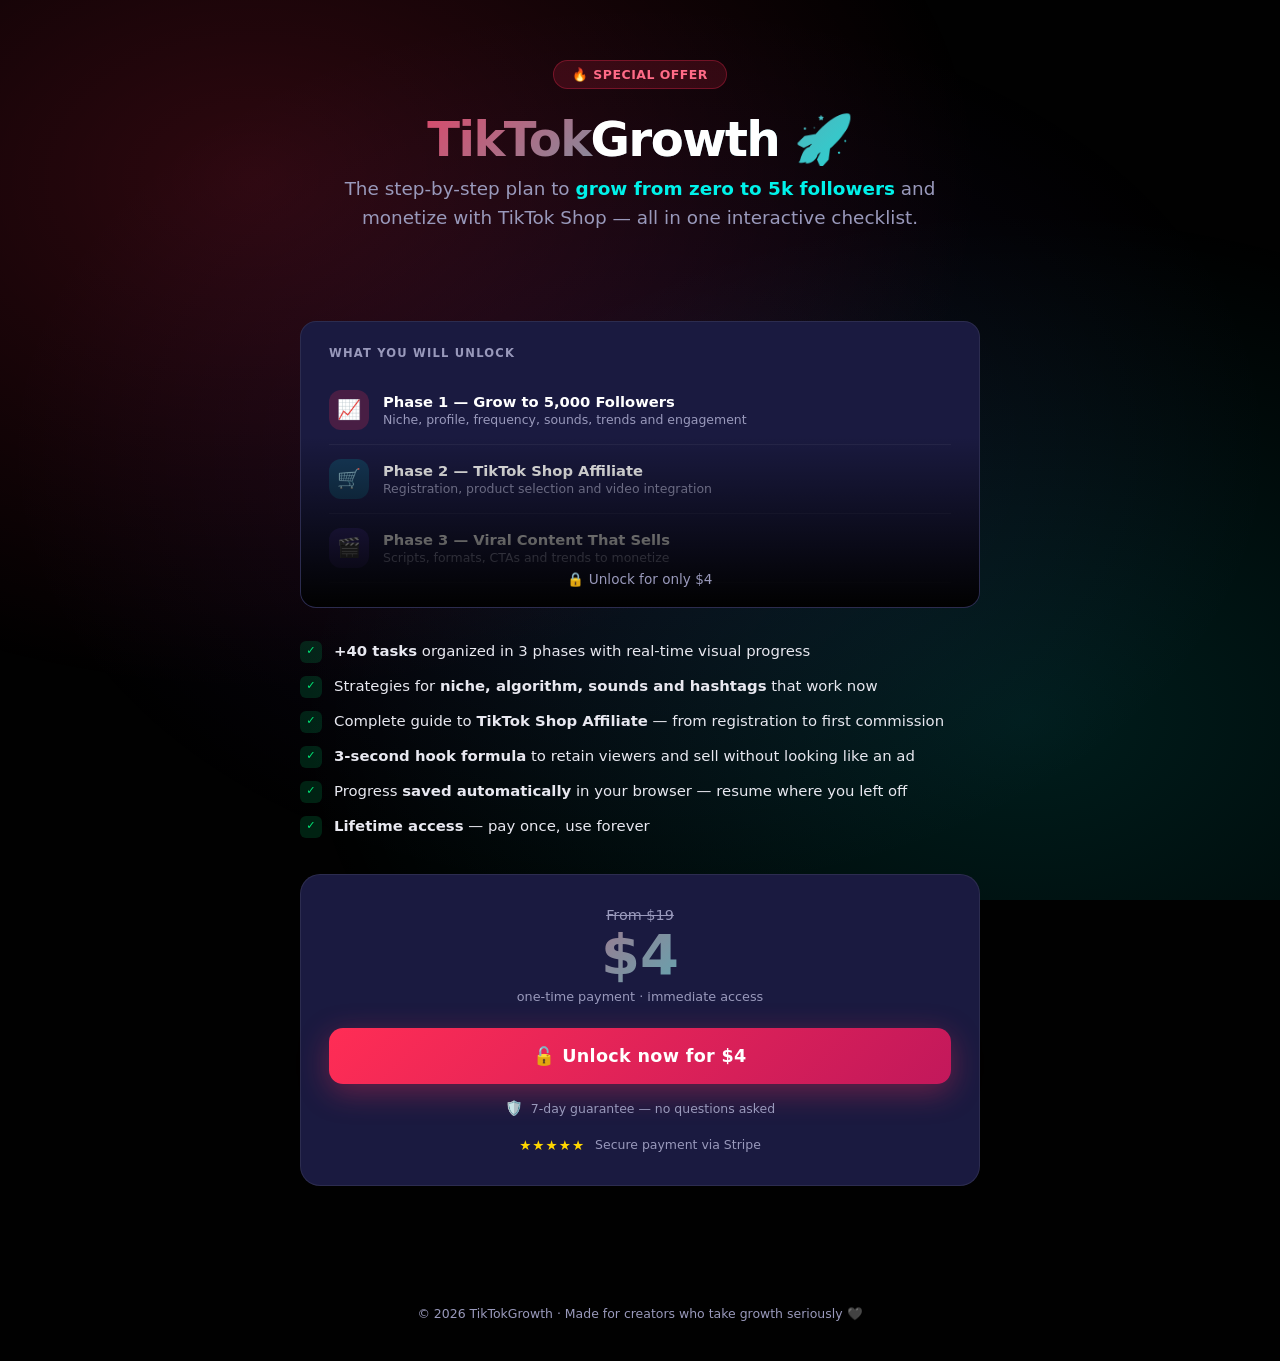
<file: planner-sales.html>
<!DOCTYPE html>
<html lang="pt-BR">
<head>
  <meta charset="UTF-8" />
  <meta name="viewport" content="width=device-width, initial-scale=1.0" />
  <script>
    if (location.hostname === 'vando90moraes.github.io') {
      var path = location.pathname.replace(/^\/programatiktok/, '') || '/';
      location.replace('https://programatiktok.com' + path + location.search + location.hash);
    }
  </script>
  <meta name="description" content="Plano completo para crescer do zero a 5k seguidores no TikTok e monetizar com TikTok Shop. Checklist interativo com 40+ tarefas por apenas $4.">
  <meta name="keywords" content="tiktok, crescimento tiktok, monetizar tiktok, tiktok shop, afiliados tiktok, estratégia tiktok, como crescer no tiktok, tiktok shop afiliado">
  <meta property="og:title" content="TikTok Growth Planner 🚀 — Plano Completo por $4">
  <meta property="og:description" content="Plano completo para crescer do zero a 5k seguidores no TikTok e monetizar com TikTok Shop. Checklist interativo com 40+ tarefas.">
  <meta property="og:type" content="website">
  <meta property="og:url" content="https://programatiktok.com/planner">
  <meta property="og:image" content="https://programatiktok.com/og-image.png">
  <title>TikTok Growth Planner 🚀 — Plano Completo por $4</title>
  <style>
    :root {
      --pink: #ff2d55;
      --pink-light: #ff6b87;
      --cyan: #00f2ea;
      --dark: #010101;
      --dark2: #1a1a2e;
      --dark3: #16213e;
      --card: #0f3460;
      --card2: #1a1a40;
      --text: #e8e8f0;
      --text-muted: #9999bb;
      --green: #00e676;
      --yellow: #ffd600;
      --purple: #7c4dff;
      --radius: 16px;
    }

    * { box-sizing: border-box; margin: 0; padding: 0; }

    body {
      background: var(--dark);
      color: var(--text);
      font-family: 'Segoe UI', system-ui, -apple-system, sans-serif;
      min-height: 100vh;
      overflow-x: hidden;
    }

    body::before {
      content: '';
      position: fixed;
      inset: 0;
      background:
        radial-gradient(ellipse at 20% 20%, rgba(255,45,85,.18) 0%, transparent 50%),
        radial-gradient(ellipse at 80% 80%, rgba(0,242,234,.12) 0%, transparent 50%),
        radial-gradient(ellipse at 50% 50%, rgba(124,77,255,.1) 0%, transparent 70%);
      pointer-events: none;
      z-index: 0;
    }

    .container {
      max-width: 720px;
      margin: 0 auto;
      padding: 0 20px 80px;
      position: relative;
      z-index: 1;
    }

    /* ── Hero ── */
    header {
      text-align: center;
      padding: 60px 20px 40px;
    }

    .badge-top {
      display: inline-flex;
      align-items: center;
      gap: 8px;
      background: rgba(255,45,85,.15);
      border: 1px solid rgba(255,45,85,.3);
      border-radius: 100px;
      padding: 6px 18px;
      font-size: .78rem;
      font-weight: 700;
      color: var(--pink-light);
      letter-spacing: .5px;
      text-transform: uppercase;
      margin-bottom: 24px;
    }

    .logo {
      font-size: 3rem;
      font-weight: 900;
      background: linear-gradient(135deg, var(--pink), var(--cyan));
      -webkit-background-clip: text;
      -webkit-text-fill-color: transparent;
      background-clip: text;
      letter-spacing: -1.5px;
      line-height: 1.1;
      margin-bottom: 8px;
    }
    .logo span { -webkit-text-fill-color: white; }

    .headline {
      font-size: 1.15rem;
      color: var(--text-muted);
      margin-bottom: 16px;
      line-height: 1.6;
    }

    .headline strong { color: var(--cyan); -webkit-text-fill-color: var(--cyan); }

    /* ── Preview mockup ── */
    .preview {
      background: var(--card2);
      border: 1px solid rgba(255,255,255,.08);
      border-radius: var(--radius);
      padding: 24px 28px;
      margin: 32px 0;
      text-align: left;
      position: relative;
      overflow: hidden;
    }
    .preview::after {
      content: '';
      position: absolute;
      inset: 0;
      background: linear-gradient(to bottom, transparent 40%, var(--dark) 100%);
      pointer-events: none;
    }
    .preview-label {
      font-size: .72rem;
      font-weight: 700;
      letter-spacing: 1.2px;
      text-transform: uppercase;
      color: var(--text-muted);
      margin-bottom: 16px;
    }
    .preview-phase {
      display: flex;
      align-items: center;
      gap: 14px;
      padding: 14px 0;
      border-bottom: 1px solid rgba(255,255,255,.05);
    }
    .preview-phase:last-child { border-bottom: none; }
    .phase-icon {
      width: 40px; height: 40px; border-radius: 12px;
      display: flex; align-items: center; justify-content: center;
      font-size: 1.2rem; flex-shrink: 0;
    }
    .icon-pink   { background: rgba(255,45,85,.2); }
    .icon-cyan   { background: rgba(0,242,234,.15); }
    .icon-purple { background: rgba(124,77,255,.2); }
    .phase-info h4 { font-size: .92rem; font-weight: 700; color: white; }
    .phase-info p  { font-size: .78rem; color: var(--text-muted); margin-top: 2px; }
    .preview-locked {
      position: absolute;
      bottom: 0; left: 0; right: 0;
      display: flex;
      align-items: center;
      justify-content: center;
      gap: 8px;
      padding: 20px;
      z-index: 2;
      font-size: .85rem;
      color: var(--text-muted);
    }

    /* ── Bullets ── */
    .benefits {
      list-style: none;
      margin: 28px 0;
      display: grid;
      gap: 12px;
    }
    .benefits li {
      display: flex;
      align-items: flex-start;
      gap: 12px;
      font-size: .93rem;
      color: var(--text);
      line-height: 1.5;
    }
    .check-icon {
      width: 22px; height: 22px;
      background: rgba(0,230,118,.15);
      border-radius: 6px;
      display: flex; align-items: center; justify-content: center;
      font-size: .7rem; color: var(--green);
      flex-shrink: 0; margin-top: 1px;
    }

    /* ── CTA card ── */
    .cta-card {
      background: var(--card2);
      border: 1px solid rgba(255,255,255,.08);
      border-radius: 20px;
      padding: 32px 28px;
      text-align: center;
      margin-top: 36px;
    }

    .price-wrap {
      margin-bottom: 24px;
    }
    .price-old {
      font-size: .9rem;
      color: var(--text-muted);
      text-decoration: line-through;
      margin-bottom: 4px;
    }
    .price-new {
      font-size: 3.5rem;
      font-weight: 900;
      background: linear-gradient(135deg, var(--pink), var(--cyan));
      -webkit-background-clip: text;
      -webkit-text-fill-color: transparent;
      background-clip: text;
      line-height: 1;
    }
    .price-sub {
      font-size: .8rem;
      color: var(--text-muted);
      margin-top: 6px;
    }

    .btn-buy {
      display: block;
      width: 100%;
      padding: 18px 24px;
      background: linear-gradient(135deg, var(--pink), #c2185b);
      color: white;
      border: none;
      border-radius: 14px;
      font-size: 1.1rem;
      font-weight: 800;
      cursor: pointer;
      text-decoration: none;
      transition: transform .15s, box-shadow .15s;
      box-shadow: 0 8px 30px rgba(255,45,85,.35);
      letter-spacing: .3px;
    }
    .btn-buy:hover {
      transform: translateY(-2px);
      box-shadow: 0 12px 40px rgba(255,45,85,.5);
    }
    .btn-buy:active { transform: translateY(0); }

    .guarantee {
      display: flex;
      align-items: center;
      justify-content: center;
      gap: 8px;
      margin-top: 16px;
      font-size: .78rem;
      color: var(--text-muted);
    }
    .guarantee span { color: var(--green); font-size: .9rem; }

    /* ── Social proof ── */
    .social-proof {
      display: flex;
      align-items: center;
      justify-content: center;
      gap: 6px;
      margin-top: 20px;
      font-size: .78rem;
      color: var(--text-muted);
    }
    .stars { color: var(--yellow); letter-spacing: 1px; font-size: .85rem; }

    /* ── Footer ── */
    footer {
      text-align: center;
      padding: 40px 20px;
      color: var(--text-muted);
      font-size: .78rem;
    }

    @media (max-width: 600px) {
      .logo { font-size: 2.2rem; }
      .price-new { font-size: 2.8rem; }
      .cta-card { padding: 24px 20px; }
      header { padding: 40px 20px 28px; }
    }
  </style>
</head>
<body>

<div class="container">

  <header>
    <div class="badge-top">🔥 Oferta especial</div>
    <div class="logo">TikTok<span>Growth</span> 🚀</div>
    <p class="headline">
      O plano passo a passo para <strong>crescer do zero a 5k seguidores</strong>
      e monetizar com TikTok Shop — tudo em um checklist interativo.
    </p>
  </header>

  <!-- Preview bloqueado -->
  <div class="preview">
    <div class="preview-label">O que você vai desbloquear</div>
    <div class="preview-phase">
      <div class="phase-icon icon-pink">📈</div>
      <div class="phase-info">
        <h4>Fase 1 — Crescer para 5.000 Seguidores</h4>
        <p>Nicho, perfil, frequência, sons, trends e engajamento</p>
      </div>
    </div>
    <div class="preview-phase">
      <div class="phase-icon icon-cyan">🛒</div>
      <div class="phase-info">
        <h4>Fase 2 — TikTok Shop Afiliado</h4>
        <p>Cadastro, escolha de produtos e inserção nos vídeos</p>
      </div>
    </div>
    <div class="preview-phase">
      <div class="phase-icon icon-purple">🎬</div>
      <div class="phase-info">
        <h4>Fase 3 — Conteúdo Viral que Vende</h4>
        <p>Roteiros, formatos, CTAs e trends para monetizar</p>
      </div>
    </div>
    <div class="preview-locked">🔒 Desbloqueie por apenas $4</div>
  </div>

  <!-- Benefícios -->
  <ul class="benefits">
    <li>
      <div class="check-icon">✓</div>
      <span><strong>+40 tarefas</strong> organizadas em 3 fases com progresso visual em tempo real</span>
    </li>
    <li>
      <div class="check-icon">✓</div>
      <span>Estratégias de <strong>nicho, algoritmo, sounds e hashtags</strong> que funcionam agora</span>
    </li>
    <li>
      <div class="check-icon">✓</div>
      <span>Guia completo do <strong>TikTok Shop Afiliado</strong> — do cadastro à primeira comissão</span>
    </li>
    <li>
      <div class="check-icon">✓</div>
      <span>Fórmula dos <strong>3 segundos de gancho</strong> para reter o espectador e vender sem parecer propaganda</span>
    </li>
    <li>
      <div class="check-icon">✓</div>
      <span>Progresso <strong>salvo automaticamente</strong> no seu navegador — retome de onde parou</span>
    </li>
    <li>
      <div class="check-icon">✓</div>
      <span>Acesso <strong>vitalício</strong> — paga uma vez, usa para sempre</span>
    </li>
  </ul>

  <!-- CTA -->
  <div class="cta-card">
    <div class="price-wrap">
      <div class="price-old">De $19</div>
      <div class="price-new">$4</div>
      <div class="price-sub">pagamento único · acesso imediato</div>
    </div>

    <a href="https://buy.stripe.com/aFa4gBfua2rGfN56MxcV201" class="btn-buy">
      🔓 Desbloquear agora por $4
    </a>

    <div class="guarantee">
      <span>🛡️</span> Garantia de 7 dias — sem perguntas
    </div>

    <div class="social-proof">
      <span class="stars">★★★★★</span>
      &nbsp;Pagamento seguro via Stripe
    </div>
  </div>

</div>

<footer>
  © 2026 TikTokGrowth · <span id="footer-tagline">Feito para criadores que levam o crescimento a sério 🖤</span>
</footer>

<script>
  // Se já pagou, vai direto pro planner
  if (localStorage.getItem('tiktok-paid') === 'true') {
    window.location.replace('planner.html');
  }

  const i18n = {
    en: {
      badge: '🔥 Special offer',
      headline: 'The step-by-step plan to <strong>grow from zero to 5k followers</strong> and monetize with TikTok Shop — all in one interactive checklist.',
      preview_label: 'What you will unlock',
      phase1_h: 'Phase 1 — Grow to 5,000 Followers',
      phase1_p: 'Niche, profile, frequency, sounds, trends and engagement',
      phase2_h: 'Phase 2 — TikTok Shop Affiliate',
      phase2_p: 'Registration, product selection and video integration',
      phase3_h: 'Phase 3 — Viral Content That Sells',
      phase3_p: 'Scripts, formats, CTAs and trends to monetize',
      locked: '🔒 Unlock for only $4',
      b1: '<strong>+40 tasks</strong> organized in 3 phases with real-time visual progress',
      b2: 'Strategies for <strong>niche, algorithm, sounds and hashtags</strong> that work now',
      b3: 'Complete guide to <strong>TikTok Shop Affiliate</strong> — from registration to first commission',
      b4: '<strong>3-second hook formula</strong> to retain viewers and sell without looking like an ad',
      b5: 'Progress <strong>saved automatically</strong> in your browser — resume where you left off',
      b6: '<strong>Lifetime access</strong> — pay once, use forever',
      price_old: 'From $19',
      price_sub: 'one-time payment · immediate access',
      btn: '🔓 Unlock now for $4',
      guarantee: '7-day guarantee — no questions asked',
      stripe: 'Secure payment via Stripe',
      footer: 'Made for creators who take growth seriously 🖤',
    },
    fr: {
      badge: '🔥 Offre spéciale',
      headline: 'Le plan étape par étape pour <strong>passer de zéro à 5k abonnés</strong> et monétiser avec TikTok Shop — tout dans une checklist interactive.',
      preview_label: 'Ce que vous allez débloquer',
      phase1_h: 'Phase 1 — Atteindre 5 000 abonnés',
      phase1_p: 'Niche, profil, fréquence, sons, tendances et engagement',
      phase2_h: 'Phase 2 — TikTok Shop Affilié',
      phase2_p: 'Inscription, sélection de produits et intégration vidéo',
      phase3_h: 'Phase 3 — Contenu Viral qui Vend',
      phase3_p: 'Scripts, formats, CTAs et tendances pour monétiser',
      locked: '🔒 Débloquez pour seulement $4',
      b1: '<strong>+40 tâches</strong> organisées en 3 phases avec progression visuelle en temps réel',
      b2: 'Stratégies de <strong>niche, algorithme, sons et hashtags</strong> qui fonctionnent maintenant',
      b3: 'Guide complet du <strong>TikTok Shop Affilié</strong> — de l\'inscription à la première commission',
      b4: '<strong>Formule du crochet de 3 secondes</strong> pour retenir les spectateurs et vendre sans paraître publicitaire',
      b5: 'Progression <strong>enregistrée automatiquement</strong> dans votre navigateur — reprenez où vous en étiez',
      b6: '<strong>Accès à vie</strong> — payez une fois, utilisez pour toujours',
      price_old: 'De $19',
      price_sub: 'paiement unique · accès immédiat',
      btn: '🔓 Débloquer maintenant pour $4',
      guarantee: 'Garantie 7 jours — sans questions',
      stripe: 'Paiement sécurisé via Stripe',
      footer: 'Fait pour les créateurs qui prennent la croissance au sérieux 🖤',
    },
  };

  function getLang() {
    const l = navigator.language || 'pt';
    if (l.startsWith('en')) return 'en';
    if (l.startsWith('fr')) return 'fr';
    return null; // PT is default (already in HTML)
  }

  function applyLang() {
    const lang = getLang();
    if (!lang) return; // PT already rendered
    const t = i18n[lang];
    document.querySelector('.badge-top').innerHTML = t.badge;
    document.querySelector('.headline').innerHTML = t.headline;
    document.querySelector('.preview-label').textContent = t.preview_label;
    const phases = document.querySelectorAll('.preview-phase .phase-info');
    phases[0].querySelector('h4').textContent = t.phase1_h;
    phases[0].querySelector('p').textContent  = t.phase1_p;
    phases[1].querySelector('h4').textContent = t.phase2_h;
    phases[1].querySelector('p').textContent  = t.phase2_p;
    phases[2].querySelector('h4').textContent = t.phase3_h;
    phases[2].querySelector('p').textContent  = t.phase3_p;
    document.querySelector('.preview-locked').textContent = t.locked;
    const bullets = document.querySelectorAll('.benefits li span');
    bullets[0].innerHTML = t.b1;
    bullets[1].innerHTML = t.b2;
    bullets[2].innerHTML = t.b3;
    bullets[3].innerHTML = t.b4;
    bullets[4].innerHTML = t.b5;
    bullets[5].innerHTML = t.b6;
    document.querySelector('.price-old').textContent = t.price_old;
    document.querySelector('.price-sub').textContent = t.price_sub;
    document.querySelector('.btn-buy').textContent   = t.btn;
    document.querySelector('.guarantee').innerHTML   = '<span>🛡️</span> ' + t.guarantee;
    document.querySelector('.social-proof').innerHTML = '<span class="stars">★★★★★</span>&nbsp;' + t.stripe;
    document.getElementById('footer-tagline').textContent = t.footer;
  }

  document.addEventListener('DOMContentLoaded', applyLang);
</script>
</body>
</html>
</file>
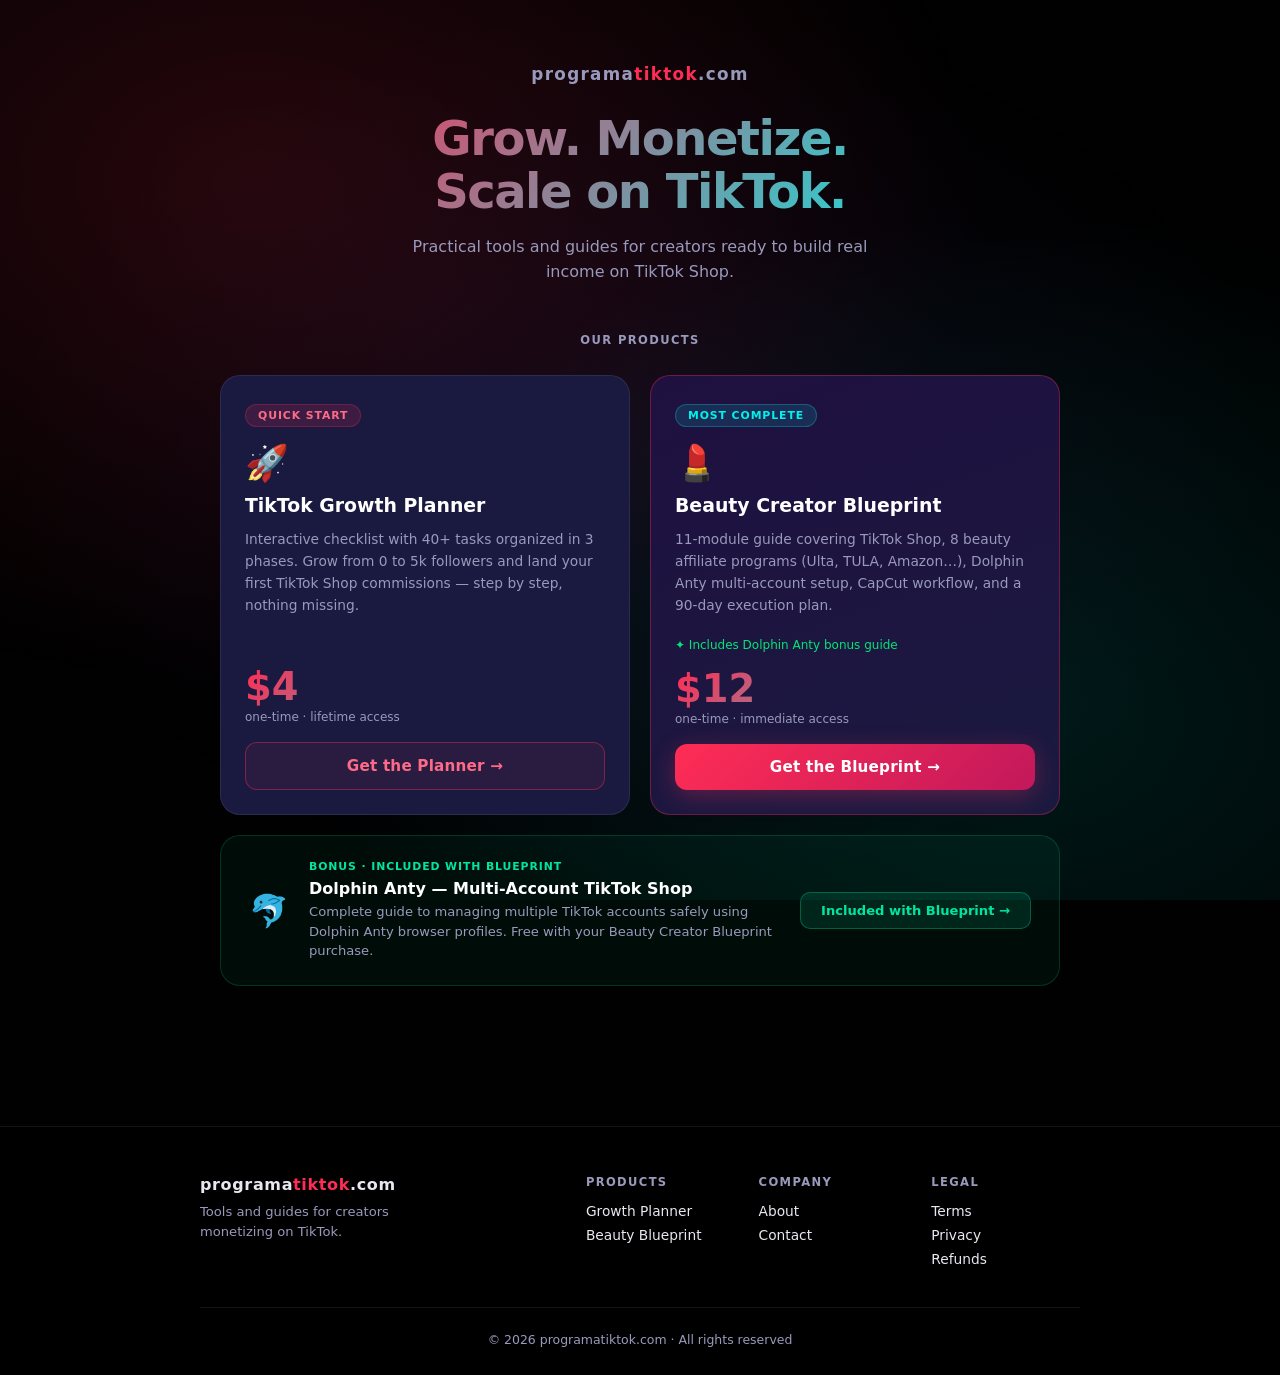
<file: planner.html>
<!DOCTYPE html>
<html lang="pt-BR">
<head>
  <meta charset="UTF-8" />
  <meta name="viewport" content="width=device-width, initial-scale=1.0" />
  <title>TikTok Growth Planner 🚀</title>
  <style>
    :root {
      --pink: #ff2d55;
      --pink-light: #ff6b87;
      --cyan: #00f2ea;
      --dark: #010101;
      --dark2: #1a1a2e;
      --dark3: #16213e;
      --card: #0f3460;
      --card2: #1a1a40;
      --text: #e8e8f0;
      --text-muted: #9999bb;
      --green: #00e676;
      --yellow: #ffd600;
      --purple: #7c4dff;
      --radius: 16px;
    }

    * { box-sizing: border-box; margin: 0; padding: 0; }

    body {
      background: var(--dark);
      color: var(--text);
      font-family: 'Segoe UI', system-ui, -apple-system, sans-serif;
      min-height: 100vh;
    }

    body::before {
      content: '';
      position: fixed;
      inset: 0;
      background:
        radial-gradient(ellipse at 20% 20%, rgba(255,45,85,.15) 0%, transparent 50%),
        radial-gradient(ellipse at 80% 80%, rgba(0,242,234,.1) 0%, transparent 50%),
        radial-gradient(ellipse at 50% 50%, rgba(124,77,255,.08) 0%, transparent 70%);
      pointer-events: none;
      z-index: 0;
    }

    .container { max-width: 900px; margin: 0 auto; padding: 0 20px 60px; position: relative; z-index: 1; overflow-x: hidden; }

    /* Header */
    header { text-align: center; padding: 50px 20px 30px; }
    .logo {
      font-size: 2.8rem; font-weight: 900;
      background: linear-gradient(135deg, var(--pink), var(--cyan));
      -webkit-background-clip: text; -webkit-text-fill-color: transparent; background-clip: text;
      letter-spacing: -1px;
    }
    .logo span { -webkit-text-fill-color: white; }
    header p { color: var(--text-muted); margin-top: 8px; font-size: 1rem; }

    /* Overall progress */
    .overall-progress {
      background: var(--card2); border: 1px solid rgba(255,255,255,.08);
      border-radius: var(--radius); padding: 24px 28px; margin-bottom: 32px;
      display: flex; align-items: center; gap: 20px; flex-wrap: wrap;
    }
    .progress-text { flex: 1; min-width: 180px; }
    .progress-text h3 { font-size: 1rem; color: var(--text-muted); font-weight: 500; margin-bottom: 4px; }
    .progress-text .count { font-size: 2.2rem; font-weight: 800; color: white; }
    .progress-text .count span { font-size: 1rem; color: var(--text-muted); font-weight: 400; }
    .progress-bar-wrap { flex: 3; min-width: 200px; }
    .progress-bar-bg { background: rgba(255,255,255,.08); border-radius: 100px; height: 12px; overflow: hidden; }
    .progress-bar-fill {
      height: 100%; border-radius: 100px;
      background: linear-gradient(90deg, var(--pink), var(--cyan));
      transition: width .5s ease; width: 0%;
    }
    .progress-percent { text-align: right; font-size: .85rem; color: var(--cyan); margin-top: 6px; font-weight: 600; }

    /* Section */
    .section {
      background: var(--card2); border: 1px solid rgba(255,255,255,.07);
      border-radius: var(--radius); margin-bottom: 24px; overflow: hidden; transition: box-shadow .3s;
    }
    .section:hover { box-shadow: 0 8px 40px rgba(0,0,0,.4); }
    .section-header {
      padding: 22px 28px; cursor: pointer; display: flex; align-items: center; gap: 16px;
      border-bottom: 1px solid rgba(255,255,255,.05); user-select: none;
    }
    .section-icon {
      width: 48px; height: 48px; border-radius: 14px;
      display: flex; align-items: center; justify-content: center;
      font-size: 1.4rem; flex-shrink: 0;
    }
    .icon-pink   { background: rgba(255,45,85,.2); }
    .icon-cyan   { background: rgba(0,242,234,.15); }
    .icon-purple { background: rgba(124,77,255,.2); }
    .section-title { flex: 1; }
    .section-title h2 { font-size: 1.05rem; font-weight: 700; color: white; }
    .section-title p  { font-size: .82rem; color: var(--text-muted); margin-top: 3px; }
    .section-badge {
      background: rgba(255,255,255,.08); border-radius: 100px;
      padding: 4px 12px; font-size: .8rem; color: var(--text-muted); white-space: nowrap;
    }
    .section-badge.done { background: rgba(0,230,118,.15); color: var(--green); }
    .chevron { font-size: .9rem; color: var(--text-muted); transition: transform .3s; margin-left: 8px; }
    .section.open .chevron { transform: rotate(180deg); }

    /* Section body */
    .section-body { display: none; }
    .section.open .section-body { display: block; }

    .subsection { border-bottom: 1px solid rgba(255,255,255,.05); }
    .subsection:last-child { border-bottom: none; }
    .subsection-title {
      padding: 16px 28px 10px; font-size: .75rem; font-weight: 700;
      letter-spacing: 1.2px; text-transform: uppercase; color: var(--text-muted);
      display: flex; align-items: center; gap: 8px;
    }
    .subsection-title::after { content: ''; flex: 1; height: 1px; background: rgba(255,255,255,.06); }

    /* Task */
    .task {
      display: flex; align-items: flex-start; gap: 14px;
      padding: 13px 28px; cursor: pointer; transition: background .2s;
    }
    .task:hover { background: rgba(255,255,255,.04); }
    .task.done .task-text { color: var(--text-muted); text-decoration: line-through; }
    .task-check {
      width: 22px; height: 22px; border-radius: 6px;
      border: 2px solid rgba(255,255,255,.2); flex-shrink: 0; margin-top: 1px;
      display: flex; align-items: center; justify-content: center;
      transition: all .2s; font-size: .75rem;
    }
    .task.done .task-check { background: var(--green); border-color: var(--green); color: #000; }
    .task-content { flex: 1; }
    .task-text { font-size: .92rem; line-height: 1.5; color: var(--text); }
    .task-tip { font-size: .78rem; color: var(--text-muted); margin-top: 3px; line-height: 1.4; font-style: italic; }

    /* Mini progress */
    .section-progress {
      padding: 16px 28px; display: flex; align-items: center; gap: 12px;
      background: rgba(0,0,0,.15);
    }
    .mini-bar-bg { flex: 1; background: rgba(255,255,255,.07); border-radius: 100px; height: 6px; overflow: hidden; }
    .mini-bar-fill { height: 100%; border-radius: 100px; transition: width .4s ease; width: 0%; }
    .fill-pink   { background: linear-gradient(90deg, var(--pink), var(--pink-light)); }
    .fill-cyan   { background: linear-gradient(90deg, #00b4d8, var(--cyan)); }
    .fill-purple { background: linear-gradient(90deg, var(--purple), #b388ff); }
    .mini-percent { font-size: .78rem; color: var(--text-muted); width: 36px; text-align: right; }

    /* Tip box */
    .tip-box {
      background: rgba(255,214,0,.06); border-left: 3px solid var(--yellow);
      border-radius: 0 8px 8px 0; margin: 8px 28px 16px;
      padding: 12px 16px; font-size: .82rem; color: #ffeaa7; line-height: 1.5;
    }
    .tip-box strong { color: var(--yellow); }

    /* Footer */
    footer { text-align: center; padding: 40px 20px; color: var(--text-muted); font-size: .82rem; }
    footer .badge {
      display: inline-flex; align-items: center; gap: 6px;
      background: rgba(255,255,255,.05); border: 1px solid rgba(255,255,255,.08);
      border-radius: 100px; padding: 6px 16px; margin-bottom: 12px; font-size: .8rem;
    }
    .dot-live {
      width: 8px; height: 8px; background: var(--green); border-radius: 50%;
      animation: pulse 2s infinite;
    }
    @keyframes pulse {
      0%,100% { opacity: 1; transform: scale(1); }
      50%      { opacity: .5; transform: scale(1.3); }
    }

    /* Celebration */
    .celebration {
      position: fixed; inset: 0; display: flex; align-items: center; justify-content: center;
      background: rgba(0,0,0,.7); z-index: 1000;
      opacity: 0; pointer-events: none; transition: opacity .4s;
    }
    .celebration.show { opacity: 1; pointer-events: all; }
    .celebration-card {
      background: var(--dark3); border: 1px solid var(--pink);
      border-radius: 24px; padding: 40px 48px; text-align: center;
      box-shadow: 0 0 60px rgba(255,45,85,.3);
    }
    .celebration-card h2 { font-size: 2rem; margin-bottom: 8px; }
    .celebration-card p  { color: var(--text-muted); margin-bottom: 24px; }
    .btn-close {
      background: linear-gradient(135deg, var(--pink), var(--cyan));
      color: white; border: none; border-radius: 100px;
      padding: 12px 32px; font-size: .95rem; font-weight: 700;
      cursor: pointer; transition: transform .2s;
    }
    .btn-close:hover { transform: scale(1.05); }

    @media (max-width: 600px) {
      .logo { font-size: 2rem; }
      .overall-progress { flex-direction: column; gap: 12px; }
      .section-header { padding: 18px; }
      .task { padding: 12px 18px; }
      .subsection-title { padding: 14px 18px 8px; }
      .section-progress { padding: 14px 18px; }
      .tip-box { margin: 6px 18px 14px; }
    }

    @media print {
      * { -webkit-print-color-adjust: exact; print-color-adjust: exact; }
      body {
        background: #010101 !important;
        padding-top: 0 !important;
        padding-bottom: 0 !important;
      }
      body::before { display: none; }
      #beauty-float,
      footer,
      .celebration { display: none !important; }
      .section { break-inside: avoid; page-break-inside: avoid; }
      .container { padding: 20px; }
      header button { display: none; }
    }
  </style>
</head>
<body>

<div class="container">


  <header>
    <div class="logo" data-i18n="logo">TikTok<span>Growth</span> 🚀</div>
    <p data-i18n="subtitle">Seu plano completo de crescimento e monetização — marque cada etapa concluída</p>
    <button onclick="window.print()" style="
      margin-top: 16px;
      display: inline-flex;
      align-items: center;
      gap: 8px;
      background: rgba(255,255,255,.08);
      border: 1px solid rgba(255,255,255,.15);
      color: var(--text-muted);
      padding: 9px 18px;
      border-radius: 10px;
      font-size: .8rem;
      font-weight: 600;
      cursor: pointer;
      letter-spacing: .05em;
    ">⬇ Baixar PDF</button>
  </header>

  <div class="overall-progress">
    <div class="progress-text">
      <h3 data-i18n="overall_progress">Progresso Geral</h3>
      <div class="count" id="overall-count">0 <span>/ 0 tarefas</span></div>
    </div>
    <div class="progress-bar-wrap">
      <div class="progress-bar-bg">
        <div class="progress-bar-fill" id="overall-bar"></div>
      </div>
      <div class="progress-percent" id="overall-percent">0%</div>
    </div>
  </div>

  <!-- ── FASE 1 ── -->
  <div class="section open" id="sec-1">
    <div class="section-header" onclick="toggleSection('sec-1')">
      <div class="section-icon icon-pink">📈</div>
      <div class="section-title">
        <h2 data-i18n="phase1_title">Fase 1 — Crescer seu número de Seguidores</h2>
        <p data-i18n="phase1_desc">Estratégias orgânicas e virais do zero</p>
      </div>
      <span class="section-badge" id="badge-sec-1">0 / 0</span>
      <span class="chevron">▼</span>
    </div>
    <div class="section-body">

      <div class="subsection">
        <div class="subsection-title">🎯 Escolha do Nicho</div>
        <div class="task" onclick="toggleTask(this)">
          <div class="task-check">✓</div>
          <div class="task-content">
            <div class="task-text">Escolha 1 nicho rentável: <strong>Finanças pessoais / Saúde & emagrecimento / Beleza & skincare / Casa & organização / Tecnologia & gadgets / Pet / Culinária rápida</strong></div>
            <div class="task-tip">Escolha algo que você já consome — autenticidade aparece na câmera.</div>
          </div>
        </div>
        <div class="task" onclick="toggleTask(this)">
          <div class="task-check">✓</div>
          <div class="task-content">
            <div class="task-text">Pesquise os 10 maiores criadores do nicho e anote: formato, duração, gancho, CTA</div>
            <div class="task-tip">Use a aba "Descobrir" e filtre por Seguidores &gt; 100k no seu tema.</div>
          </div>
        </div>
        <div class="task" onclick="toggleTask(this)">
          <div class="task-check">✓</div>
          <div class="task-content">
            <div class="task-text">Defina seu diferencial: por que alguém deve te seguir e não outro criador?</div>
          </div>
        </div>
      </div>

      <div class="subsection">
        <div class="subsection-title">👤 Otimização de Perfil</div>
        <div class="task" onclick="toggleTask(this)">
          <div class="task-check">✓</div>
          <div class="task-content">
            <div class="task-text">Foto de perfil nítida com rosto visível e expressão positiva (rostos convertem mais)</div>
          </div>
        </div>
        <div class="task" onclick="toggleTask(this)">
          <div class="task-check">✓</div>
          <div class="task-content">
            <div class="task-text">Bio com proposta de valor em 1 linha + nicho + CTA — ex: <em>"Te ajudo a emagrecer sem academia 🔥 | Novos vídeos toda semana"</em></div>
          </div>
        </div>
        <div class="task" onclick="toggleTask(this)">
          <div class="task-check">✓</div>
          <div class="task-content">
            <div class="task-text">Adicione link de afiliado ou Linktree na bio (libera após 1.000 seguidores)</div>
          </div>
        </div>
        <div class="task" onclick="toggleTask(this)">
          <div class="task-check">✓</div>
          <div class="task-content">
            <div class="task-text">Troque para conta <strong>Criador de Conteúdo</strong> — Analytics grátis + mais recursos</div>
            <div class="task-tip">Perfil → Configurações → Gerenciar conta → Mudar para conta Criador</div>
          </div>
        </div>
        <div class="task" onclick="toggleTask(this)">
          <div class="task-check">✓</div>
          <div class="task-content">
            <div class="task-text">Fixe 3 vídeos no perfil: 1 introdução, 1 mais viral, 1 com produto afiliado</div>
          </div>
        </div>
      </div>

      <div class="subsection">
        <div class="subsection-title">📅 Frequência e Consistência</div>
        <div class="task" onclick="toggleTask(this)">
          <div class="task-check">✓</div>
          <div class="task-content">
            <div class="task-text">Poste <strong>1 a 2 vídeos por dia</strong> nas primeiras 4 semanas (fase de treinamento do algoritmo)</div>
            <div class="task-tip">Volume &gt; perfeição na fase inicial. Vídeos de 30–60 segundos performam melhor.</div>
          </div>
        </div>
        <div class="task" onclick="toggleTask(this)">
          <div class="task-check">✓</div>
          <div class="task-content">
            <div class="task-text">Melhores horários: <strong>7h–9h / 12h–14h / 19h–22h</strong> (horário de Brasília)</div>
          </div>
        </div>
        <div class="task" onclick="toggleTask(this)">
          <div class="task-check">✓</div>
          <div class="task-content">
            <div class="task-text">Monte um banco de 10 vídeos gravados antes de começar a publicar</div>
          </div>
        </div>
        <div class="task" onclick="toggleTask(this)">
          <div class="task-check">✓</div>
          <div class="task-content">
            <div class="task-text">Use um calendário semanal para planejar temas, produtos e formatos com antecedência</div>
          </div>
        </div>
      </div>

      <div class="subsection">
        <div class="subsection-title">🎵 Sons, Trends e Hashtags</div>
        <div class="task" onclick="toggleTask(this)">
          <div class="task-check">✓</div>
          <div class="task-content">
            <div class="task-text">Acesse <strong>TikTok Creative Center → Trending Sounds</strong> antes de gravar e use sons em alta</div>
            <div class="task-tip">Prefira sons com &lt; 50k vídeos — menos saturados, mais chance de destaque.</div>
          </div>
        </div>
        <div class="task" onclick="toggleTask(this)">
          <div class="task-check">✓</div>
          <div class="task-content">
            <div class="task-text">Use <strong>3–5 hashtags por vídeo</strong>: 1 gigante, 1 médio, 1–2 de nicho específico</div>
          </div>
        </div>
        <div class="task" onclick="toggleTask(this)">
          <div class="task-check">✓</div>
          <div class="task-content">
            <div class="task-text">Participe de pelo menos 1 trend por semana adaptada ao seu nicho</div>
            <div class="task-tip">Ex: trend de dança → adapte mostrando "3 produtos que mudaram minha rotina de academia"</div>
          </div>
        </div>
        <div class="task" onclick="toggleTask(this)">
          <div class="task-check">✓</div>
          <div class="task-content">
            <div class="task-text">Escreva as primeiras palavras da legenda como gancho — aparecem no feed antes do "ver mais"</div>
          </div>
        </div>
      </div>

      <div class="subsection">
        <div class="subsection-title">💬 Engajamento com a Comunidade</div>
        <div class="task" onclick="toggleTask(this)">
          <div class="task-check">✓</div>
          <div class="task-content">
            <div class="task-text">Responda <strong>100% dos comentários</strong> nas primeiras 2h após postar (sinal positivo ao algoritmo)</div>
          </div>
        </div>
        <div class="task" onclick="toggleTask(this)">
          <div class="task-check">✓</div>
          <div class="task-content">
            <div class="task-text">Comente em 5–10 vídeos do seu nicho por dia com respostas genuínas e com valor</div>
            <div class="task-tip">Não escreva "ótimo conteúdo!". Acrescente algo relevante para aparecer nas notificações dos outros.</div>
          </div>
        </div>
        <div class="task" onclick="toggleTask(this)">
          <div class="task-check">✓</div>
          <div class="task-content">
            <div class="task-text">Crie vídeos de resposta a comentários (botão "Responder com vídeo") — duplica o engajamento</div>
          </div>
        </div>
        <div class="task" onclick="toggleTask(this)">
          <div class="task-check">✓</div>
          <div class="task-content">
            <div class="task-text">Faça DUET ou STITCH com criadores maiores do nicho 1x por semana</div>
          </div>
        </div>
      </div>

      <div class="tip-box">
        <strong>📊 Meta de 30 dias:</strong> 100 seguidores na semana 1 → 500 na semana 2 → 1.500 na semana 3 → 3.000+ na semana 4.
        Se um vídeo viralizar (&gt;50k views), poste imediatamente 2 vídeos similares para surfar a onda.
      </div>

      <div class="section-progress">
        <div class="mini-bar-bg"><div class="mini-bar-fill fill-pink" id="bar-sec-1"></div></div>
        <span class="mini-percent" id="pct-sec-1">0%</span>
      </div>
    </div>
  </div>

  <!-- ── FASE 2 ── -->
  <div class="section" id="sec-2">
    <div class="section-header" onclick="toggleSection('sec-2')">
      <div class="section-icon icon-cyan">🛒</div>
      <div class="section-title">
        <h2 data-i18n="phase2_title">Fase 2 — TikTok Shop Afiliado</h2>
        <p data-i18n="phase2_desc">Cadastro, escolha de produtos e inserção nos vídeos</p>
      </div>
      <span class="section-badge" id="badge-sec-2">0 / 0</span>
      <span class="chevron">▼</span>
    </div>
    <div class="section-body">

      <div class="subsection">
        <div class="subsection-title">📋 Requisitos e Cadastro</div>
        <div class="task" onclick="toggleTask(this)">
          <div class="task-check">✓</div>
          <div class="task-content">
            <div class="task-text">Confirme os requisitos mínimos: <strong>1.000 seguidores</strong>, conta ativa há 30+ dias, sem violações de política</div>
          </div>
        </div>
        <div class="task" onclick="toggleTask(this)">
          <div class="task-check">✓</div>
          <div class="task-content">
            <div class="task-text">Acesse <strong>TikTok → Ferramentas do Criador → TikTok Shop → Programa de Afiliados</strong></div>
          </div>
        </div>
        <div class="task" onclick="toggleTask(this)">
          <div class="task-check">✓</div>
          <div class="task-content">
            <div class="task-text">Clique em "Candidatar-se como Afiliado" e preencha todas as informações solicitadas</div>
          </div>
        </div>
        <div class="task" onclick="toggleTask(this)">
          <div class="task-check">✓</div>
          <div class="task-content">
            <div class="task-text">Vincule seus dados bancários ou conta PIX para receber comissões</div>
            <div class="task-tip">Comissões variam de 5% a 30% dependendo da categoria do produto.</div>
          </div>
        </div>
        <div class="task" onclick="toggleTask(this)">
          <div class="task-check">✓</div>
          <div class="task-content">
            <div class="task-text">Aguarde aprovação (24–72h). Enquanto isso, prepare sua lista de produtos candidatos</div>
          </div>
        </div>
      </div>

      <div class="subsection">
        <div class="subsection-title">🎁 Escolha de Produtos</div>
        <div class="task" onclick="toggleTask(this)">
          <div class="task-check">✓</div>
          <div class="task-content">
            <div class="task-text">Filtre produtos com <strong>avaliação ≥ 4.5 estrelas</strong>, bom volume de vendas e comissão &gt; 10%</div>
          </div>
        </div>
        <div class="task" onclick="toggleTask(this)">
          <div class="task-check">✓</div>
          <div class="task-content">
            <div class="task-text">Prefira preço entre <strong>R$30 e R$150</strong> — conversão mais alta do que produtos caros</div>
          </div>
        </div>
        <div class="task" onclick="toggleTask(this)">
          <div class="task-check">✓</div>
          <div class="task-content">
            <div class="task-text">Escolha produtos que você <strong>realmente usaria</strong> — credibilidade é seu maior ativo</div>
          </div>
        </div>
        <div class="task" onclick="toggleTask(this)">
          <div class="task-check">✓</div>
          <div class="task-content">
            <div class="task-text">Monte lista de 5–10 produtos âncora para promover regularmente</div>
          </div>
        </div>
        <div class="task" onclick="toggleTask(this)">
          <div class="task-check">✓</div>
          <div class="task-content">
            <div class="task-text">Verifique se o lojista oferece amostras grátis para afiliados (muitos oferecem!)</div>
          </div>
        </div>
      </div>

      <div class="subsection">
        <div class="subsection-title">🔗 Links e Produtos nos Vídeos</div>
        <div class="task" onclick="toggleTask(this)">
          <div class="task-check">✓</div>
          <div class="task-content">
            <div class="task-text">No app: <strong>Criar vídeo → Adicionar produto</strong> (ícone do carrinho) → busque e vincule o produto</div>
          </div>
        </div>
        <div class="task" onclick="toggleTask(this)">
          <div class="task-check">✓</div>
          <div class="task-content">
            <div class="task-text">Use a <strong>Vitrine de Produtos</strong> no perfil para listar todos os produtos afiliados</div>
          </div>
        </div>
        <div class="task" onclick="toggleTask(this)">
          <div class="task-check">✓</div>
          <div class="task-content">
            <div class="task-text">Mencione o produto naturalmente no vídeo, sem leitura de script — mostre usando, não vendendo</div>
          </div>
        </div>
        <div class="task" onclick="toggleTask(this)">
          <div class="task-check">✓</div>
          <div class="task-content">
            <div class="task-text">Faça LIVE com TikTok Shop ativo — conversão em live é 3–5x maior que em vídeo gravado</div>
            <div class="task-tip">Libera lives após 1.000 seguidores. Quartas e sábados às 20h costumam ter bom tráfego.</div>
          </div>
        </div>
        <div class="task" onclick="toggleTask(this)">
          <div class="task-check">✓</div>
          <div class="task-content">
            <div class="task-text">Acompanhe semanalmente: cliques no produto, taxa de conversão e comissão acumulada</div>
          </div>
        </div>
      </div>

      <div class="tip-box">
        <strong>💰 Expectativa realista:</strong> Com 1.000–5.000 seguidores engajados você pode gerar R$500–R$3.000/mês.
        Com 10k+ e Lives regulares, R$3.000–R$15.000/mês é alcançável em 3–6 meses de consistência.
      </div>

      <div class="section-progress">
        <div class="mini-bar-bg"><div class="mini-bar-fill fill-cyan" id="bar-sec-2"></div></div>
        <span class="mini-percent" id="pct-sec-2">0%</span>
      </div>
    </div>
  </div>

  <!-- ── FASE 3 ── -->
  <div class="section" id="sec-3">
    <div class="section-header" onclick="toggleSection('sec-3')">
      <div class="section-icon icon-purple">🎬</div>
      <div class="section-title">
        <h2 data-i18n="phase3_title">Fase 3 — Conteúdo Viral que Vende</h2>
        <p data-i18n="phase3_desc">Formatos, roteiros, CTAs e trends para monetização</p>
      </div>
      <span class="section-badge" id="badge-sec-3">0 / 0</span>
      <span class="chevron">▼</span>
    </div>
    <div class="section-body">

      <div class="subsection">
        <div class="subsection-title">🏆 Formatos que Mais Convertem</div>
        <div class="task" onclick="toggleTask(this)">
          <div class="task-check">✓</div>
          <div class="task-content">
            <div class="task-text"><strong>Review Honesto:</strong> "Comprei esse produto de R$79 do TikTok Shop. Valeu a pena?" — mostre antes, durante e depois</div>
          </div>
        </div>
        <div class="task" onclick="toggleTask(this)">
          <div class="task-check">✓</div>
          <div class="task-content">
            <div class="task-text"><strong>Unboxing:</strong> reação genuína ao abrir, destaque os detalhes que surpreenderam — duração ideal: 45–90s</div>
          </div>
        </div>
        <div class="task" onclick="toggleTask(this)">
          <div class="task-check">✓</div>
          <div class="task-content">
            <div class="task-text"><strong>Tutorial / How-to:</strong> "Como eu uso esse produto na minha rotina de manhã" — resultado visível no vídeo</div>
          </div>
        </div>
        <div class="task" onclick="toggleTask(this)">
          <div class="task-check">✓</div>
          <div class="task-content">
            <div class="task-text"><strong>POV:</strong> "POV: você descobriu esse produto antes de todo mundo" — cria identificação instantânea</div>
          </div>
        </div>
        <div class="task" onclick="toggleTask(this)">
          <div class="task-check">✓</div>
          <div class="task-content">
            <div class="task-text"><strong>Listas:</strong> "5 produtos do TikTok Shop que valem cada centavo" — alta retenção e salvamentos</div>
            <div class="task-tip">Vídeos salvos têm peso 3x maior no algoritmo do que likes.</div>
          </div>
        </div>
        <div class="task" onclick="toggleTask(this)">
          <div class="task-check">✓</div>
          <div class="task-content">
            <div class="task-text"><strong>Antes & Depois:</strong> mostre transformação real com o produto — funciona em beleza, casa e saúde</div>
          </div>
        </div>
      </div>

      <div class="subsection">
        <div class="subsection-title">🎯 Estrutura de Roteiro (Fórmula dos 3 Segundos)</div>
        <div class="task" onclick="toggleTask(this)">
          <div class="task-check">✓</div>
          <div class="task-content">
            <div class="task-text"><strong>Gancho (0–3s):</strong> comece com frase de impacto — ex: <em>"Esse produto mudou minha rotina e custa menos de R$50"</em></div>
          </div>
        </div>
        <div class="task" onclick="toggleTask(this)">
          <div class="task-check">✓</div>
          <div class="task-content">
            <div class="task-text"><strong>Problema (3–10s):</strong> cite a dor que o produto resolve — identifique o espectador</div>
          </div>
        </div>
        <div class="task" onclick="toggleTask(this)">
          <div class="task-check">✓</div>
          <div class="task-content">
            <div class="task-text"><strong>Solução (10–40s):</strong> mostre o produto em ação, resultados reais, sem script engessado</div>
          </div>
        </div>
        <div class="task" onclick="toggleTask(this)">
          <div class="task-check">✓</div>
          <div class="task-content">
            <div class="task-text"><strong>CTA Suave (40–60s):</strong> <em>"Deixo o link na vitrine do meu perfil"</em> ou <em>"Clica no carrinho aqui em baixo"</em></div>
          </div>
        </div>
      </div>

      <div class="subsection">
        <div class="subsection-title">📣 CTAs Eficientes (sem parecer venda)</div>
        <div class="task" onclick="toggleTask(this)">
          <div class="task-check">✓</div>
          <div class="task-content">
            <div class="task-text">Use CTAs de curiosidade: <em>"Se quiser saber onde comprei, é só perguntar nos comentários"</em></div>
          </div>
        </div>
        <div class="task" onclick="toggleTask(this)">
          <div class="task-check">✓</div>
          <div class="task-content">
            <div class="task-text">Use escassez real: <em>"Esse cupom de 20% off só vale até domingo"</em></div>
          </div>
        </div>
        <div class="task" onclick="toggleTask(this)">
          <div class="task-check">✓</div>
          <div class="task-content">
            <div class="task-text">Peça engajamento primeiro: <em>"Comenta se você já usou algo parecido — link disponível aqui embaixo"</em></div>
          </div>
        </div>
        <div class="task" onclick="toggleTask(this)">
          <div class="task-check">✓</div>
          <div class="task-content">
            <div class="task-text">Use prova social: <em>"Mais de 3.000 pessoas já compraram por aqui esta semana"</em></div>
          </div>
        </div>
      </div>

      <div class="subsection">
        <div class="subsection-title">🌊 Usar Trends para Vender Organicamente</div>
        <div class="task" onclick="toggleTask(this)">
          <div class="task-check">✓</div>
          <div class="task-content">
            <div class="task-text">Monitore trends no <strong>TikTok Creative Center</strong> toda segunda-feira e planeje os vídeos da semana</div>
          </div>
        </div>
        <div class="task" onclick="toggleTask(this)">
          <div class="task-check">✓</div>
          <div class="task-content">
            <div class="task-text">Adapte trends virais ao seu produto — ex: trend "Things that just make sense" → mostre o produto como óbvio</div>
          </div>
        </div>
        <div class="task" onclick="toggleTask(this)">
          <div class="task-check">✓</div>
          <div class="task-content">
            <div class="task-text">Use o formato "Quiet Luxury" / "That Girl" se seu nicho for estilo de vida ou beleza</div>
          </div>
        </div>
        <div class="task" onclick="toggleTask(this)">
          <div class="task-check">✓</div>
          <div class="task-content">
            <div class="task-text">Poste vídeo de trend nas primeiras 24h após ela aparecer — depois o alcance cai drasticamente</div>
            <div class="task-tip">Configure alertas do Google Trends e siga perfis de "TikTok trends Brasil" para notificações rápidas.</div>
          </div>
        </div>
      </div>

      <div class="tip-box">
        <strong>🔥 Fórmula do vídeo perfeito:</strong> Som em alta + Gancho forte nos 3s + Produto em uso natural + CTA suave = máxima conversão sem parecer propaganda.
        Teste pelo menos 3 formatos diferentes antes de descartar um tipo de conteúdo.
      </div>

      <div class="section-progress">
        <div class="mini-bar-bg"><div class="mini-bar-fill fill-purple" id="bar-sec-3"></div></div>
        <span class="mini-percent" id="pct-sec-3">0%</span>
      </div>
    </div>
  </div>



  <!-- Upsell Beauty -->
  <div style="
    background: linear-gradient(135deg, #2a2522, #3a2e2a);
    border: 1px solid #c9a84c;
    border-radius: 16px;
    padding: 24px 20px;
    margin: 32px 0 0;
  ">
    <div style="display: flex; align-items: flex-start; gap: 14px; margin-bottom: 16px;">
      <div style="font-size: 2rem; flex-shrink: 0; line-height: 1;">💄</div>
      <div style="flex: 1;">
        <div style="font-size: .68rem; letter-spacing: .3em; text-transform: uppercase; color: #c9a84c; margin-bottom: 6px;">Próximo passo</div>
        <div style="font-size: 1rem; font-weight: 700; color: white; margin-bottom: 4px;">Beauty Affiliate Strategy</div>
        <div style="font-size: .82rem; color: #9999bb; line-height: 1.5;">Transforme reviews de beauty em renda — Amazon, Sephora e Ulta Beauty com o sistema completo de conteúdo e conversão.</div>
      </div>
    </div>
    <a href="beauty-sales.html" style="
      display: block;
      width: 100%;
      padding: 14px 24px;
      background: #c9a84c;
      color: #0f0d0b;
      font-size: .85rem;
      font-weight: 700;
      letter-spacing: .15em;
      text-transform: uppercase;
      text-decoration: none;
      border-radius: 8px;
      text-align: center;
      box-sizing: border-box;
    ">
      Ver por $7 →
    </a>
  </div>

  <!-- Bonus Dolphin -->
  <div style="
    background: linear-gradient(135deg, #0d1a12, #0a1a0f);
    border: 1px solid #00e5a0;
    border-radius: 16px;
    padding: 24px 20px;
    margin: 20px 0 0;
  ">
    <div style="display:flex;align-items:flex-start;gap:14px;margin-bottom:16px;">
      <div style="font-size:2rem;flex-shrink:0;line-height:1;">🐬</div>
      <div style="flex:1;">
        <div style="font-size:.65rem;letter-spacing:.3em;text-transform:uppercase;color:#00e5a0;margin-bottom:6px;">🎁 Bônus incluído</div>
        <div style="font-size:1rem;font-weight:700;color:white;margin-bottom:4px;">Multi-contas TikTok Shop com Dolphin Anty</div>
        <div style="font-size:.82rem;color:#9999bb;line-height:1.5;">Escale operando múltiplas contas com segurança — guia completo incluso na sua compra.</div>
      </div>
    </div>
    <a href="bonus-dolphin.html" style="
      display:block;width:100%;padding:14px 24px;
      background:#00e5a0;color:#0a0a0a;
      font-size:.85rem;font-weight:700;letter-spacing:.1em;
      text-transform:uppercase;text-decoration:none;
      border-radius:8px;text-align:center;box-sizing:border-box;
    ">Acessar bônus →</a>
  </div>

</div>

<!-- Celebration modal -->
<div class="celebration" id="celebration">
  <div class="celebration-card">
    <div style="font-size:3rem;margin-bottom:12px">🎉</div>
    <h2 data-i18n="celebration_title">Plano Concluído!</h2>
    <p data-i18n="celebration_body">Você completou todas as tarefas.<br>Agora é só executar e crescer! 🚀</p>
    <button class="btn-close" onclick="hideCelebration()" data-i18n="celebration_btn">Continuar</button>
  </div>
</div>

  <footer>
    <div class="badge"><div class="dot-live"></div> <span data-i18n="footer_progress">Progresso salvo automaticamente</span></div>
    <div data-i18n="footer_made">Feito para criadores que levam o crescimento a sério 🖤</div>
  </footer>

  <style>
    @keyframes float-pulse {
      0%, 100% { box-shadow: 0 4px 20px rgba(201,168,76,.5); }
      50%       { box-shadow: 0 4px 36px rgba(201,168,76,.85); }
    }
  </style>
  <script>
    // Beauty banner — injected via JS to avoid any CSS stacking context issues on iOS
    (function () {
      var alreadyBought = localStorage.getItem('beauty-paid') === 'true';
      var bar = document.createElement('div');
      bar.id = 'beauty-float';
      bar.style.cssText = [
        'position:fixed',
        'top:0','left:0','right:0',
        'z-index:2147483647',
        'display:flex',
        'align-items:center',
        'gap:10px',
        'padding:10px 12px',
        'background:linear-gradient(to bottom,#1a1008 80%,transparent)',
        '-webkit-transform:translateZ(0)',
        'transform:translateZ(0)'
      ].join(';');

      var href   = alreadyBought ? 'beauty.html' : 'beauty-sales.html';
      var label  = alreadyBought ? 'Já tenho — Abrir Beauty Strategy' : 'Beauty Affiliate Strategy — $7';
      var sublabel = alreadyBought ? 'Toque para acessar seu produto' : 'Próximo passo';

      bar.innerHTML =
        '<a href="' + href + '" style="' +
          'flex:1;display:flex;align-items:center;gap:12px;' +
          'background:linear-gradient(135deg,#c9a84c,#f0cc70);' +
          'color:#0f0d0b;text-decoration:none;border-radius:14px;' +
          'padding:12px 16px;animation:float-pulse 2.5s ease-in-out infinite;' +
          '-webkit-transform:translateZ(0);transform:translateZ(0);' +
        '">' +
          '<span style="font-size:1.5rem;line-height:1;flex-shrink:0;">💄</span>' +
          '<div style="flex:1;min-width:0;">' +
            '<div style="font-size:.62rem;letter-spacing:.25em;text-transform:uppercase;opacity:.7;margin-bottom:2px;">' + sublabel + '</div>' +
            '<div style="font-size:.88rem;font-weight:800;white-space:nowrap;overflow:hidden;text-overflow:ellipsis;">' + label + '</div>' +
          '</div>' +
          '<span style="font-size:1.2rem;flex-shrink:0;">→</span>' +
        '</a>' +
        '<button onclick="document.getElementById(\'beauty-float\').remove()" style="' +
          'background:rgba(255,255,255,.15);border:none;color:white;' +
          'width:36px;height:36px;border-radius:50%;font-size:1rem;' +
          'cursor:pointer;flex-shrink:0;display:flex;align-items:center;justify-content:center;' +
        '">✕</button>';

      document.body.appendChild(bar);
      document.body.style.paddingTop = '68px';
    })();
  </script>

<script>
  // ── Controle de acesso ──────────────────────────────────────────
  (function () {
    const SECRET_KEY = 'tkg2026';
    const params = new URLSearchParams(window.location.search);
    if (params.get('key') === SECRET_KEY || params.get('redirect_status') === 'succeeded') {
      localStorage.setItem('tiktok-paid', 'true');
      history.replaceState(null, '', window.location.pathname);
    } else if (localStorage.getItem('tiktok-paid') !== 'true') {
      window.location.replace('index.html');
    }
  })();
  // ───────────────────────────────────────────────────────────────

  // Traduções básicas para 3 idiomas (exemplo)
  const translations = {
    'en': {
      logo: 'TikTok<span>Growth</span> 🚀',
      subtitle: 'Your complete growth and monetization plan — check off each completed step',
      overall_progress: 'Overall Progress',
      tasks_word: 'tasks',
      phase1_title: 'Phase 1 — Grow Your Followers',
      phase1_desc: 'Organic and viral strategies from scratch',
      phase2_title: 'Phase 2 — TikTok Shop Affiliate',
      phase2_desc: 'Registration, product selection and video integration',
      phase3_title: 'Phase 3 — Viral Content That Sells',
      phase3_desc: 'Formats, scripts, CTAs and trends for monetization',
      celebration_title: 'Plan Complete!',
      celebration_body: 'You completed all tasks.<br>Now just execute and grow! 🚀',
      celebration_btn: 'Continue',
      footer_progress: 'Progress saved automatically',
      footer_made: 'Made for creators who take growth seriously 🖤',
    },
    'fr': {
      logo: 'TikTok<span>Croissance</span> 🚀',
      subtitle: 'Votre plan complet de croissance et de monétisation — cochez chaque étape terminée',
      overall_progress: 'Progression Générale',
      tasks_word: 'tâches',
      phase1_title: 'Phase 1 — Augmenter vos abonnés',
      phase1_desc: 'Stratégies organiques et virales à partir de zéro',
      phase2_title: 'Phase 2 — TikTok Shop Affilié',
      phase2_desc: 'Inscription, sélection de produits et intégration vidéo',
      phase3_title: 'Phase 3 — Contenu Viral qui Vend',
      phase3_desc: 'Formats, scripts, CTAs et tendances pour la monétisation',
      celebration_title: 'Plan Terminé !',
      celebration_body: 'Vous avez complété toutes les tâches.<br>Maintenant exécutez et grandissez ! 🚀',
      celebration_btn: 'Continuer',
      footer_progress: 'Progression enregistrée automatiquement',
      footer_made: 'Fait pour les créateurs qui prennent la croissance au sérieux 🖤',
    },
    'pt': {
      logo: 'TikTok<span>Growth</span> 🚀',
      subtitle: 'Seu plano completo de crescimento e monetização — marque cada etapa concluída',
      overall_progress: 'Progresso Geral',
      tasks_word: 'tarefas',
      phase1_title: 'Fase 1 — Crescer seu número de Seguidores',
      phase1_desc: 'Estratégias orgânicas e virais do zero',
      phase2_title: 'Fase 2 — TikTok Shop Afiliado',
      phase2_desc: 'Cadastro, escolha de produtos e inserção nos vídeos',
      phase3_title: 'Fase 3 — Conteúdo Viral que Vende',
      phase3_desc: 'Formatos, roteiros, CTAs e trends para monetização',
      celebration_title: 'Plano Concluído!',
      celebration_body: 'Você completou todas as tarefas.<br>Agora é só executar e crescer! 🚀',
      celebration_btn: 'Continuar',
      footer_progress: 'Progresso salvo automaticamente',
      footer_made: 'Feito para criadores que levam o crescimento a sério 🖤',
    }
  };

  function getLang() {
    const lang = navigator.language || navigator.userLanguage || 'pt';
    if (lang.startsWith('en')) return 'en';
    if (lang.startsWith('fr')) return 'fr';
    return 'pt';
  }

  function applyTranslations() {
    const lang = getLang();
    const dict = translations[lang] || translations['pt'];
    document.querySelectorAll('[data-i18n]').forEach(el => {
      const key = el.getAttribute('data-i18n');
      if (dict[key]) el.innerHTML = dict[key];
    });
  }

  document.addEventListener('DOMContentLoaded', applyTranslations);
  const STORAGE_KEY = 'tiktok-growth-v1';

  function loadState() {
    try { return JSON.parse(localStorage.getItem(STORAGE_KEY)) || {}; } catch { return {}; }
  }
  function saveState(s) { localStorage.setItem(STORAGE_KEY, JSON.stringify(s)); }

  function getTaskId(el) {
    return btoa(unescape(encodeURIComponent(
      el.querySelector('.task-text').textContent.trim().slice(0, 80)
    ))).slice(0, 32);
  }

  function toggleSection(id) {
    document.getElementById(id).classList.toggle('open');
  }

  function toggleTask(el) {
    el.classList.toggle('done');
    const s = loadState();
    s[getTaskId(el)] = el.classList.contains('done');
    saveState(s);
    updateAll();
  }

  function updateSection(id) {
    const sec   = document.getElementById(id);
    const tasks = sec.querySelectorAll('.task');
    const done  = sec.querySelectorAll('.task.done').length;
    const total = tasks.length;
    const pct   = total ? Math.round(done / total * 100) : 0;

    document.getElementById('bar-' + id).style.width = pct + '%';
    document.getElementById('pct-' + id).textContent  = pct + '%';

    const badge = document.getElementById('badge-' + id);
    badge.textContent = done + ' / ' + total;
    badge.className   = 'section-badge' + (done === total && total > 0 ? ' done' : '');

    return { done, total };
  }

  function updateAll() {
    let td = 0, tt = 0;
    ['sec-1','sec-2','sec-3'].forEach(id => {
      const { done, total } = updateSection(id);
      td += done; tt += total;
    });
    const pct = tt ? Math.round(td / tt * 100) : 0;
    document.getElementById('overall-bar').style.width  = pct + '%';
    document.getElementById('overall-percent').textContent = pct + '%';
    const tasksWord = (translations[getLang()] || translations['pt']).tasks_word;
    document.getElementById('overall-count').innerHTML  =
      td + ' <span>/ ' + tt + ' ' + tasksWord + '</span>';
    if (pct === 100 && tt > 0) showCelebration();
  }

  function showCelebration()  { document.getElementById('celebration').classList.add('show'); }
  function hideCelebration()  { document.getElementById('celebration').classList.remove('show'); }

  window.addEventListener('DOMContentLoaded', () => {
    const s = loadState();
    document.querySelectorAll('.task').forEach(el => {
      if (s[getTaskId(el)]) el.classList.add('done');
    });
    updateAll();
  });
</script>
</body>
</html>
</file>
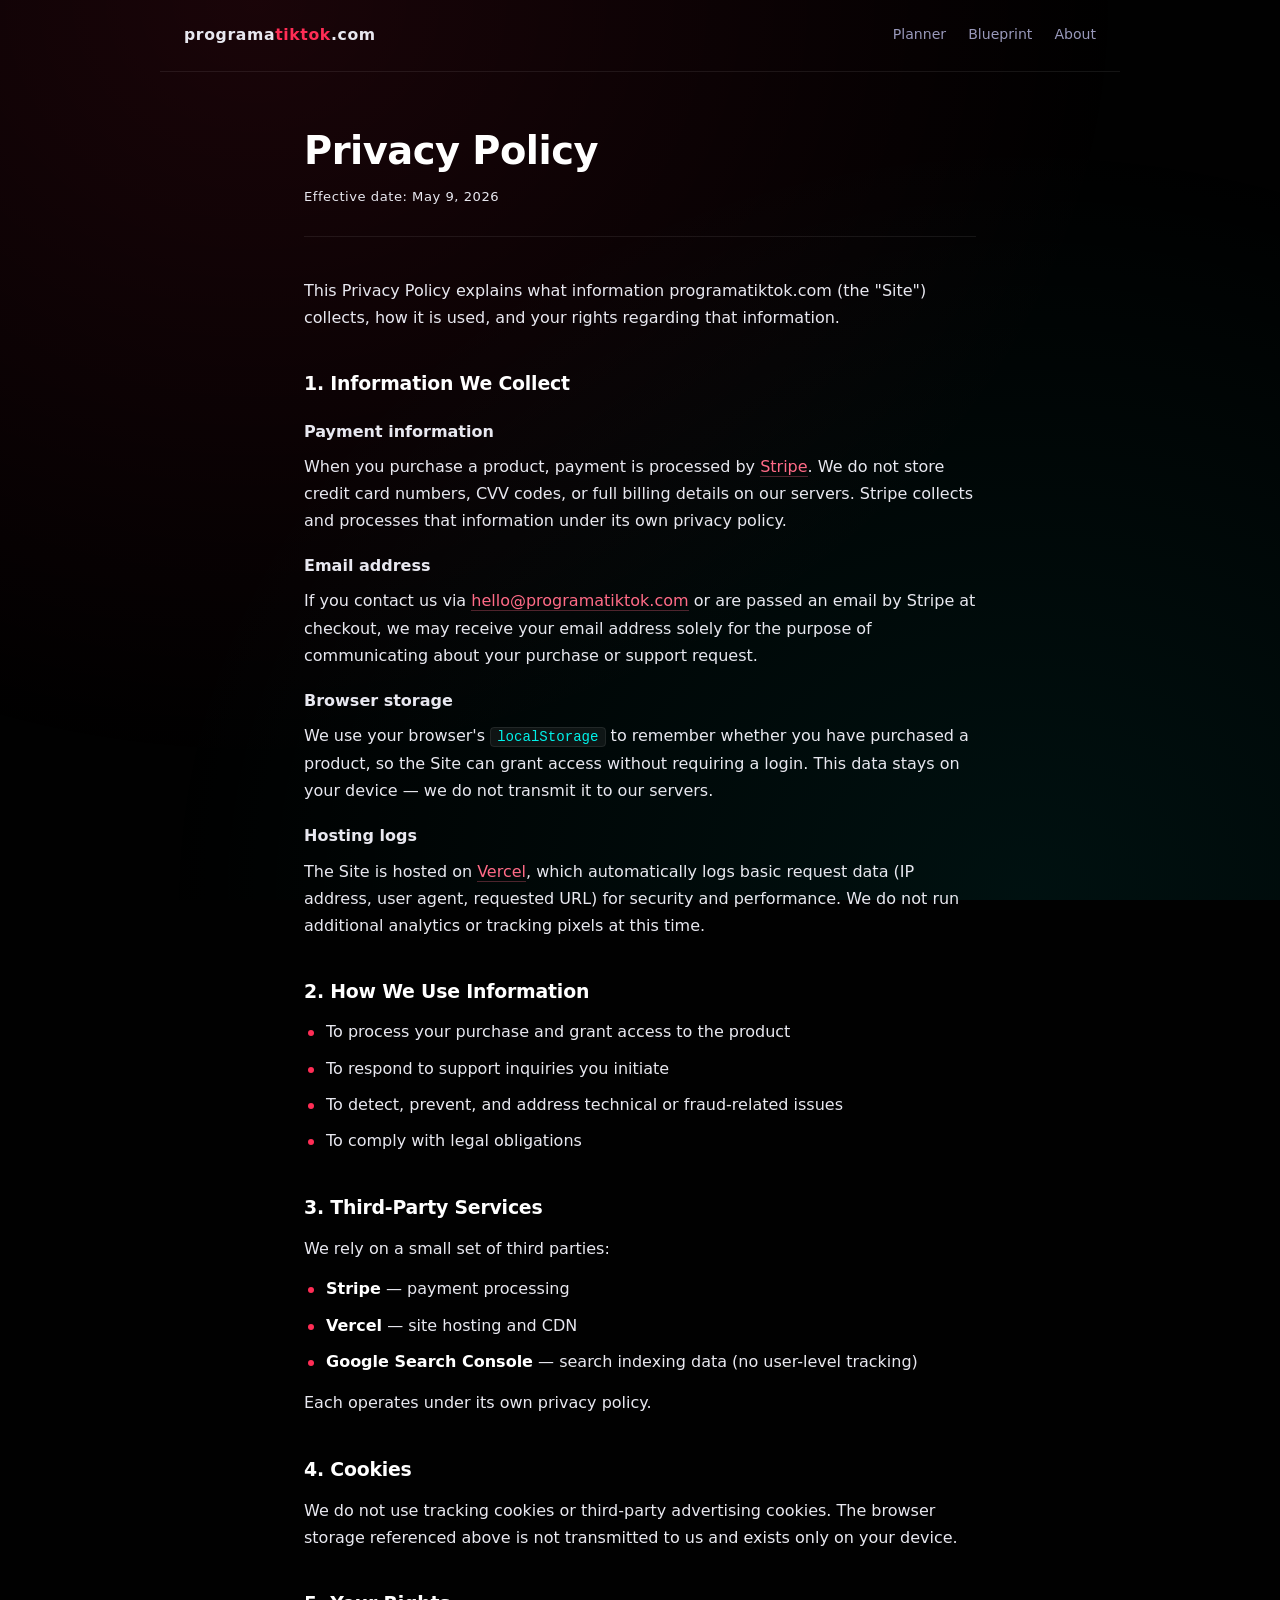
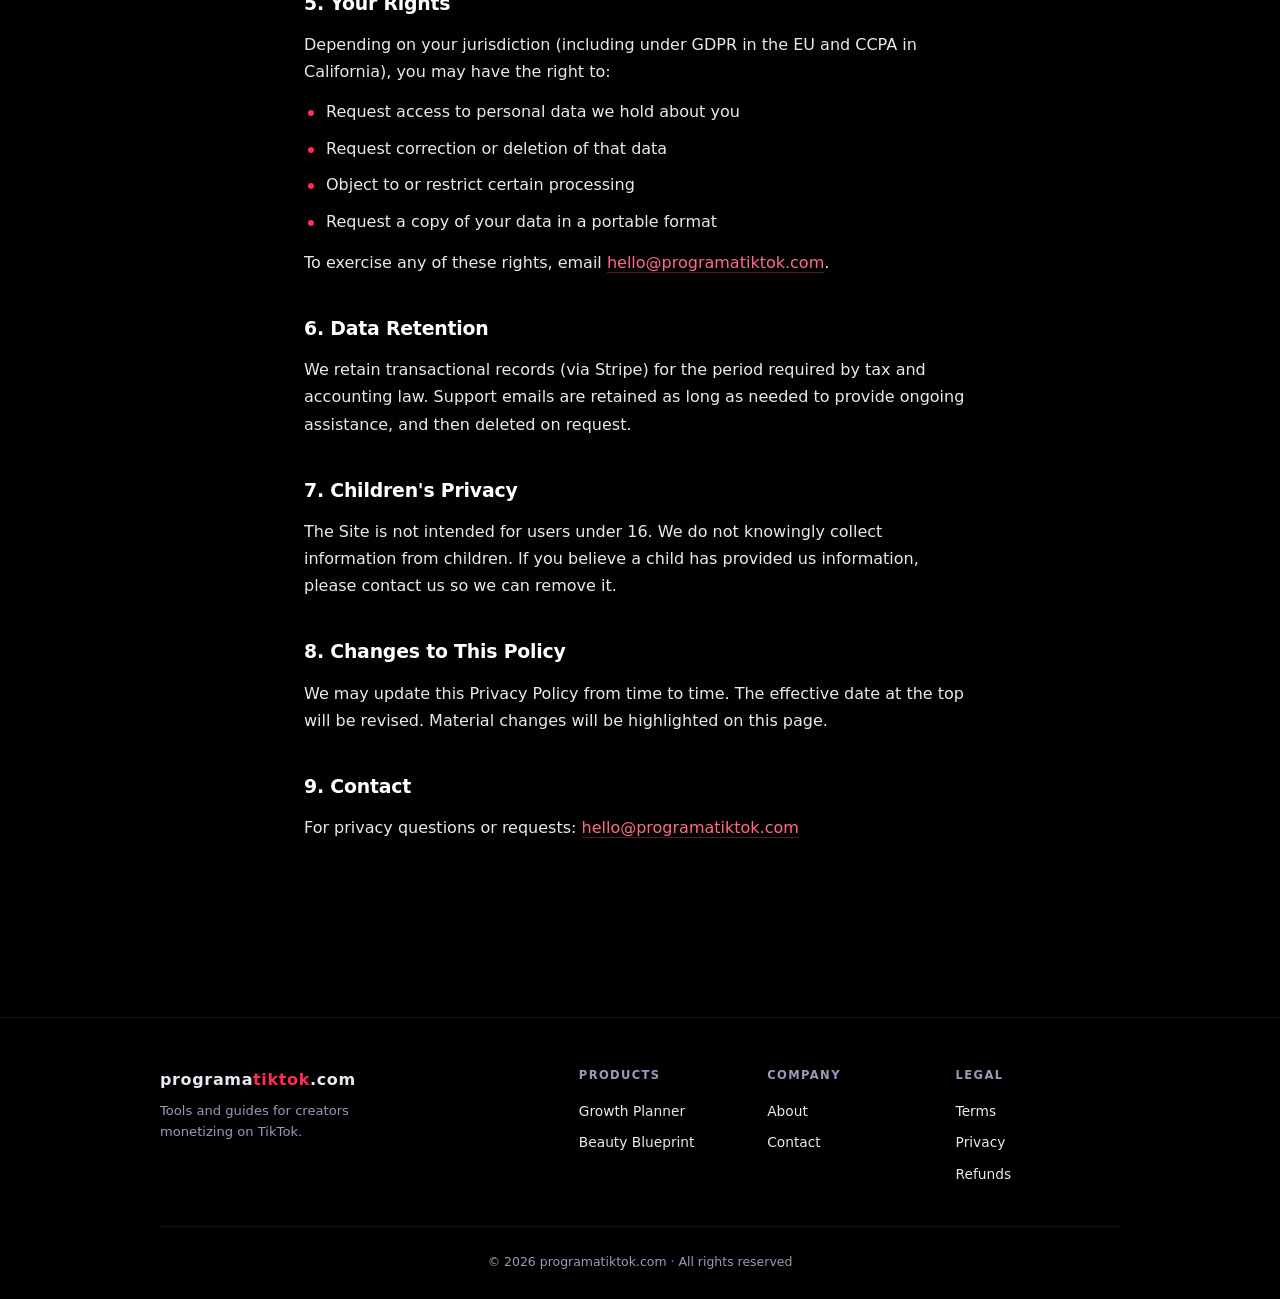
<file: privacy.html>
<!DOCTYPE html>
<html lang="en">
<head>
  <meta charset="UTF-8" />
  <meta name="viewport" content="width=device-width, initial-scale=1.0" />
  <script>
    if (location.hostname === 'vando90moraes.github.io') {
      var path = location.pathname.replace(/^\/programatiktok/, '') || '/';
      location.replace('https://programatiktok.com' + path + location.search + location.hash);
    }
  </script>
  <title>Privacy Policy — programatiktok.com</title>
  <meta name="description" content="Privacy Policy for programatiktok.com — what data we collect, how we use it, and the third-party services involved (Stripe, Vercel).">
  <link rel="canonical" href="https://programatiktok.com/privacy">
  <meta name="robots" content="index, follow">
  <link rel="stylesheet" href="/site.css">
</head>
<body>

<nav class="topnav">
  <a href="/" class="topnav-brand">programa<span>tiktok</span>.com</a>
  <div class="topnav-links">
    <a href="/planner">Planner</a>
    <a href="/beauty-creator-course">Blueprint</a>
    <a href="/about">About</a>
  </div>
</nav>

<main class="doc">
  <header class="doc-header">
    <h1>Privacy Policy</h1>
    <p class="doc-meta">Effective date: May 9, 2026</p>
  </header>

  <section>
    <p>This Privacy Policy explains what information programatiktok.com (the "Site") collects, how it is used, and your rights regarding that information.</p>
  </section>

  <section>
    <h2>1. Information We Collect</h2>
    <h3>Payment information</h3>
    <p>When you purchase a product, payment is processed by <a href="https://stripe.com" rel="nofollow noopener">Stripe</a>. We do not store credit card numbers, CVV codes, or full billing details on our servers. Stripe collects and processes that information under its own privacy policy.</p>
    <h3>Email address</h3>
    <p>If you contact us via <a href="mailto:hello@programatiktok.com">hello@programatiktok.com</a> or are passed an email by Stripe at checkout, we may receive your email address solely for the purpose of communicating about your purchase or support request.</p>
    <h3>Browser storage</h3>
    <p>We use your browser's <code>localStorage</code> to remember whether you have purchased a product, so the Site can grant access without requiring a login. This data stays on your device — we do not transmit it to our servers.</p>
    <h3>Hosting logs</h3>
    <p>The Site is hosted on <a href="https://vercel.com" rel="nofollow noopener">Vercel</a>, which automatically logs basic request data (IP address, user agent, requested URL) for security and performance. We do not run additional analytics or tracking pixels at this time.</p>
  </section>

  <section>
    <h2>2. How We Use Information</h2>
    <ul class="doc-list">
      <li>To process your purchase and grant access to the product</li>
      <li>To respond to support inquiries you initiate</li>
      <li>To detect, prevent, and address technical or fraud-related issues</li>
      <li>To comply with legal obligations</li>
    </ul>
  </section>

  <section>
    <h2>3. Third-Party Services</h2>
    <p>We rely on a small set of third parties:</p>
    <ul class="doc-list">
      <li><strong>Stripe</strong> — payment processing</li>
      <li><strong>Vercel</strong> — site hosting and CDN</li>
      <li><strong>Google Search Console</strong> — search indexing data (no user-level tracking)</li>
    </ul>
    <p>Each operates under its own privacy policy.</p>
  </section>

  <section>
    <h2>4. Cookies</h2>
    <p>We do not use tracking cookies or third-party advertising cookies. The browser storage referenced above is not transmitted to us and exists only on your device.</p>
  </section>

  <section>
    <h2>5. Your Rights</h2>
    <p>Depending on your jurisdiction (including under GDPR in the EU and CCPA in California), you may have the right to:</p>
    <ul class="doc-list">
      <li>Request access to personal data we hold about you</li>
      <li>Request correction or deletion of that data</li>
      <li>Object to or restrict certain processing</li>
      <li>Request a copy of your data in a portable format</li>
    </ul>
    <p>To exercise any of these rights, email <a href="mailto:hello@programatiktok.com">hello@programatiktok.com</a>.</p>
  </section>

  <section>
    <h2>6. Data Retention</h2>
    <p>We retain transactional records (via Stripe) for the period required by tax and accounting law. Support emails are retained as long as needed to provide ongoing assistance, and then deleted on request.</p>
  </section>

  <section>
    <h2>7. Children's Privacy</h2>
    <p>The Site is not intended for users under 16. We do not knowingly collect information from children. If you believe a child has provided us information, please contact us so we can remove it.</p>
  </section>

  <section>
    <h2>8. Changes to This Policy</h2>
    <p>We may update this Privacy Policy from time to time. The effective date at the top will be revised. Material changes will be highlighted on this page.</p>
  </section>

  <section>
    <h2>9. Contact</h2>
    <p>For privacy questions or requests: <a href="mailto:hello@programatiktok.com">hello@programatiktok.com</a></p>
  </section>
</main>

<footer class="site-footer">
  <div class="footer-inner">
    <div class="footer-brand-block">
      <div class="footer-brand-name">programa<span>tiktok</span>.com</div>
      <p class="footer-tagline">Tools and guides for creators monetizing on TikTok.</p>
    </div>
    <div class="footer-cols">
      <div class="footer-col">
        <h4>Products</h4>
        <a href="/planner">Growth Planner</a>
        <a href="/beauty-creator-course">Beauty Blueprint</a>
      </div>
      <div class="footer-col">
        <h4>Company</h4>
        <a href="/about">About</a>
        <a href="mailto:hello@programatiktok.com">Contact</a>
      </div>
      <div class="footer-col">
        <h4>Legal</h4>
        <a href="/terms">Terms</a>
        <a href="/privacy">Privacy</a>
        <a href="/refund">Refunds</a>
      </div>
    </div>
  </div>
  <div class="footer-copyright">© 2026 programatiktok.com · All rights reserved</div>
</footer>

</body>
</html>
</file>
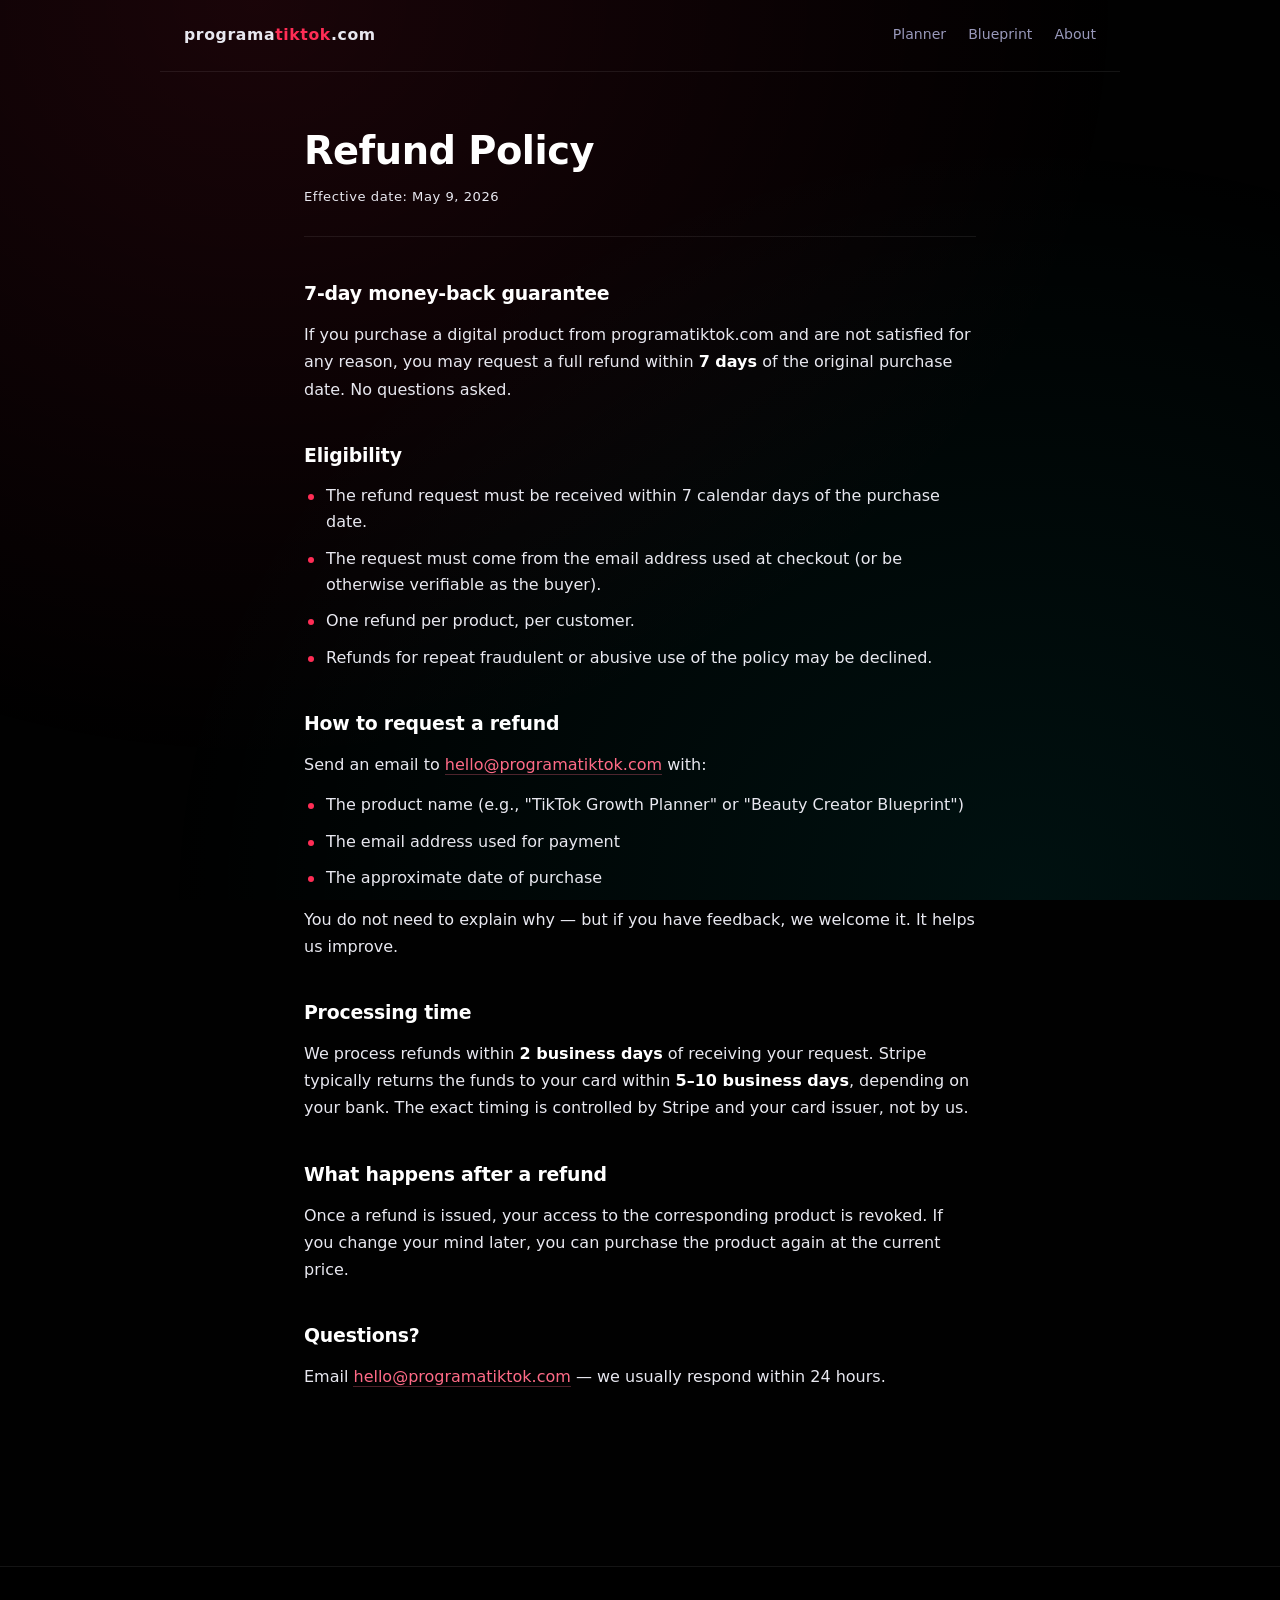
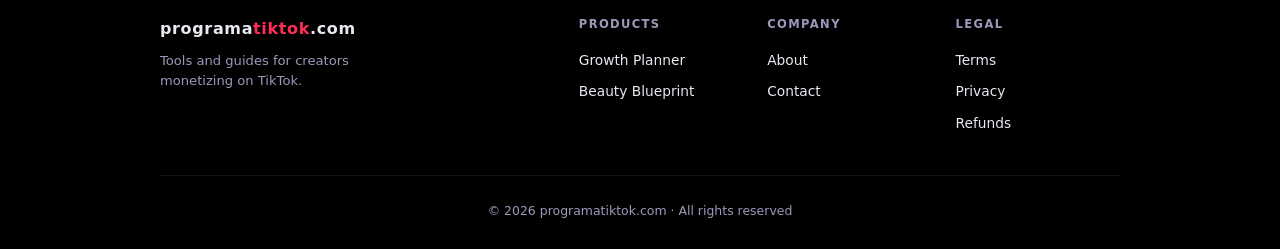
<file: refund.html>
<!DOCTYPE html>
<html lang="en">
<head>
  <meta charset="UTF-8" />
  <meta name="viewport" content="width=device-width, initial-scale=1.0" />
  <script>
    if (location.hostname === 'vando90moraes.github.io') {
      var path = location.pathname.replace(/^\/programatiktok/, '') || '/';
      location.replace('https://programatiktok.com' + path + location.search + location.hash);
    }
  </script>
  <title>Refund Policy — programatiktok.com</title>
  <meta name="description" content="7-day money-back guarantee on all programatiktok.com digital products. Simple refund policy with no questions asked.">
  <link rel="canonical" href="https://programatiktok.com/refund">
  <meta name="robots" content="index, follow">
  <link rel="stylesheet" href="/site.css">
</head>
<body>

<nav class="topnav">
  <a href="/" class="topnav-brand">programa<span>tiktok</span>.com</a>
  <div class="topnav-links">
    <a href="/planner">Planner</a>
    <a href="/beauty-creator-course">Blueprint</a>
    <a href="/about">About</a>
  </div>
</nav>

<main class="doc">
  <header class="doc-header">
    <h1>Refund Policy</h1>
    <p class="doc-meta">Effective date: May 9, 2026</p>
  </header>

  <section>
    <h2>7-day money-back guarantee</h2>
    <p>If you purchase a digital product from programatiktok.com and are not satisfied for any reason, you may request a full refund within <strong>7 days</strong> of the original purchase date. No questions asked.</p>
  </section>

  <section>
    <h2>Eligibility</h2>
    <ul class="doc-list">
      <li>The refund request must be received within 7 calendar days of the purchase date.</li>
      <li>The request must come from the email address used at checkout (or be otherwise verifiable as the buyer).</li>
      <li>One refund per product, per customer.</li>
      <li>Refunds for repeat fraudulent or abusive use of the policy may be declined.</li>
    </ul>
  </section>

  <section>
    <h2>How to request a refund</h2>
    <p>Send an email to <a href="mailto:hello@programatiktok.com?subject=Refund%20request">hello@programatiktok.com</a> with:</p>
    <ul class="doc-list">
      <li>The product name (e.g., "TikTok Growth Planner" or "Beauty Creator Blueprint")</li>
      <li>The email address used for payment</li>
      <li>The approximate date of purchase</li>
    </ul>
    <p>You do not need to explain why — but if you have feedback, we welcome it. It helps us improve.</p>
  </section>

  <section>
    <h2>Processing time</h2>
    <p>We process refunds within <strong>2 business days</strong> of receiving your request. Stripe typically returns the funds to your card within <strong>5–10 business days</strong>, depending on your bank. The exact timing is controlled by Stripe and your card issuer, not by us.</p>
  </section>

  <section>
    <h2>What happens after a refund</h2>
    <p>Once a refund is issued, your access to the corresponding product is revoked. If you change your mind later, you can purchase the product again at the current price.</p>
  </section>

  <section>
    <h2>Questions?</h2>
    <p>Email <a href="mailto:hello@programatiktok.com">hello@programatiktok.com</a> — we usually respond within 24 hours.</p>
  </section>
</main>

<footer class="site-footer">
  <div class="footer-inner">
    <div class="footer-brand-block">
      <div class="footer-brand-name">programa<span>tiktok</span>.com</div>
      <p class="footer-tagline">Tools and guides for creators monetizing on TikTok.</p>
    </div>
    <div class="footer-cols">
      <div class="footer-col">
        <h4>Products</h4>
        <a href="/planner">Growth Planner</a>
        <a href="/beauty-creator-course">Beauty Blueprint</a>
      </div>
      <div class="footer-col">
        <h4>Company</h4>
        <a href="/about">About</a>
        <a href="mailto:hello@programatiktok.com">Contact</a>
      </div>
      <div class="footer-col">
        <h4>Legal</h4>
        <a href="/terms">Terms</a>
        <a href="/privacy">Privacy</a>
        <a href="/refund">Refunds</a>
      </div>
    </div>
  </div>
  <div class="footer-copyright">© 2026 programatiktok.com · All rights reserved</div>
</footer>

</body>
</html>
</file>
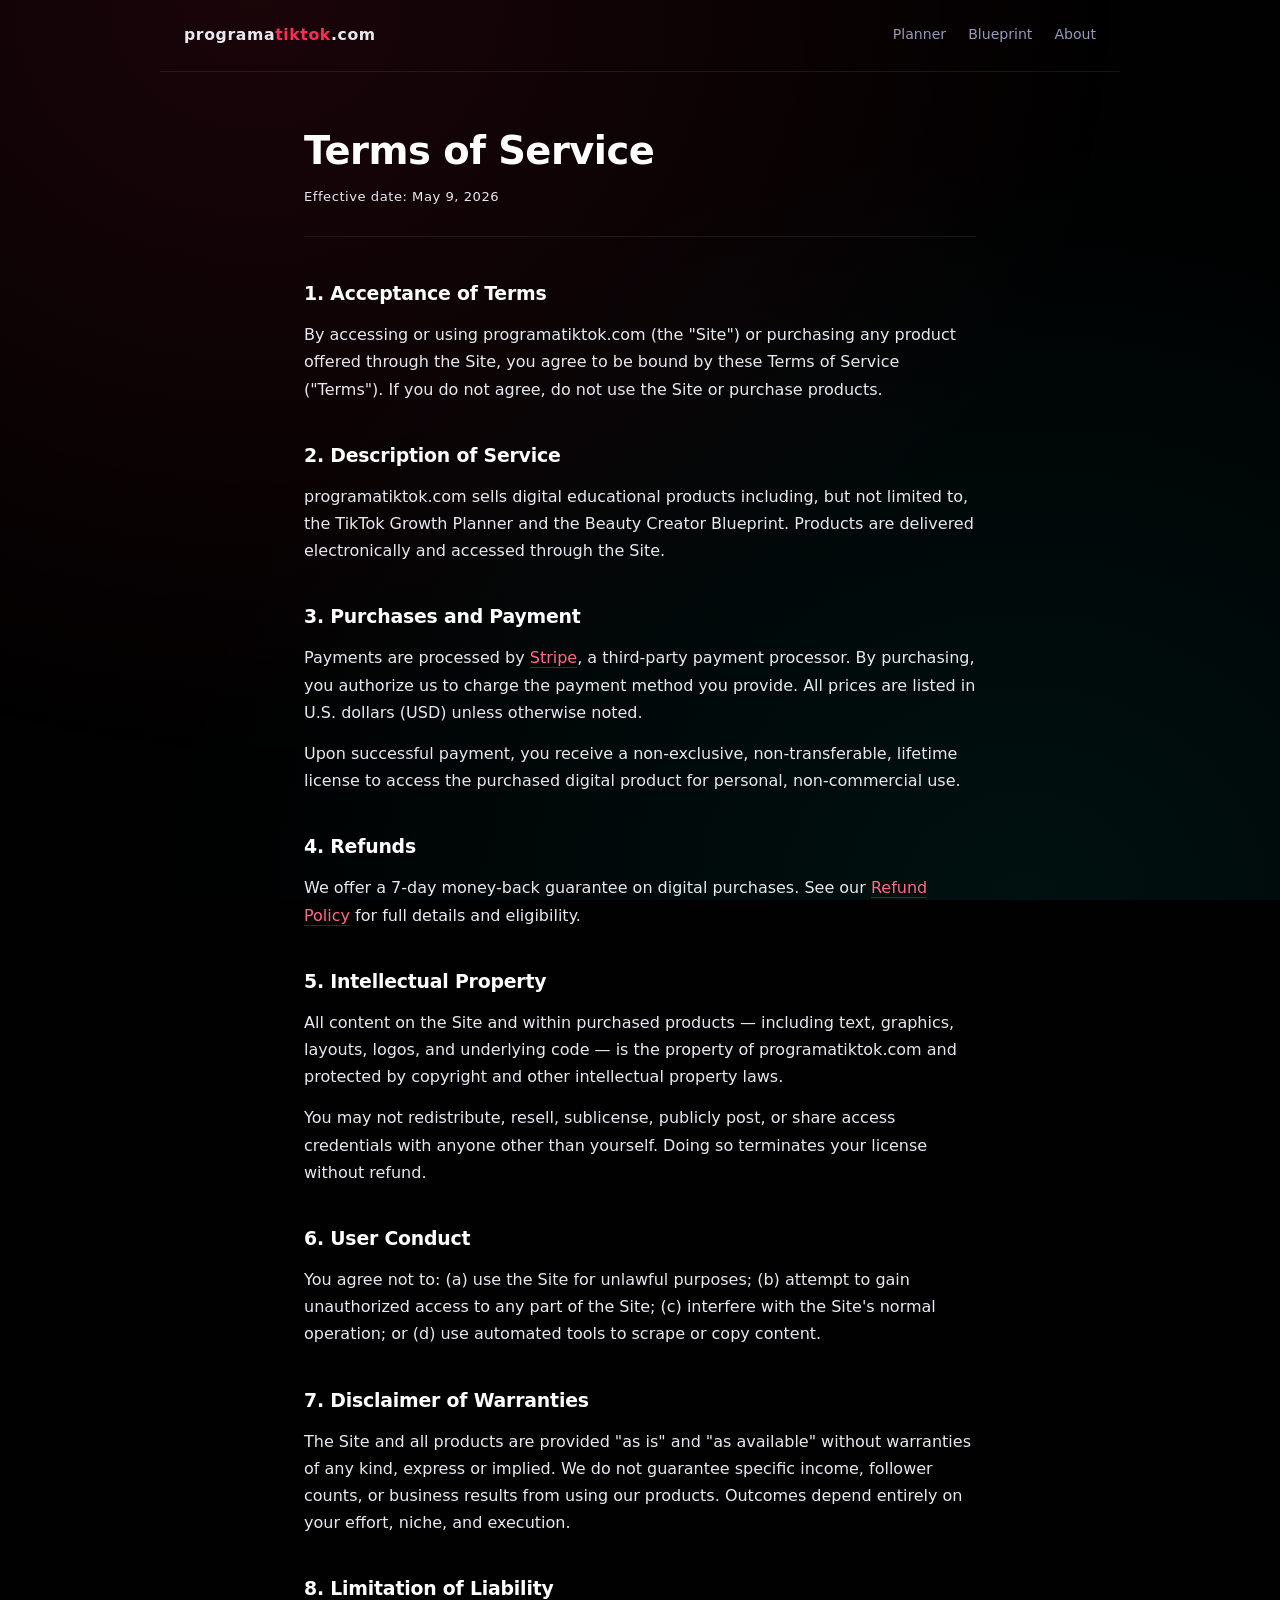
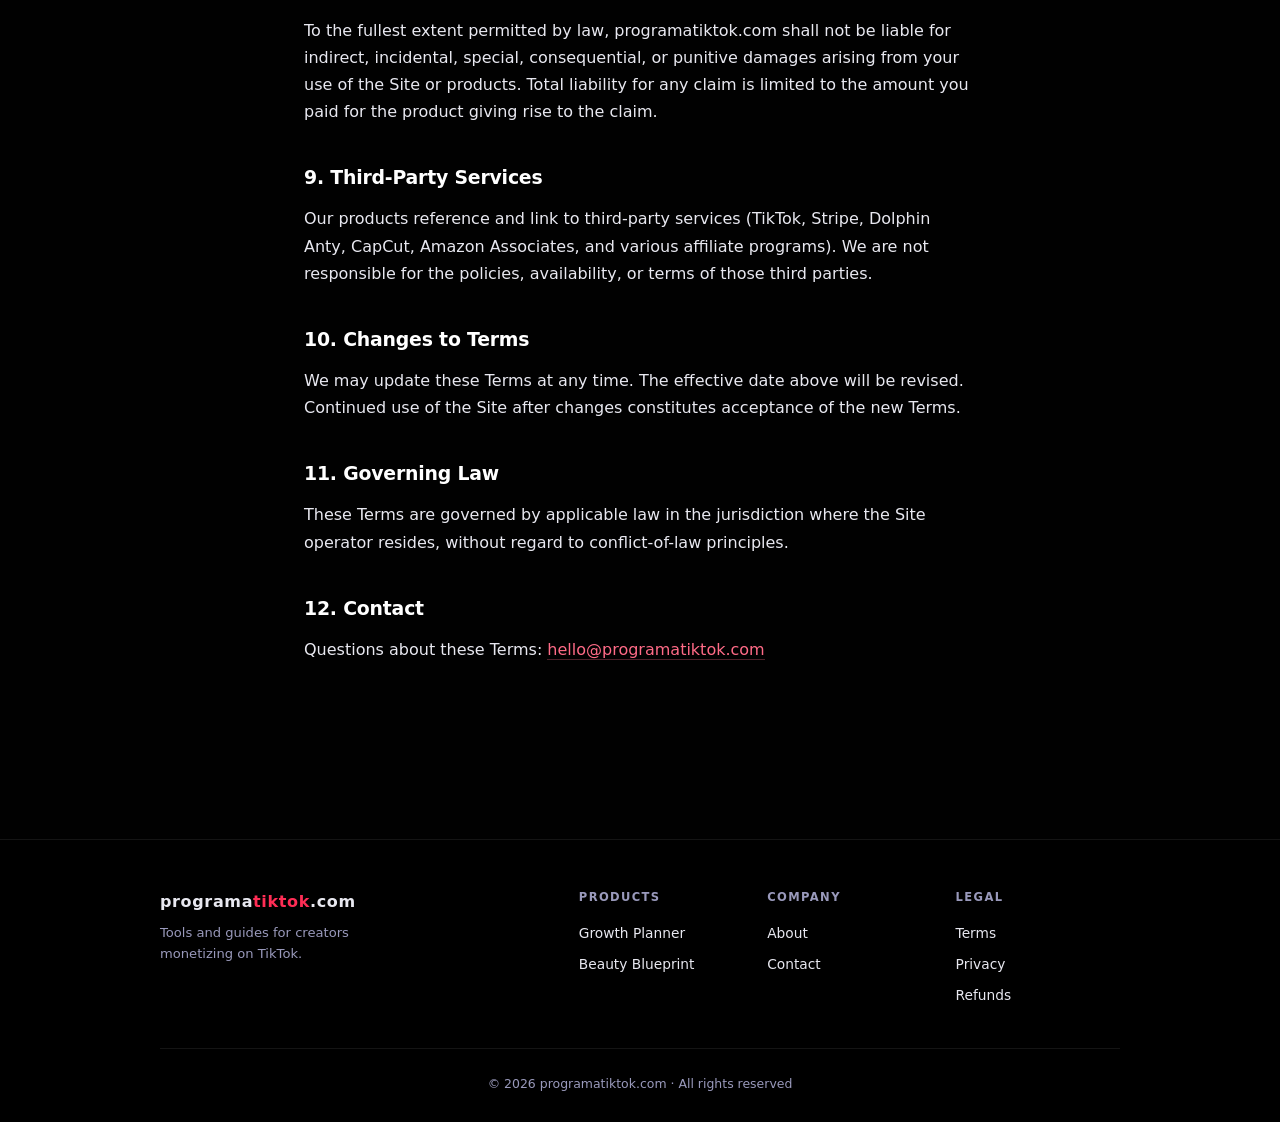
<file: terms.html>
<!DOCTYPE html>
<html lang="en">
<head>
  <meta charset="UTF-8" />
  <meta name="viewport" content="width=device-width, initial-scale=1.0" />
  <script>
    if (location.hostname === 'vando90moraes.github.io') {
      var path = location.pathname.replace(/^\/programatiktok/, '') || '/';
      location.replace('https://programatiktok.com' + path + location.search + location.hash);
    }
  </script>
  <title>Terms of Service — programatiktok.com</title>
  <meta name="description" content="Terms of Service for programatiktok.com — covering use of the site, digital product purchases, refunds, and limitations of liability.">
  <link rel="canonical" href="https://programatiktok.com/terms">
  <meta name="robots" content="index, follow">
  <link rel="stylesheet" href="/site.css">
</head>
<body>

<nav class="topnav">
  <a href="/" class="topnav-brand">programa<span>tiktok</span>.com</a>
  <div class="topnav-links">
    <a href="/planner">Planner</a>
    <a href="/beauty-creator-course">Blueprint</a>
    <a href="/about">About</a>
  </div>
</nav>

<main class="doc">
  <header class="doc-header">
    <h1>Terms of Service</h1>
    <p class="doc-meta">Effective date: May 9, 2026</p>
  </header>

  <section>
    <h2>1. Acceptance of Terms</h2>
    <p>By accessing or using programatiktok.com (the "Site") or purchasing any product offered through the Site, you agree to be bound by these Terms of Service ("Terms"). If you do not agree, do not use the Site or purchase products.</p>
  </section>

  <section>
    <h2>2. Description of Service</h2>
    <p>programatiktok.com sells digital educational products including, but not limited to, the TikTok Growth Planner and the Beauty Creator Blueprint. Products are delivered electronically and accessed through the Site.</p>
  </section>

  <section>
    <h2>3. Purchases and Payment</h2>
    <p>Payments are processed by <a href="https://stripe.com" rel="nofollow noopener">Stripe</a>, a third-party payment processor. By purchasing, you authorize us to charge the payment method you provide. All prices are listed in U.S. dollars (USD) unless otherwise noted.</p>
    <p>Upon successful payment, you receive a non-exclusive, non-transferable, lifetime license to access the purchased digital product for personal, non-commercial use.</p>
  </section>

  <section>
    <h2>4. Refunds</h2>
    <p>We offer a 7-day money-back guarantee on digital purchases. See our <a href="/refund">Refund Policy</a> for full details and eligibility.</p>
  </section>

  <section>
    <h2>5. Intellectual Property</h2>
    <p>All content on the Site and within purchased products — including text, graphics, layouts, logos, and underlying code — is the property of programatiktok.com and protected by copyright and other intellectual property laws.</p>
    <p>You may not redistribute, resell, sublicense, publicly post, or share access credentials with anyone other than yourself. Doing so terminates your license without refund.</p>
  </section>

  <section>
    <h2>6. User Conduct</h2>
    <p>You agree not to: (a) use the Site for unlawful purposes; (b) attempt to gain unauthorized access to any part of the Site; (c) interfere with the Site's normal operation; or (d) use automated tools to scrape or copy content.</p>
  </section>

  <section>
    <h2>7. Disclaimer of Warranties</h2>
    <p>The Site and all products are provided "as is" and "as available" without warranties of any kind, express or implied. We do not guarantee specific income, follower counts, or business results from using our products. Outcomes depend entirely on your effort, niche, and execution.</p>
  </section>

  <section>
    <h2>8. Limitation of Liability</h2>
    <p>To the fullest extent permitted by law, programatiktok.com shall not be liable for indirect, incidental, special, consequential, or punitive damages arising from your use of the Site or products. Total liability for any claim is limited to the amount you paid for the product giving rise to the claim.</p>
  </section>

  <section>
    <h2>9. Third-Party Services</h2>
    <p>Our products reference and link to third-party services (TikTok, Stripe, Dolphin Anty, CapCut, Amazon Associates, and various affiliate programs). We are not responsible for the policies, availability, or terms of those third parties.</p>
  </section>

  <section>
    <h2>10. Changes to Terms</h2>
    <p>We may update these Terms at any time. The effective date above will be revised. Continued use of the Site after changes constitutes acceptance of the new Terms.</p>
  </section>

  <section>
    <h2>11. Governing Law</h2>
    <p>These Terms are governed by applicable law in the jurisdiction where the Site operator resides, without regard to conflict-of-law principles.</p>
  </section>

  <section>
    <h2>12. Contact</h2>
    <p>Questions about these Terms: <a href="mailto:hello@programatiktok.com">hello@programatiktok.com</a></p>
  </section>
</main>

<footer class="site-footer">
  <div class="footer-inner">
    <div class="footer-brand-block">
      <div class="footer-brand-name">programa<span>tiktok</span>.com</div>
      <p class="footer-tagline">Tools and guides for creators monetizing on TikTok.</p>
    </div>
    <div class="footer-cols">
      <div class="footer-col">
        <h4>Products</h4>
        <a href="/planner">Growth Planner</a>
        <a href="/beauty-creator-course">Beauty Blueprint</a>
      </div>
      <div class="footer-col">
        <h4>Company</h4>
        <a href="/about">About</a>
        <a href="mailto:hello@programatiktok.com">Contact</a>
      </div>
      <div class="footer-col">
        <h4>Legal</h4>
        <a href="/terms">Terms</a>
        <a href="/privacy">Privacy</a>
        <a href="/refund">Refunds</a>
      </div>
    </div>
  </div>
  <div class="footer-copyright">© 2026 programatiktok.com · All rights reserved</div>
</footer>

</body>
</html>
</file>
<file: site.css>
/* ─────────────────────────────────────────
   programatiktok.com — shared site styles
   Used by: about, terms, privacy, refund
   ───────────────────────────────────────── */

:root {
  --pink: #ff2d55;
  --pink-light: #ff6b87;
  --cyan: #00f2ea;
  --dark: #010101;
  --card: #1a1a40;
  --text: #e8e8f0;
  --muted: #9999bb;
  --border: rgba(255,255,255,.08);
  --border-strong: rgba(255,255,255,.14);
}

* { box-sizing: border-box; margin: 0; padding: 0; }

html { scroll-behavior: smooth; }

body {
  background: var(--dark);
  color: var(--text);
  font-family: 'Segoe UI', system-ui, -apple-system, sans-serif;
  font-size: 16px;
  line-height: 1.7;
  min-height: 100vh;
  overflow-x: hidden;
}

body::before {
  content: '';
  position: fixed;
  inset: 0;
  background:
    radial-gradient(ellipse at 20% 0%, rgba(255,45,85,.10) 0%, transparent 60%),
    radial-gradient(ellipse at 80% 100%, rgba(0,242,234,.07) 0%, transparent 60%);
  pointer-events: none;
  z-index: 0;
}

/* ─────────────  TOP NAV  ───────────── */
.topnav {
  position: relative;
  z-index: 10;
  display: flex;
  align-items: center;
  justify-content: space-between;
  max-width: 960px;
  margin: 0 auto;
  padding: 22px 24px;
  border-bottom: 1px solid var(--border);
}

.topnav-brand {
  font-size: .98rem;
  font-weight: 700;
  letter-spacing: .04em;
  color: var(--text);
  text-decoration: none;
  text-transform: lowercase;
}
.topnav-brand span { color: var(--pink); }

.topnav-links {
  display: flex;
  gap: 22px;
}
.topnav-links a {
  color: var(--muted);
  text-decoration: none;
  font-size: .88rem;
  font-weight: 500;
  transition: color .15s;
}
.topnav-links a:hover,
.topnav-links a.active {
  color: var(--text);
}
.topnav-links a.active {
  color: var(--pink-light);
}

@media (max-width: 540px) {
  .topnav { padding: 16px 20px; flex-direction: column; gap: 12px; align-items: flex-start; }
  .topnav-links { gap: 16px; }
}

/* ─────────────  DOC PAGES  ───────────── */
.doc {
  position: relative;
  z-index: 1;
  max-width: 720px;
  margin: 0 auto;
  padding: 56px 24px 80px;
}

.doc-header {
  margin-bottom: 40px;
  padding-bottom: 28px;
  border-bottom: 1px solid var(--border);
}

.doc-header h1 {
  font-size: clamp(1.8rem, 4vw, 2.4rem);
  font-weight: 800;
  color: #fff;
  letter-spacing: -.5px;
  line-height: 1.2;
  margin-bottom: 12px;
}

.doc-lede {
  font-size: 1.05rem;
  color: var(--muted);
  line-height: 1.6;
  max-width: 540px;
}

.doc-meta {
  font-size: .82rem;
  color: var(--muted);
  letter-spacing: .04em;
}

.doc section {
  margin-bottom: 36px;
}

.doc h2 {
  font-size: 1.18rem;
  font-weight: 700;
  color: #fff;
  margin-bottom: 12px;
  letter-spacing: -.2px;
}

.doc h3 {
  font-size: 1rem;
  font-weight: 700;
  color: var(--text);
  margin-top: 18px;
  margin-bottom: 8px;
}

.doc p {
  color: var(--text);
  margin-bottom: 14px;
  line-height: 1.7;
}

.doc p:last-child { margin-bottom: 0; }

.doc a {
  color: var(--pink-light);
  text-decoration: none;
  border-bottom: 1px solid rgba(255,107,135,.3);
  transition: border-color .15s, color .15s;
}
.doc a:hover {
  color: var(--cyan);
  border-bottom-color: var(--cyan);
}

.doc strong {
  color: #fff;
  font-weight: 700;
}

.doc em {
  color: var(--muted);
  font-style: italic;
}

.doc code {
  background: rgba(255,255,255,.06);
  border: 1px solid var(--border);
  border-radius: 4px;
  padding: 1px 6px;
  font-size: .88em;
  font-family: 'SF Mono', Menlo, Consolas, monospace;
  color: var(--cyan);
}

.doc-list {
  list-style: none;
  padding: 0;
  margin-bottom: 14px;
}
.doc-list li {
  position: relative;
  padding-left: 22px;
  margin-bottom: 10px;
  color: var(--text);
  line-height: 1.65;
}
.doc-list li::before {
  content: '';
  position: absolute;
  left: 4px;
  top: 11px;
  width: 6px;
  height: 6px;
  background: var(--pink);
  border-radius: 50%;
}

/* ─────────────  SITE FOOTER  ───────────── */
.site-footer {
  position: relative;
  z-index: 1;
  border-top: 1px solid var(--border);
  background: rgba(0,0,0,.25);
  padding: 48px 24px 28px;
  margin-top: 60px;
}

.footer-inner {
  display: grid;
  grid-template-columns: 1.4fr 2fr;
  gap: 40px;
  max-width: 960px;
  margin: 0 auto 32px;
}

.footer-brand-block {}

.footer-brand-name {
  font-size: 1rem;
  font-weight: 700;
  letter-spacing: .04em;
  color: var(--text);
  text-transform: lowercase;
  margin-bottom: 8px;
}
.footer-brand-name span { color: var(--pink); }

.footer-tagline {
  font-size: .82rem;
  color: var(--muted);
  line-height: 1.55;
  max-width: 260px;
}

.footer-cols {
  display: grid;
  grid-template-columns: 1fr 1fr 1fr;
  gap: 24px;
}

.footer-col h4 {
  font-size: .72rem;
  font-weight: 700;
  letter-spacing: .12em;
  text-transform: uppercase;
  color: var(--muted);
  margin-bottom: 14px;
}

.footer-col a {
  display: block;
  font-size: .86rem;
  color: var(--text);
  text-decoration: none;
  margin-bottom: 8px;
  transition: color .15s;
}
.footer-col a:hover { color: var(--pink-light); }

.footer-copyright {
  max-width: 960px;
  margin: 0 auto;
  padding-top: 24px;
  border-top: 1px solid var(--border);
  text-align: center;
  font-size: .78rem;
  color: var(--muted);
}

@media (max-width: 640px) {
  .footer-inner { grid-template-columns: 1fr; gap: 28px; }
  .footer-cols { grid-template-columns: 1fr 1fr; gap: 20px; }
}
</file>
